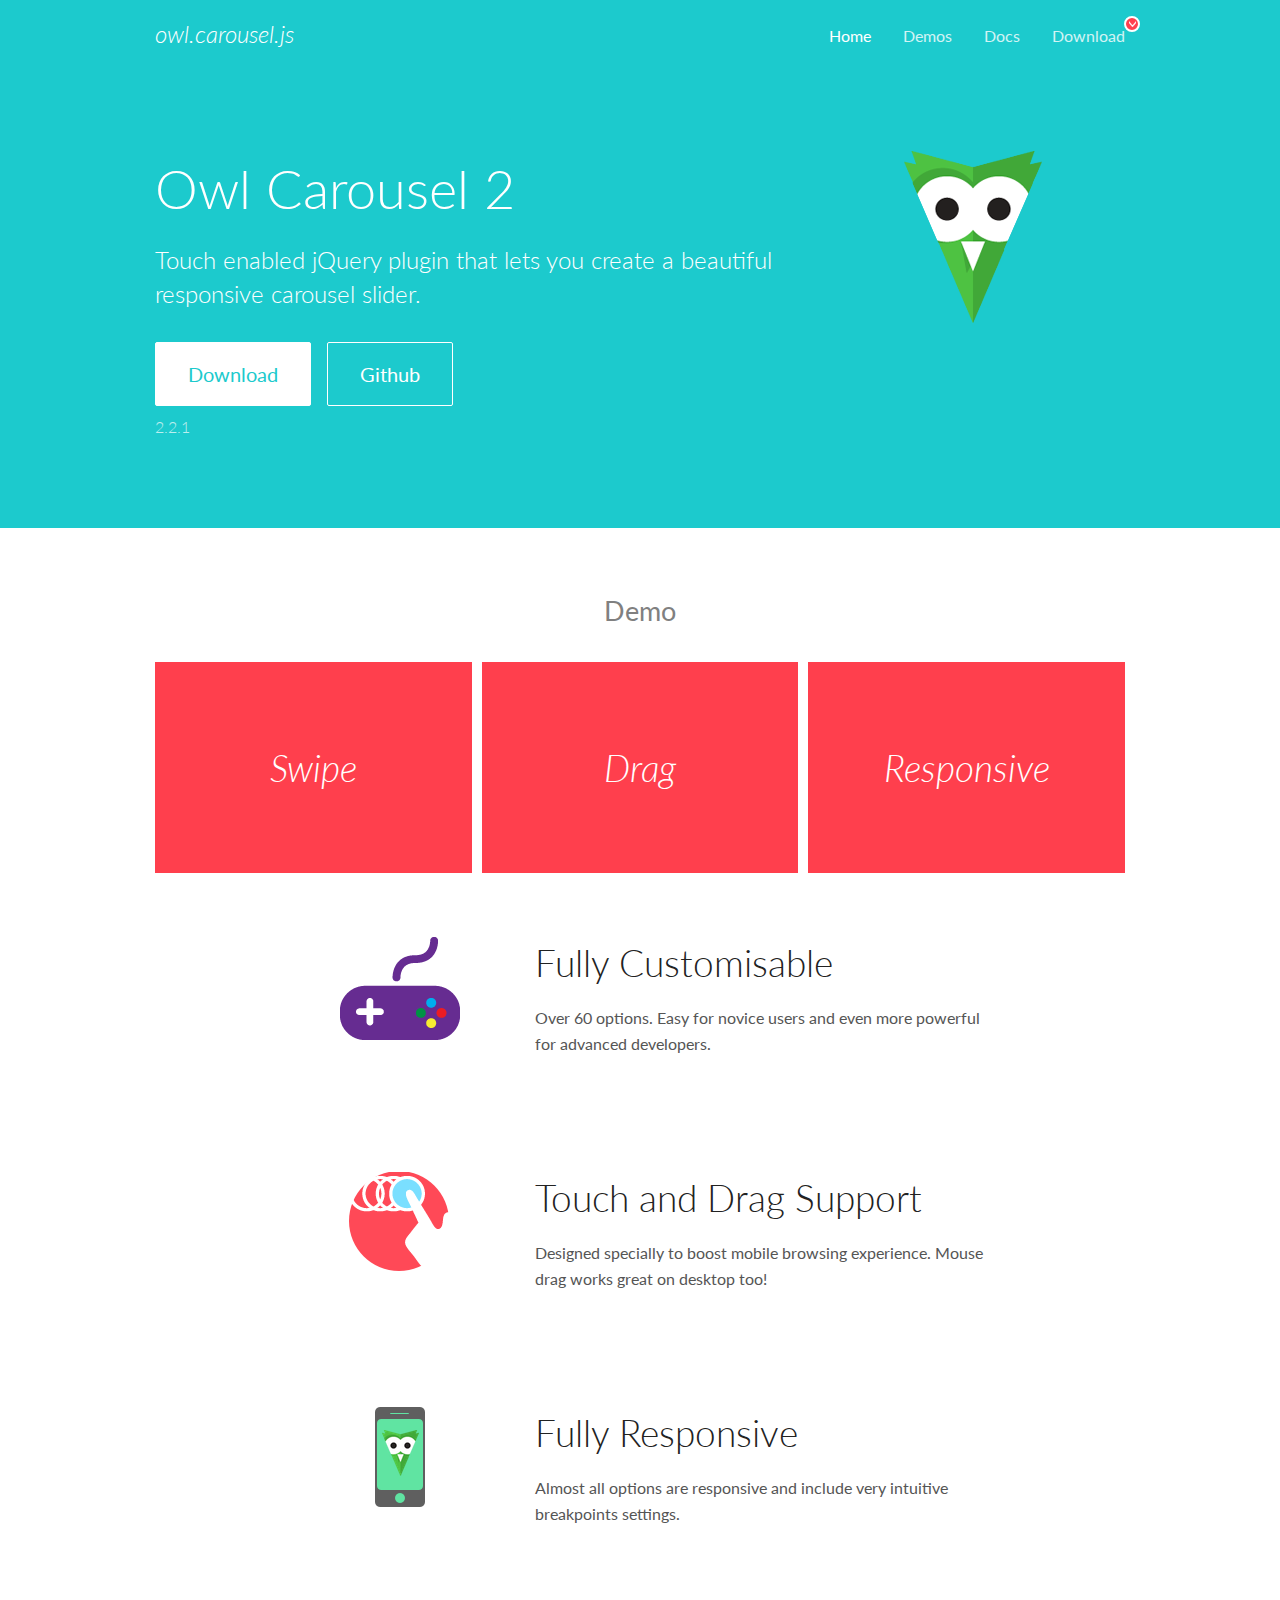
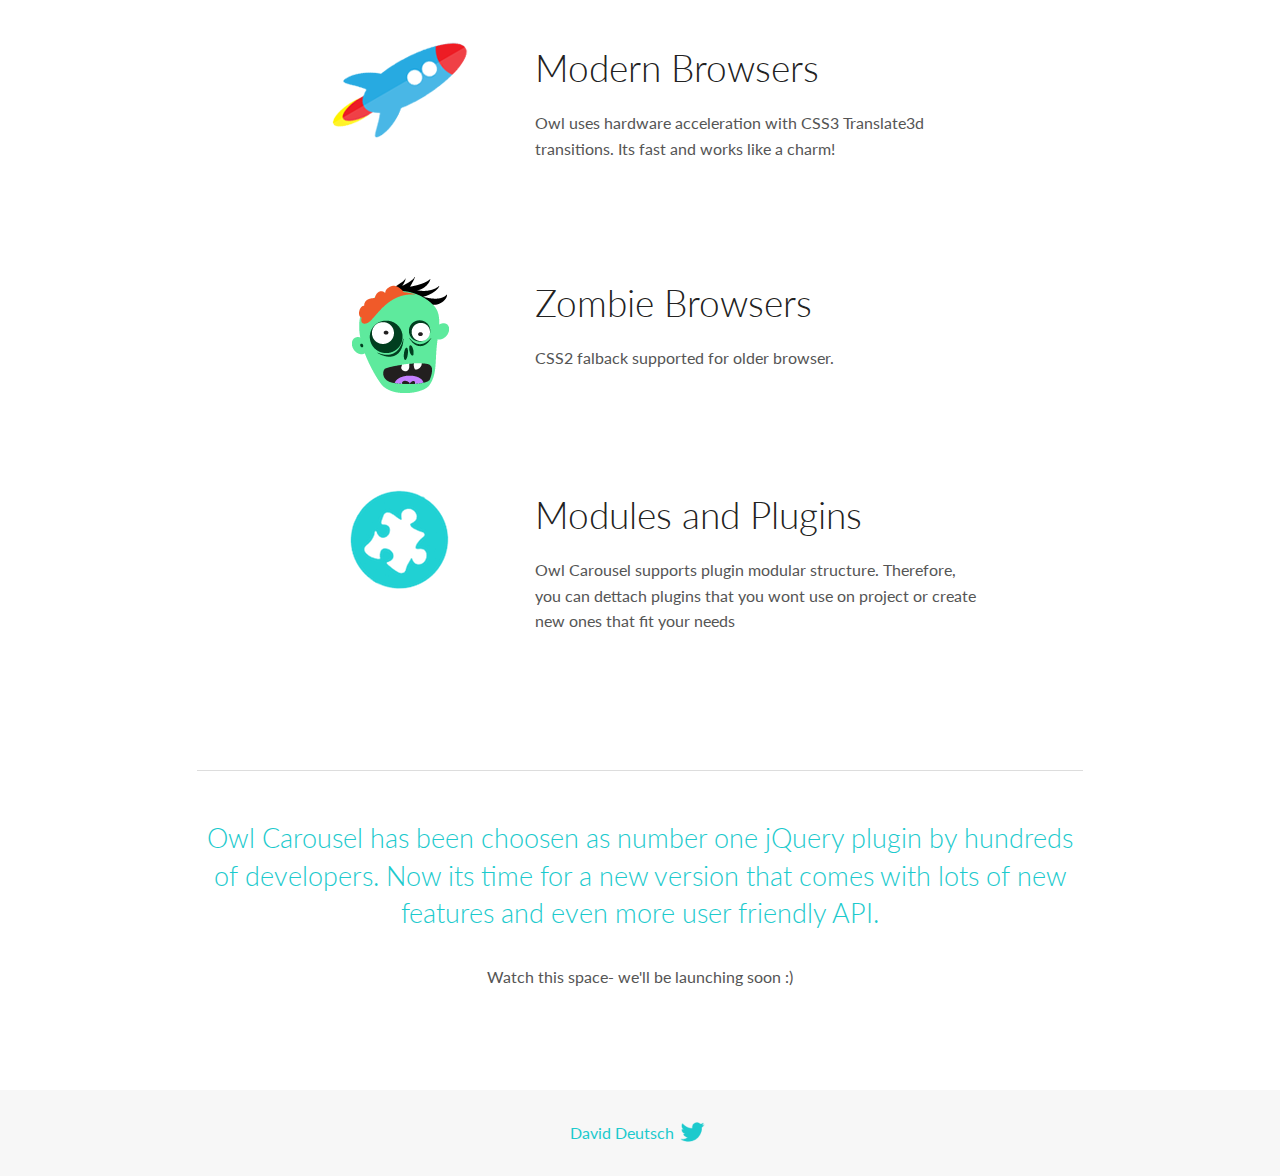
<file: OwlCarousel2-2.2.1/docs/index.html>
<!DOCTYPE html>
<html lang="en">
  <head>

    <!-- head -->
    <meta charset="utf-8">
    <meta name="msapplication-tap-highlight" content="no" />
    <meta name="viewport" content="width=device-width, initial-scale=1.0" />
    <meta name="description" content="Touch enabled jQuery plugin that lets you create beautiful responsive carousel slider.">
    <meta name="author" content="David Deutsch">
    <title>
      Home | Owl Carousel | 2.2.1
    </title>

    <!-- Stylesheets -->
    <link href='https://fonts.googleapis.com/css?family=Lato:300,400,700,400italic,300italic' rel='stylesheet' type='text/css'>
    <link rel="stylesheet" href="assets/css/docs.theme.min.css">

    <!-- Owl Stylesheets -->
    <link rel="stylesheet" href="assets/owlcarousel/assets/owl.carousel.min.css">
    <link rel="stylesheet" href="assets/owlcarousel/assets/owl.theme.default.min.css">

    <!-- HTML5 shim and Respond.js IE8 support of HTML5 elements and media queries -->

    <!--[if lt IE 9]>
      <script src="https://oss.maxcdn.com/libs/html5shiv/3.7.0/html5shiv.js"></script>
      <script src="https://oss.maxcdn.com/libs/respond.js/1.3.0/respond.min.js"></script>
    <![endif]-->

    <!-- Favicons -->
    <link rel="apple-touch-icon-precomposed" sizes="144x144" href="assets/ico/apple-touch-icon-144-precomposed.png">
    <link rel="shortcut icon" href="assets/ico/favicon.png">
    <link rel="shortcut icon" href="favicon.ico">

    <!-- Yeah i know js should not be in header. Its required for demos.-->

    <!-- javascript -->
    <script src="assets/vendors/jquery.min.js"></script>
    <script src="assets/owlcarousel/owl.carousel.js"></script>
  </head>
  <body>

    <!-- header -->
    <header class="header">
      <div class="row">
        <div class="large-12 columns">
          <div class="brand left">
            <h3>
              <a href="/OwlCarousel2/">owl.carousel.js</a> 
            </h3>
          </div>
          <a id="toggle-nav" class="right">
            <span></span> <span></span> <span></span> 
          </a> 
          <div class="nav-bar">
            <ul class="clearfix">
              <li class="active">
                <a href="/OwlCarousel2/index.html">Home</a> 
              </li>
              <li> <a href="/OwlCarousel2/demos/demos.html">Demos</a>  </li>
              <li> <a href="/OwlCarousel2/docs/started-welcome.html">Docs</a>  </li>
              <li>
                <a href="https://github.com/OwlCarousel2/OwlCarousel2/archive/2.2.1.zip">Download</a> 
                <span class="download"></span> 
              </li>
            </ul>
          </div>
        </div>
      </div>
    </header>

    <!-- home panel -->
    <section id="hero">
      <div class="row">
        <div class="large-8 medium-8 columns">
          <h1>Owl Carousel 2</h1>
          <h4>Touch enabled jQuery plugin that lets you create a beautiful responsive carousel slider.</h4>
          <a href="https://github.com/OwlCarousel2/OwlCarousel2/archive/2.2.1.zip" class="hero-button">Download</a> 
          <a href="https://github.com/OwlCarousel2/OwlCarousel2" class="hero-button outline">Github</a> 
          <p>2.2.1</p>
        </div>
        <div class="large-4 medium-4 columns">
          <img class="owl-logo" src="assets/img/owl-logo.png" alt="mr. Owl">
        </div>
      </div>
    </section>

    <!-- body -->
    <div class="home-demo">
      <div class="row">
        <div class="large-12 columns">
          <h3>Demo</h3>
          <div class="owl-carousel">
            <div class="item">
              <h2>Swipe</h2>
            </div>
            <div class="item">
              <h2>Drag</h2>
            </div>
            <div class="item">
              <h2>Responsive</h2>
            </div>
            <div class="item">
              <h2>CSS3</h2>
            </div>
            <div class="item">
              <h2>Fast</h2>
            </div>
            <div class="item">
              <h2>Easy</h2>
            </div>
            <div class="item">
              <h2>Free</h2>
            </div>
            <div class="item">
              <h2>Upgradable</h2>
            </div>
            <div class="item">
              <h2>Tons of options</h2>
            </div>
            <div class="item">
              <h2>Infinity</h2>
            </div>
            <div class="item">
              <h2>Auto Width</h2>
            </div>
          </div>
        </div>
      </div>
    </div>
    <script>
      var owl = $('.owl-carousel');
      owl.owlCarousel({
        margin: 10,
        loop: true,
        responsive: {
          0: {
            items: 1
          },
          600: {
            items: 2
          },
          1000: {
            items: 3
          }
        }
      })
    </script>

    <!-- features -->
    <div id="features">
      <div class="row">
        <div class="small-12 medium-9 small-centered columns">
          <section class="row feature">
            <div class="medium-4 small-12 columns">
              <img src="assets/img/feature-options.png" alt="">
            </div>
            <div class="medium-8 small-12 columns">
              <h2>Fully Customisable</h2>
              <p>Over 60 options. Easy for novice users and even more powerful for advanced developers.</p>
            </div>
          </section>
          <section class="row feature">
            <div class="medium-4 small-12 columns">
              <img src="assets/img/feature-drag.png" alt="">
            </div>
            <div class="medium-8 small-12 columns">
              <h2>Touch and Drag Support</h2>
              <p>Designed specially to boost mobile browsing experience. Mouse drag works great on desktop too!</p>
            </div>
          </section>
          <section class="row feature">
            <div class="medium-4 small-12 columns">
              <img src="assets/img/feature-responsive.png" alt="">
            </div>
            <div class="medium-8 small-12 columns">
              <h2>Fully Responsive</h2>
              <p>Almost all options are responsive and include very intuitive breakpoints settings.</p>
            </div>
          </section>
          <section class="row feature">
            <div class="medium-4 small-12 columns">
              <img src="assets/img/feature-modern.png" alt="">
            </div>
            <div class="medium-8 small-12 columns">
              <h2>Modern Browsers</h2>
              <p>Owl uses hardware acceleration with CSS3 Translate3d transitions. Its fast and works like a charm! </p>
            </div>
          </section>
          <section class="row feature">
            <div class="medium-4 small-12 columns">
              <img src="assets/img/feature-zombie.png" alt="">
            </div>
            <div class="medium-8 small-12 columns">
              <h2>Zombie Browsers</h2>
              <p>CSS2 falback supported for older browser.</p>
            </div>
          </section>
          <section class="row feature">
            <div class="medium-4 small-12 columns">
              <img src="assets/img/feature-module.png" alt="">
            </div>
            <div class="medium-8 small-12 columns">
              <h2>Modules and Plugins</h2>
              <p>Owl Carousel supports plugin modular structure. Therefore, you can dettach plugins that you wont use on project or create new ones that fit your needs</p>
            </div>
          </section>
        </div>
      </div>
    </div>

    <!-- footer -->
    <section id="teaser-text">
      <div class="row">
        <div class="small-12 medium-11 small-centered columns">
          <hr>
          <h3 id="owl-carousel-has-been-choosen-as-number-one-jquery-plugin-by-hundreds-of-developers-now-its-time-for-a-new-version-that-comes-with-lots-of-new-features-and-even-more-user-friendly-api-">Owl Carousel has been choosen as number one jQuery plugin by hundreds of developers. Now its time for a new version that comes with lots of new features and even more user friendly API.</h3>
          <p>Watch this space- we&#39;ll be launching soon :)</p>
        </div>
      </div>
    </section>

    <!-- footer -->
    <footer class="footer">
      <div class="row">
        <div class="large-12 columns">
          <h5>
            <a href="/OwlCarousel2/docs/support-contact.html">David Deutsch</a> 
            <a id="custom-tweet-button" href="https://twitter.com/share?url=https://github.com/OwlCarousel2/OwlCarousel2&text=Owl Carousel - This is so awesome! " target="_blank"></a> 
          </h5>
        </div>
      </div>
    </footer>

    <!-- vendors -->
    <script src="assets/vendors/highlight.js"></script>
    <script src="assets/js/app.js"></script>
  </body>
</html>
</file>
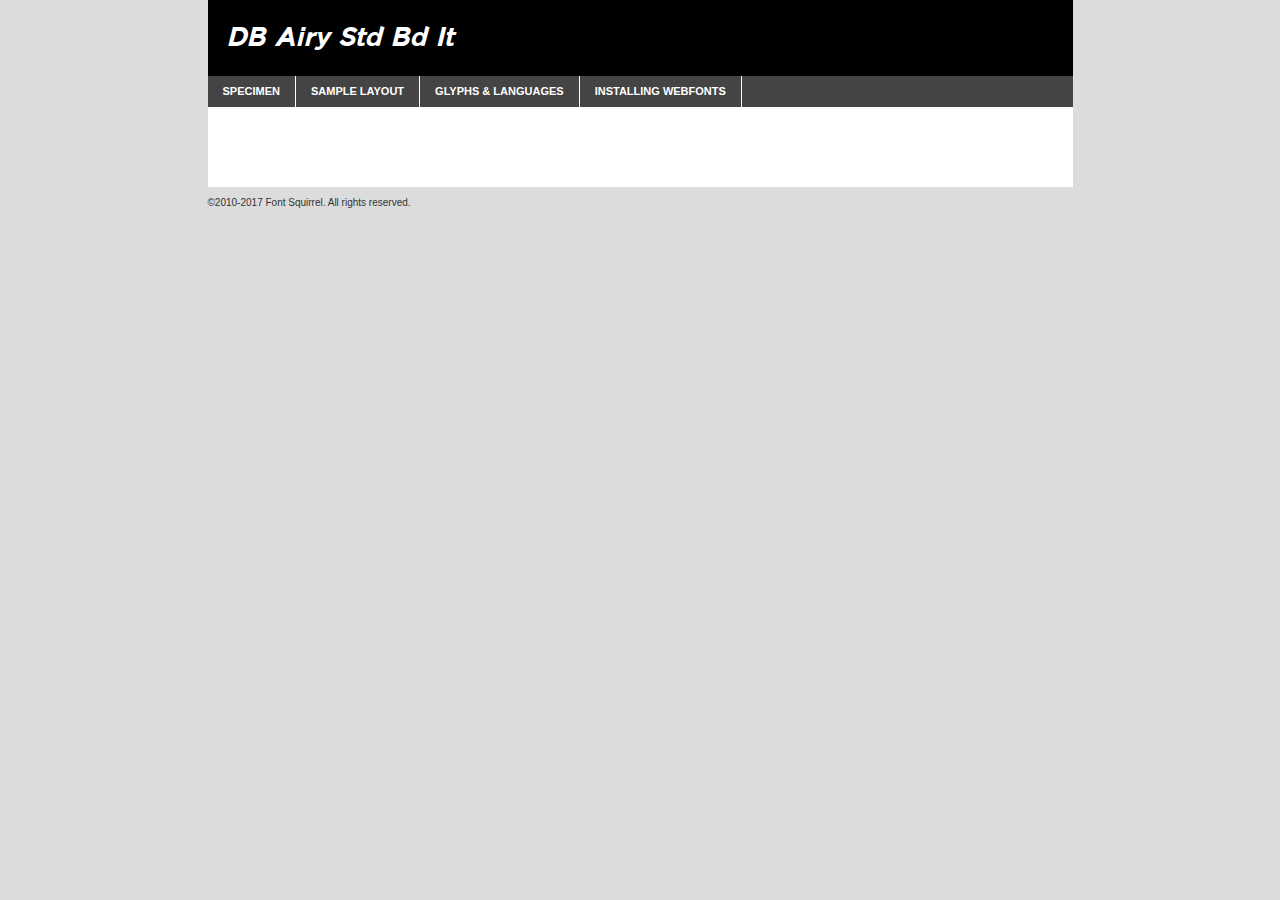
<file: fonts/db_airy_std_bd_it_v3.2-demo.html>
<!DOCTYPE html PUBLIC "-//W3C//DTD XHTML 1.0 Transitional//EN"
	"http://www.w3.org/TR/xhtml1/DTD/xhtml1-transitional.dtd">

<html xmlns="http://www.w3.org/1999/xhtml" xml:lang="en" lang="en">
<head>
	<meta http-equiv="Content-Type" content="text/html; charset=utf-8" />
	<script src="http://ajax.googleapis.com/ajax/libs/jquery/1.7.2/jquery.min.js" type="text/javascript" charset="utf-8"></script>
	<script type="text/javascript">
	(function($){$.fn.easyTabs=function(option){var param=jQuery.extend({fadeSpeed:"fast",defaultContent:1,activeClass:'active'},option);$(this).each(function(){var thisId="#"+this.id;if(param.defaultContent==''){param.defaultContent=1;}
	if(typeof param.defaultContent=="number")
	{var defaultTab=$(thisId+" .tabs li:eq("+(param.defaultContent-1)+") a").attr('href').substr(1);}else{var defaultTab=param.defaultContent;}
	$(thisId+" .tabs li a").each(function(){var tabToHide=$(this).attr('href').substr(1);$("#"+tabToHide).addClass('easytabs-tab-content');});hideAll();changeContent(defaultTab);function hideAll(){$(thisId+" .easytabs-tab-content").hide();}
	function changeContent(tabId){hideAll();$(thisId+" .tabs li").removeClass(param.activeClass);$(thisId+" .tabs li a[href=#"+tabId+"]").closest('li').addClass(param.activeClass);if(param.fadeSpeed!="none")
	{$(thisId+" #"+tabId).fadeIn(param.fadeSpeed);}else{$(thisId+" #"+tabId).show();}}
	$(thisId+" .tabs li").click(function(){var tabId=$(this).find('a').attr('href').substr(1);changeContent(tabId);return false;});});}})(jQuery);
	</script>
	<link rel="stylesheet" href="specimen_files/specimen_stylesheet.css" type="text/css" charset="utf-8" />
	<link rel="stylesheet" href="stylesheet.css" type="text/css" charset="utf-8" />

	<style type="text/css">
					body{
				font-family: 'db_airystd_bd_it';
							}
		</style>

	<title>DB Airy Std Bd It Specimen</title>
	
	
	<script type="text/javascript" charset="utf-8">
		$(document).ready(function() {
			$('#container').easyTabs({defaultContent:1});
		});
	</script>
</head>

<body>
<div id="container">
	<div id="header">
		DB Airy Std Bd It	</div>
	<ul class="tabs">
		<li><a href="#specimen">Specimen</a></li>
		<li><a href="#layout">Sample Layout</a></li>
				<li><a href="#glyphs">Glyphs &amp; Languages</a></li>
		<li><a href="#installing">Installing Webfonts</a></li>
		
	</ul>
	
	<div id="main_content">

		
			<div id="specimen">
		
				<div class="section">
					<div class="grid12 firstcol">
						<div class="huge">AaBb</div>
					</div>
				</div>
		
				<div class="section">
					<div class="glyph_range">A&#x200B;B&#x200b;C&#x200b;D&#x200b;E&#x200b;F&#x200b;G&#x200b;H&#x200b;I&#x200b;J&#x200b;K&#x200b;L&#x200b;M&#x200b;N&#x200b;O&#x200b;P&#x200b;Q&#x200b;R&#x200b;S&#x200b;T&#x200b;U&#x200b;V&#x200b;W&#x200b;X&#x200b;Y&#x200b;Z&#x200b;a&#x200b;b&#x200b;c&#x200b;d&#x200b;e&#x200b;f&#x200b;g&#x200b;h&#x200b;i&#x200b;j&#x200b;k&#x200b;l&#x200b;m&#x200b;n&#x200b;o&#x200b;p&#x200b;q&#x200b;r&#x200b;s&#x200b;t&#x200b;u&#x200b;v&#x200b;w&#x200b;x&#x200b;y&#x200b;z&#x200b;1&#x200b;2&#x200b;3&#x200b;4&#x200b;5&#x200b;6&#x200b;7&#x200b;8&#x200b;9&#x200b;0&#x200b;&amp;&#x200b;.&#x200b;,&#x200b;?&#x200b;!&#x200b;&#64;&#x200b;(&#x200b;)&#x200b;#&#x200b;$&#x200b;%&#x200b;*&#x200b;+&#x200b;-&#x200b;=&#x200b;:&#x200b;;</div>
				</div>
				<div class="section">
					<div class="grid12 firstcol">
						<table class="sample_table">
							<tr><td>10</td><td class="size10">abcdefghijklmnopqrstuvwxyzABCDEFGHIJKLMNOPQRSTUVWXYZ0123456789abcdefghijklmnopqrstuvwxyzABCDEFGHIJKLMNOPQRSTUVWXYZ0123456789abcdefghijklmnopqrstuvwxyzABCDEFGHIJKLMNOPQRSTUVWXYZ</td></tr>
							<tr><td>11</td><td class="size11">abcdefghijklmnopqrstuvwxyzABCDEFGHIJKLMNOPQRSTUVWXYZ0123456789abcdefghijklmnopqrstuvwxyzABCDEFGHIJKLMNOPQRSTUVWXYZ0123456789abcdefghijklmnopqrstuvwxyzABCDEFGHIJKLMNOPQRSTUVWXYZ</td></tr>
							<tr><td>12</td><td class="size12">abcdefghijklmnopqrstuvwxyzABCDEFGHIJKLMNOPQRSTUVWXYZ0123456789abcdefghijklmnopqrstuvwxyzABCDEFGHIJKLMNOPQRSTUVWXYZ0123456789abcdefghijklmnopqrstuvwxyzABCDEFGHIJKLMNOPQRSTUVWXYZ</td></tr>
							<tr><td>13</td><td class="size13">abcdefghijklmnopqrstuvwxyzABCDEFGHIJKLMNOPQRSTUVWXYZ0123456789abcdefghijklmnopqrstuvwxyzABCDEFGHIJKLMNOPQRSTUVWXYZ0123456789abcdefghijklmnopqrstuvwxyzABCDEFGHIJKLMNOPQRSTUVWXYZ</td></tr>
							<tr><td>14</td><td class="size14">abcdefghijklmnopqrstuvwxyzABCDEFGHIJKLMNOPQRSTUVWXYZ0123456789abcdefghijklmnopqrstuvwxyzABCDEFGHIJKLMNOPQRSTUVWXYZ0123456789abcdefghijklmnopqrstuvwxyzABCDEFGHIJKLMNOPQRSTUVWXYZ</td></tr>
							<tr><td>16</td><td class="size16">abcdefghijklmnopqrstuvwxyzABCDEFGHIJKLMNOPQRSTUVWXYZ0123456789abcdefghijklmnopqrstuvwxyzABCDEFGHIJKLMNOPQRSTUVWXYZ</td></tr>
							<tr><td>18</td><td class="size18">abcdefghijklmnopqrstuvwxyzABCDEFGHIJKLMNOPQRSTUVWXYZ0123456789abcdefghijklmnopqrstuvwxyzABCDEFGHIJKLMNOPQRSTUVWXYZ</td></tr>
							<tr><td>20</td><td class="size20">abcdefghijklmnopqrstuvwxyzABCDEFGHIJKLMNOPQRSTUVWXYZ0123456789abcdefghijklmnopqrstuvwxyzABCDEFGHIJKLMNOPQRSTUVWXYZ</td></tr>
							<tr><td>24</td><td class="size24">abcdefghijklmnopqrstuvwxyzABCDEFGHIJKLMNOPQRSTUVWXYZ0123456789abcdefghijklmnopqrstuvwxyzABCDEFGHIJKLMNOPQRSTUVWXYZ</td></tr>
							<tr><td>30</td><td class="size30">abcdefghijklmnopqrstuvwxyzABCDEFGHIJKLMNOPQRSTUVWXYZ0123456789abcdefghijklmnopqrstuvwxyzABCDEFGHIJKLMNOPQRSTUVWXYZ</td></tr>
							<tr><td>36</td><td class="size36">abcdefghijklmnopqrstuvwxyzABCDEFGHIJKLMNOPQRSTUVWXYZ0123456789abcdefghijklmnopqrstuvwxyzABCDEFGHIJKLMNOPQRSTUVWXYZ</td></tr>
							<tr><td>48</td><td class="size48">abcdefghijklmnopqrstuvwxyzABCDEFGHIJKLMNOPQRSTUVWXYZ0123456789abcdefghijklmnopqrstuvwxyzABCDEFGHIJKLMNOPQRSTUVWXYZ</td></tr>
							<tr><td>60</td><td class="size60">abcdefghijklmnopqrstuvwxyzABCDEFGHIJKLMNOPQRSTUVWXYZ0123456789abcdefghijklmnopqrstuvwxyzABCDEFGHIJKLMNOPQRSTUVWXYZ</td></tr>
							<tr><td>72</td><td class="size72">abcdefghijklmnopqrstuvwxyzABCDEFGHIJKLMNOPQRSTUVWXYZ0123456789abcdefghijklmnopqrstuvwxyzABCDEFGHIJKLMNOPQRSTUVWXYZ</td></tr>
							<tr><td>90</td><td class="size90">abcdefghijklmnopqrstuvwxyzABCDEFGHIJKLMNOPQRSTUVWXYZ0123456789abcdefghijklmnopqrstuvwxyzABCDEFGHIJKLMNOPQRSTUVWXYZ</td></tr>
						</table>
				
					</div>
			
				</div>
		
		
		
								<div class="section" id="bodycomparison">


										<div id="xheight">
				<div class="fontbody">&#x25FC;&#x25FC;&#x25FC;&#x25FC;&#x25FC;&#x25FC;&#x25FC;&#x25FC;&#x25FC;&#x25FC;&#x25FC;&#x25FC;&#x25FC;&#x25FC;&#x25FC;&#x25FC;&#x25FC;&#x25FC;&#x25FC;&#x25FC;&#x25FC;&#x25FC;&#x25FC;&#x25FC;&#x25FC;&#x25FC;&#x25FC;&#x25FC;&#x25FC;&#x25FC;&#x25FC;&#x25FC;&#x25FC;&#x25FC;&#x25FC;&#x25FC;&#x25FC;&#x25FC;&#x25FC;&#x25FC;&#x25FC;&#x25FC;&#x25FC;&#x25FC;&#x25FC;&#x25FC;&#x25FC;&#x25FC;&#x25FC;&#x25FC;&#x25FC;&#x25FC;&#x25FC;&#x25FC;&#x25FC;&#x25FC;&#x25FC;&#x25FC;&#x25FC;&#x25FC;&#x25FC;&#x25FC;&#x25FC;&#x25FC;&#x25FC;&#x25FC;&#x25FC;&#x25FC;&#x25FC;&#x25FC;&#x25FC;&#x25FC;&#x25FC;&#x25FC;&#x25FC;&#x25FC;&#x25FC;&#x25FC;&#x25FC;&#x25FC;&#x25FC;&#x25FC;&#x25FC;&#x25FC;&#x25FC;&#x25FC;&#x25FC;&#x25FC;&#x25FC;&#x25FC;&#x25FC;&#x25FC;&#x25FC;&#x25FC;&#x25FC;&#x25FC;&#x25FC;&#x25FC;&#x25FC;body</div><div class="arialbody">body</div><div class="verdanabody">body</div><div class="georgiabody">body</div></div>
										<div class="fontbody" style="z-index:1">
											body<span>DB Airy Std Bd It</span>
										</div>
										<div class="arialbody" style="z-index:1">
											body<span>Arial</span>
										</div>
										<div class="verdanabody" style="z-index:1">
											body<span>Verdana</span>
										</div>
										<div class="georgiabody" style="z-index:1">
											body<span>Georgia</span>
										</div>



								</div>
		
		
				<div class="section psample psample_row1" id="">
					
					<div class="grid2 firstcol">
						<p class="size10"><span>10.</span>Aenean lacinia bibendum nulla sed consectetur. Fusce dapibus, tellus ac cursus commodo, tortor mauris condimentum nibh, ut fermentum massa justo sit amet risus. Nullam id dolor id nibh ultricies vehicula ut id elit. Cum sociis natoque penatibus et magnis dis parturient montes, nascetur ridiculus mus. Nulla vitae elit libero, a pharetra augue.</p>
			
					</div>
					<div class="grid3">
						<p class="size11"><span>11.</span>Aenean lacinia bibendum nulla sed consectetur. Fusce dapibus, tellus ac cursus commodo, tortor mauris condimentum nibh, ut fermentum massa justo sit amet risus. Nullam id dolor id nibh ultricies vehicula ut id elit. Cum sociis natoque penatibus et magnis dis parturient montes, nascetur ridiculus mus. Nulla vitae elit libero, a pharetra augue.</p>
			
					</div>
					<div class="grid3">
						<p class="size12"><span>12.</span>Aenean lacinia bibendum nulla sed consectetur. Fusce dapibus, tellus ac cursus commodo, tortor mauris condimentum nibh, ut fermentum massa justo sit amet risus. Nullam id dolor id nibh ultricies vehicula ut id elit. Cum sociis natoque penatibus et magnis dis parturient montes, nascetur ridiculus mus. Nulla vitae elit libero, a pharetra augue.</p>
			
					</div>
					<div class="grid4">
						<p class="size13"><span>13.</span>Aenean lacinia bibendum nulla sed consectetur. Fusce dapibus, tellus ac cursus commodo, tortor mauris condimentum nibh, ut fermentum massa justo sit amet risus. Nullam id dolor id nibh ultricies vehicula ut id elit. Cum sociis natoque penatibus et magnis dis parturient montes, nascetur ridiculus mus. Nulla vitae elit libero, a pharetra augue.</p>
			
					</div>
					<div class="white_blend"></div>
					
				</div>
				<div class="section psample psample_row2" id="">
					<div class="grid3 firstcol">
						<p class="size14"><span>14.</span>Aenean lacinia bibendum nulla sed consectetur. Fusce dapibus, tellus ac cursus commodo, tortor mauris condimentum nibh, ut fermentum massa justo sit amet risus. Nullam id dolor id nibh ultricies vehicula ut id elit. Cum sociis natoque penatibus et magnis dis parturient montes, nascetur ridiculus mus. Nulla vitae elit libero, a pharetra augue.</p>
			
					</div>
					<div class="grid4">
						<p class="size16"><span>16.</span>Aenean lacinia bibendum nulla sed consectetur. Fusce dapibus, tellus ac cursus commodo, tortor mauris condimentum nibh, ut fermentum massa justo sit amet risus. Nullam id dolor id nibh ultricies vehicula ut id elit. Cum sociis natoque penatibus et magnis dis parturient montes, nascetur ridiculus mus. Nulla vitae elit libero, a pharetra augue.</p>
			
					</div>
					<div class="grid5">
						<p class="size18"><span>18.</span>Aenean lacinia bibendum nulla sed consectetur. Fusce dapibus, tellus ac cursus commodo, tortor mauris condimentum nibh, ut fermentum massa justo sit amet risus. Nullam id dolor id nibh ultricies vehicula ut id elit. Cum sociis natoque penatibus et magnis dis parturient montes, nascetur ridiculus mus. Nulla vitae elit libero, a pharetra augue.</p>
			
					</div>

					<div class="white_blend"></div>

				</div>
				
				<div class="section psample psample_row3" id="">
					<div class="grid5 firstcol">
						<p class="size20"><span>20.</span>Aenean lacinia bibendum nulla sed consectetur. Fusce dapibus, tellus ac cursus commodo, tortor mauris condimentum nibh, ut fermentum massa justo sit amet risus. Nullam id dolor id nibh ultricies vehicula ut id elit. Cum sociis natoque penatibus et magnis dis parturient montes, nascetur ridiculus mus. Nulla vitae elit libero, a pharetra augue.</p>
					</div>
					<div class="grid7">
						<p class="size24"><span>24.</span>Aenean lacinia bibendum nulla sed consectetur. Fusce dapibus, tellus ac cursus commodo, tortor mauris condimentum nibh, ut fermentum massa justo sit amet risus. Nullam id dolor id nibh ultricies vehicula ut id elit. Cum sociis natoque penatibus et magnis dis parturient montes, nascetur ridiculus mus. Nulla vitae elit libero, a pharetra augue.</p>
					</div>
					
					<div class="white_blend"></div>
					
				</div>
				
				<div class="section psample psample_row4" id="">
					<div class="grid12 firstcol">
						<p class="size30"><span>30.</span>Aenean lacinia bibendum nulla sed consectetur. Fusce dapibus, tellus ac cursus commodo, tortor mauris condimentum nibh, ut fermentum massa justo sit amet risus. Nullam id dolor id nibh ultricies vehicula ut id elit. Cum sociis natoque penatibus et magnis dis parturient montes, nascetur ridiculus mus. Nulla vitae elit libero, a pharetra augue.</p>
					</div>
					<div class="white_blend"></div>
					
				</div>
				
				
				
				<div class="section psample psample_row1 fullreverse">
					<div class="grid2 firstcol">
						<p class="size10"><span>10.</span>Aenean lacinia bibendum nulla sed consectetur. Fusce dapibus, tellus ac cursus commodo, tortor mauris condimentum nibh, ut fermentum massa justo sit amet risus. Nullam id dolor id nibh ultricies vehicula ut id elit. Cum sociis natoque penatibus et magnis dis parturient montes, nascetur ridiculus mus. Nulla vitae elit libero, a pharetra augue.</p>
			
					</div>
					<div class="grid3">
						<p class="size11"><span>11.</span>Aenean lacinia bibendum nulla sed consectetur. Fusce dapibus, tellus ac cursus commodo, tortor mauris condimentum nibh, ut fermentum massa justo sit amet risus. Nullam id dolor id nibh ultricies vehicula ut id elit. Cum sociis natoque penatibus et magnis dis parturient montes, nascetur ridiculus mus. Nulla vitae elit libero, a pharetra augue.</p>
			
					</div>
					<div class="grid3">
						<p class="size12"><span>12.</span>Aenean lacinia bibendum nulla sed consectetur. Fusce dapibus, tellus ac cursus commodo, tortor mauris condimentum nibh, ut fermentum massa justo sit amet risus. Nullam id dolor id nibh ultricies vehicula ut id elit. Cum sociis natoque penatibus et magnis dis parturient montes, nascetur ridiculus mus. Nulla vitae elit libero, a pharetra augue.</p>
			
					</div>
					<div class="grid4">
						<p class="size13"><span>13.</span>Aenean lacinia bibendum nulla sed consectetur. Fusce dapibus, tellus ac cursus commodo, tortor mauris condimentum nibh, ut fermentum massa justo sit amet risus. Nullam id dolor id nibh ultricies vehicula ut id elit. Cum sociis natoque penatibus et magnis dis parturient montes, nascetur ridiculus mus. Nulla vitae elit libero, a pharetra augue.</p>
			
					</div>
					<div class="black_blend"></div>
					
				</div>
				
				<div class="section psample psample_row2 fullreverse">
					<div class="grid3 firstcol">
						<p class="size14"><span>14.</span>Aenean lacinia bibendum nulla sed consectetur. Fusce dapibus, tellus ac cursus commodo, tortor mauris condimentum nibh, ut fermentum massa justo sit amet risus. Nullam id dolor id nibh ultricies vehicula ut id elit. Cum sociis natoque penatibus et magnis dis parturient montes, nascetur ridiculus mus. Nulla vitae elit libero, a pharetra augue.</p>
			
					</div>
					<div class="grid4">
						<p class="size16"><span>16.</span>Aenean lacinia bibendum nulla sed consectetur. Fusce dapibus, tellus ac cursus commodo, tortor mauris condimentum nibh, ut fermentum massa justo sit amet risus. Nullam id dolor id nibh ultricies vehicula ut id elit. Cum sociis natoque penatibus et magnis dis parturient montes, nascetur ridiculus mus. Nulla vitae elit libero, a pharetra augue.</p>
			
					</div>
					<div class="grid5">
						<p class="size18"><span>18.</span>Aenean lacinia bibendum nulla sed consectetur. Fusce dapibus, tellus ac cursus commodo, tortor mauris condimentum nibh, ut fermentum massa justo sit amet risus. Nullam id dolor id nibh ultricies vehicula ut id elit. Cum sociis natoque penatibus et magnis dis parturient montes, nascetur ridiculus mus. Nulla vitae elit libero, a pharetra augue.</p>
			
					</div>
					<div class="black_blend"></div>

				</div>
				
				<div class="section psample fullreverse psample_row3" id="">
					<div class="grid5 firstcol">
						<p class="size20"><span>20.</span>Aenean lacinia bibendum nulla sed consectetur. Fusce dapibus, tellus ac cursus commodo, tortor mauris condimentum nibh, ut fermentum massa justo sit amet risus. Nullam id dolor id nibh ultricies vehicula ut id elit. Cum sociis natoque penatibus et magnis dis parturient montes, nascetur ridiculus mus. Nulla vitae elit libero, a pharetra augue.</p>
					</div>
					<div class="grid7">
						<p class="size24"><span>24.</span>Aenean lacinia bibendum nulla sed consectetur. Fusce dapibus, tellus ac cursus commodo, tortor mauris condimentum nibh, ut fermentum massa justo sit amet risus. Nullam id dolor id nibh ultricies vehicula ut id elit. Cum sociis natoque penatibus et magnis dis parturient montes, nascetur ridiculus mus. Nulla vitae elit libero, a pharetra augue.</p>
					</div>
					
					<div class="black_blend"></div>
					
				</div>
				
				<div class="section psample fullreverse psample_row4" id="" style="border-bottom: 20px #000 solid;">
					<div class="grid12 firstcol">
						<p class="size30"><span>30.</span>Aenean lacinia bibendum nulla sed consectetur. Fusce dapibus, tellus ac cursus commodo, tortor mauris condimentum nibh, ut fermentum massa justo sit amet risus. Nullam id dolor id nibh ultricies vehicula ut id elit. Cum sociis natoque penatibus et magnis dis parturient montes, nascetur ridiculus mus. Nulla vitae elit libero, a pharetra augue.</p>
					</div>
					<div class="black_blend"></div>
					
				</div>
				
				
				
				
			</div>
			
			<div id="layout">
				
				<div class="section">
					
					<div class="grid12 firstcol">
						<h1>Lorem Ipsum Dolor</h1>
						<h2>Etiam porta sem malesuada magna mollis euismod</h2>
						
						<p class="byline">By <a href="#link">Aenean Lacinia</a></p>
					</div>
				</div>
				<div class="section">
					<div class="grid8 firstcol">
						<p class="large">Donec sed odio dui. Morbi leo risus, porta ac consectetur ac, vestibulum at eros. Fusce dapibus, tellus ac cursus commodo, tortor mauris condimentum nibh, ut fermentum massa justo sit amet risus. </p>

						
						<h3>Pellentesque ornare sem</h3>

						<p>Maecenas sed diam eget risus varius blandit sit amet non magna. Maecenas faucibus mollis interdum. Donec ullamcorper nulla non metus auctor fringilla. Nullam id dolor id nibh ultricies vehicula ut id elit. Nullam id dolor id nibh ultricies vehicula ut id elit. </p>

						<p>Aenean eu leo quam. Pellentesque ornare sem lacinia quam venenatis vestibulum. Lorem ipsum dolor sit amet, consectetur adipiscing elit. Cum sociis natoque penatibus et magnis dis parturient montes, nascetur ridiculus mus. </p>

						<p>Nulla vitae elit libero, a pharetra augue. Praesent commodo cursus magna, vel scelerisque nisl consectetur et. Aenean lacinia bibendum nulla sed consectetur. </p>

						<p>Nullam quis risus eget urna mollis ornare vel eu leo. Nullam quis risus eget urna mollis ornare vel eu leo. Maecenas sed diam eget risus varius blandit sit amet non magna. Donec ullamcorper nulla non metus auctor fringilla. </p>

						<h3>Cras mattis consectetur</h3>

						<p>Aenean eu leo quam. Pellentesque ornare sem lacinia quam venenatis vestibulum. Aenean lacinia bibendum nulla sed consectetur. Integer posuere erat a ante venenatis dapibus posuere velit aliquet. Cras mattis consectetur purus sit amet fermentum. </p>

						<p>Nullam id dolor id nibh ultricies vehicula ut id elit. Nullam quis risus eget urna mollis ornare vel eu leo. Cras mattis consectetur purus sit amet fermentum.</p>
					</div>
					
					<div class="grid4 sidebar">
						
						<div class="box reverse">
							<p class="last">Nullam quis risus eget urna mollis ornare vel eu leo. Donec ullamcorper nulla non metus auctor fringilla. Cras mattis consectetur purus sit amet fermentum. Sed posuere consectetur est at lobortis. Lorem ipsum dolor sit amet, consectetur adipiscing elit. </p>
						</div>
						
						<p class="caption">Maecenas sed diam eget risus varius.</p>

						<p>Vestibulum id ligula porta felis euismod semper. Integer posuere erat a ante venenatis dapibus posuere velit aliquet. Vestibulum id ligula porta felis euismod semper. Sed posuere consectetur est at lobortis. Maecenas sed diam eget risus varius blandit sit amet non magna. Fusce dapibus, tellus ac cursus commodo, tortor mauris condimentum nibh, ut fermentum massa justo sit amet risus. </p>

					

						<p>Duis mollis, est non commodo luctus, nisi erat porttitor ligula, eget lacinia odio sem nec elit. Aenean lacinia bibendum nulla sed consectetur. Vivamus sagittis lacus vel augue laoreet rutrum faucibus dolor auctor. Aenean lacinia bibendum nulla sed consectetur. Nullam quis risus eget urna mollis ornare vel eu leo. </p>

						<p>Praesent commodo cursus magna, vel scelerisque nisl consectetur et. Donec ullamcorper nulla non metus auctor fringilla. Maecenas faucibus mollis interdum. Fusce dapibus, tellus ac cursus commodo, tortor mauris condimentum nibh, ut fermentum massa justo sit amet risus. </p>

					</div>
				</div>
				
			</div>


			



		<div id="glyphs">
			<div class="section">
				<div class="grid12 firstcol">
			
				<h1>Language Support</h1>
				<p>The subset of DB Airy Std Bd It in this kit supports the following languages:<br />
			
					English, Arrernte, Bislama, Cebuano, Fijian, Gilbertese, Hmong, Ibanag, Iloko_ilokano, Interglossa_glosa, Interlingua, Lojban, Norfolk_pitcairnese, Oromo, Rotokas, Seychelles_creole, Shona, Somali, Southern_ndebele, Swahili, Swati_swazi, Tok_pisin, Warlpiri, Xhosa, Zulu, Latinbasic, Ubasic, Demo				</p>
				<h1>Glyph Chart</h1>
				<p>The subset of DB Airy Std Bd It in this kit includes all the glyphs listed below. Unicode entities are included above each glyph to help you insert individual characters into your layout.</p>
				<div id="glyph_chart">
			
																				 <div><p>&amp;#13;</p>&#13;</div>
																				 <div><p>&amp;#32;</p>&#32;</div>
																				 <div><p>&amp;#33;</p>&#33;</div>
																				 <div><p>&amp;#34;</p>&#34;</div>
																				 <div><p>&amp;#35;</p>&#35;</div>
																				 <div><p>&amp;#36;</p>&#36;</div>
																				 <div><p>&amp;#37;</p>&#37;</div>
																				 <div><p>&amp;#38;</p>&#38;</div>
																				 <div><p>&amp;#39;</p>&#39;</div>
																				 <div><p>&amp;#40;</p>&#40;</div>
																				 <div><p>&amp;#41;</p>&#41;</div>
																				 <div><p>&amp;#42;</p>&#42;</div>
																				 <div><p>&amp;#43;</p>&#43;</div>
																				 <div><p>&amp;#44;</p>&#44;</div>
																				 <div><p>&amp;#45;</p>&#45;</div>
																				 <div><p>&amp;#46;</p>&#46;</div>
																				 <div><p>&amp;#47;</p>&#47;</div>
																				 <div><p>&amp;#48;</p>&#48;</div>
																				 <div><p>&amp;#49;</p>&#49;</div>
																				 <div><p>&amp;#50;</p>&#50;</div>
																				 <div><p>&amp;#51;</p>&#51;</div>
																				 <div><p>&amp;#52;</p>&#52;</div>
																				 <div><p>&amp;#53;</p>&#53;</div>
																				 <div><p>&amp;#54;</p>&#54;</div>
																				 <div><p>&amp;#55;</p>&#55;</div>
																				 <div><p>&amp;#56;</p>&#56;</div>
																				 <div><p>&amp;#57;</p>&#57;</div>
																				 <div><p>&amp;#58;</p>&#58;</div>
																				 <div><p>&amp;#59;</p>&#59;</div>
																				 <div><p>&amp;#60;</p>&#60;</div>
																				 <div><p>&amp;#61;</p>&#61;</div>
																				 <div><p>&amp;#62;</p>&#62;</div>
																				 <div><p>&amp;#63;</p>&#63;</div>
																				 <div><p>&amp;#64;</p>&#64;</div>
																				 <div><p>&amp;#65;</p>&#65;</div>
																				 <div><p>&amp;#66;</p>&#66;</div>
																				 <div><p>&amp;#67;</p>&#67;</div>
																				 <div><p>&amp;#68;</p>&#68;</div>
																				 <div><p>&amp;#69;</p>&#69;</div>
																				 <div><p>&amp;#70;</p>&#70;</div>
																				 <div><p>&amp;#71;</p>&#71;</div>
																				 <div><p>&amp;#72;</p>&#72;</div>
																				 <div><p>&amp;#73;</p>&#73;</div>
																				 <div><p>&amp;#74;</p>&#74;</div>
																				 <div><p>&amp;#75;</p>&#75;</div>
																				 <div><p>&amp;#76;</p>&#76;</div>
																				 <div><p>&amp;#77;</p>&#77;</div>
																				 <div><p>&amp;#78;</p>&#78;</div>
																				 <div><p>&amp;#79;</p>&#79;</div>
																				 <div><p>&amp;#80;</p>&#80;</div>
																				 <div><p>&amp;#81;</p>&#81;</div>
																				 <div><p>&amp;#82;</p>&#82;</div>
																				 <div><p>&amp;#83;</p>&#83;</div>
																				 <div><p>&amp;#84;</p>&#84;</div>
																				 <div><p>&amp;#85;</p>&#85;</div>
																				 <div><p>&amp;#86;</p>&#86;</div>
																				 <div><p>&amp;#87;</p>&#87;</div>
																				 <div><p>&amp;#88;</p>&#88;</div>
																				 <div><p>&amp;#89;</p>&#89;</div>
																				 <div><p>&amp;#90;</p>&#90;</div>
																				 <div><p>&amp;#91;</p>&#91;</div>
																				 <div><p>&amp;#92;</p>&#92;</div>
																				 <div><p>&amp;#93;</p>&#93;</div>
																				 <div><p>&amp;#94;</p>&#94;</div>
																				 <div><p>&amp;#95;</p>&#95;</div>
																				 <div><p>&amp;#96;</p>&#96;</div>
																				 <div><p>&amp;#97;</p>&#97;</div>
																				 <div><p>&amp;#98;</p>&#98;</div>
																				 <div><p>&amp;#99;</p>&#99;</div>
																				 <div><p>&amp;#100;</p>&#100;</div>
																				 <div><p>&amp;#101;</p>&#101;</div>
																				 <div><p>&amp;#102;</p>&#102;</div>
																				 <div><p>&amp;#103;</p>&#103;</div>
																				 <div><p>&amp;#104;</p>&#104;</div>
																				 <div><p>&amp;#105;</p>&#105;</div>
																				 <div><p>&amp;#106;</p>&#106;</div>
																				 <div><p>&amp;#107;</p>&#107;</div>
																				 <div><p>&amp;#108;</p>&#108;</div>
																				 <div><p>&amp;#109;</p>&#109;</div>
																				 <div><p>&amp;#110;</p>&#110;</div>
																				 <div><p>&amp;#111;</p>&#111;</div>
																				 <div><p>&amp;#112;</p>&#112;</div>
																				 <div><p>&amp;#113;</p>&#113;</div>
																				 <div><p>&amp;#114;</p>&#114;</div>
																				 <div><p>&amp;#115;</p>&#115;</div>
																				 <div><p>&amp;#116;</p>&#116;</div>
																				 <div><p>&amp;#117;</p>&#117;</div>
																				 <div><p>&amp;#118;</p>&#118;</div>
																				 <div><p>&amp;#119;</p>&#119;</div>
																				 <div><p>&amp;#120;</p>&#120;</div>
																				 <div><p>&amp;#121;</p>&#121;</div>
																				 <div><p>&amp;#122;</p>&#122;</div>
																				 <div><p>&amp;#123;</p>&#123;</div>
																				 <div><p>&amp;#124;</p>&#124;</div>
																				 <div><p>&amp;#125;</p>&#125;</div>
																				 <div><p>&amp;#126;</p>&#126;</div>
																				 <div><p>&amp;#160;</p>&#160;</div>
																				 <div><p>&amp;#162;</p>&#162;</div>
																				 <div><p>&amp;#163;</p>&#163;</div>
																				 <div><p>&amp;#165;</p>&#165;</div>
																				 <div><p>&amp;#169;</p>&#169;</div>
																				 <div><p>&amp;#171;</p>&#171;</div>
																				 <div><p>&amp;#173;</p>&#173;</div>
																				 <div><p>&amp;#174;</p>&#174;</div>
																				 <div><p>&amp;#177;</p>&#177;</div>
																				 <div><p>&amp;#187;</p>&#187;</div>
																				 <div><p>&amp;#188;</p>&#188;</div>
																				 <div><p>&amp;#189;</p>&#189;</div>
																				 <div><p>&amp;#190;</p>&#190;</div>
																				 <div><p>&amp;#215;</p>&#215;</div>
																				 <div><p>&amp;#247;</p>&#247;</div>
																				 <div><p>&amp;#3585;</p>&#3585;</div>
																				 <div><p>&amp;#3586;</p>&#3586;</div>
																				 <div><p>&amp;#3587;</p>&#3587;</div>
																				 <div><p>&amp;#3588;</p>&#3588;</div>
																				 <div><p>&amp;#3589;</p>&#3589;</div>
																				 <div><p>&amp;#3590;</p>&#3590;</div>
																				 <div><p>&amp;#3591;</p>&#3591;</div>
																				 <div><p>&amp;#3592;</p>&#3592;</div>
																				 <div><p>&amp;#3593;</p>&#3593;</div>
																				 <div><p>&amp;#3594;</p>&#3594;</div>
																				 <div><p>&amp;#3595;</p>&#3595;</div>
																				 <div><p>&amp;#3596;</p>&#3596;</div>
																				 <div><p>&amp;#3597;</p>&#3597;</div>
																				 <div><p>&amp;#3598;</p>&#3598;</div>
																				 <div><p>&amp;#3599;</p>&#3599;</div>
																				 <div><p>&amp;#3600;</p>&#3600;</div>
																				 <div><p>&amp;#3601;</p>&#3601;</div>
																				 <div><p>&amp;#3602;</p>&#3602;</div>
																				 <div><p>&amp;#3603;</p>&#3603;</div>
																				 <div><p>&amp;#3604;</p>&#3604;</div>
																				 <div><p>&amp;#3605;</p>&#3605;</div>
																				 <div><p>&amp;#3606;</p>&#3606;</div>
																				 <div><p>&amp;#3607;</p>&#3607;</div>
																				 <div><p>&amp;#3608;</p>&#3608;</div>
																				 <div><p>&amp;#3609;</p>&#3609;</div>
																				 <div><p>&amp;#3610;</p>&#3610;</div>
																				 <div><p>&amp;#3611;</p>&#3611;</div>
																				 <div><p>&amp;#3612;</p>&#3612;</div>
																				 <div><p>&amp;#3613;</p>&#3613;</div>
																				 <div><p>&amp;#3614;</p>&#3614;</div>
																				 <div><p>&amp;#3615;</p>&#3615;</div>
																				 <div><p>&amp;#3616;</p>&#3616;</div>
																				 <div><p>&amp;#3617;</p>&#3617;</div>
																				 <div><p>&amp;#3618;</p>&#3618;</div>
																				 <div><p>&amp;#3619;</p>&#3619;</div>
																				 <div><p>&amp;#3620;</p>&#3620;</div>
																				 <div><p>&amp;#3621;</p>&#3621;</div>
																				 <div><p>&amp;#3622;</p>&#3622;</div>
																				 <div><p>&amp;#3623;</p>&#3623;</div>
																				 <div><p>&amp;#3624;</p>&#3624;</div>
																				 <div><p>&amp;#3625;</p>&#3625;</div>
																				 <div><p>&amp;#3626;</p>&#3626;</div>
																				 <div><p>&amp;#3627;</p>&#3627;</div>
																				 <div><p>&amp;#3628;</p>&#3628;</div>
																				 <div><p>&amp;#3629;</p>&#3629;</div>
																				 <div><p>&amp;#3630;</p>&#3630;</div>
																				 <div><p>&amp;#3631;</p>&#3631;</div>
																				 <div><p>&amp;#3632;</p>&#3632;</div>
																				 <div><p>&amp;#3633;</p>&#3633;</div>
																				 <div><p>&amp;#3634;</p>&#3634;</div>
																				 <div><p>&amp;#3635;</p>&#3635;</div>
																				 <div><p>&amp;#3636;</p>&#3636;</div>
																				 <div><p>&amp;#3637;</p>&#3637;</div>
																				 <div><p>&amp;#3638;</p>&#3638;</div>
																				 <div><p>&amp;#3639;</p>&#3639;</div>
																				 <div><p>&amp;#3640;</p>&#3640;</div>
																				 <div><p>&amp;#3641;</p>&#3641;</div>
																				 <div><p>&amp;#3642;</p>&#3642;</div>
																				 <div><p>&amp;#3645;</p>&#3645;</div>
																				 <div><p>&amp;#3646;</p>&#3646;</div>
																				 <div><p>&amp;#3647;</p>&#3647;</div>
																				 <div><p>&amp;#3648;</p>&#3648;</div>
																				 <div><p>&amp;#3649;</p>&#3649;</div>
																				 <div><p>&amp;#3650;</p>&#3650;</div>
																				 <div><p>&amp;#3651;</p>&#3651;</div>
																				 <div><p>&amp;#3652;</p>&#3652;</div>
																				 <div><p>&amp;#3653;</p>&#3653;</div>
																				 <div><p>&amp;#3654;</p>&#3654;</div>
																				 <div><p>&amp;#3655;</p>&#3655;</div>
																				 <div><p>&amp;#3656;</p>&#3656;</div>
																				 <div><p>&amp;#3657;</p>&#3657;</div>
																				 <div><p>&amp;#3658;</p>&#3658;</div>
																				 <div><p>&amp;#3659;</p>&#3659;</div>
																				 <div><p>&amp;#3660;</p>&#3660;</div>
																				 <div><p>&amp;#3661;</p>&#3661;</div>
																				 <div><p>&amp;#3662;</p>&#3662;</div>
																				 <div><p>&amp;#3663;</p>&#3663;</div>
																				 <div><p>&amp;#3664;</p>&#3664;</div>
																				 <div><p>&amp;#3665;</p>&#3665;</div>
																				 <div><p>&amp;#3666;</p>&#3666;</div>
																				 <div><p>&amp;#3667;</p>&#3667;</div>
																				 <div><p>&amp;#3668;</p>&#3668;</div>
																				 <div><p>&amp;#3669;</p>&#3669;</div>
																				 <div><p>&amp;#3670;</p>&#3670;</div>
																				 <div><p>&amp;#3671;</p>&#3671;</div>
																				 <div><p>&amp;#3672;</p>&#3672;</div>
																				 <div><p>&amp;#3673;</p>&#3673;</div>
																				 <div><p>&amp;#3674;</p>&#3674;</div>
																				 <div><p>&amp;#3675;</p>&#3675;</div>
																				 <div><p>&amp;#8192;</p>&#8192;</div>
																				 <div><p>&amp;#8193;</p>&#8193;</div>
																				 <div><p>&amp;#8194;</p>&#8194;</div>
																				 <div><p>&amp;#8195;</p>&#8195;</div>
																				 <div><p>&amp;#8196;</p>&#8196;</div>
																				 <div><p>&amp;#8197;</p>&#8197;</div>
																				 <div><p>&amp;#8198;</p>&#8198;</div>
																				 <div><p>&amp;#8199;</p>&#8199;</div>
																				 <div><p>&amp;#8200;</p>&#8200;</div>
																				 <div><p>&amp;#8201;</p>&#8201;</div>
																				 <div><p>&amp;#8202;</p>&#8202;</div>
																				 <div><p>&amp;#8203;</p>&#8203;</div>
																				 <div><p>&amp;#8208;</p>&#8208;</div>
																				 <div><p>&amp;#8209;</p>&#8209;</div>
																				 <div><p>&amp;#8210;</p>&#8210;</div>
																				 <div><p>&amp;#8211;</p>&#8211;</div>
																				 <div><p>&amp;#8212;</p>&#8212;</div>
																				 <div><p>&amp;#8216;</p>&#8216;</div>
																				 <div><p>&amp;#8217;</p>&#8217;</div>
																				 <div><p>&amp;#8220;</p>&#8220;</div>
																				 <div><p>&amp;#8221;</p>&#8221;</div>
																				 <div><p>&amp;#8226;</p>&#8226;</div>
																				 <div><p>&amp;#8230;</p>&#8230;</div>
																				 <div><p>&amp;#8239;</p>&#8239;</div>
																				 <div><p>&amp;#8287;</p>&#8287;</div>
																				 <div><p>&amp;#8364;</p>&#8364;</div>
																				 <div><p>&amp;#8482;</p>&#8482;</div>
																				 <div><p>&amp;#8804;</p>&#8804;</div>
																				 <div><p>&amp;#8805;</p>&#8805;</div>
																				 <div><p>&amp;#9676;</p>&#9676;</div>
																				 <div><p>&amp;#9724;</p>&#9724;</div>
																				 <div><p>&amp;#63232;</p>&#63232;</div>
																				 <div><p>&amp;#63233;</p>&#63233;</div>
																				 <div><p>&amp;#63234;</p>&#63234;</div>
																				 <div><p>&amp;#63235;</p>&#63235;</div>
																				 <div><p>&amp;#63236;</p>&#63236;</div>
																				 <div><p>&amp;#63237;</p>&#63237;</div>
																				 <div><p>&amp;#63238;</p>&#63238;</div>
																				 <div><p>&amp;#63239;</p>&#63239;</div>
																				 <div><p>&amp;#63240;</p>&#63240;</div>
																				 <div><p>&amp;#63241;</p>&#63241;</div>
																				 <div><p>&amp;#63242;</p>&#63242;</div>
																				 <div><p>&amp;#63243;</p>&#63243;</div>
																				 <div><p>&amp;#63244;</p>&#63244;</div>
																				 <div><p>&amp;#63245;</p>&#63245;</div>
																				 <div><p>&amp;#63246;</p>&#63246;</div>
																				 <div><p>&amp;#63247;</p>&#63247;</div>
																				 <div><p>&amp;#63248;</p>&#63248;</div>
																				 <div><p>&amp;#63249;</p>&#63249;</div>
																				 <div><p>&amp;#63250;</p>&#63250;</div>
																				 <div><p>&amp;#63251;</p>&#63251;</div>
																				 <div><p>&amp;#63252;</p>&#63252;</div>
																				 <div><p>&amp;#63253;</p>&#63253;</div>
																				 <div><p>&amp;#63254;</p>&#63254;</div>
																				 <div><p>&amp;#63255;</p>&#63255;</div>
																				 <div><p>&amp;#63256;</p>&#63256;</div>
																				 <div><p>&amp;#63257;</p>&#63257;</div>
																				 <div><p>&amp;#63258;</p>&#63258;</div>
																				 <div><p>&amp;#63261;</p>&#63261;</div>
																				 <div><p>&amp;#63616;</p>&#63616;</div>
																																																																																																																																																																																																																																																																																																																																																																																																																																																																																																																																																																																								</div>	
				</div>
		
		
			</div>
		</div>
		
		
		<div id="specs">
			
		</div>
	
		<div id="installing">
			<div class="section">
				<div class="grid7 firstcol">
					<h1>Installing Webfonts</h1>
					
					<p>Webfonts are supported by all major browser platforms but not all in the same way. There are currently four different font formats that must be included in order to target all browsers. This includes TTF, WOFF, EOT and SVG.</p>
					
					<h2>1. Upload your webfonts</h2>
					<p>You must upload your webfont kit to your website. They should be in or near the same directory as your CSS files.</p>
					
					<h2>2. Include the webfont stylesheet</h2>
					<p>A special CSS @font-face declaration helps the various browsers select the appropriate font it needs without causing you a bunch of headaches. Learn more about this syntax by reading the <a href="https://www.fontspring.com/blog/further-hardening-of-the-bulletproof-syntax">Fontspring blog post</a> about it. The code for it is as follows:</p>


<code>
@font-face{ 
	font-family: 'MyWebFont';
	src: url('WebFont.eot');
	src: url('WebFont.eot?#iefix') format('embedded-opentype'),
	     url('WebFont.woff') format('woff'),
	     url('WebFont.ttf') format('truetype'),
	     url('WebFont.svg#webfont') format('svg');
}
</code>

	<p>We've already gone ahead and generated the code for you. All you have to do is link to the stylesheet in your HTML, like this:</p>
	<code>&lt;link rel=&quot;stylesheet&quot; href=&quot;stylesheet.css&quot; type=&quot;text/css&quot; charset=&quot;utf-8&quot; /&gt;</code>

					<h2>3. Modify your own stylesheet</h2>
					<p>To take advantage of your new fonts, you must tell your stylesheet to use them. Look at the original @font-face declaration above and find the property called "font-family." The name linked there will be what you use to reference the font. Prepend that webfont name to the font stack in the "font-family" property, inside the selector you want to change. For example:</p>
<code>p { font-family: 'WebFont', Arial, sans-serif; }</code>

<h2>4. Test</h2>
<p>Getting webfonts to work cross-browser <em>can</em> be tricky. Use the information in the sidebar to help you if you find that fonts aren't loading in a particular browser.</p>
				</div>
				
				<div class="grid5 sidebar">
					<div class="box">
						<h2>Troubleshooting<br />Font-Face Problems</h2>
						<p>Having trouble getting your webfonts to load in your new website? Here are some tips to sort out what might be the problem.</p>

						<h3>Fonts not showing in any browser</h3>

						<p>This sounds like you need to work on the plumbing. You either did not upload the fonts to the correct directory, or you did not link the fonts properly in the CSS. If you've confirmed that all this is correct and you still have a problem, take a look at your .htaccess file and see if requests are getting intercepted.</p>

						<h3>Fonts not loading in iPhone or iPad</h3>

						<p>The most common problem here is that you are serving the fonts from an IIS server. IIS refuses to serve files that have unknown MIME types. If that is the case, you must set the MIME type for SVG to "image/svg+xml" in the server settings. Follow these instructions from Microsoft if you need help.</p>

						<h3>Fonts not loading in Firefox</h3>

						<p>The primary reason for this failure? You are still using a version Firefox older than 3.5. So upgrade already! If that isn't it, then you are very likely serving fonts from a different domain. Firefox requires that all font assets be served from the same domain. Lastly it is possible that you need to add WOFF to your list of MIME types (if you are serving via IIS.)</p>

						<h3>Fonts not loading in IE</h3>

						<p>Are you looking at Internet Explorer on an actual Windows machine or are you cheating by using a service like Adobe BrowserLab? Many of these screenshot services do not render @font-face for IE. Best to test it on a real machine.</p>

						<h3>Fonts not loading in IE9</h3>

						<p>IE9, like Firefox, requires that fonts be served from the same domain as the website. Make sure that is the case.</p>
					</div>
				</div>
			</div>
			
		</div>
	
	</div>
	<div id="footer">
		<p>&copy;2010-2017 Font Squirrel. All rights reserved.</p>
	</div>
</div>
</body>
</html>
</file>
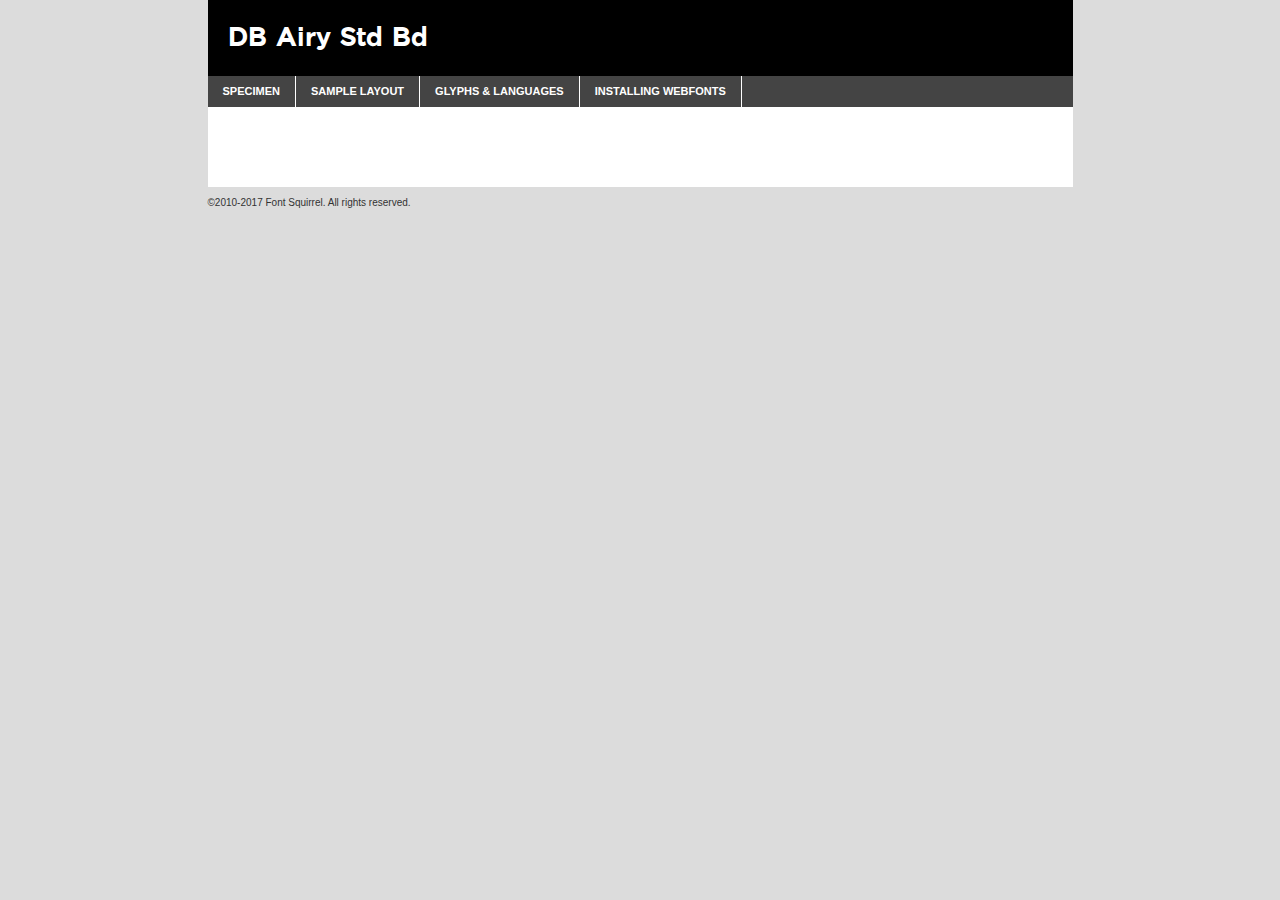
<file: fonts/db_airy_std_bd_v3.2-demo.html>
<!DOCTYPE html PUBLIC "-//W3C//DTD XHTML 1.0 Transitional//EN"
	"http://www.w3.org/TR/xhtml1/DTD/xhtml1-transitional.dtd">

<html xmlns="http://www.w3.org/1999/xhtml" xml:lang="en" lang="en">
<head>
	<meta http-equiv="Content-Type" content="text/html; charset=utf-8" />
	<script src="http://ajax.googleapis.com/ajax/libs/jquery/1.7.2/jquery.min.js" type="text/javascript" charset="utf-8"></script>
	<script type="text/javascript">
	(function($){$.fn.easyTabs=function(option){var param=jQuery.extend({fadeSpeed:"fast",defaultContent:1,activeClass:'active'},option);$(this).each(function(){var thisId="#"+this.id;if(param.defaultContent==''){param.defaultContent=1;}
	if(typeof param.defaultContent=="number")
	{var defaultTab=$(thisId+" .tabs li:eq("+(param.defaultContent-1)+") a").attr('href').substr(1);}else{var defaultTab=param.defaultContent;}
	$(thisId+" .tabs li a").each(function(){var tabToHide=$(this).attr('href').substr(1);$("#"+tabToHide).addClass('easytabs-tab-content');});hideAll();changeContent(defaultTab);function hideAll(){$(thisId+" .easytabs-tab-content").hide();}
	function changeContent(tabId){hideAll();$(thisId+" .tabs li").removeClass(param.activeClass);$(thisId+" .tabs li a[href=#"+tabId+"]").closest('li').addClass(param.activeClass);if(param.fadeSpeed!="none")
	{$(thisId+" #"+tabId).fadeIn(param.fadeSpeed);}else{$(thisId+" #"+tabId).show();}}
	$(thisId+" .tabs li").click(function(){var tabId=$(this).find('a').attr('href').substr(1);changeContent(tabId);return false;});});}})(jQuery);
	</script>
	<link rel="stylesheet" href="specimen_files/specimen_stylesheet.css" type="text/css" charset="utf-8" />
	<link rel="stylesheet" href="stylesheet.css" type="text/css" charset="utf-8" />

	<style type="text/css">
					body{
				font-family: 'db_airystd_bd';
							}
		</style>

	<title>DB Airy Std Bd Specimen</title>
	
	
	<script type="text/javascript" charset="utf-8">
		$(document).ready(function() {
			$('#container').easyTabs({defaultContent:1});
		});
	</script>
</head>

<body>
<div id="container">
	<div id="header">
		DB Airy Std Bd	</div>
	<ul class="tabs">
		<li><a href="#specimen">Specimen</a></li>
		<li><a href="#layout">Sample Layout</a></li>
				<li><a href="#glyphs">Glyphs &amp; Languages</a></li>
		<li><a href="#installing">Installing Webfonts</a></li>
		
	</ul>
	
	<div id="main_content">

		
			<div id="specimen">
		
				<div class="section">
					<div class="grid12 firstcol">
						<div class="huge">AaBb</div>
					</div>
				</div>
		
				<div class="section">
					<div class="glyph_range">A&#x200B;B&#x200b;C&#x200b;D&#x200b;E&#x200b;F&#x200b;G&#x200b;H&#x200b;I&#x200b;J&#x200b;K&#x200b;L&#x200b;M&#x200b;N&#x200b;O&#x200b;P&#x200b;Q&#x200b;R&#x200b;S&#x200b;T&#x200b;U&#x200b;V&#x200b;W&#x200b;X&#x200b;Y&#x200b;Z&#x200b;a&#x200b;b&#x200b;c&#x200b;d&#x200b;e&#x200b;f&#x200b;g&#x200b;h&#x200b;i&#x200b;j&#x200b;k&#x200b;l&#x200b;m&#x200b;n&#x200b;o&#x200b;p&#x200b;q&#x200b;r&#x200b;s&#x200b;t&#x200b;u&#x200b;v&#x200b;w&#x200b;x&#x200b;y&#x200b;z&#x200b;1&#x200b;2&#x200b;3&#x200b;4&#x200b;5&#x200b;6&#x200b;7&#x200b;8&#x200b;9&#x200b;0&#x200b;&amp;&#x200b;.&#x200b;,&#x200b;?&#x200b;!&#x200b;&#64;&#x200b;(&#x200b;)&#x200b;#&#x200b;$&#x200b;%&#x200b;*&#x200b;+&#x200b;-&#x200b;=&#x200b;:&#x200b;;</div>
				</div>
				<div class="section">
					<div class="grid12 firstcol">
						<table class="sample_table">
							<tr><td>10</td><td class="size10">abcdefghijklmnopqrstuvwxyzABCDEFGHIJKLMNOPQRSTUVWXYZ0123456789abcdefghijklmnopqrstuvwxyzABCDEFGHIJKLMNOPQRSTUVWXYZ0123456789abcdefghijklmnopqrstuvwxyzABCDEFGHIJKLMNOPQRSTUVWXYZ</td></tr>
							<tr><td>11</td><td class="size11">abcdefghijklmnopqrstuvwxyzABCDEFGHIJKLMNOPQRSTUVWXYZ0123456789abcdefghijklmnopqrstuvwxyzABCDEFGHIJKLMNOPQRSTUVWXYZ0123456789abcdefghijklmnopqrstuvwxyzABCDEFGHIJKLMNOPQRSTUVWXYZ</td></tr>
							<tr><td>12</td><td class="size12">abcdefghijklmnopqrstuvwxyzABCDEFGHIJKLMNOPQRSTUVWXYZ0123456789abcdefghijklmnopqrstuvwxyzABCDEFGHIJKLMNOPQRSTUVWXYZ0123456789abcdefghijklmnopqrstuvwxyzABCDEFGHIJKLMNOPQRSTUVWXYZ</td></tr>
							<tr><td>13</td><td class="size13">abcdefghijklmnopqrstuvwxyzABCDEFGHIJKLMNOPQRSTUVWXYZ0123456789abcdefghijklmnopqrstuvwxyzABCDEFGHIJKLMNOPQRSTUVWXYZ0123456789abcdefghijklmnopqrstuvwxyzABCDEFGHIJKLMNOPQRSTUVWXYZ</td></tr>
							<tr><td>14</td><td class="size14">abcdefghijklmnopqrstuvwxyzABCDEFGHIJKLMNOPQRSTUVWXYZ0123456789abcdefghijklmnopqrstuvwxyzABCDEFGHIJKLMNOPQRSTUVWXYZ0123456789abcdefghijklmnopqrstuvwxyzABCDEFGHIJKLMNOPQRSTUVWXYZ</td></tr>
							<tr><td>16</td><td class="size16">abcdefghijklmnopqrstuvwxyzABCDEFGHIJKLMNOPQRSTUVWXYZ0123456789abcdefghijklmnopqrstuvwxyzABCDEFGHIJKLMNOPQRSTUVWXYZ</td></tr>
							<tr><td>18</td><td class="size18">abcdefghijklmnopqrstuvwxyzABCDEFGHIJKLMNOPQRSTUVWXYZ0123456789abcdefghijklmnopqrstuvwxyzABCDEFGHIJKLMNOPQRSTUVWXYZ</td></tr>
							<tr><td>20</td><td class="size20">abcdefghijklmnopqrstuvwxyzABCDEFGHIJKLMNOPQRSTUVWXYZ0123456789abcdefghijklmnopqrstuvwxyzABCDEFGHIJKLMNOPQRSTUVWXYZ</td></tr>
							<tr><td>24</td><td class="size24">abcdefghijklmnopqrstuvwxyzABCDEFGHIJKLMNOPQRSTUVWXYZ0123456789abcdefghijklmnopqrstuvwxyzABCDEFGHIJKLMNOPQRSTUVWXYZ</td></tr>
							<tr><td>30</td><td class="size30">abcdefghijklmnopqrstuvwxyzABCDEFGHIJKLMNOPQRSTUVWXYZ0123456789abcdefghijklmnopqrstuvwxyzABCDEFGHIJKLMNOPQRSTUVWXYZ</td></tr>
							<tr><td>36</td><td class="size36">abcdefghijklmnopqrstuvwxyzABCDEFGHIJKLMNOPQRSTUVWXYZ0123456789abcdefghijklmnopqrstuvwxyzABCDEFGHIJKLMNOPQRSTUVWXYZ</td></tr>
							<tr><td>48</td><td class="size48">abcdefghijklmnopqrstuvwxyzABCDEFGHIJKLMNOPQRSTUVWXYZ0123456789abcdefghijklmnopqrstuvwxyzABCDEFGHIJKLMNOPQRSTUVWXYZ</td></tr>
							<tr><td>60</td><td class="size60">abcdefghijklmnopqrstuvwxyzABCDEFGHIJKLMNOPQRSTUVWXYZ0123456789abcdefghijklmnopqrstuvwxyzABCDEFGHIJKLMNOPQRSTUVWXYZ</td></tr>
							<tr><td>72</td><td class="size72">abcdefghijklmnopqrstuvwxyzABCDEFGHIJKLMNOPQRSTUVWXYZ0123456789abcdefghijklmnopqrstuvwxyzABCDEFGHIJKLMNOPQRSTUVWXYZ</td></tr>
							<tr><td>90</td><td class="size90">abcdefghijklmnopqrstuvwxyzABCDEFGHIJKLMNOPQRSTUVWXYZ0123456789abcdefghijklmnopqrstuvwxyzABCDEFGHIJKLMNOPQRSTUVWXYZ</td></tr>
						</table>
				
					</div>
			
				</div>
		
		
		
								<div class="section" id="bodycomparison">


										<div id="xheight">
				<div class="fontbody">&#x25FC;&#x25FC;&#x25FC;&#x25FC;&#x25FC;&#x25FC;&#x25FC;&#x25FC;&#x25FC;&#x25FC;&#x25FC;&#x25FC;&#x25FC;&#x25FC;&#x25FC;&#x25FC;&#x25FC;&#x25FC;&#x25FC;&#x25FC;&#x25FC;&#x25FC;&#x25FC;&#x25FC;&#x25FC;&#x25FC;&#x25FC;&#x25FC;&#x25FC;&#x25FC;&#x25FC;&#x25FC;&#x25FC;&#x25FC;&#x25FC;&#x25FC;&#x25FC;&#x25FC;&#x25FC;&#x25FC;&#x25FC;&#x25FC;&#x25FC;&#x25FC;&#x25FC;&#x25FC;&#x25FC;&#x25FC;&#x25FC;&#x25FC;&#x25FC;&#x25FC;&#x25FC;&#x25FC;&#x25FC;&#x25FC;&#x25FC;&#x25FC;&#x25FC;&#x25FC;&#x25FC;&#x25FC;&#x25FC;&#x25FC;&#x25FC;&#x25FC;&#x25FC;&#x25FC;&#x25FC;&#x25FC;&#x25FC;&#x25FC;&#x25FC;&#x25FC;&#x25FC;&#x25FC;&#x25FC;&#x25FC;&#x25FC;&#x25FC;&#x25FC;&#x25FC;&#x25FC;&#x25FC;&#x25FC;&#x25FC;&#x25FC;&#x25FC;&#x25FC;&#x25FC;&#x25FC;&#x25FC;&#x25FC;&#x25FC;&#x25FC;&#x25FC;&#x25FC;&#x25FC;&#x25FC;body</div><div class="arialbody">body</div><div class="verdanabody">body</div><div class="georgiabody">body</div></div>
										<div class="fontbody" style="z-index:1">
											body<span>DB Airy Std Bd</span>
										</div>
										<div class="arialbody" style="z-index:1">
											body<span>Arial</span>
										</div>
										<div class="verdanabody" style="z-index:1">
											body<span>Verdana</span>
										</div>
										<div class="georgiabody" style="z-index:1">
											body<span>Georgia</span>
										</div>



								</div>
		
		
				<div class="section psample psample_row1" id="">
					
					<div class="grid2 firstcol">
						<p class="size10"><span>10.</span>Aenean lacinia bibendum nulla sed consectetur. Fusce dapibus, tellus ac cursus commodo, tortor mauris condimentum nibh, ut fermentum massa justo sit amet risus. Nullam id dolor id nibh ultricies vehicula ut id elit. Cum sociis natoque penatibus et magnis dis parturient montes, nascetur ridiculus mus. Nulla vitae elit libero, a pharetra augue.</p>
			
					</div>
					<div class="grid3">
						<p class="size11"><span>11.</span>Aenean lacinia bibendum nulla sed consectetur. Fusce dapibus, tellus ac cursus commodo, tortor mauris condimentum nibh, ut fermentum massa justo sit amet risus. Nullam id dolor id nibh ultricies vehicula ut id elit. Cum sociis natoque penatibus et magnis dis parturient montes, nascetur ridiculus mus. Nulla vitae elit libero, a pharetra augue.</p>
			
					</div>
					<div class="grid3">
						<p class="size12"><span>12.</span>Aenean lacinia bibendum nulla sed consectetur. Fusce dapibus, tellus ac cursus commodo, tortor mauris condimentum nibh, ut fermentum massa justo sit amet risus. Nullam id dolor id nibh ultricies vehicula ut id elit. Cum sociis natoque penatibus et magnis dis parturient montes, nascetur ridiculus mus. Nulla vitae elit libero, a pharetra augue.</p>
			
					</div>
					<div class="grid4">
						<p class="size13"><span>13.</span>Aenean lacinia bibendum nulla sed consectetur. Fusce dapibus, tellus ac cursus commodo, tortor mauris condimentum nibh, ut fermentum massa justo sit amet risus. Nullam id dolor id nibh ultricies vehicula ut id elit. Cum sociis natoque penatibus et magnis dis parturient montes, nascetur ridiculus mus. Nulla vitae elit libero, a pharetra augue.</p>
			
					</div>
					<div class="white_blend"></div>
					
				</div>
				<div class="section psample psample_row2" id="">
					<div class="grid3 firstcol">
						<p class="size14"><span>14.</span>Aenean lacinia bibendum nulla sed consectetur. Fusce dapibus, tellus ac cursus commodo, tortor mauris condimentum nibh, ut fermentum massa justo sit amet risus. Nullam id dolor id nibh ultricies vehicula ut id elit. Cum sociis natoque penatibus et magnis dis parturient montes, nascetur ridiculus mus. Nulla vitae elit libero, a pharetra augue.</p>
			
					</div>
					<div class="grid4">
						<p class="size16"><span>16.</span>Aenean lacinia bibendum nulla sed consectetur. Fusce dapibus, tellus ac cursus commodo, tortor mauris condimentum nibh, ut fermentum massa justo sit amet risus. Nullam id dolor id nibh ultricies vehicula ut id elit. Cum sociis natoque penatibus et magnis dis parturient montes, nascetur ridiculus mus. Nulla vitae elit libero, a pharetra augue.</p>
			
					</div>
					<div class="grid5">
						<p class="size18"><span>18.</span>Aenean lacinia bibendum nulla sed consectetur. Fusce dapibus, tellus ac cursus commodo, tortor mauris condimentum nibh, ut fermentum massa justo sit amet risus. Nullam id dolor id nibh ultricies vehicula ut id elit. Cum sociis natoque penatibus et magnis dis parturient montes, nascetur ridiculus mus. Nulla vitae elit libero, a pharetra augue.</p>
			
					</div>

					<div class="white_blend"></div>

				</div>
				
				<div class="section psample psample_row3" id="">
					<div class="grid5 firstcol">
						<p class="size20"><span>20.</span>Aenean lacinia bibendum nulla sed consectetur. Fusce dapibus, tellus ac cursus commodo, tortor mauris condimentum nibh, ut fermentum massa justo sit amet risus. Nullam id dolor id nibh ultricies vehicula ut id elit. Cum sociis natoque penatibus et magnis dis parturient montes, nascetur ridiculus mus. Nulla vitae elit libero, a pharetra augue.</p>
					</div>
					<div class="grid7">
						<p class="size24"><span>24.</span>Aenean lacinia bibendum nulla sed consectetur. Fusce dapibus, tellus ac cursus commodo, tortor mauris condimentum nibh, ut fermentum massa justo sit amet risus. Nullam id dolor id nibh ultricies vehicula ut id elit. Cum sociis natoque penatibus et magnis dis parturient montes, nascetur ridiculus mus. Nulla vitae elit libero, a pharetra augue.</p>
					</div>
					
					<div class="white_blend"></div>
					
				</div>
				
				<div class="section psample psample_row4" id="">
					<div class="grid12 firstcol">
						<p class="size30"><span>30.</span>Aenean lacinia bibendum nulla sed consectetur. Fusce dapibus, tellus ac cursus commodo, tortor mauris condimentum nibh, ut fermentum massa justo sit amet risus. Nullam id dolor id nibh ultricies vehicula ut id elit. Cum sociis natoque penatibus et magnis dis parturient montes, nascetur ridiculus mus. Nulla vitae elit libero, a pharetra augue.</p>
					</div>
					<div class="white_blend"></div>
					
				</div>
				
				
				
				<div class="section psample psample_row1 fullreverse">
					<div class="grid2 firstcol">
						<p class="size10"><span>10.</span>Aenean lacinia bibendum nulla sed consectetur. Fusce dapibus, tellus ac cursus commodo, tortor mauris condimentum nibh, ut fermentum massa justo sit amet risus. Nullam id dolor id nibh ultricies vehicula ut id elit. Cum sociis natoque penatibus et magnis dis parturient montes, nascetur ridiculus mus. Nulla vitae elit libero, a pharetra augue.</p>
			
					</div>
					<div class="grid3">
						<p class="size11"><span>11.</span>Aenean lacinia bibendum nulla sed consectetur. Fusce dapibus, tellus ac cursus commodo, tortor mauris condimentum nibh, ut fermentum massa justo sit amet risus. Nullam id dolor id nibh ultricies vehicula ut id elit. Cum sociis natoque penatibus et magnis dis parturient montes, nascetur ridiculus mus. Nulla vitae elit libero, a pharetra augue.</p>
			
					</div>
					<div class="grid3">
						<p class="size12"><span>12.</span>Aenean lacinia bibendum nulla sed consectetur. Fusce dapibus, tellus ac cursus commodo, tortor mauris condimentum nibh, ut fermentum massa justo sit amet risus. Nullam id dolor id nibh ultricies vehicula ut id elit. Cum sociis natoque penatibus et magnis dis parturient montes, nascetur ridiculus mus. Nulla vitae elit libero, a pharetra augue.</p>
			
					</div>
					<div class="grid4">
						<p class="size13"><span>13.</span>Aenean lacinia bibendum nulla sed consectetur. Fusce dapibus, tellus ac cursus commodo, tortor mauris condimentum nibh, ut fermentum massa justo sit amet risus. Nullam id dolor id nibh ultricies vehicula ut id elit. Cum sociis natoque penatibus et magnis dis parturient montes, nascetur ridiculus mus. Nulla vitae elit libero, a pharetra augue.</p>
			
					</div>
					<div class="black_blend"></div>
					
				</div>
				
				<div class="section psample psample_row2 fullreverse">
					<div class="grid3 firstcol">
						<p class="size14"><span>14.</span>Aenean lacinia bibendum nulla sed consectetur. Fusce dapibus, tellus ac cursus commodo, tortor mauris condimentum nibh, ut fermentum massa justo sit amet risus. Nullam id dolor id nibh ultricies vehicula ut id elit. Cum sociis natoque penatibus et magnis dis parturient montes, nascetur ridiculus mus. Nulla vitae elit libero, a pharetra augue.</p>
			
					</div>
					<div class="grid4">
						<p class="size16"><span>16.</span>Aenean lacinia bibendum nulla sed consectetur. Fusce dapibus, tellus ac cursus commodo, tortor mauris condimentum nibh, ut fermentum massa justo sit amet risus. Nullam id dolor id nibh ultricies vehicula ut id elit. Cum sociis natoque penatibus et magnis dis parturient montes, nascetur ridiculus mus. Nulla vitae elit libero, a pharetra augue.</p>
			
					</div>
					<div class="grid5">
						<p class="size18"><span>18.</span>Aenean lacinia bibendum nulla sed consectetur. Fusce dapibus, tellus ac cursus commodo, tortor mauris condimentum nibh, ut fermentum massa justo sit amet risus. Nullam id dolor id nibh ultricies vehicula ut id elit. Cum sociis natoque penatibus et magnis dis parturient montes, nascetur ridiculus mus. Nulla vitae elit libero, a pharetra augue.</p>
			
					</div>
					<div class="black_blend"></div>

				</div>
				
				<div class="section psample fullreverse psample_row3" id="">
					<div class="grid5 firstcol">
						<p class="size20"><span>20.</span>Aenean lacinia bibendum nulla sed consectetur. Fusce dapibus, tellus ac cursus commodo, tortor mauris condimentum nibh, ut fermentum massa justo sit amet risus. Nullam id dolor id nibh ultricies vehicula ut id elit. Cum sociis natoque penatibus et magnis dis parturient montes, nascetur ridiculus mus. Nulla vitae elit libero, a pharetra augue.</p>
					</div>
					<div class="grid7">
						<p class="size24"><span>24.</span>Aenean lacinia bibendum nulla sed consectetur. Fusce dapibus, tellus ac cursus commodo, tortor mauris condimentum nibh, ut fermentum massa justo sit amet risus. Nullam id dolor id nibh ultricies vehicula ut id elit. Cum sociis natoque penatibus et magnis dis parturient montes, nascetur ridiculus mus. Nulla vitae elit libero, a pharetra augue.</p>
					</div>
					
					<div class="black_blend"></div>
					
				</div>
				
				<div class="section psample fullreverse psample_row4" id="" style="border-bottom: 20px #000 solid;">
					<div class="grid12 firstcol">
						<p class="size30"><span>30.</span>Aenean lacinia bibendum nulla sed consectetur. Fusce dapibus, tellus ac cursus commodo, tortor mauris condimentum nibh, ut fermentum massa justo sit amet risus. Nullam id dolor id nibh ultricies vehicula ut id elit. Cum sociis natoque penatibus et magnis dis parturient montes, nascetur ridiculus mus. Nulla vitae elit libero, a pharetra augue.</p>
					</div>
					<div class="black_blend"></div>
					
				</div>
				
				
				
				
			</div>
			
			<div id="layout">
				
				<div class="section">
					
					<div class="grid12 firstcol">
						<h1>Lorem Ipsum Dolor</h1>
						<h2>Etiam porta sem malesuada magna mollis euismod</h2>
						
						<p class="byline">By <a href="#link">Aenean Lacinia</a></p>
					</div>
				</div>
				<div class="section">
					<div class="grid8 firstcol">
						<p class="large">Donec sed odio dui. Morbi leo risus, porta ac consectetur ac, vestibulum at eros. Fusce dapibus, tellus ac cursus commodo, tortor mauris condimentum nibh, ut fermentum massa justo sit amet risus. </p>

						
						<h3>Pellentesque ornare sem</h3>

						<p>Maecenas sed diam eget risus varius blandit sit amet non magna. Maecenas faucibus mollis interdum. Donec ullamcorper nulla non metus auctor fringilla. Nullam id dolor id nibh ultricies vehicula ut id elit. Nullam id dolor id nibh ultricies vehicula ut id elit. </p>

						<p>Aenean eu leo quam. Pellentesque ornare sem lacinia quam venenatis vestibulum. Lorem ipsum dolor sit amet, consectetur adipiscing elit. Cum sociis natoque penatibus et magnis dis parturient montes, nascetur ridiculus mus. </p>

						<p>Nulla vitae elit libero, a pharetra augue. Praesent commodo cursus magna, vel scelerisque nisl consectetur et. Aenean lacinia bibendum nulla sed consectetur. </p>

						<p>Nullam quis risus eget urna mollis ornare vel eu leo. Nullam quis risus eget urna mollis ornare vel eu leo. Maecenas sed diam eget risus varius blandit sit amet non magna. Donec ullamcorper nulla non metus auctor fringilla. </p>

						<h3>Cras mattis consectetur</h3>

						<p>Aenean eu leo quam. Pellentesque ornare sem lacinia quam venenatis vestibulum. Aenean lacinia bibendum nulla sed consectetur. Integer posuere erat a ante venenatis dapibus posuere velit aliquet. Cras mattis consectetur purus sit amet fermentum. </p>

						<p>Nullam id dolor id nibh ultricies vehicula ut id elit. Nullam quis risus eget urna mollis ornare vel eu leo. Cras mattis consectetur purus sit amet fermentum.</p>
					</div>
					
					<div class="grid4 sidebar">
						
						<div class="box reverse">
							<p class="last">Nullam quis risus eget urna mollis ornare vel eu leo. Donec ullamcorper nulla non metus auctor fringilla. Cras mattis consectetur purus sit amet fermentum. Sed posuere consectetur est at lobortis. Lorem ipsum dolor sit amet, consectetur adipiscing elit. </p>
						</div>
						
						<p class="caption">Maecenas sed diam eget risus varius.</p>

						<p>Vestibulum id ligula porta felis euismod semper. Integer posuere erat a ante venenatis dapibus posuere velit aliquet. Vestibulum id ligula porta felis euismod semper. Sed posuere consectetur est at lobortis. Maecenas sed diam eget risus varius blandit sit amet non magna. Fusce dapibus, tellus ac cursus commodo, tortor mauris condimentum nibh, ut fermentum massa justo sit amet risus. </p>

					

						<p>Duis mollis, est non commodo luctus, nisi erat porttitor ligula, eget lacinia odio sem nec elit. Aenean lacinia bibendum nulla sed consectetur. Vivamus sagittis lacus vel augue laoreet rutrum faucibus dolor auctor. Aenean lacinia bibendum nulla sed consectetur. Nullam quis risus eget urna mollis ornare vel eu leo. </p>

						<p>Praesent commodo cursus magna, vel scelerisque nisl consectetur et. Donec ullamcorper nulla non metus auctor fringilla. Maecenas faucibus mollis interdum. Fusce dapibus, tellus ac cursus commodo, tortor mauris condimentum nibh, ut fermentum massa justo sit amet risus. </p>

					</div>
				</div>
				
			</div>


			



		<div id="glyphs">
			<div class="section">
				<div class="grid12 firstcol">
			
				<h1>Language Support</h1>
				<p>The subset of DB Airy Std Bd in this kit supports the following languages:<br />
			
					English, Arrernte, Bislama, Cebuano, Fijian, Gilbertese, Hmong, Ibanag, Iloko_ilokano, Interglossa_glosa, Interlingua, Lojban, Norfolk_pitcairnese, Oromo, Rotokas, Seychelles_creole, Shona, Somali, Southern_ndebele, Swahili, Swati_swazi, Tok_pisin, Warlpiri, Xhosa, Zulu, Latinbasic, Ubasic, Demo				</p>
				<h1>Glyph Chart</h1>
				<p>The subset of DB Airy Std Bd in this kit includes all the glyphs listed below. Unicode entities are included above each glyph to help you insert individual characters into your layout.</p>
				<div id="glyph_chart">
			
																				 <div><p>&amp;#13;</p>&#13;</div>
																				 <div><p>&amp;#32;</p>&#32;</div>
																				 <div><p>&amp;#33;</p>&#33;</div>
																				 <div><p>&amp;#34;</p>&#34;</div>
																				 <div><p>&amp;#35;</p>&#35;</div>
																				 <div><p>&amp;#36;</p>&#36;</div>
																				 <div><p>&amp;#37;</p>&#37;</div>
																				 <div><p>&amp;#38;</p>&#38;</div>
																				 <div><p>&amp;#39;</p>&#39;</div>
																				 <div><p>&amp;#40;</p>&#40;</div>
																				 <div><p>&amp;#41;</p>&#41;</div>
																				 <div><p>&amp;#42;</p>&#42;</div>
																				 <div><p>&amp;#43;</p>&#43;</div>
																				 <div><p>&amp;#44;</p>&#44;</div>
																				 <div><p>&amp;#45;</p>&#45;</div>
																				 <div><p>&amp;#46;</p>&#46;</div>
																				 <div><p>&amp;#47;</p>&#47;</div>
																				 <div><p>&amp;#48;</p>&#48;</div>
																				 <div><p>&amp;#49;</p>&#49;</div>
																				 <div><p>&amp;#50;</p>&#50;</div>
																				 <div><p>&amp;#51;</p>&#51;</div>
																				 <div><p>&amp;#52;</p>&#52;</div>
																				 <div><p>&amp;#53;</p>&#53;</div>
																				 <div><p>&amp;#54;</p>&#54;</div>
																				 <div><p>&amp;#55;</p>&#55;</div>
																				 <div><p>&amp;#56;</p>&#56;</div>
																				 <div><p>&amp;#57;</p>&#57;</div>
																				 <div><p>&amp;#58;</p>&#58;</div>
																				 <div><p>&amp;#59;</p>&#59;</div>
																				 <div><p>&amp;#60;</p>&#60;</div>
																				 <div><p>&amp;#61;</p>&#61;</div>
																				 <div><p>&amp;#62;</p>&#62;</div>
																				 <div><p>&amp;#63;</p>&#63;</div>
																				 <div><p>&amp;#64;</p>&#64;</div>
																				 <div><p>&amp;#65;</p>&#65;</div>
																				 <div><p>&amp;#66;</p>&#66;</div>
																				 <div><p>&amp;#67;</p>&#67;</div>
																				 <div><p>&amp;#68;</p>&#68;</div>
																				 <div><p>&amp;#69;</p>&#69;</div>
																				 <div><p>&amp;#70;</p>&#70;</div>
																				 <div><p>&amp;#71;</p>&#71;</div>
																				 <div><p>&amp;#72;</p>&#72;</div>
																				 <div><p>&amp;#73;</p>&#73;</div>
																				 <div><p>&amp;#74;</p>&#74;</div>
																				 <div><p>&amp;#75;</p>&#75;</div>
																				 <div><p>&amp;#76;</p>&#76;</div>
																				 <div><p>&amp;#77;</p>&#77;</div>
																				 <div><p>&amp;#78;</p>&#78;</div>
																				 <div><p>&amp;#79;</p>&#79;</div>
																				 <div><p>&amp;#80;</p>&#80;</div>
																				 <div><p>&amp;#81;</p>&#81;</div>
																				 <div><p>&amp;#82;</p>&#82;</div>
																				 <div><p>&amp;#83;</p>&#83;</div>
																				 <div><p>&amp;#84;</p>&#84;</div>
																				 <div><p>&amp;#85;</p>&#85;</div>
																				 <div><p>&amp;#86;</p>&#86;</div>
																				 <div><p>&amp;#87;</p>&#87;</div>
																				 <div><p>&amp;#88;</p>&#88;</div>
																				 <div><p>&amp;#89;</p>&#89;</div>
																				 <div><p>&amp;#90;</p>&#90;</div>
																				 <div><p>&amp;#91;</p>&#91;</div>
																				 <div><p>&amp;#92;</p>&#92;</div>
																				 <div><p>&amp;#93;</p>&#93;</div>
																				 <div><p>&amp;#94;</p>&#94;</div>
																				 <div><p>&amp;#95;</p>&#95;</div>
																				 <div><p>&amp;#96;</p>&#96;</div>
																				 <div><p>&amp;#97;</p>&#97;</div>
																				 <div><p>&amp;#98;</p>&#98;</div>
																				 <div><p>&amp;#99;</p>&#99;</div>
																				 <div><p>&amp;#100;</p>&#100;</div>
																				 <div><p>&amp;#101;</p>&#101;</div>
																				 <div><p>&amp;#102;</p>&#102;</div>
																				 <div><p>&amp;#103;</p>&#103;</div>
																				 <div><p>&amp;#104;</p>&#104;</div>
																				 <div><p>&amp;#105;</p>&#105;</div>
																				 <div><p>&amp;#106;</p>&#106;</div>
																				 <div><p>&amp;#107;</p>&#107;</div>
																				 <div><p>&amp;#108;</p>&#108;</div>
																				 <div><p>&amp;#109;</p>&#109;</div>
																				 <div><p>&amp;#110;</p>&#110;</div>
																				 <div><p>&amp;#111;</p>&#111;</div>
																				 <div><p>&amp;#112;</p>&#112;</div>
																				 <div><p>&amp;#113;</p>&#113;</div>
																				 <div><p>&amp;#114;</p>&#114;</div>
																				 <div><p>&amp;#115;</p>&#115;</div>
																				 <div><p>&amp;#116;</p>&#116;</div>
																				 <div><p>&amp;#117;</p>&#117;</div>
																				 <div><p>&amp;#118;</p>&#118;</div>
																				 <div><p>&amp;#119;</p>&#119;</div>
																				 <div><p>&amp;#120;</p>&#120;</div>
																				 <div><p>&amp;#121;</p>&#121;</div>
																				 <div><p>&amp;#122;</p>&#122;</div>
																				 <div><p>&amp;#123;</p>&#123;</div>
																				 <div><p>&amp;#124;</p>&#124;</div>
																				 <div><p>&amp;#125;</p>&#125;</div>
																				 <div><p>&amp;#126;</p>&#126;</div>
																				 <div><p>&amp;#160;</p>&#160;</div>
																				 <div><p>&amp;#162;</p>&#162;</div>
																				 <div><p>&amp;#163;</p>&#163;</div>
																				 <div><p>&amp;#165;</p>&#165;</div>
																				 <div><p>&amp;#169;</p>&#169;</div>
																				 <div><p>&amp;#171;</p>&#171;</div>
																				 <div><p>&amp;#173;</p>&#173;</div>
																				 <div><p>&amp;#174;</p>&#174;</div>
																				 <div><p>&amp;#177;</p>&#177;</div>
																				 <div><p>&amp;#187;</p>&#187;</div>
																				 <div><p>&amp;#188;</p>&#188;</div>
																				 <div><p>&amp;#189;</p>&#189;</div>
																				 <div><p>&amp;#190;</p>&#190;</div>
																				 <div><p>&amp;#215;</p>&#215;</div>
																				 <div><p>&amp;#247;</p>&#247;</div>
																				 <div><p>&amp;#3585;</p>&#3585;</div>
																				 <div><p>&amp;#3586;</p>&#3586;</div>
																				 <div><p>&amp;#3587;</p>&#3587;</div>
																				 <div><p>&amp;#3588;</p>&#3588;</div>
																				 <div><p>&amp;#3589;</p>&#3589;</div>
																				 <div><p>&amp;#3590;</p>&#3590;</div>
																				 <div><p>&amp;#3591;</p>&#3591;</div>
																				 <div><p>&amp;#3592;</p>&#3592;</div>
																				 <div><p>&amp;#3593;</p>&#3593;</div>
																				 <div><p>&amp;#3594;</p>&#3594;</div>
																				 <div><p>&amp;#3595;</p>&#3595;</div>
																				 <div><p>&amp;#3596;</p>&#3596;</div>
																				 <div><p>&amp;#3597;</p>&#3597;</div>
																				 <div><p>&amp;#3598;</p>&#3598;</div>
																				 <div><p>&amp;#3599;</p>&#3599;</div>
																				 <div><p>&amp;#3600;</p>&#3600;</div>
																				 <div><p>&amp;#3601;</p>&#3601;</div>
																				 <div><p>&amp;#3602;</p>&#3602;</div>
																				 <div><p>&amp;#3603;</p>&#3603;</div>
																				 <div><p>&amp;#3604;</p>&#3604;</div>
																				 <div><p>&amp;#3605;</p>&#3605;</div>
																				 <div><p>&amp;#3606;</p>&#3606;</div>
																				 <div><p>&amp;#3607;</p>&#3607;</div>
																				 <div><p>&amp;#3608;</p>&#3608;</div>
																				 <div><p>&amp;#3609;</p>&#3609;</div>
																				 <div><p>&amp;#3610;</p>&#3610;</div>
																				 <div><p>&amp;#3611;</p>&#3611;</div>
																				 <div><p>&amp;#3612;</p>&#3612;</div>
																				 <div><p>&amp;#3613;</p>&#3613;</div>
																				 <div><p>&amp;#3614;</p>&#3614;</div>
																				 <div><p>&amp;#3615;</p>&#3615;</div>
																				 <div><p>&amp;#3616;</p>&#3616;</div>
																				 <div><p>&amp;#3617;</p>&#3617;</div>
																				 <div><p>&amp;#3618;</p>&#3618;</div>
																				 <div><p>&amp;#3619;</p>&#3619;</div>
																				 <div><p>&amp;#3620;</p>&#3620;</div>
																				 <div><p>&amp;#3621;</p>&#3621;</div>
																				 <div><p>&amp;#3622;</p>&#3622;</div>
																				 <div><p>&amp;#3623;</p>&#3623;</div>
																				 <div><p>&amp;#3624;</p>&#3624;</div>
																				 <div><p>&amp;#3625;</p>&#3625;</div>
																				 <div><p>&amp;#3626;</p>&#3626;</div>
																				 <div><p>&amp;#3627;</p>&#3627;</div>
																				 <div><p>&amp;#3628;</p>&#3628;</div>
																				 <div><p>&amp;#3629;</p>&#3629;</div>
																				 <div><p>&amp;#3630;</p>&#3630;</div>
																				 <div><p>&amp;#3631;</p>&#3631;</div>
																				 <div><p>&amp;#3632;</p>&#3632;</div>
																				 <div><p>&amp;#3633;</p>&#3633;</div>
																				 <div><p>&amp;#3634;</p>&#3634;</div>
																				 <div><p>&amp;#3635;</p>&#3635;</div>
																				 <div><p>&amp;#3636;</p>&#3636;</div>
																				 <div><p>&amp;#3637;</p>&#3637;</div>
																				 <div><p>&amp;#3638;</p>&#3638;</div>
																				 <div><p>&amp;#3639;</p>&#3639;</div>
																				 <div><p>&amp;#3640;</p>&#3640;</div>
																				 <div><p>&amp;#3641;</p>&#3641;</div>
																				 <div><p>&amp;#3642;</p>&#3642;</div>
																				 <div><p>&amp;#3645;</p>&#3645;</div>
																				 <div><p>&amp;#3646;</p>&#3646;</div>
																				 <div><p>&amp;#3647;</p>&#3647;</div>
																				 <div><p>&amp;#3648;</p>&#3648;</div>
																				 <div><p>&amp;#3649;</p>&#3649;</div>
																				 <div><p>&amp;#3650;</p>&#3650;</div>
																				 <div><p>&amp;#3651;</p>&#3651;</div>
																				 <div><p>&amp;#3652;</p>&#3652;</div>
																				 <div><p>&amp;#3653;</p>&#3653;</div>
																				 <div><p>&amp;#3654;</p>&#3654;</div>
																				 <div><p>&amp;#3655;</p>&#3655;</div>
																				 <div><p>&amp;#3656;</p>&#3656;</div>
																				 <div><p>&amp;#3657;</p>&#3657;</div>
																				 <div><p>&amp;#3658;</p>&#3658;</div>
																				 <div><p>&amp;#3659;</p>&#3659;</div>
																				 <div><p>&amp;#3660;</p>&#3660;</div>
																				 <div><p>&amp;#3661;</p>&#3661;</div>
																				 <div><p>&amp;#3662;</p>&#3662;</div>
																				 <div><p>&amp;#3663;</p>&#3663;</div>
																				 <div><p>&amp;#3664;</p>&#3664;</div>
																				 <div><p>&amp;#3665;</p>&#3665;</div>
																				 <div><p>&amp;#3666;</p>&#3666;</div>
																				 <div><p>&amp;#3667;</p>&#3667;</div>
																				 <div><p>&amp;#3668;</p>&#3668;</div>
																				 <div><p>&amp;#3669;</p>&#3669;</div>
																				 <div><p>&amp;#3670;</p>&#3670;</div>
																				 <div><p>&amp;#3671;</p>&#3671;</div>
																				 <div><p>&amp;#3672;</p>&#3672;</div>
																				 <div><p>&amp;#3673;</p>&#3673;</div>
																				 <div><p>&amp;#3674;</p>&#3674;</div>
																				 <div><p>&amp;#3675;</p>&#3675;</div>
																				 <div><p>&amp;#3692;</p>&#3692;</div>
																				 <div><p>&amp;#8192;</p>&#8192;</div>
																				 <div><p>&amp;#8193;</p>&#8193;</div>
																				 <div><p>&amp;#8194;</p>&#8194;</div>
																				 <div><p>&amp;#8195;</p>&#8195;</div>
																				 <div><p>&amp;#8196;</p>&#8196;</div>
																				 <div><p>&amp;#8197;</p>&#8197;</div>
																				 <div><p>&amp;#8198;</p>&#8198;</div>
																				 <div><p>&amp;#8199;</p>&#8199;</div>
																				 <div><p>&amp;#8200;</p>&#8200;</div>
																				 <div><p>&amp;#8201;</p>&#8201;</div>
																				 <div><p>&amp;#8202;</p>&#8202;</div>
																				 <div><p>&amp;#8203;</p>&#8203;</div>
																				 <div><p>&amp;#8208;</p>&#8208;</div>
																				 <div><p>&amp;#8209;</p>&#8209;</div>
																				 <div><p>&amp;#8210;</p>&#8210;</div>
																				 <div><p>&amp;#8211;</p>&#8211;</div>
																				 <div><p>&amp;#8212;</p>&#8212;</div>
																				 <div><p>&amp;#8216;</p>&#8216;</div>
																				 <div><p>&amp;#8217;</p>&#8217;</div>
																				 <div><p>&amp;#8220;</p>&#8220;</div>
																				 <div><p>&amp;#8221;</p>&#8221;</div>
																				 <div><p>&amp;#8226;</p>&#8226;</div>
																				 <div><p>&amp;#8230;</p>&#8230;</div>
																				 <div><p>&amp;#8239;</p>&#8239;</div>
																				 <div><p>&amp;#8287;</p>&#8287;</div>
																				 <div><p>&amp;#8364;</p>&#8364;</div>
																				 <div><p>&amp;#8482;</p>&#8482;</div>
																				 <div><p>&amp;#8804;</p>&#8804;</div>
																				 <div><p>&amp;#8805;</p>&#8805;</div>
																				 <div><p>&amp;#9676;</p>&#9676;</div>
																				 <div><p>&amp;#9724;</p>&#9724;</div>
																				 <div><p>&amp;#63232;</p>&#63232;</div>
																				 <div><p>&amp;#63233;</p>&#63233;</div>
																				 <div><p>&amp;#63234;</p>&#63234;</div>
																				 <div><p>&amp;#63235;</p>&#63235;</div>
																				 <div><p>&amp;#63236;</p>&#63236;</div>
																				 <div><p>&amp;#63237;</p>&#63237;</div>
																				 <div><p>&amp;#63238;</p>&#63238;</div>
																				 <div><p>&amp;#63239;</p>&#63239;</div>
																				 <div><p>&amp;#63240;</p>&#63240;</div>
																				 <div><p>&amp;#63241;</p>&#63241;</div>
																				 <div><p>&amp;#63242;</p>&#63242;</div>
																				 <div><p>&amp;#63243;</p>&#63243;</div>
																				 <div><p>&amp;#63244;</p>&#63244;</div>
																				 <div><p>&amp;#63245;</p>&#63245;</div>
																				 <div><p>&amp;#63246;</p>&#63246;</div>
																				 <div><p>&amp;#63247;</p>&#63247;</div>
																				 <div><p>&amp;#63248;</p>&#63248;</div>
																				 <div><p>&amp;#63249;</p>&#63249;</div>
																				 <div><p>&amp;#63250;</p>&#63250;</div>
																				 <div><p>&amp;#63251;</p>&#63251;</div>
																				 <div><p>&amp;#63252;</p>&#63252;</div>
																				 <div><p>&amp;#63253;</p>&#63253;</div>
																				 <div><p>&amp;#63254;</p>&#63254;</div>
																				 <div><p>&amp;#63255;</p>&#63255;</div>
																				 <div><p>&amp;#63256;</p>&#63256;</div>
																				 <div><p>&amp;#63257;</p>&#63257;</div>
																				 <div><p>&amp;#63258;</p>&#63258;</div>
																				 <div><p>&amp;#63261;</p>&#63261;</div>
																				 <div><p>&amp;#63616;</p>&#63616;</div>
																																																																																																																																																																																																																																																																																																																																																																																																																																																																																																																																																																																								</div>	
				</div>
		
		
			</div>
		</div>
		
		
		<div id="specs">
			
		</div>
	
		<div id="installing">
			<div class="section">
				<div class="grid7 firstcol">
					<h1>Installing Webfonts</h1>
					
					<p>Webfonts are supported by all major browser platforms but not all in the same way. There are currently four different font formats that must be included in order to target all browsers. This includes TTF, WOFF, EOT and SVG.</p>
					
					<h2>1. Upload your webfonts</h2>
					<p>You must upload your webfont kit to your website. They should be in or near the same directory as your CSS files.</p>
					
					<h2>2. Include the webfont stylesheet</h2>
					<p>A special CSS @font-face declaration helps the various browsers select the appropriate font it needs without causing you a bunch of headaches. Learn more about this syntax by reading the <a href="https://www.fontspring.com/blog/further-hardening-of-the-bulletproof-syntax">Fontspring blog post</a> about it. The code for it is as follows:</p>


<code>
@font-face{ 
	font-family: 'MyWebFont';
	src: url('WebFont.eot');
	src: url('WebFont.eot?#iefix') format('embedded-opentype'),
	     url('WebFont.woff') format('woff'),
	     url('WebFont.ttf') format('truetype'),
	     url('WebFont.svg#webfont') format('svg');
}
</code>

	<p>We've already gone ahead and generated the code for you. All you have to do is link to the stylesheet in your HTML, like this:</p>
	<code>&lt;link rel=&quot;stylesheet&quot; href=&quot;stylesheet.css&quot; type=&quot;text/css&quot; charset=&quot;utf-8&quot; /&gt;</code>

					<h2>3. Modify your own stylesheet</h2>
					<p>To take advantage of your new fonts, you must tell your stylesheet to use them. Look at the original @font-face declaration above and find the property called "font-family." The name linked there will be what you use to reference the font. Prepend that webfont name to the font stack in the "font-family" property, inside the selector you want to change. For example:</p>
<code>p { font-family: 'WebFont', Arial, sans-serif; }</code>

<h2>4. Test</h2>
<p>Getting webfonts to work cross-browser <em>can</em> be tricky. Use the information in the sidebar to help you if you find that fonts aren't loading in a particular browser.</p>
				</div>
				
				<div class="grid5 sidebar">
					<div class="box">
						<h2>Troubleshooting<br />Font-Face Problems</h2>
						<p>Having trouble getting your webfonts to load in your new website? Here are some tips to sort out what might be the problem.</p>

						<h3>Fonts not showing in any browser</h3>

						<p>This sounds like you need to work on the plumbing. You either did not upload the fonts to the correct directory, or you did not link the fonts properly in the CSS. If you've confirmed that all this is correct and you still have a problem, take a look at your .htaccess file and see if requests are getting intercepted.</p>

						<h3>Fonts not loading in iPhone or iPad</h3>

						<p>The most common problem here is that you are serving the fonts from an IIS server. IIS refuses to serve files that have unknown MIME types. If that is the case, you must set the MIME type for SVG to "image/svg+xml" in the server settings. Follow these instructions from Microsoft if you need help.</p>

						<h3>Fonts not loading in Firefox</h3>

						<p>The primary reason for this failure? You are still using a version Firefox older than 3.5. So upgrade already! If that isn't it, then you are very likely serving fonts from a different domain. Firefox requires that all font assets be served from the same domain. Lastly it is possible that you need to add WOFF to your list of MIME types (if you are serving via IIS.)</p>

						<h3>Fonts not loading in IE</h3>

						<p>Are you looking at Internet Explorer on an actual Windows machine or are you cheating by using a service like Adobe BrowserLab? Many of these screenshot services do not render @font-face for IE. Best to test it on a real machine.</p>

						<h3>Fonts not loading in IE9</h3>

						<p>IE9, like Firefox, requires that fonts be served from the same domain as the website. Make sure that is the case.</p>
					</div>
				</div>
			</div>
			
		</div>
	
	</div>
	<div id="footer">
		<p>&copy;2010-2017 Font Squirrel. All rights reserved.</p>
	</div>
</div>
</body>
</html>
</file>
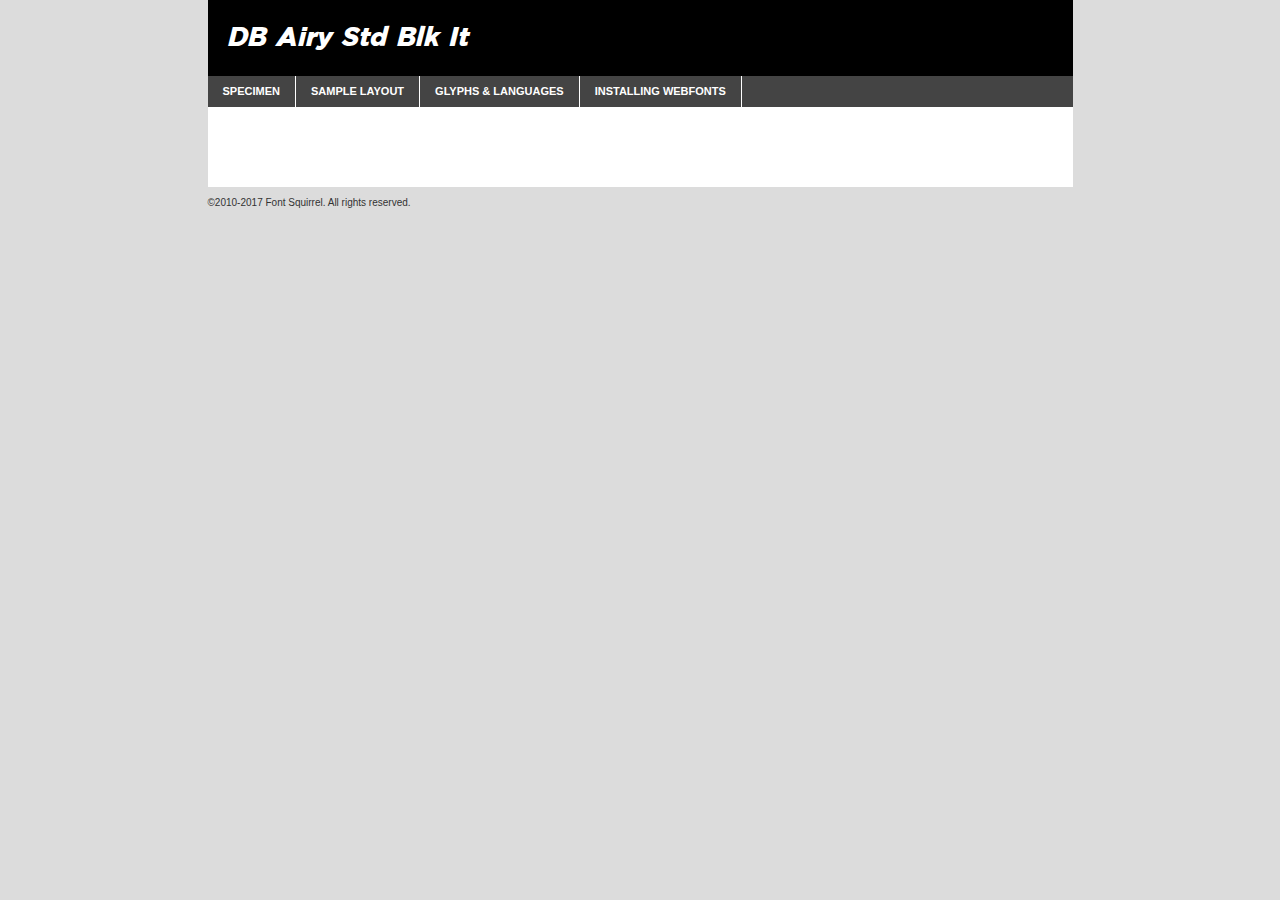
<file: fonts/db_airy_std_blk_it_v3.2-demo.html>
<!DOCTYPE html PUBLIC "-//W3C//DTD XHTML 1.0 Transitional//EN"
	"http://www.w3.org/TR/xhtml1/DTD/xhtml1-transitional.dtd">

<html xmlns="http://www.w3.org/1999/xhtml" xml:lang="en" lang="en">
<head>
	<meta http-equiv="Content-Type" content="text/html; charset=utf-8" />
	<script src="http://ajax.googleapis.com/ajax/libs/jquery/1.7.2/jquery.min.js" type="text/javascript" charset="utf-8"></script>
	<script type="text/javascript">
	(function($){$.fn.easyTabs=function(option){var param=jQuery.extend({fadeSpeed:"fast",defaultContent:1,activeClass:'active'},option);$(this).each(function(){var thisId="#"+this.id;if(param.defaultContent==''){param.defaultContent=1;}
	if(typeof param.defaultContent=="number")
	{var defaultTab=$(thisId+" .tabs li:eq("+(param.defaultContent-1)+") a").attr('href').substr(1);}else{var defaultTab=param.defaultContent;}
	$(thisId+" .tabs li a").each(function(){var tabToHide=$(this).attr('href').substr(1);$("#"+tabToHide).addClass('easytabs-tab-content');});hideAll();changeContent(defaultTab);function hideAll(){$(thisId+" .easytabs-tab-content").hide();}
	function changeContent(tabId){hideAll();$(thisId+" .tabs li").removeClass(param.activeClass);$(thisId+" .tabs li a[href=#"+tabId+"]").closest('li').addClass(param.activeClass);if(param.fadeSpeed!="none")
	{$(thisId+" #"+tabId).fadeIn(param.fadeSpeed);}else{$(thisId+" #"+tabId).show();}}
	$(thisId+" .tabs li").click(function(){var tabId=$(this).find('a').attr('href').substr(1);changeContent(tabId);return false;});});}})(jQuery);
	</script>
	<link rel="stylesheet" href="specimen_files/specimen_stylesheet.css" type="text/css" charset="utf-8" />
	<link rel="stylesheet" href="stylesheet.css" type="text/css" charset="utf-8" />

	<style type="text/css">
					body{
				font-family: 'db_airystd_blk_it';
							}
		</style>

	<title>DB Airy Std Blk It Specimen</title>
	
	
	<script type="text/javascript" charset="utf-8">
		$(document).ready(function() {
			$('#container').easyTabs({defaultContent:1});
		});
	</script>
</head>

<body>
<div id="container">
	<div id="header">
		DB Airy Std Blk It	</div>
	<ul class="tabs">
		<li><a href="#specimen">Specimen</a></li>
		<li><a href="#layout">Sample Layout</a></li>
				<li><a href="#glyphs">Glyphs &amp; Languages</a></li>
		<li><a href="#installing">Installing Webfonts</a></li>
		
	</ul>
	
	<div id="main_content">

		
			<div id="specimen">
		
				<div class="section">
					<div class="grid12 firstcol">
						<div class="huge">AaBb</div>
					</div>
				</div>
		
				<div class="section">
					<div class="glyph_range">A&#x200B;B&#x200b;C&#x200b;D&#x200b;E&#x200b;F&#x200b;G&#x200b;H&#x200b;I&#x200b;J&#x200b;K&#x200b;L&#x200b;M&#x200b;N&#x200b;O&#x200b;P&#x200b;Q&#x200b;R&#x200b;S&#x200b;T&#x200b;U&#x200b;V&#x200b;W&#x200b;X&#x200b;Y&#x200b;Z&#x200b;a&#x200b;b&#x200b;c&#x200b;d&#x200b;e&#x200b;f&#x200b;g&#x200b;h&#x200b;i&#x200b;j&#x200b;k&#x200b;l&#x200b;m&#x200b;n&#x200b;o&#x200b;p&#x200b;q&#x200b;r&#x200b;s&#x200b;t&#x200b;u&#x200b;v&#x200b;w&#x200b;x&#x200b;y&#x200b;z&#x200b;1&#x200b;2&#x200b;3&#x200b;4&#x200b;5&#x200b;6&#x200b;7&#x200b;8&#x200b;9&#x200b;0&#x200b;&amp;&#x200b;.&#x200b;,&#x200b;?&#x200b;!&#x200b;&#64;&#x200b;(&#x200b;)&#x200b;#&#x200b;$&#x200b;%&#x200b;*&#x200b;+&#x200b;-&#x200b;=&#x200b;:&#x200b;;</div>
				</div>
				<div class="section">
					<div class="grid12 firstcol">
						<table class="sample_table">
							<tr><td>10</td><td class="size10">abcdefghijklmnopqrstuvwxyzABCDEFGHIJKLMNOPQRSTUVWXYZ0123456789abcdefghijklmnopqrstuvwxyzABCDEFGHIJKLMNOPQRSTUVWXYZ0123456789abcdefghijklmnopqrstuvwxyzABCDEFGHIJKLMNOPQRSTUVWXYZ</td></tr>
							<tr><td>11</td><td class="size11">abcdefghijklmnopqrstuvwxyzABCDEFGHIJKLMNOPQRSTUVWXYZ0123456789abcdefghijklmnopqrstuvwxyzABCDEFGHIJKLMNOPQRSTUVWXYZ0123456789abcdefghijklmnopqrstuvwxyzABCDEFGHIJKLMNOPQRSTUVWXYZ</td></tr>
							<tr><td>12</td><td class="size12">abcdefghijklmnopqrstuvwxyzABCDEFGHIJKLMNOPQRSTUVWXYZ0123456789abcdefghijklmnopqrstuvwxyzABCDEFGHIJKLMNOPQRSTUVWXYZ0123456789abcdefghijklmnopqrstuvwxyzABCDEFGHIJKLMNOPQRSTUVWXYZ</td></tr>
							<tr><td>13</td><td class="size13">abcdefghijklmnopqrstuvwxyzABCDEFGHIJKLMNOPQRSTUVWXYZ0123456789abcdefghijklmnopqrstuvwxyzABCDEFGHIJKLMNOPQRSTUVWXYZ0123456789abcdefghijklmnopqrstuvwxyzABCDEFGHIJKLMNOPQRSTUVWXYZ</td></tr>
							<tr><td>14</td><td class="size14">abcdefghijklmnopqrstuvwxyzABCDEFGHIJKLMNOPQRSTUVWXYZ0123456789abcdefghijklmnopqrstuvwxyzABCDEFGHIJKLMNOPQRSTUVWXYZ0123456789abcdefghijklmnopqrstuvwxyzABCDEFGHIJKLMNOPQRSTUVWXYZ</td></tr>
							<tr><td>16</td><td class="size16">abcdefghijklmnopqrstuvwxyzABCDEFGHIJKLMNOPQRSTUVWXYZ0123456789abcdefghijklmnopqrstuvwxyzABCDEFGHIJKLMNOPQRSTUVWXYZ</td></tr>
							<tr><td>18</td><td class="size18">abcdefghijklmnopqrstuvwxyzABCDEFGHIJKLMNOPQRSTUVWXYZ0123456789abcdefghijklmnopqrstuvwxyzABCDEFGHIJKLMNOPQRSTUVWXYZ</td></tr>
							<tr><td>20</td><td class="size20">abcdefghijklmnopqrstuvwxyzABCDEFGHIJKLMNOPQRSTUVWXYZ0123456789abcdefghijklmnopqrstuvwxyzABCDEFGHIJKLMNOPQRSTUVWXYZ</td></tr>
							<tr><td>24</td><td class="size24">abcdefghijklmnopqrstuvwxyzABCDEFGHIJKLMNOPQRSTUVWXYZ0123456789abcdefghijklmnopqrstuvwxyzABCDEFGHIJKLMNOPQRSTUVWXYZ</td></tr>
							<tr><td>30</td><td class="size30">abcdefghijklmnopqrstuvwxyzABCDEFGHIJKLMNOPQRSTUVWXYZ0123456789abcdefghijklmnopqrstuvwxyzABCDEFGHIJKLMNOPQRSTUVWXYZ</td></tr>
							<tr><td>36</td><td class="size36">abcdefghijklmnopqrstuvwxyzABCDEFGHIJKLMNOPQRSTUVWXYZ0123456789abcdefghijklmnopqrstuvwxyzABCDEFGHIJKLMNOPQRSTUVWXYZ</td></tr>
							<tr><td>48</td><td class="size48">abcdefghijklmnopqrstuvwxyzABCDEFGHIJKLMNOPQRSTUVWXYZ0123456789abcdefghijklmnopqrstuvwxyzABCDEFGHIJKLMNOPQRSTUVWXYZ</td></tr>
							<tr><td>60</td><td class="size60">abcdefghijklmnopqrstuvwxyzABCDEFGHIJKLMNOPQRSTUVWXYZ0123456789abcdefghijklmnopqrstuvwxyzABCDEFGHIJKLMNOPQRSTUVWXYZ</td></tr>
							<tr><td>72</td><td class="size72">abcdefghijklmnopqrstuvwxyzABCDEFGHIJKLMNOPQRSTUVWXYZ0123456789abcdefghijklmnopqrstuvwxyzABCDEFGHIJKLMNOPQRSTUVWXYZ</td></tr>
							<tr><td>90</td><td class="size90">abcdefghijklmnopqrstuvwxyzABCDEFGHIJKLMNOPQRSTUVWXYZ0123456789abcdefghijklmnopqrstuvwxyzABCDEFGHIJKLMNOPQRSTUVWXYZ</td></tr>
						</table>
				
					</div>
			
				</div>
		
		
		
								<div class="section" id="bodycomparison">


										<div id="xheight">
				<div class="fontbody">&#x25FC;&#x25FC;&#x25FC;&#x25FC;&#x25FC;&#x25FC;&#x25FC;&#x25FC;&#x25FC;&#x25FC;&#x25FC;&#x25FC;&#x25FC;&#x25FC;&#x25FC;&#x25FC;&#x25FC;&#x25FC;&#x25FC;&#x25FC;&#x25FC;&#x25FC;&#x25FC;&#x25FC;&#x25FC;&#x25FC;&#x25FC;&#x25FC;&#x25FC;&#x25FC;&#x25FC;&#x25FC;&#x25FC;&#x25FC;&#x25FC;&#x25FC;&#x25FC;&#x25FC;&#x25FC;&#x25FC;&#x25FC;&#x25FC;&#x25FC;&#x25FC;&#x25FC;&#x25FC;&#x25FC;&#x25FC;&#x25FC;&#x25FC;&#x25FC;&#x25FC;&#x25FC;&#x25FC;&#x25FC;&#x25FC;&#x25FC;&#x25FC;&#x25FC;&#x25FC;&#x25FC;&#x25FC;&#x25FC;&#x25FC;&#x25FC;&#x25FC;&#x25FC;&#x25FC;&#x25FC;&#x25FC;&#x25FC;&#x25FC;&#x25FC;&#x25FC;&#x25FC;&#x25FC;&#x25FC;&#x25FC;&#x25FC;&#x25FC;&#x25FC;&#x25FC;&#x25FC;&#x25FC;&#x25FC;&#x25FC;&#x25FC;&#x25FC;&#x25FC;&#x25FC;&#x25FC;&#x25FC;&#x25FC;&#x25FC;&#x25FC;&#x25FC;&#x25FC;&#x25FC;&#x25FC;body</div><div class="arialbody">body</div><div class="verdanabody">body</div><div class="georgiabody">body</div></div>
										<div class="fontbody" style="z-index:1">
											body<span>DB Airy Std Blk It</span>
										</div>
										<div class="arialbody" style="z-index:1">
											body<span>Arial</span>
										</div>
										<div class="verdanabody" style="z-index:1">
											body<span>Verdana</span>
										</div>
										<div class="georgiabody" style="z-index:1">
											body<span>Georgia</span>
										</div>



								</div>
		
		
				<div class="section psample psample_row1" id="">
					
					<div class="grid2 firstcol">
						<p class="size10"><span>10.</span>Aenean lacinia bibendum nulla sed consectetur. Fusce dapibus, tellus ac cursus commodo, tortor mauris condimentum nibh, ut fermentum massa justo sit amet risus. Nullam id dolor id nibh ultricies vehicula ut id elit. Cum sociis natoque penatibus et magnis dis parturient montes, nascetur ridiculus mus. Nulla vitae elit libero, a pharetra augue.</p>
			
					</div>
					<div class="grid3">
						<p class="size11"><span>11.</span>Aenean lacinia bibendum nulla sed consectetur. Fusce dapibus, tellus ac cursus commodo, tortor mauris condimentum nibh, ut fermentum massa justo sit amet risus. Nullam id dolor id nibh ultricies vehicula ut id elit. Cum sociis natoque penatibus et magnis dis parturient montes, nascetur ridiculus mus. Nulla vitae elit libero, a pharetra augue.</p>
			
					</div>
					<div class="grid3">
						<p class="size12"><span>12.</span>Aenean lacinia bibendum nulla sed consectetur. Fusce dapibus, tellus ac cursus commodo, tortor mauris condimentum nibh, ut fermentum massa justo sit amet risus. Nullam id dolor id nibh ultricies vehicula ut id elit. Cum sociis natoque penatibus et magnis dis parturient montes, nascetur ridiculus mus. Nulla vitae elit libero, a pharetra augue.</p>
			
					</div>
					<div class="grid4">
						<p class="size13"><span>13.</span>Aenean lacinia bibendum nulla sed consectetur. Fusce dapibus, tellus ac cursus commodo, tortor mauris condimentum nibh, ut fermentum massa justo sit amet risus. Nullam id dolor id nibh ultricies vehicula ut id elit. Cum sociis natoque penatibus et magnis dis parturient montes, nascetur ridiculus mus. Nulla vitae elit libero, a pharetra augue.</p>
			
					</div>
					<div class="white_blend"></div>
					
				</div>
				<div class="section psample psample_row2" id="">
					<div class="grid3 firstcol">
						<p class="size14"><span>14.</span>Aenean lacinia bibendum nulla sed consectetur. Fusce dapibus, tellus ac cursus commodo, tortor mauris condimentum nibh, ut fermentum massa justo sit amet risus. Nullam id dolor id nibh ultricies vehicula ut id elit. Cum sociis natoque penatibus et magnis dis parturient montes, nascetur ridiculus mus. Nulla vitae elit libero, a pharetra augue.</p>
			
					</div>
					<div class="grid4">
						<p class="size16"><span>16.</span>Aenean lacinia bibendum nulla sed consectetur. Fusce dapibus, tellus ac cursus commodo, tortor mauris condimentum nibh, ut fermentum massa justo sit amet risus. Nullam id dolor id nibh ultricies vehicula ut id elit. Cum sociis natoque penatibus et magnis dis parturient montes, nascetur ridiculus mus. Nulla vitae elit libero, a pharetra augue.</p>
			
					</div>
					<div class="grid5">
						<p class="size18"><span>18.</span>Aenean lacinia bibendum nulla sed consectetur. Fusce dapibus, tellus ac cursus commodo, tortor mauris condimentum nibh, ut fermentum massa justo sit amet risus. Nullam id dolor id nibh ultricies vehicula ut id elit. Cum sociis natoque penatibus et magnis dis parturient montes, nascetur ridiculus mus. Nulla vitae elit libero, a pharetra augue.</p>
			
					</div>

					<div class="white_blend"></div>

				</div>
				
				<div class="section psample psample_row3" id="">
					<div class="grid5 firstcol">
						<p class="size20"><span>20.</span>Aenean lacinia bibendum nulla sed consectetur. Fusce dapibus, tellus ac cursus commodo, tortor mauris condimentum nibh, ut fermentum massa justo sit amet risus. Nullam id dolor id nibh ultricies vehicula ut id elit. Cum sociis natoque penatibus et magnis dis parturient montes, nascetur ridiculus mus. Nulla vitae elit libero, a pharetra augue.</p>
					</div>
					<div class="grid7">
						<p class="size24"><span>24.</span>Aenean lacinia bibendum nulla sed consectetur. Fusce dapibus, tellus ac cursus commodo, tortor mauris condimentum nibh, ut fermentum massa justo sit amet risus. Nullam id dolor id nibh ultricies vehicula ut id elit. Cum sociis natoque penatibus et magnis dis parturient montes, nascetur ridiculus mus. Nulla vitae elit libero, a pharetra augue.</p>
					</div>
					
					<div class="white_blend"></div>
					
				</div>
				
				<div class="section psample psample_row4" id="">
					<div class="grid12 firstcol">
						<p class="size30"><span>30.</span>Aenean lacinia bibendum nulla sed consectetur. Fusce dapibus, tellus ac cursus commodo, tortor mauris condimentum nibh, ut fermentum massa justo sit amet risus. Nullam id dolor id nibh ultricies vehicula ut id elit. Cum sociis natoque penatibus et magnis dis parturient montes, nascetur ridiculus mus. Nulla vitae elit libero, a pharetra augue.</p>
					</div>
					<div class="white_blend"></div>
					
				</div>
				
				
				
				<div class="section psample psample_row1 fullreverse">
					<div class="grid2 firstcol">
						<p class="size10"><span>10.</span>Aenean lacinia bibendum nulla sed consectetur. Fusce dapibus, tellus ac cursus commodo, tortor mauris condimentum nibh, ut fermentum massa justo sit amet risus. Nullam id dolor id nibh ultricies vehicula ut id elit. Cum sociis natoque penatibus et magnis dis parturient montes, nascetur ridiculus mus. Nulla vitae elit libero, a pharetra augue.</p>
			
					</div>
					<div class="grid3">
						<p class="size11"><span>11.</span>Aenean lacinia bibendum nulla sed consectetur. Fusce dapibus, tellus ac cursus commodo, tortor mauris condimentum nibh, ut fermentum massa justo sit amet risus. Nullam id dolor id nibh ultricies vehicula ut id elit. Cum sociis natoque penatibus et magnis dis parturient montes, nascetur ridiculus mus. Nulla vitae elit libero, a pharetra augue.</p>
			
					</div>
					<div class="grid3">
						<p class="size12"><span>12.</span>Aenean lacinia bibendum nulla sed consectetur. Fusce dapibus, tellus ac cursus commodo, tortor mauris condimentum nibh, ut fermentum massa justo sit amet risus. Nullam id dolor id nibh ultricies vehicula ut id elit. Cum sociis natoque penatibus et magnis dis parturient montes, nascetur ridiculus mus. Nulla vitae elit libero, a pharetra augue.</p>
			
					</div>
					<div class="grid4">
						<p class="size13"><span>13.</span>Aenean lacinia bibendum nulla sed consectetur. Fusce dapibus, tellus ac cursus commodo, tortor mauris condimentum nibh, ut fermentum massa justo sit amet risus. Nullam id dolor id nibh ultricies vehicula ut id elit. Cum sociis natoque penatibus et magnis dis parturient montes, nascetur ridiculus mus. Nulla vitae elit libero, a pharetra augue.</p>
			
					</div>
					<div class="black_blend"></div>
					
				</div>
				
				<div class="section psample psample_row2 fullreverse">
					<div class="grid3 firstcol">
						<p class="size14"><span>14.</span>Aenean lacinia bibendum nulla sed consectetur. Fusce dapibus, tellus ac cursus commodo, tortor mauris condimentum nibh, ut fermentum massa justo sit amet risus. Nullam id dolor id nibh ultricies vehicula ut id elit. Cum sociis natoque penatibus et magnis dis parturient montes, nascetur ridiculus mus. Nulla vitae elit libero, a pharetra augue.</p>
			
					</div>
					<div class="grid4">
						<p class="size16"><span>16.</span>Aenean lacinia bibendum nulla sed consectetur. Fusce dapibus, tellus ac cursus commodo, tortor mauris condimentum nibh, ut fermentum massa justo sit amet risus. Nullam id dolor id nibh ultricies vehicula ut id elit. Cum sociis natoque penatibus et magnis dis parturient montes, nascetur ridiculus mus. Nulla vitae elit libero, a pharetra augue.</p>
			
					</div>
					<div class="grid5">
						<p class="size18"><span>18.</span>Aenean lacinia bibendum nulla sed consectetur. Fusce dapibus, tellus ac cursus commodo, tortor mauris condimentum nibh, ut fermentum massa justo sit amet risus. Nullam id dolor id nibh ultricies vehicula ut id elit. Cum sociis natoque penatibus et magnis dis parturient montes, nascetur ridiculus mus. Nulla vitae elit libero, a pharetra augue.</p>
			
					</div>
					<div class="black_blend"></div>

				</div>
				
				<div class="section psample fullreverse psample_row3" id="">
					<div class="grid5 firstcol">
						<p class="size20"><span>20.</span>Aenean lacinia bibendum nulla sed consectetur. Fusce dapibus, tellus ac cursus commodo, tortor mauris condimentum nibh, ut fermentum massa justo sit amet risus. Nullam id dolor id nibh ultricies vehicula ut id elit. Cum sociis natoque penatibus et magnis dis parturient montes, nascetur ridiculus mus. Nulla vitae elit libero, a pharetra augue.</p>
					</div>
					<div class="grid7">
						<p class="size24"><span>24.</span>Aenean lacinia bibendum nulla sed consectetur. Fusce dapibus, tellus ac cursus commodo, tortor mauris condimentum nibh, ut fermentum massa justo sit amet risus. Nullam id dolor id nibh ultricies vehicula ut id elit. Cum sociis natoque penatibus et magnis dis parturient montes, nascetur ridiculus mus. Nulla vitae elit libero, a pharetra augue.</p>
					</div>
					
					<div class="black_blend"></div>
					
				</div>
				
				<div class="section psample fullreverse psample_row4" id="" style="border-bottom: 20px #000 solid;">
					<div class="grid12 firstcol">
						<p class="size30"><span>30.</span>Aenean lacinia bibendum nulla sed consectetur. Fusce dapibus, tellus ac cursus commodo, tortor mauris condimentum nibh, ut fermentum massa justo sit amet risus. Nullam id dolor id nibh ultricies vehicula ut id elit. Cum sociis natoque penatibus et magnis dis parturient montes, nascetur ridiculus mus. Nulla vitae elit libero, a pharetra augue.</p>
					</div>
					<div class="black_blend"></div>
					
				</div>
				
				
				
				
			</div>
			
			<div id="layout">
				
				<div class="section">
					
					<div class="grid12 firstcol">
						<h1>Lorem Ipsum Dolor</h1>
						<h2>Etiam porta sem malesuada magna mollis euismod</h2>
						
						<p class="byline">By <a href="#link">Aenean Lacinia</a></p>
					</div>
				</div>
				<div class="section">
					<div class="grid8 firstcol">
						<p class="large">Donec sed odio dui. Morbi leo risus, porta ac consectetur ac, vestibulum at eros. Fusce dapibus, tellus ac cursus commodo, tortor mauris condimentum nibh, ut fermentum massa justo sit amet risus. </p>

						
						<h3>Pellentesque ornare sem</h3>

						<p>Maecenas sed diam eget risus varius blandit sit amet non magna. Maecenas faucibus mollis interdum. Donec ullamcorper nulla non metus auctor fringilla. Nullam id dolor id nibh ultricies vehicula ut id elit. Nullam id dolor id nibh ultricies vehicula ut id elit. </p>

						<p>Aenean eu leo quam. Pellentesque ornare sem lacinia quam venenatis vestibulum. Lorem ipsum dolor sit amet, consectetur adipiscing elit. Cum sociis natoque penatibus et magnis dis parturient montes, nascetur ridiculus mus. </p>

						<p>Nulla vitae elit libero, a pharetra augue. Praesent commodo cursus magna, vel scelerisque nisl consectetur et. Aenean lacinia bibendum nulla sed consectetur. </p>

						<p>Nullam quis risus eget urna mollis ornare vel eu leo. Nullam quis risus eget urna mollis ornare vel eu leo. Maecenas sed diam eget risus varius blandit sit amet non magna. Donec ullamcorper nulla non metus auctor fringilla. </p>

						<h3>Cras mattis consectetur</h3>

						<p>Aenean eu leo quam. Pellentesque ornare sem lacinia quam venenatis vestibulum. Aenean lacinia bibendum nulla sed consectetur. Integer posuere erat a ante venenatis dapibus posuere velit aliquet. Cras mattis consectetur purus sit amet fermentum. </p>

						<p>Nullam id dolor id nibh ultricies vehicula ut id elit. Nullam quis risus eget urna mollis ornare vel eu leo. Cras mattis consectetur purus sit amet fermentum.</p>
					</div>
					
					<div class="grid4 sidebar">
						
						<div class="box reverse">
							<p class="last">Nullam quis risus eget urna mollis ornare vel eu leo. Donec ullamcorper nulla non metus auctor fringilla. Cras mattis consectetur purus sit amet fermentum. Sed posuere consectetur est at lobortis. Lorem ipsum dolor sit amet, consectetur adipiscing elit. </p>
						</div>
						
						<p class="caption">Maecenas sed diam eget risus varius.</p>

						<p>Vestibulum id ligula porta felis euismod semper. Integer posuere erat a ante venenatis dapibus posuere velit aliquet. Vestibulum id ligula porta felis euismod semper. Sed posuere consectetur est at lobortis. Maecenas sed diam eget risus varius blandit sit amet non magna. Fusce dapibus, tellus ac cursus commodo, tortor mauris condimentum nibh, ut fermentum massa justo sit amet risus. </p>

					

						<p>Duis mollis, est non commodo luctus, nisi erat porttitor ligula, eget lacinia odio sem nec elit. Aenean lacinia bibendum nulla sed consectetur. Vivamus sagittis lacus vel augue laoreet rutrum faucibus dolor auctor. Aenean lacinia bibendum nulla sed consectetur. Nullam quis risus eget urna mollis ornare vel eu leo. </p>

						<p>Praesent commodo cursus magna, vel scelerisque nisl consectetur et. Donec ullamcorper nulla non metus auctor fringilla. Maecenas faucibus mollis interdum. Fusce dapibus, tellus ac cursus commodo, tortor mauris condimentum nibh, ut fermentum massa justo sit amet risus. </p>

					</div>
				</div>
				
			</div>


			



		<div id="glyphs">
			<div class="section">
				<div class="grid12 firstcol">
			
				<h1>Language Support</h1>
				<p>The subset of DB Airy Std Blk It in this kit supports the following languages:<br />
			
					English, Arrernte, Bislama, Cebuano, Fijian, Gilbertese, Hmong, Ibanag, Iloko_ilokano, Interglossa_glosa, Interlingua, Lojban, Norfolk_pitcairnese, Oromo, Rotokas, Seychelles_creole, Shona, Somali, Southern_ndebele, Swahili, Swati_swazi, Tok_pisin, Warlpiri, Xhosa, Zulu, Latinbasic, Ubasic, Demo				</p>
				<h1>Glyph Chart</h1>
				<p>The subset of DB Airy Std Blk It in this kit includes all the glyphs listed below. Unicode entities are included above each glyph to help you insert individual characters into your layout.</p>
				<div id="glyph_chart">
			
																				 <div><p>&amp;#13;</p>&#13;</div>
																				 <div><p>&amp;#32;</p>&#32;</div>
																				 <div><p>&amp;#33;</p>&#33;</div>
																				 <div><p>&amp;#34;</p>&#34;</div>
																				 <div><p>&amp;#35;</p>&#35;</div>
																				 <div><p>&amp;#36;</p>&#36;</div>
																				 <div><p>&amp;#37;</p>&#37;</div>
																				 <div><p>&amp;#38;</p>&#38;</div>
																				 <div><p>&amp;#39;</p>&#39;</div>
																				 <div><p>&amp;#40;</p>&#40;</div>
																				 <div><p>&amp;#41;</p>&#41;</div>
																				 <div><p>&amp;#42;</p>&#42;</div>
																				 <div><p>&amp;#43;</p>&#43;</div>
																				 <div><p>&amp;#44;</p>&#44;</div>
																				 <div><p>&amp;#45;</p>&#45;</div>
																				 <div><p>&amp;#46;</p>&#46;</div>
																				 <div><p>&amp;#47;</p>&#47;</div>
																				 <div><p>&amp;#48;</p>&#48;</div>
																				 <div><p>&amp;#49;</p>&#49;</div>
																				 <div><p>&amp;#50;</p>&#50;</div>
																				 <div><p>&amp;#51;</p>&#51;</div>
																				 <div><p>&amp;#52;</p>&#52;</div>
																				 <div><p>&amp;#53;</p>&#53;</div>
																				 <div><p>&amp;#54;</p>&#54;</div>
																				 <div><p>&amp;#55;</p>&#55;</div>
																				 <div><p>&amp;#56;</p>&#56;</div>
																				 <div><p>&amp;#57;</p>&#57;</div>
																				 <div><p>&amp;#58;</p>&#58;</div>
																				 <div><p>&amp;#59;</p>&#59;</div>
																				 <div><p>&amp;#60;</p>&#60;</div>
																				 <div><p>&amp;#61;</p>&#61;</div>
																				 <div><p>&amp;#62;</p>&#62;</div>
																				 <div><p>&amp;#63;</p>&#63;</div>
																				 <div><p>&amp;#64;</p>&#64;</div>
																				 <div><p>&amp;#65;</p>&#65;</div>
																				 <div><p>&amp;#66;</p>&#66;</div>
																				 <div><p>&amp;#67;</p>&#67;</div>
																				 <div><p>&amp;#68;</p>&#68;</div>
																				 <div><p>&amp;#69;</p>&#69;</div>
																				 <div><p>&amp;#70;</p>&#70;</div>
																				 <div><p>&amp;#71;</p>&#71;</div>
																				 <div><p>&amp;#72;</p>&#72;</div>
																				 <div><p>&amp;#73;</p>&#73;</div>
																				 <div><p>&amp;#74;</p>&#74;</div>
																				 <div><p>&amp;#75;</p>&#75;</div>
																				 <div><p>&amp;#76;</p>&#76;</div>
																				 <div><p>&amp;#77;</p>&#77;</div>
																				 <div><p>&amp;#78;</p>&#78;</div>
																				 <div><p>&amp;#79;</p>&#79;</div>
																				 <div><p>&amp;#80;</p>&#80;</div>
																				 <div><p>&amp;#81;</p>&#81;</div>
																				 <div><p>&amp;#82;</p>&#82;</div>
																				 <div><p>&amp;#83;</p>&#83;</div>
																				 <div><p>&amp;#84;</p>&#84;</div>
																				 <div><p>&amp;#85;</p>&#85;</div>
																				 <div><p>&amp;#86;</p>&#86;</div>
																				 <div><p>&amp;#87;</p>&#87;</div>
																				 <div><p>&amp;#88;</p>&#88;</div>
																				 <div><p>&amp;#89;</p>&#89;</div>
																				 <div><p>&amp;#90;</p>&#90;</div>
																				 <div><p>&amp;#91;</p>&#91;</div>
																				 <div><p>&amp;#92;</p>&#92;</div>
																				 <div><p>&amp;#93;</p>&#93;</div>
																				 <div><p>&amp;#94;</p>&#94;</div>
																				 <div><p>&amp;#95;</p>&#95;</div>
																				 <div><p>&amp;#96;</p>&#96;</div>
																				 <div><p>&amp;#97;</p>&#97;</div>
																				 <div><p>&amp;#98;</p>&#98;</div>
																				 <div><p>&amp;#99;</p>&#99;</div>
																				 <div><p>&amp;#100;</p>&#100;</div>
																				 <div><p>&amp;#101;</p>&#101;</div>
																				 <div><p>&amp;#102;</p>&#102;</div>
																				 <div><p>&amp;#103;</p>&#103;</div>
																				 <div><p>&amp;#104;</p>&#104;</div>
																				 <div><p>&amp;#105;</p>&#105;</div>
																				 <div><p>&amp;#106;</p>&#106;</div>
																				 <div><p>&amp;#107;</p>&#107;</div>
																				 <div><p>&amp;#108;</p>&#108;</div>
																				 <div><p>&amp;#109;</p>&#109;</div>
																				 <div><p>&amp;#110;</p>&#110;</div>
																				 <div><p>&amp;#111;</p>&#111;</div>
																				 <div><p>&amp;#112;</p>&#112;</div>
																				 <div><p>&amp;#113;</p>&#113;</div>
																				 <div><p>&amp;#114;</p>&#114;</div>
																				 <div><p>&amp;#115;</p>&#115;</div>
																				 <div><p>&amp;#116;</p>&#116;</div>
																				 <div><p>&amp;#117;</p>&#117;</div>
																				 <div><p>&amp;#118;</p>&#118;</div>
																				 <div><p>&amp;#119;</p>&#119;</div>
																				 <div><p>&amp;#120;</p>&#120;</div>
																				 <div><p>&amp;#121;</p>&#121;</div>
																				 <div><p>&amp;#122;</p>&#122;</div>
																				 <div><p>&amp;#123;</p>&#123;</div>
																				 <div><p>&amp;#124;</p>&#124;</div>
																				 <div><p>&amp;#125;</p>&#125;</div>
																				 <div><p>&amp;#126;</p>&#126;</div>
																				 <div><p>&amp;#160;</p>&#160;</div>
																				 <div><p>&amp;#162;</p>&#162;</div>
																				 <div><p>&amp;#163;</p>&#163;</div>
																				 <div><p>&amp;#165;</p>&#165;</div>
																				 <div><p>&amp;#169;</p>&#169;</div>
																				 <div><p>&amp;#171;</p>&#171;</div>
																				 <div><p>&amp;#173;</p>&#173;</div>
																				 <div><p>&amp;#174;</p>&#174;</div>
																				 <div><p>&amp;#177;</p>&#177;</div>
																				 <div><p>&amp;#187;</p>&#187;</div>
																				 <div><p>&amp;#188;</p>&#188;</div>
																				 <div><p>&amp;#189;</p>&#189;</div>
																				 <div><p>&amp;#190;</p>&#190;</div>
																				 <div><p>&amp;#215;</p>&#215;</div>
																				 <div><p>&amp;#247;</p>&#247;</div>
																				 <div><p>&amp;#3585;</p>&#3585;</div>
																				 <div><p>&amp;#3586;</p>&#3586;</div>
																				 <div><p>&amp;#3587;</p>&#3587;</div>
																				 <div><p>&amp;#3588;</p>&#3588;</div>
																				 <div><p>&amp;#3589;</p>&#3589;</div>
																				 <div><p>&amp;#3590;</p>&#3590;</div>
																				 <div><p>&amp;#3591;</p>&#3591;</div>
																				 <div><p>&amp;#3592;</p>&#3592;</div>
																				 <div><p>&amp;#3593;</p>&#3593;</div>
																				 <div><p>&amp;#3594;</p>&#3594;</div>
																				 <div><p>&amp;#3595;</p>&#3595;</div>
																				 <div><p>&amp;#3596;</p>&#3596;</div>
																				 <div><p>&amp;#3597;</p>&#3597;</div>
																				 <div><p>&amp;#3598;</p>&#3598;</div>
																				 <div><p>&amp;#3599;</p>&#3599;</div>
																				 <div><p>&amp;#3600;</p>&#3600;</div>
																				 <div><p>&amp;#3601;</p>&#3601;</div>
																				 <div><p>&amp;#3602;</p>&#3602;</div>
																				 <div><p>&amp;#3603;</p>&#3603;</div>
																				 <div><p>&amp;#3604;</p>&#3604;</div>
																				 <div><p>&amp;#3605;</p>&#3605;</div>
																				 <div><p>&amp;#3606;</p>&#3606;</div>
																				 <div><p>&amp;#3607;</p>&#3607;</div>
																				 <div><p>&amp;#3608;</p>&#3608;</div>
																				 <div><p>&amp;#3609;</p>&#3609;</div>
																				 <div><p>&amp;#3610;</p>&#3610;</div>
																				 <div><p>&amp;#3611;</p>&#3611;</div>
																				 <div><p>&amp;#3612;</p>&#3612;</div>
																				 <div><p>&amp;#3613;</p>&#3613;</div>
																				 <div><p>&amp;#3614;</p>&#3614;</div>
																				 <div><p>&amp;#3615;</p>&#3615;</div>
																				 <div><p>&amp;#3616;</p>&#3616;</div>
																				 <div><p>&amp;#3617;</p>&#3617;</div>
																				 <div><p>&amp;#3618;</p>&#3618;</div>
																				 <div><p>&amp;#3619;</p>&#3619;</div>
																				 <div><p>&amp;#3620;</p>&#3620;</div>
																				 <div><p>&amp;#3621;</p>&#3621;</div>
																				 <div><p>&amp;#3622;</p>&#3622;</div>
																				 <div><p>&amp;#3623;</p>&#3623;</div>
																				 <div><p>&amp;#3624;</p>&#3624;</div>
																				 <div><p>&amp;#3625;</p>&#3625;</div>
																				 <div><p>&amp;#3626;</p>&#3626;</div>
																				 <div><p>&amp;#3627;</p>&#3627;</div>
																				 <div><p>&amp;#3628;</p>&#3628;</div>
																				 <div><p>&amp;#3629;</p>&#3629;</div>
																				 <div><p>&amp;#3630;</p>&#3630;</div>
																				 <div><p>&amp;#3631;</p>&#3631;</div>
																				 <div><p>&amp;#3632;</p>&#3632;</div>
																				 <div><p>&amp;#3633;</p>&#3633;</div>
																				 <div><p>&amp;#3634;</p>&#3634;</div>
																				 <div><p>&amp;#3635;</p>&#3635;</div>
																				 <div><p>&amp;#3636;</p>&#3636;</div>
																				 <div><p>&amp;#3637;</p>&#3637;</div>
																				 <div><p>&amp;#3638;</p>&#3638;</div>
																				 <div><p>&amp;#3639;</p>&#3639;</div>
																				 <div><p>&amp;#3640;</p>&#3640;</div>
																				 <div><p>&amp;#3641;</p>&#3641;</div>
																				 <div><p>&amp;#3642;</p>&#3642;</div>
																				 <div><p>&amp;#3645;</p>&#3645;</div>
																				 <div><p>&amp;#3646;</p>&#3646;</div>
																				 <div><p>&amp;#3647;</p>&#3647;</div>
																				 <div><p>&amp;#3648;</p>&#3648;</div>
																				 <div><p>&amp;#3649;</p>&#3649;</div>
																				 <div><p>&amp;#3650;</p>&#3650;</div>
																				 <div><p>&amp;#3651;</p>&#3651;</div>
																				 <div><p>&amp;#3652;</p>&#3652;</div>
																				 <div><p>&amp;#3653;</p>&#3653;</div>
																				 <div><p>&amp;#3654;</p>&#3654;</div>
																				 <div><p>&amp;#3655;</p>&#3655;</div>
																				 <div><p>&amp;#3656;</p>&#3656;</div>
																				 <div><p>&amp;#3657;</p>&#3657;</div>
																				 <div><p>&amp;#3658;</p>&#3658;</div>
																				 <div><p>&amp;#3659;</p>&#3659;</div>
																				 <div><p>&amp;#3660;</p>&#3660;</div>
																				 <div><p>&amp;#3661;</p>&#3661;</div>
																				 <div><p>&amp;#3662;</p>&#3662;</div>
																				 <div><p>&amp;#3663;</p>&#3663;</div>
																				 <div><p>&amp;#3664;</p>&#3664;</div>
																				 <div><p>&amp;#3665;</p>&#3665;</div>
																				 <div><p>&amp;#3666;</p>&#3666;</div>
																				 <div><p>&amp;#3667;</p>&#3667;</div>
																				 <div><p>&amp;#3668;</p>&#3668;</div>
																				 <div><p>&amp;#3669;</p>&#3669;</div>
																				 <div><p>&amp;#3670;</p>&#3670;</div>
																				 <div><p>&amp;#3671;</p>&#3671;</div>
																				 <div><p>&amp;#3672;</p>&#3672;</div>
																				 <div><p>&amp;#3673;</p>&#3673;</div>
																				 <div><p>&amp;#3674;</p>&#3674;</div>
																				 <div><p>&amp;#3675;</p>&#3675;</div>
																				 <div><p>&amp;#8192;</p>&#8192;</div>
																				 <div><p>&amp;#8193;</p>&#8193;</div>
																				 <div><p>&amp;#8194;</p>&#8194;</div>
																				 <div><p>&amp;#8195;</p>&#8195;</div>
																				 <div><p>&amp;#8196;</p>&#8196;</div>
																				 <div><p>&amp;#8197;</p>&#8197;</div>
																				 <div><p>&amp;#8198;</p>&#8198;</div>
																				 <div><p>&amp;#8199;</p>&#8199;</div>
																				 <div><p>&amp;#8200;</p>&#8200;</div>
																				 <div><p>&amp;#8201;</p>&#8201;</div>
																				 <div><p>&amp;#8202;</p>&#8202;</div>
																				 <div><p>&amp;#8203;</p>&#8203;</div>
																				 <div><p>&amp;#8208;</p>&#8208;</div>
																				 <div><p>&amp;#8209;</p>&#8209;</div>
																				 <div><p>&amp;#8210;</p>&#8210;</div>
																				 <div><p>&amp;#8211;</p>&#8211;</div>
																				 <div><p>&amp;#8212;</p>&#8212;</div>
																				 <div><p>&amp;#8216;</p>&#8216;</div>
																				 <div><p>&amp;#8217;</p>&#8217;</div>
																				 <div><p>&amp;#8220;</p>&#8220;</div>
																				 <div><p>&amp;#8221;</p>&#8221;</div>
																				 <div><p>&amp;#8226;</p>&#8226;</div>
																				 <div><p>&amp;#8230;</p>&#8230;</div>
																				 <div><p>&amp;#8239;</p>&#8239;</div>
																				 <div><p>&amp;#8287;</p>&#8287;</div>
																				 <div><p>&amp;#8364;</p>&#8364;</div>
																				 <div><p>&amp;#8482;</p>&#8482;</div>
																				 <div><p>&amp;#8804;</p>&#8804;</div>
																				 <div><p>&amp;#8805;</p>&#8805;</div>
																				 <div><p>&amp;#9676;</p>&#9676;</div>
																				 <div><p>&amp;#9724;</p>&#9724;</div>
																				 <div><p>&amp;#63232;</p>&#63232;</div>
																				 <div><p>&amp;#63233;</p>&#63233;</div>
																				 <div><p>&amp;#63234;</p>&#63234;</div>
																				 <div><p>&amp;#63235;</p>&#63235;</div>
																				 <div><p>&amp;#63236;</p>&#63236;</div>
																				 <div><p>&amp;#63237;</p>&#63237;</div>
																				 <div><p>&amp;#63238;</p>&#63238;</div>
																				 <div><p>&amp;#63239;</p>&#63239;</div>
																				 <div><p>&amp;#63240;</p>&#63240;</div>
																				 <div><p>&amp;#63241;</p>&#63241;</div>
																				 <div><p>&amp;#63242;</p>&#63242;</div>
																				 <div><p>&amp;#63243;</p>&#63243;</div>
																				 <div><p>&amp;#63244;</p>&#63244;</div>
																				 <div><p>&amp;#63245;</p>&#63245;</div>
																				 <div><p>&amp;#63246;</p>&#63246;</div>
																				 <div><p>&amp;#63247;</p>&#63247;</div>
																				 <div><p>&amp;#63248;</p>&#63248;</div>
																				 <div><p>&amp;#63249;</p>&#63249;</div>
																				 <div><p>&amp;#63250;</p>&#63250;</div>
																				 <div><p>&amp;#63251;</p>&#63251;</div>
																				 <div><p>&amp;#63252;</p>&#63252;</div>
																				 <div><p>&amp;#63253;</p>&#63253;</div>
																				 <div><p>&amp;#63254;</p>&#63254;</div>
																				 <div><p>&amp;#63255;</p>&#63255;</div>
																				 <div><p>&amp;#63256;</p>&#63256;</div>
																				 <div><p>&amp;#63257;</p>&#63257;</div>
																				 <div><p>&amp;#63258;</p>&#63258;</div>
																				 <div><p>&amp;#63261;</p>&#63261;</div>
																				 <div><p>&amp;#63616;</p>&#63616;</div>
																																																																																																																																																																																																																																																																																																																																																																																																																																																																																																																																																																																								</div>	
				</div>
		
		
			</div>
		</div>
		
		
		<div id="specs">
			
		</div>
	
		<div id="installing">
			<div class="section">
				<div class="grid7 firstcol">
					<h1>Installing Webfonts</h1>
					
					<p>Webfonts are supported by all major browser platforms but not all in the same way. There are currently four different font formats that must be included in order to target all browsers. This includes TTF, WOFF, EOT and SVG.</p>
					
					<h2>1. Upload your webfonts</h2>
					<p>You must upload your webfont kit to your website. They should be in or near the same directory as your CSS files.</p>
					
					<h2>2. Include the webfont stylesheet</h2>
					<p>A special CSS @font-face declaration helps the various browsers select the appropriate font it needs without causing you a bunch of headaches. Learn more about this syntax by reading the <a href="https://www.fontspring.com/blog/further-hardening-of-the-bulletproof-syntax">Fontspring blog post</a> about it. The code for it is as follows:</p>


<code>
@font-face{ 
	font-family: 'MyWebFont';
	src: url('WebFont.eot');
	src: url('WebFont.eot?#iefix') format('embedded-opentype'),
	     url('WebFont.woff') format('woff'),
	     url('WebFont.ttf') format('truetype'),
	     url('WebFont.svg#webfont') format('svg');
}
</code>

	<p>We've already gone ahead and generated the code for you. All you have to do is link to the stylesheet in your HTML, like this:</p>
	<code>&lt;link rel=&quot;stylesheet&quot; href=&quot;stylesheet.css&quot; type=&quot;text/css&quot; charset=&quot;utf-8&quot; /&gt;</code>

					<h2>3. Modify your own stylesheet</h2>
					<p>To take advantage of your new fonts, you must tell your stylesheet to use them. Look at the original @font-face declaration above and find the property called "font-family." The name linked there will be what you use to reference the font. Prepend that webfont name to the font stack in the "font-family" property, inside the selector you want to change. For example:</p>
<code>p { font-family: 'WebFont', Arial, sans-serif; }</code>

<h2>4. Test</h2>
<p>Getting webfonts to work cross-browser <em>can</em> be tricky. Use the information in the sidebar to help you if you find that fonts aren't loading in a particular browser.</p>
				</div>
				
				<div class="grid5 sidebar">
					<div class="box">
						<h2>Troubleshooting<br />Font-Face Problems</h2>
						<p>Having trouble getting your webfonts to load in your new website? Here are some tips to sort out what might be the problem.</p>

						<h3>Fonts not showing in any browser</h3>

						<p>This sounds like you need to work on the plumbing. You either did not upload the fonts to the correct directory, or you did not link the fonts properly in the CSS. If you've confirmed that all this is correct and you still have a problem, take a look at your .htaccess file and see if requests are getting intercepted.</p>

						<h3>Fonts not loading in iPhone or iPad</h3>

						<p>The most common problem here is that you are serving the fonts from an IIS server. IIS refuses to serve files that have unknown MIME types. If that is the case, you must set the MIME type for SVG to "image/svg+xml" in the server settings. Follow these instructions from Microsoft if you need help.</p>

						<h3>Fonts not loading in Firefox</h3>

						<p>The primary reason for this failure? You are still using a version Firefox older than 3.5. So upgrade already! If that isn't it, then you are very likely serving fonts from a different domain. Firefox requires that all font assets be served from the same domain. Lastly it is possible that you need to add WOFF to your list of MIME types (if you are serving via IIS.)</p>

						<h3>Fonts not loading in IE</h3>

						<p>Are you looking at Internet Explorer on an actual Windows machine or are you cheating by using a service like Adobe BrowserLab? Many of these screenshot services do not render @font-face for IE. Best to test it on a real machine.</p>

						<h3>Fonts not loading in IE9</h3>

						<p>IE9, like Firefox, requires that fonts be served from the same domain as the website. Make sure that is the case.</p>
					</div>
				</div>
			</div>
			
		</div>
	
	</div>
	<div id="footer">
		<p>&copy;2010-2017 Font Squirrel. All rights reserved.</p>
	</div>
</div>
</body>
</html>
</file>
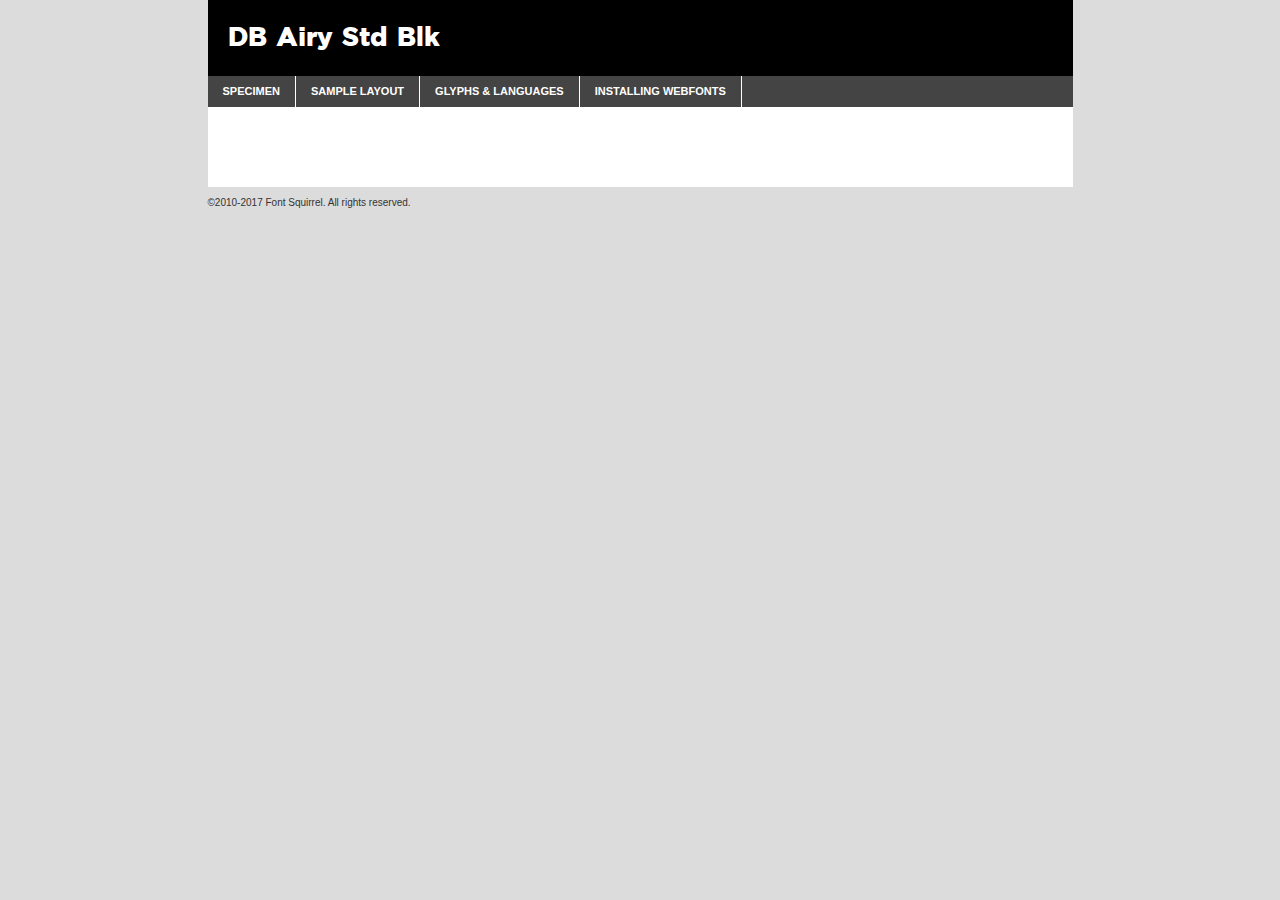
<file: fonts/db_airy_std_blk_v3.2-demo.html>
<!DOCTYPE html PUBLIC "-//W3C//DTD XHTML 1.0 Transitional//EN"
	"http://www.w3.org/TR/xhtml1/DTD/xhtml1-transitional.dtd">

<html xmlns="http://www.w3.org/1999/xhtml" xml:lang="en" lang="en">
<head>
	<meta http-equiv="Content-Type" content="text/html; charset=utf-8" />
	<script src="http://ajax.googleapis.com/ajax/libs/jquery/1.7.2/jquery.min.js" type="text/javascript" charset="utf-8"></script>
	<script type="text/javascript">
	(function($){$.fn.easyTabs=function(option){var param=jQuery.extend({fadeSpeed:"fast",defaultContent:1,activeClass:'active'},option);$(this).each(function(){var thisId="#"+this.id;if(param.defaultContent==''){param.defaultContent=1;}
	if(typeof param.defaultContent=="number")
	{var defaultTab=$(thisId+" .tabs li:eq("+(param.defaultContent-1)+") a").attr('href').substr(1);}else{var defaultTab=param.defaultContent;}
	$(thisId+" .tabs li a").each(function(){var tabToHide=$(this).attr('href').substr(1);$("#"+tabToHide).addClass('easytabs-tab-content');});hideAll();changeContent(defaultTab);function hideAll(){$(thisId+" .easytabs-tab-content").hide();}
	function changeContent(tabId){hideAll();$(thisId+" .tabs li").removeClass(param.activeClass);$(thisId+" .tabs li a[href=#"+tabId+"]").closest('li').addClass(param.activeClass);if(param.fadeSpeed!="none")
	{$(thisId+" #"+tabId).fadeIn(param.fadeSpeed);}else{$(thisId+" #"+tabId).show();}}
	$(thisId+" .tabs li").click(function(){var tabId=$(this).find('a').attr('href').substr(1);changeContent(tabId);return false;});});}})(jQuery);
	</script>
	<link rel="stylesheet" href="specimen_files/specimen_stylesheet.css" type="text/css" charset="utf-8" />
	<link rel="stylesheet" href="stylesheet.css" type="text/css" charset="utf-8" />

	<style type="text/css">
					body{
				font-family: 'db_airystd_blk';
							}
		</style>

	<title>DB Airy Std Blk Specimen</title>
	
	
	<script type="text/javascript" charset="utf-8">
		$(document).ready(function() {
			$('#container').easyTabs({defaultContent:1});
		});
	</script>
</head>

<body>
<div id="container">
	<div id="header">
		DB Airy Std Blk	</div>
	<ul class="tabs">
		<li><a href="#specimen">Specimen</a></li>
		<li><a href="#layout">Sample Layout</a></li>
				<li><a href="#glyphs">Glyphs &amp; Languages</a></li>
		<li><a href="#installing">Installing Webfonts</a></li>
		
	</ul>
	
	<div id="main_content">

		
			<div id="specimen">
		
				<div class="section">
					<div class="grid12 firstcol">
						<div class="huge">AaBb</div>
					</div>
				</div>
		
				<div class="section">
					<div class="glyph_range">A&#x200B;B&#x200b;C&#x200b;D&#x200b;E&#x200b;F&#x200b;G&#x200b;H&#x200b;I&#x200b;J&#x200b;K&#x200b;L&#x200b;M&#x200b;N&#x200b;O&#x200b;P&#x200b;Q&#x200b;R&#x200b;S&#x200b;T&#x200b;U&#x200b;V&#x200b;W&#x200b;X&#x200b;Y&#x200b;Z&#x200b;a&#x200b;b&#x200b;c&#x200b;d&#x200b;e&#x200b;f&#x200b;g&#x200b;h&#x200b;i&#x200b;j&#x200b;k&#x200b;l&#x200b;m&#x200b;n&#x200b;o&#x200b;p&#x200b;q&#x200b;r&#x200b;s&#x200b;t&#x200b;u&#x200b;v&#x200b;w&#x200b;x&#x200b;y&#x200b;z&#x200b;1&#x200b;2&#x200b;3&#x200b;4&#x200b;5&#x200b;6&#x200b;7&#x200b;8&#x200b;9&#x200b;0&#x200b;&amp;&#x200b;.&#x200b;,&#x200b;?&#x200b;!&#x200b;&#64;&#x200b;(&#x200b;)&#x200b;#&#x200b;$&#x200b;%&#x200b;*&#x200b;+&#x200b;-&#x200b;=&#x200b;:&#x200b;;</div>
				</div>
				<div class="section">
					<div class="grid12 firstcol">
						<table class="sample_table">
							<tr><td>10</td><td class="size10">abcdefghijklmnopqrstuvwxyzABCDEFGHIJKLMNOPQRSTUVWXYZ0123456789abcdefghijklmnopqrstuvwxyzABCDEFGHIJKLMNOPQRSTUVWXYZ0123456789abcdefghijklmnopqrstuvwxyzABCDEFGHIJKLMNOPQRSTUVWXYZ</td></tr>
							<tr><td>11</td><td class="size11">abcdefghijklmnopqrstuvwxyzABCDEFGHIJKLMNOPQRSTUVWXYZ0123456789abcdefghijklmnopqrstuvwxyzABCDEFGHIJKLMNOPQRSTUVWXYZ0123456789abcdefghijklmnopqrstuvwxyzABCDEFGHIJKLMNOPQRSTUVWXYZ</td></tr>
							<tr><td>12</td><td class="size12">abcdefghijklmnopqrstuvwxyzABCDEFGHIJKLMNOPQRSTUVWXYZ0123456789abcdefghijklmnopqrstuvwxyzABCDEFGHIJKLMNOPQRSTUVWXYZ0123456789abcdefghijklmnopqrstuvwxyzABCDEFGHIJKLMNOPQRSTUVWXYZ</td></tr>
							<tr><td>13</td><td class="size13">abcdefghijklmnopqrstuvwxyzABCDEFGHIJKLMNOPQRSTUVWXYZ0123456789abcdefghijklmnopqrstuvwxyzABCDEFGHIJKLMNOPQRSTUVWXYZ0123456789abcdefghijklmnopqrstuvwxyzABCDEFGHIJKLMNOPQRSTUVWXYZ</td></tr>
							<tr><td>14</td><td class="size14">abcdefghijklmnopqrstuvwxyzABCDEFGHIJKLMNOPQRSTUVWXYZ0123456789abcdefghijklmnopqrstuvwxyzABCDEFGHIJKLMNOPQRSTUVWXYZ0123456789abcdefghijklmnopqrstuvwxyzABCDEFGHIJKLMNOPQRSTUVWXYZ</td></tr>
							<tr><td>16</td><td class="size16">abcdefghijklmnopqrstuvwxyzABCDEFGHIJKLMNOPQRSTUVWXYZ0123456789abcdefghijklmnopqrstuvwxyzABCDEFGHIJKLMNOPQRSTUVWXYZ</td></tr>
							<tr><td>18</td><td class="size18">abcdefghijklmnopqrstuvwxyzABCDEFGHIJKLMNOPQRSTUVWXYZ0123456789abcdefghijklmnopqrstuvwxyzABCDEFGHIJKLMNOPQRSTUVWXYZ</td></tr>
							<tr><td>20</td><td class="size20">abcdefghijklmnopqrstuvwxyzABCDEFGHIJKLMNOPQRSTUVWXYZ0123456789abcdefghijklmnopqrstuvwxyzABCDEFGHIJKLMNOPQRSTUVWXYZ</td></tr>
							<tr><td>24</td><td class="size24">abcdefghijklmnopqrstuvwxyzABCDEFGHIJKLMNOPQRSTUVWXYZ0123456789abcdefghijklmnopqrstuvwxyzABCDEFGHIJKLMNOPQRSTUVWXYZ</td></tr>
							<tr><td>30</td><td class="size30">abcdefghijklmnopqrstuvwxyzABCDEFGHIJKLMNOPQRSTUVWXYZ0123456789abcdefghijklmnopqrstuvwxyzABCDEFGHIJKLMNOPQRSTUVWXYZ</td></tr>
							<tr><td>36</td><td class="size36">abcdefghijklmnopqrstuvwxyzABCDEFGHIJKLMNOPQRSTUVWXYZ0123456789abcdefghijklmnopqrstuvwxyzABCDEFGHIJKLMNOPQRSTUVWXYZ</td></tr>
							<tr><td>48</td><td class="size48">abcdefghijklmnopqrstuvwxyzABCDEFGHIJKLMNOPQRSTUVWXYZ0123456789abcdefghijklmnopqrstuvwxyzABCDEFGHIJKLMNOPQRSTUVWXYZ</td></tr>
							<tr><td>60</td><td class="size60">abcdefghijklmnopqrstuvwxyzABCDEFGHIJKLMNOPQRSTUVWXYZ0123456789abcdefghijklmnopqrstuvwxyzABCDEFGHIJKLMNOPQRSTUVWXYZ</td></tr>
							<tr><td>72</td><td class="size72">abcdefghijklmnopqrstuvwxyzABCDEFGHIJKLMNOPQRSTUVWXYZ0123456789abcdefghijklmnopqrstuvwxyzABCDEFGHIJKLMNOPQRSTUVWXYZ</td></tr>
							<tr><td>90</td><td class="size90">abcdefghijklmnopqrstuvwxyzABCDEFGHIJKLMNOPQRSTUVWXYZ0123456789abcdefghijklmnopqrstuvwxyzABCDEFGHIJKLMNOPQRSTUVWXYZ</td></tr>
						</table>
				
					</div>
			
				</div>
		
		
		
								<div class="section" id="bodycomparison">


										<div id="xheight">
				<div class="fontbody">&#x25FC;&#x25FC;&#x25FC;&#x25FC;&#x25FC;&#x25FC;&#x25FC;&#x25FC;&#x25FC;&#x25FC;&#x25FC;&#x25FC;&#x25FC;&#x25FC;&#x25FC;&#x25FC;&#x25FC;&#x25FC;&#x25FC;&#x25FC;&#x25FC;&#x25FC;&#x25FC;&#x25FC;&#x25FC;&#x25FC;&#x25FC;&#x25FC;&#x25FC;&#x25FC;&#x25FC;&#x25FC;&#x25FC;&#x25FC;&#x25FC;&#x25FC;&#x25FC;&#x25FC;&#x25FC;&#x25FC;&#x25FC;&#x25FC;&#x25FC;&#x25FC;&#x25FC;&#x25FC;&#x25FC;&#x25FC;&#x25FC;&#x25FC;&#x25FC;&#x25FC;&#x25FC;&#x25FC;&#x25FC;&#x25FC;&#x25FC;&#x25FC;&#x25FC;&#x25FC;&#x25FC;&#x25FC;&#x25FC;&#x25FC;&#x25FC;&#x25FC;&#x25FC;&#x25FC;&#x25FC;&#x25FC;&#x25FC;&#x25FC;&#x25FC;&#x25FC;&#x25FC;&#x25FC;&#x25FC;&#x25FC;&#x25FC;&#x25FC;&#x25FC;&#x25FC;&#x25FC;&#x25FC;&#x25FC;&#x25FC;&#x25FC;&#x25FC;&#x25FC;&#x25FC;&#x25FC;&#x25FC;&#x25FC;&#x25FC;&#x25FC;&#x25FC;&#x25FC;&#x25FC;&#x25FC;body</div><div class="arialbody">body</div><div class="verdanabody">body</div><div class="georgiabody">body</div></div>
										<div class="fontbody" style="z-index:1">
											body<span>DB Airy Std Blk</span>
										</div>
										<div class="arialbody" style="z-index:1">
											body<span>Arial</span>
										</div>
										<div class="verdanabody" style="z-index:1">
											body<span>Verdana</span>
										</div>
										<div class="georgiabody" style="z-index:1">
											body<span>Georgia</span>
										</div>



								</div>
		
		
				<div class="section psample psample_row1" id="">
					
					<div class="grid2 firstcol">
						<p class="size10"><span>10.</span>Aenean lacinia bibendum nulla sed consectetur. Fusce dapibus, tellus ac cursus commodo, tortor mauris condimentum nibh, ut fermentum massa justo sit amet risus. Nullam id dolor id nibh ultricies vehicula ut id elit. Cum sociis natoque penatibus et magnis dis parturient montes, nascetur ridiculus mus. Nulla vitae elit libero, a pharetra augue.</p>
			
					</div>
					<div class="grid3">
						<p class="size11"><span>11.</span>Aenean lacinia bibendum nulla sed consectetur. Fusce dapibus, tellus ac cursus commodo, tortor mauris condimentum nibh, ut fermentum massa justo sit amet risus. Nullam id dolor id nibh ultricies vehicula ut id elit. Cum sociis natoque penatibus et magnis dis parturient montes, nascetur ridiculus mus. Nulla vitae elit libero, a pharetra augue.</p>
			
					</div>
					<div class="grid3">
						<p class="size12"><span>12.</span>Aenean lacinia bibendum nulla sed consectetur. Fusce dapibus, tellus ac cursus commodo, tortor mauris condimentum nibh, ut fermentum massa justo sit amet risus. Nullam id dolor id nibh ultricies vehicula ut id elit. Cum sociis natoque penatibus et magnis dis parturient montes, nascetur ridiculus mus. Nulla vitae elit libero, a pharetra augue.</p>
			
					</div>
					<div class="grid4">
						<p class="size13"><span>13.</span>Aenean lacinia bibendum nulla sed consectetur. Fusce dapibus, tellus ac cursus commodo, tortor mauris condimentum nibh, ut fermentum massa justo sit amet risus. Nullam id dolor id nibh ultricies vehicula ut id elit. Cum sociis natoque penatibus et magnis dis parturient montes, nascetur ridiculus mus. Nulla vitae elit libero, a pharetra augue.</p>
			
					</div>
					<div class="white_blend"></div>
					
				</div>
				<div class="section psample psample_row2" id="">
					<div class="grid3 firstcol">
						<p class="size14"><span>14.</span>Aenean lacinia bibendum nulla sed consectetur. Fusce dapibus, tellus ac cursus commodo, tortor mauris condimentum nibh, ut fermentum massa justo sit amet risus. Nullam id dolor id nibh ultricies vehicula ut id elit. Cum sociis natoque penatibus et magnis dis parturient montes, nascetur ridiculus mus. Nulla vitae elit libero, a pharetra augue.</p>
			
					</div>
					<div class="grid4">
						<p class="size16"><span>16.</span>Aenean lacinia bibendum nulla sed consectetur. Fusce dapibus, tellus ac cursus commodo, tortor mauris condimentum nibh, ut fermentum massa justo sit amet risus. Nullam id dolor id nibh ultricies vehicula ut id elit. Cum sociis natoque penatibus et magnis dis parturient montes, nascetur ridiculus mus. Nulla vitae elit libero, a pharetra augue.</p>
			
					</div>
					<div class="grid5">
						<p class="size18"><span>18.</span>Aenean lacinia bibendum nulla sed consectetur. Fusce dapibus, tellus ac cursus commodo, tortor mauris condimentum nibh, ut fermentum massa justo sit amet risus. Nullam id dolor id nibh ultricies vehicula ut id elit. Cum sociis natoque penatibus et magnis dis parturient montes, nascetur ridiculus mus. Nulla vitae elit libero, a pharetra augue.</p>
			
					</div>

					<div class="white_blend"></div>

				</div>
				
				<div class="section psample psample_row3" id="">
					<div class="grid5 firstcol">
						<p class="size20"><span>20.</span>Aenean lacinia bibendum nulla sed consectetur. Fusce dapibus, tellus ac cursus commodo, tortor mauris condimentum nibh, ut fermentum massa justo sit amet risus. Nullam id dolor id nibh ultricies vehicula ut id elit. Cum sociis natoque penatibus et magnis dis parturient montes, nascetur ridiculus mus. Nulla vitae elit libero, a pharetra augue.</p>
					</div>
					<div class="grid7">
						<p class="size24"><span>24.</span>Aenean lacinia bibendum nulla sed consectetur. Fusce dapibus, tellus ac cursus commodo, tortor mauris condimentum nibh, ut fermentum massa justo sit amet risus. Nullam id dolor id nibh ultricies vehicula ut id elit. Cum sociis natoque penatibus et magnis dis parturient montes, nascetur ridiculus mus. Nulla vitae elit libero, a pharetra augue.</p>
					</div>
					
					<div class="white_blend"></div>
					
				</div>
				
				<div class="section psample psample_row4" id="">
					<div class="grid12 firstcol">
						<p class="size30"><span>30.</span>Aenean lacinia bibendum nulla sed consectetur. Fusce dapibus, tellus ac cursus commodo, tortor mauris condimentum nibh, ut fermentum massa justo sit amet risus. Nullam id dolor id nibh ultricies vehicula ut id elit. Cum sociis natoque penatibus et magnis dis parturient montes, nascetur ridiculus mus. Nulla vitae elit libero, a pharetra augue.</p>
					</div>
					<div class="white_blend"></div>
					
				</div>
				
				
				
				<div class="section psample psample_row1 fullreverse">
					<div class="grid2 firstcol">
						<p class="size10"><span>10.</span>Aenean lacinia bibendum nulla sed consectetur. Fusce dapibus, tellus ac cursus commodo, tortor mauris condimentum nibh, ut fermentum massa justo sit amet risus. Nullam id dolor id nibh ultricies vehicula ut id elit. Cum sociis natoque penatibus et magnis dis parturient montes, nascetur ridiculus mus. Nulla vitae elit libero, a pharetra augue.</p>
			
					</div>
					<div class="grid3">
						<p class="size11"><span>11.</span>Aenean lacinia bibendum nulla sed consectetur. Fusce dapibus, tellus ac cursus commodo, tortor mauris condimentum nibh, ut fermentum massa justo sit amet risus. Nullam id dolor id nibh ultricies vehicula ut id elit. Cum sociis natoque penatibus et magnis dis parturient montes, nascetur ridiculus mus. Nulla vitae elit libero, a pharetra augue.</p>
			
					</div>
					<div class="grid3">
						<p class="size12"><span>12.</span>Aenean lacinia bibendum nulla sed consectetur. Fusce dapibus, tellus ac cursus commodo, tortor mauris condimentum nibh, ut fermentum massa justo sit amet risus. Nullam id dolor id nibh ultricies vehicula ut id elit. Cum sociis natoque penatibus et magnis dis parturient montes, nascetur ridiculus mus. Nulla vitae elit libero, a pharetra augue.</p>
			
					</div>
					<div class="grid4">
						<p class="size13"><span>13.</span>Aenean lacinia bibendum nulla sed consectetur. Fusce dapibus, tellus ac cursus commodo, tortor mauris condimentum nibh, ut fermentum massa justo sit amet risus. Nullam id dolor id nibh ultricies vehicula ut id elit. Cum sociis natoque penatibus et magnis dis parturient montes, nascetur ridiculus mus. Nulla vitae elit libero, a pharetra augue.</p>
			
					</div>
					<div class="black_blend"></div>
					
				</div>
				
				<div class="section psample psample_row2 fullreverse">
					<div class="grid3 firstcol">
						<p class="size14"><span>14.</span>Aenean lacinia bibendum nulla sed consectetur. Fusce dapibus, tellus ac cursus commodo, tortor mauris condimentum nibh, ut fermentum massa justo sit amet risus. Nullam id dolor id nibh ultricies vehicula ut id elit. Cum sociis natoque penatibus et magnis dis parturient montes, nascetur ridiculus mus. Nulla vitae elit libero, a pharetra augue.</p>
			
					</div>
					<div class="grid4">
						<p class="size16"><span>16.</span>Aenean lacinia bibendum nulla sed consectetur. Fusce dapibus, tellus ac cursus commodo, tortor mauris condimentum nibh, ut fermentum massa justo sit amet risus. Nullam id dolor id nibh ultricies vehicula ut id elit. Cum sociis natoque penatibus et magnis dis parturient montes, nascetur ridiculus mus. Nulla vitae elit libero, a pharetra augue.</p>
			
					</div>
					<div class="grid5">
						<p class="size18"><span>18.</span>Aenean lacinia bibendum nulla sed consectetur. Fusce dapibus, tellus ac cursus commodo, tortor mauris condimentum nibh, ut fermentum massa justo sit amet risus. Nullam id dolor id nibh ultricies vehicula ut id elit. Cum sociis natoque penatibus et magnis dis parturient montes, nascetur ridiculus mus. Nulla vitae elit libero, a pharetra augue.</p>
			
					</div>
					<div class="black_blend"></div>

				</div>
				
				<div class="section psample fullreverse psample_row3" id="">
					<div class="grid5 firstcol">
						<p class="size20"><span>20.</span>Aenean lacinia bibendum nulla sed consectetur. Fusce dapibus, tellus ac cursus commodo, tortor mauris condimentum nibh, ut fermentum massa justo sit amet risus. Nullam id dolor id nibh ultricies vehicula ut id elit. Cum sociis natoque penatibus et magnis dis parturient montes, nascetur ridiculus mus. Nulla vitae elit libero, a pharetra augue.</p>
					</div>
					<div class="grid7">
						<p class="size24"><span>24.</span>Aenean lacinia bibendum nulla sed consectetur. Fusce dapibus, tellus ac cursus commodo, tortor mauris condimentum nibh, ut fermentum massa justo sit amet risus. Nullam id dolor id nibh ultricies vehicula ut id elit. Cum sociis natoque penatibus et magnis dis parturient montes, nascetur ridiculus mus. Nulla vitae elit libero, a pharetra augue.</p>
					</div>
					
					<div class="black_blend"></div>
					
				</div>
				
				<div class="section psample fullreverse psample_row4" id="" style="border-bottom: 20px #000 solid;">
					<div class="grid12 firstcol">
						<p class="size30"><span>30.</span>Aenean lacinia bibendum nulla sed consectetur. Fusce dapibus, tellus ac cursus commodo, tortor mauris condimentum nibh, ut fermentum massa justo sit amet risus. Nullam id dolor id nibh ultricies vehicula ut id elit. Cum sociis natoque penatibus et magnis dis parturient montes, nascetur ridiculus mus. Nulla vitae elit libero, a pharetra augue.</p>
					</div>
					<div class="black_blend"></div>
					
				</div>
				
				
				
				
			</div>
			
			<div id="layout">
				
				<div class="section">
					
					<div class="grid12 firstcol">
						<h1>Lorem Ipsum Dolor</h1>
						<h2>Etiam porta sem malesuada magna mollis euismod</h2>
						
						<p class="byline">By <a href="#link">Aenean Lacinia</a></p>
					</div>
				</div>
				<div class="section">
					<div class="grid8 firstcol">
						<p class="large">Donec sed odio dui. Morbi leo risus, porta ac consectetur ac, vestibulum at eros. Fusce dapibus, tellus ac cursus commodo, tortor mauris condimentum nibh, ut fermentum massa justo sit amet risus. </p>

						
						<h3>Pellentesque ornare sem</h3>

						<p>Maecenas sed diam eget risus varius blandit sit amet non magna. Maecenas faucibus mollis interdum. Donec ullamcorper nulla non metus auctor fringilla. Nullam id dolor id nibh ultricies vehicula ut id elit. Nullam id dolor id nibh ultricies vehicula ut id elit. </p>

						<p>Aenean eu leo quam. Pellentesque ornare sem lacinia quam venenatis vestibulum. Lorem ipsum dolor sit amet, consectetur adipiscing elit. Cum sociis natoque penatibus et magnis dis parturient montes, nascetur ridiculus mus. </p>

						<p>Nulla vitae elit libero, a pharetra augue. Praesent commodo cursus magna, vel scelerisque nisl consectetur et. Aenean lacinia bibendum nulla sed consectetur. </p>

						<p>Nullam quis risus eget urna mollis ornare vel eu leo. Nullam quis risus eget urna mollis ornare vel eu leo. Maecenas sed diam eget risus varius blandit sit amet non magna. Donec ullamcorper nulla non metus auctor fringilla. </p>

						<h3>Cras mattis consectetur</h3>

						<p>Aenean eu leo quam. Pellentesque ornare sem lacinia quam venenatis vestibulum. Aenean lacinia bibendum nulla sed consectetur. Integer posuere erat a ante venenatis dapibus posuere velit aliquet. Cras mattis consectetur purus sit amet fermentum. </p>

						<p>Nullam id dolor id nibh ultricies vehicula ut id elit. Nullam quis risus eget urna mollis ornare vel eu leo. Cras mattis consectetur purus sit amet fermentum.</p>
					</div>
					
					<div class="grid4 sidebar">
						
						<div class="box reverse">
							<p class="last">Nullam quis risus eget urna mollis ornare vel eu leo. Donec ullamcorper nulla non metus auctor fringilla. Cras mattis consectetur purus sit amet fermentum. Sed posuere consectetur est at lobortis. Lorem ipsum dolor sit amet, consectetur adipiscing elit. </p>
						</div>
						
						<p class="caption">Maecenas sed diam eget risus varius.</p>

						<p>Vestibulum id ligula porta felis euismod semper. Integer posuere erat a ante venenatis dapibus posuere velit aliquet. Vestibulum id ligula porta felis euismod semper. Sed posuere consectetur est at lobortis. Maecenas sed diam eget risus varius blandit sit amet non magna. Fusce dapibus, tellus ac cursus commodo, tortor mauris condimentum nibh, ut fermentum massa justo sit amet risus. </p>

					

						<p>Duis mollis, est non commodo luctus, nisi erat porttitor ligula, eget lacinia odio sem nec elit. Aenean lacinia bibendum nulla sed consectetur. Vivamus sagittis lacus vel augue laoreet rutrum faucibus dolor auctor. Aenean lacinia bibendum nulla sed consectetur. Nullam quis risus eget urna mollis ornare vel eu leo. </p>

						<p>Praesent commodo cursus magna, vel scelerisque nisl consectetur et. Donec ullamcorper nulla non metus auctor fringilla. Maecenas faucibus mollis interdum. Fusce dapibus, tellus ac cursus commodo, tortor mauris condimentum nibh, ut fermentum massa justo sit amet risus. </p>

					</div>
				</div>
				
			</div>


			



		<div id="glyphs">
			<div class="section">
				<div class="grid12 firstcol">
			
				<h1>Language Support</h1>
				<p>The subset of DB Airy Std Blk in this kit supports the following languages:<br />
			
					English, Arrernte, Bislama, Cebuano, Fijian, Gilbertese, Hmong, Ibanag, Iloko_ilokano, Interglossa_glosa, Interlingua, Lojban, Norfolk_pitcairnese, Oromo, Rotokas, Seychelles_creole, Shona, Somali, Southern_ndebele, Swahili, Swati_swazi, Tok_pisin, Warlpiri, Xhosa, Zulu, Latinbasic, Ubasic, Demo				</p>
				<h1>Glyph Chart</h1>
				<p>The subset of DB Airy Std Blk in this kit includes all the glyphs listed below. Unicode entities are included above each glyph to help you insert individual characters into your layout.</p>
				<div id="glyph_chart">
			
																				 <div><p>&amp;#13;</p>&#13;</div>
																				 <div><p>&amp;#32;</p>&#32;</div>
																				 <div><p>&amp;#33;</p>&#33;</div>
																				 <div><p>&amp;#34;</p>&#34;</div>
																				 <div><p>&amp;#35;</p>&#35;</div>
																				 <div><p>&amp;#36;</p>&#36;</div>
																				 <div><p>&amp;#37;</p>&#37;</div>
																				 <div><p>&amp;#38;</p>&#38;</div>
																				 <div><p>&amp;#39;</p>&#39;</div>
																				 <div><p>&amp;#40;</p>&#40;</div>
																				 <div><p>&amp;#41;</p>&#41;</div>
																				 <div><p>&amp;#42;</p>&#42;</div>
																				 <div><p>&amp;#43;</p>&#43;</div>
																				 <div><p>&amp;#44;</p>&#44;</div>
																				 <div><p>&amp;#45;</p>&#45;</div>
																				 <div><p>&amp;#46;</p>&#46;</div>
																				 <div><p>&amp;#47;</p>&#47;</div>
																				 <div><p>&amp;#48;</p>&#48;</div>
																				 <div><p>&amp;#49;</p>&#49;</div>
																				 <div><p>&amp;#50;</p>&#50;</div>
																				 <div><p>&amp;#51;</p>&#51;</div>
																				 <div><p>&amp;#52;</p>&#52;</div>
																				 <div><p>&amp;#53;</p>&#53;</div>
																				 <div><p>&amp;#54;</p>&#54;</div>
																				 <div><p>&amp;#55;</p>&#55;</div>
																				 <div><p>&amp;#56;</p>&#56;</div>
																				 <div><p>&amp;#57;</p>&#57;</div>
																				 <div><p>&amp;#58;</p>&#58;</div>
																				 <div><p>&amp;#59;</p>&#59;</div>
																				 <div><p>&amp;#60;</p>&#60;</div>
																				 <div><p>&amp;#61;</p>&#61;</div>
																				 <div><p>&amp;#62;</p>&#62;</div>
																				 <div><p>&amp;#63;</p>&#63;</div>
																				 <div><p>&amp;#64;</p>&#64;</div>
																				 <div><p>&amp;#65;</p>&#65;</div>
																				 <div><p>&amp;#66;</p>&#66;</div>
																				 <div><p>&amp;#67;</p>&#67;</div>
																				 <div><p>&amp;#68;</p>&#68;</div>
																				 <div><p>&amp;#69;</p>&#69;</div>
																				 <div><p>&amp;#70;</p>&#70;</div>
																				 <div><p>&amp;#71;</p>&#71;</div>
																				 <div><p>&amp;#72;</p>&#72;</div>
																				 <div><p>&amp;#73;</p>&#73;</div>
																				 <div><p>&amp;#74;</p>&#74;</div>
																				 <div><p>&amp;#75;</p>&#75;</div>
																				 <div><p>&amp;#76;</p>&#76;</div>
																				 <div><p>&amp;#77;</p>&#77;</div>
																				 <div><p>&amp;#78;</p>&#78;</div>
																				 <div><p>&amp;#79;</p>&#79;</div>
																				 <div><p>&amp;#80;</p>&#80;</div>
																				 <div><p>&amp;#81;</p>&#81;</div>
																				 <div><p>&amp;#82;</p>&#82;</div>
																				 <div><p>&amp;#83;</p>&#83;</div>
																				 <div><p>&amp;#84;</p>&#84;</div>
																				 <div><p>&amp;#85;</p>&#85;</div>
																				 <div><p>&amp;#86;</p>&#86;</div>
																				 <div><p>&amp;#87;</p>&#87;</div>
																				 <div><p>&amp;#88;</p>&#88;</div>
																				 <div><p>&amp;#89;</p>&#89;</div>
																				 <div><p>&amp;#90;</p>&#90;</div>
																				 <div><p>&amp;#91;</p>&#91;</div>
																				 <div><p>&amp;#92;</p>&#92;</div>
																				 <div><p>&amp;#93;</p>&#93;</div>
																				 <div><p>&amp;#94;</p>&#94;</div>
																				 <div><p>&amp;#95;</p>&#95;</div>
																				 <div><p>&amp;#96;</p>&#96;</div>
																				 <div><p>&amp;#97;</p>&#97;</div>
																				 <div><p>&amp;#98;</p>&#98;</div>
																				 <div><p>&amp;#99;</p>&#99;</div>
																				 <div><p>&amp;#100;</p>&#100;</div>
																				 <div><p>&amp;#101;</p>&#101;</div>
																				 <div><p>&amp;#102;</p>&#102;</div>
																				 <div><p>&amp;#103;</p>&#103;</div>
																				 <div><p>&amp;#104;</p>&#104;</div>
																				 <div><p>&amp;#105;</p>&#105;</div>
																				 <div><p>&amp;#106;</p>&#106;</div>
																				 <div><p>&amp;#107;</p>&#107;</div>
																				 <div><p>&amp;#108;</p>&#108;</div>
																				 <div><p>&amp;#109;</p>&#109;</div>
																				 <div><p>&amp;#110;</p>&#110;</div>
																				 <div><p>&amp;#111;</p>&#111;</div>
																				 <div><p>&amp;#112;</p>&#112;</div>
																				 <div><p>&amp;#113;</p>&#113;</div>
																				 <div><p>&amp;#114;</p>&#114;</div>
																				 <div><p>&amp;#115;</p>&#115;</div>
																				 <div><p>&amp;#116;</p>&#116;</div>
																				 <div><p>&amp;#117;</p>&#117;</div>
																				 <div><p>&amp;#118;</p>&#118;</div>
																				 <div><p>&amp;#119;</p>&#119;</div>
																				 <div><p>&amp;#120;</p>&#120;</div>
																				 <div><p>&amp;#121;</p>&#121;</div>
																				 <div><p>&amp;#122;</p>&#122;</div>
																				 <div><p>&amp;#123;</p>&#123;</div>
																				 <div><p>&amp;#124;</p>&#124;</div>
																				 <div><p>&amp;#125;</p>&#125;</div>
																				 <div><p>&amp;#126;</p>&#126;</div>
																				 <div><p>&amp;#160;</p>&#160;</div>
																				 <div><p>&amp;#162;</p>&#162;</div>
																				 <div><p>&amp;#163;</p>&#163;</div>
																				 <div><p>&amp;#165;</p>&#165;</div>
																				 <div><p>&amp;#169;</p>&#169;</div>
																				 <div><p>&amp;#171;</p>&#171;</div>
																				 <div><p>&amp;#173;</p>&#173;</div>
																				 <div><p>&amp;#174;</p>&#174;</div>
																				 <div><p>&amp;#177;</p>&#177;</div>
																				 <div><p>&amp;#187;</p>&#187;</div>
																				 <div><p>&amp;#188;</p>&#188;</div>
																				 <div><p>&amp;#189;</p>&#189;</div>
																				 <div><p>&amp;#190;</p>&#190;</div>
																				 <div><p>&amp;#215;</p>&#215;</div>
																				 <div><p>&amp;#247;</p>&#247;</div>
																				 <div><p>&amp;#3585;</p>&#3585;</div>
																				 <div><p>&amp;#3586;</p>&#3586;</div>
																				 <div><p>&amp;#3587;</p>&#3587;</div>
																				 <div><p>&amp;#3588;</p>&#3588;</div>
																				 <div><p>&amp;#3589;</p>&#3589;</div>
																				 <div><p>&amp;#3590;</p>&#3590;</div>
																				 <div><p>&amp;#3591;</p>&#3591;</div>
																				 <div><p>&amp;#3592;</p>&#3592;</div>
																				 <div><p>&amp;#3593;</p>&#3593;</div>
																				 <div><p>&amp;#3594;</p>&#3594;</div>
																				 <div><p>&amp;#3595;</p>&#3595;</div>
																				 <div><p>&amp;#3596;</p>&#3596;</div>
																				 <div><p>&amp;#3597;</p>&#3597;</div>
																				 <div><p>&amp;#3598;</p>&#3598;</div>
																				 <div><p>&amp;#3599;</p>&#3599;</div>
																				 <div><p>&amp;#3600;</p>&#3600;</div>
																				 <div><p>&amp;#3601;</p>&#3601;</div>
																				 <div><p>&amp;#3602;</p>&#3602;</div>
																				 <div><p>&amp;#3603;</p>&#3603;</div>
																				 <div><p>&amp;#3604;</p>&#3604;</div>
																				 <div><p>&amp;#3605;</p>&#3605;</div>
																				 <div><p>&amp;#3606;</p>&#3606;</div>
																				 <div><p>&amp;#3607;</p>&#3607;</div>
																				 <div><p>&amp;#3608;</p>&#3608;</div>
																				 <div><p>&amp;#3609;</p>&#3609;</div>
																				 <div><p>&amp;#3610;</p>&#3610;</div>
																				 <div><p>&amp;#3611;</p>&#3611;</div>
																				 <div><p>&amp;#3612;</p>&#3612;</div>
																				 <div><p>&amp;#3613;</p>&#3613;</div>
																				 <div><p>&amp;#3614;</p>&#3614;</div>
																				 <div><p>&amp;#3615;</p>&#3615;</div>
																				 <div><p>&amp;#3616;</p>&#3616;</div>
																				 <div><p>&amp;#3617;</p>&#3617;</div>
																				 <div><p>&amp;#3618;</p>&#3618;</div>
																				 <div><p>&amp;#3619;</p>&#3619;</div>
																				 <div><p>&amp;#3620;</p>&#3620;</div>
																				 <div><p>&amp;#3621;</p>&#3621;</div>
																				 <div><p>&amp;#3622;</p>&#3622;</div>
																				 <div><p>&amp;#3623;</p>&#3623;</div>
																				 <div><p>&amp;#3624;</p>&#3624;</div>
																				 <div><p>&amp;#3625;</p>&#3625;</div>
																				 <div><p>&amp;#3626;</p>&#3626;</div>
																				 <div><p>&amp;#3627;</p>&#3627;</div>
																				 <div><p>&amp;#3628;</p>&#3628;</div>
																				 <div><p>&amp;#3629;</p>&#3629;</div>
																				 <div><p>&amp;#3630;</p>&#3630;</div>
																				 <div><p>&amp;#3631;</p>&#3631;</div>
																				 <div><p>&amp;#3632;</p>&#3632;</div>
																				 <div><p>&amp;#3633;</p>&#3633;</div>
																				 <div><p>&amp;#3634;</p>&#3634;</div>
																				 <div><p>&amp;#3635;</p>&#3635;</div>
																				 <div><p>&amp;#3636;</p>&#3636;</div>
																				 <div><p>&amp;#3637;</p>&#3637;</div>
																				 <div><p>&amp;#3638;</p>&#3638;</div>
																				 <div><p>&amp;#3639;</p>&#3639;</div>
																				 <div><p>&amp;#3640;</p>&#3640;</div>
																				 <div><p>&amp;#3641;</p>&#3641;</div>
																				 <div><p>&amp;#3642;</p>&#3642;</div>
																				 <div><p>&amp;#3645;</p>&#3645;</div>
																				 <div><p>&amp;#3646;</p>&#3646;</div>
																				 <div><p>&amp;#3647;</p>&#3647;</div>
																				 <div><p>&amp;#3648;</p>&#3648;</div>
																				 <div><p>&amp;#3649;</p>&#3649;</div>
																				 <div><p>&amp;#3650;</p>&#3650;</div>
																				 <div><p>&amp;#3651;</p>&#3651;</div>
																				 <div><p>&amp;#3652;</p>&#3652;</div>
																				 <div><p>&amp;#3653;</p>&#3653;</div>
																				 <div><p>&amp;#3654;</p>&#3654;</div>
																				 <div><p>&amp;#3655;</p>&#3655;</div>
																				 <div><p>&amp;#3656;</p>&#3656;</div>
																				 <div><p>&amp;#3657;</p>&#3657;</div>
																				 <div><p>&amp;#3658;</p>&#3658;</div>
																				 <div><p>&amp;#3659;</p>&#3659;</div>
																				 <div><p>&amp;#3660;</p>&#3660;</div>
																				 <div><p>&amp;#3661;</p>&#3661;</div>
																				 <div><p>&amp;#3662;</p>&#3662;</div>
																				 <div><p>&amp;#3663;</p>&#3663;</div>
																				 <div><p>&amp;#3664;</p>&#3664;</div>
																				 <div><p>&amp;#3665;</p>&#3665;</div>
																				 <div><p>&amp;#3666;</p>&#3666;</div>
																				 <div><p>&amp;#3667;</p>&#3667;</div>
																				 <div><p>&amp;#3668;</p>&#3668;</div>
																				 <div><p>&amp;#3669;</p>&#3669;</div>
																				 <div><p>&amp;#3670;</p>&#3670;</div>
																				 <div><p>&amp;#3671;</p>&#3671;</div>
																				 <div><p>&amp;#3672;</p>&#3672;</div>
																				 <div><p>&amp;#3673;</p>&#3673;</div>
																				 <div><p>&amp;#3674;</p>&#3674;</div>
																				 <div><p>&amp;#3675;</p>&#3675;</div>
																				 <div><p>&amp;#8192;</p>&#8192;</div>
																				 <div><p>&amp;#8193;</p>&#8193;</div>
																				 <div><p>&amp;#8194;</p>&#8194;</div>
																				 <div><p>&amp;#8195;</p>&#8195;</div>
																				 <div><p>&amp;#8196;</p>&#8196;</div>
																				 <div><p>&amp;#8197;</p>&#8197;</div>
																				 <div><p>&amp;#8198;</p>&#8198;</div>
																				 <div><p>&amp;#8199;</p>&#8199;</div>
																				 <div><p>&amp;#8200;</p>&#8200;</div>
																				 <div><p>&amp;#8201;</p>&#8201;</div>
																				 <div><p>&amp;#8202;</p>&#8202;</div>
																				 <div><p>&amp;#8203;</p>&#8203;</div>
																				 <div><p>&amp;#8208;</p>&#8208;</div>
																				 <div><p>&amp;#8209;</p>&#8209;</div>
																				 <div><p>&amp;#8210;</p>&#8210;</div>
																				 <div><p>&amp;#8211;</p>&#8211;</div>
																				 <div><p>&amp;#8212;</p>&#8212;</div>
																				 <div><p>&amp;#8216;</p>&#8216;</div>
																				 <div><p>&amp;#8217;</p>&#8217;</div>
																				 <div><p>&amp;#8220;</p>&#8220;</div>
																				 <div><p>&amp;#8221;</p>&#8221;</div>
																				 <div><p>&amp;#8226;</p>&#8226;</div>
																				 <div><p>&amp;#8230;</p>&#8230;</div>
																				 <div><p>&amp;#8239;</p>&#8239;</div>
																				 <div><p>&amp;#8287;</p>&#8287;</div>
																				 <div><p>&amp;#8364;</p>&#8364;</div>
																				 <div><p>&amp;#8482;</p>&#8482;</div>
																				 <div><p>&amp;#8804;</p>&#8804;</div>
																				 <div><p>&amp;#8805;</p>&#8805;</div>
																				 <div><p>&amp;#9676;</p>&#9676;</div>
																				 <div><p>&amp;#9724;</p>&#9724;</div>
																				 <div><p>&amp;#63232;</p>&#63232;</div>
																				 <div><p>&amp;#63233;</p>&#63233;</div>
																				 <div><p>&amp;#63234;</p>&#63234;</div>
																				 <div><p>&amp;#63235;</p>&#63235;</div>
																				 <div><p>&amp;#63236;</p>&#63236;</div>
																				 <div><p>&amp;#63237;</p>&#63237;</div>
																				 <div><p>&amp;#63238;</p>&#63238;</div>
																				 <div><p>&amp;#63239;</p>&#63239;</div>
																				 <div><p>&amp;#63240;</p>&#63240;</div>
																				 <div><p>&amp;#63241;</p>&#63241;</div>
																				 <div><p>&amp;#63242;</p>&#63242;</div>
																				 <div><p>&amp;#63243;</p>&#63243;</div>
																				 <div><p>&amp;#63244;</p>&#63244;</div>
																				 <div><p>&amp;#63245;</p>&#63245;</div>
																				 <div><p>&amp;#63246;</p>&#63246;</div>
																				 <div><p>&amp;#63247;</p>&#63247;</div>
																				 <div><p>&amp;#63248;</p>&#63248;</div>
																				 <div><p>&amp;#63249;</p>&#63249;</div>
																				 <div><p>&amp;#63250;</p>&#63250;</div>
																				 <div><p>&amp;#63251;</p>&#63251;</div>
																				 <div><p>&amp;#63252;</p>&#63252;</div>
																				 <div><p>&amp;#63253;</p>&#63253;</div>
																				 <div><p>&amp;#63254;</p>&#63254;</div>
																				 <div><p>&amp;#63255;</p>&#63255;</div>
																				 <div><p>&amp;#63256;</p>&#63256;</div>
																				 <div><p>&amp;#63257;</p>&#63257;</div>
																				 <div><p>&amp;#63258;</p>&#63258;</div>
																				 <div><p>&amp;#63261;</p>&#63261;</div>
																				 <div><p>&amp;#63616;</p>&#63616;</div>
																																																																																																																																																																																																																																																																																																																																																																																																																																																																																																																																																																																								</div>	
				</div>
		
		
			</div>
		</div>
		
		
		<div id="specs">
			
		</div>
	
		<div id="installing">
			<div class="section">
				<div class="grid7 firstcol">
					<h1>Installing Webfonts</h1>
					
					<p>Webfonts are supported by all major browser platforms but not all in the same way. There are currently four different font formats that must be included in order to target all browsers. This includes TTF, WOFF, EOT and SVG.</p>
					
					<h2>1. Upload your webfonts</h2>
					<p>You must upload your webfont kit to your website. They should be in or near the same directory as your CSS files.</p>
					
					<h2>2. Include the webfont stylesheet</h2>
					<p>A special CSS @font-face declaration helps the various browsers select the appropriate font it needs without causing you a bunch of headaches. Learn more about this syntax by reading the <a href="https://www.fontspring.com/blog/further-hardening-of-the-bulletproof-syntax">Fontspring blog post</a> about it. The code for it is as follows:</p>


<code>
@font-face{ 
	font-family: 'MyWebFont';
	src: url('WebFont.eot');
	src: url('WebFont.eot?#iefix') format('embedded-opentype'),
	     url('WebFont.woff') format('woff'),
	     url('WebFont.ttf') format('truetype'),
	     url('WebFont.svg#webfont') format('svg');
}
</code>

	<p>We've already gone ahead and generated the code for you. All you have to do is link to the stylesheet in your HTML, like this:</p>
	<code>&lt;link rel=&quot;stylesheet&quot; href=&quot;stylesheet.css&quot; type=&quot;text/css&quot; charset=&quot;utf-8&quot; /&gt;</code>

					<h2>3. Modify your own stylesheet</h2>
					<p>To take advantage of your new fonts, you must tell your stylesheet to use them. Look at the original @font-face declaration above and find the property called "font-family." The name linked there will be what you use to reference the font. Prepend that webfont name to the font stack in the "font-family" property, inside the selector you want to change. For example:</p>
<code>p { font-family: 'WebFont', Arial, sans-serif; }</code>

<h2>4. Test</h2>
<p>Getting webfonts to work cross-browser <em>can</em> be tricky. Use the information in the sidebar to help you if you find that fonts aren't loading in a particular browser.</p>
				</div>
				
				<div class="grid5 sidebar">
					<div class="box">
						<h2>Troubleshooting<br />Font-Face Problems</h2>
						<p>Having trouble getting your webfonts to load in your new website? Here are some tips to sort out what might be the problem.</p>

						<h3>Fonts not showing in any browser</h3>

						<p>This sounds like you need to work on the plumbing. You either did not upload the fonts to the correct directory, or you did not link the fonts properly in the CSS. If you've confirmed that all this is correct and you still have a problem, take a look at your .htaccess file and see if requests are getting intercepted.</p>

						<h3>Fonts not loading in iPhone or iPad</h3>

						<p>The most common problem here is that you are serving the fonts from an IIS server. IIS refuses to serve files that have unknown MIME types. If that is the case, you must set the MIME type for SVG to "image/svg+xml" in the server settings. Follow these instructions from Microsoft if you need help.</p>

						<h3>Fonts not loading in Firefox</h3>

						<p>The primary reason for this failure? You are still using a version Firefox older than 3.5. So upgrade already! If that isn't it, then you are very likely serving fonts from a different domain. Firefox requires that all font assets be served from the same domain. Lastly it is possible that you need to add WOFF to your list of MIME types (if you are serving via IIS.)</p>

						<h3>Fonts not loading in IE</h3>

						<p>Are you looking at Internet Explorer on an actual Windows machine or are you cheating by using a service like Adobe BrowserLab? Many of these screenshot services do not render @font-face for IE. Best to test it on a real machine.</p>

						<h3>Fonts not loading in IE9</h3>

						<p>IE9, like Firefox, requires that fonts be served from the same domain as the website. Make sure that is the case.</p>
					</div>
				</div>
			</div>
			
		</div>
	
	</div>
	<div id="footer">
		<p>&copy;2010-2017 Font Squirrel. All rights reserved.</p>
	</div>
</div>
</body>
</html>
</file>
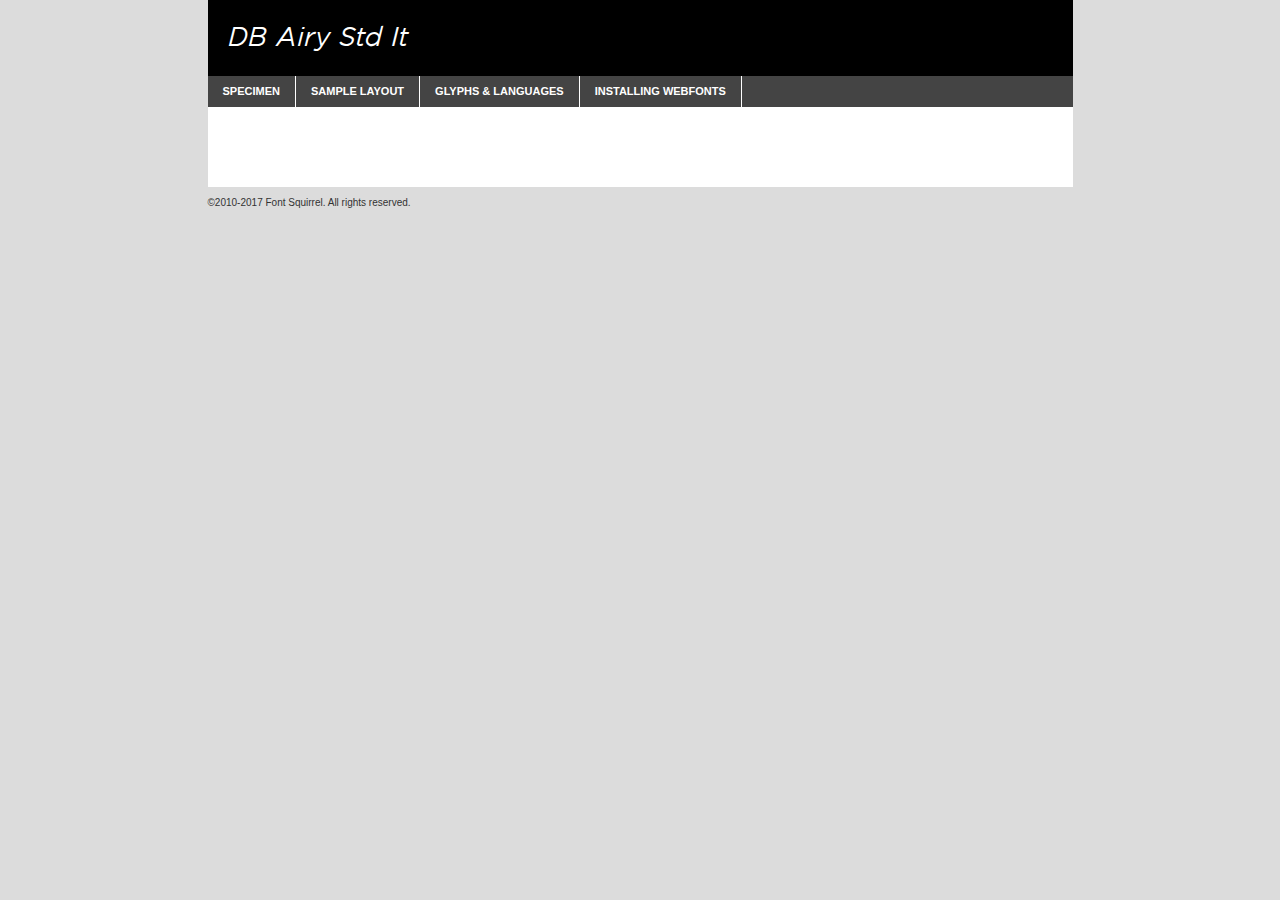
<file: fonts/db_airy_std_it_v3.2-demo.html>
<!DOCTYPE html PUBLIC "-//W3C//DTD XHTML 1.0 Transitional//EN"
	"http://www.w3.org/TR/xhtml1/DTD/xhtml1-transitional.dtd">

<html xmlns="http://www.w3.org/1999/xhtml" xml:lang="en" lang="en">
<head>
	<meta http-equiv="Content-Type" content="text/html; charset=utf-8" />
	<script src="http://ajax.googleapis.com/ajax/libs/jquery/1.7.2/jquery.min.js" type="text/javascript" charset="utf-8"></script>
	<script type="text/javascript">
	(function($){$.fn.easyTabs=function(option){var param=jQuery.extend({fadeSpeed:"fast",defaultContent:1,activeClass:'active'},option);$(this).each(function(){var thisId="#"+this.id;if(param.defaultContent==''){param.defaultContent=1;}
	if(typeof param.defaultContent=="number")
	{var defaultTab=$(thisId+" .tabs li:eq("+(param.defaultContent-1)+") a").attr('href').substr(1);}else{var defaultTab=param.defaultContent;}
	$(thisId+" .tabs li a").each(function(){var tabToHide=$(this).attr('href').substr(1);$("#"+tabToHide).addClass('easytabs-tab-content');});hideAll();changeContent(defaultTab);function hideAll(){$(thisId+" .easytabs-tab-content").hide();}
	function changeContent(tabId){hideAll();$(thisId+" .tabs li").removeClass(param.activeClass);$(thisId+" .tabs li a[href=#"+tabId+"]").closest('li').addClass(param.activeClass);if(param.fadeSpeed!="none")
	{$(thisId+" #"+tabId).fadeIn(param.fadeSpeed);}else{$(thisId+" #"+tabId).show();}}
	$(thisId+" .tabs li").click(function(){var tabId=$(this).find('a').attr('href').substr(1);changeContent(tabId);return false;});});}})(jQuery);
	</script>
	<link rel="stylesheet" href="specimen_files/specimen_stylesheet.css" type="text/css" charset="utf-8" />
	<link rel="stylesheet" href="stylesheet.css" type="text/css" charset="utf-8" />

	<style type="text/css">
					body{
				font-family: 'db_airystd_it';
							}
		</style>

	<title>DB Airy Std It Specimen</title>
	
	
	<script type="text/javascript" charset="utf-8">
		$(document).ready(function() {
			$('#container').easyTabs({defaultContent:1});
		});
	</script>
</head>

<body>
<div id="container">
	<div id="header">
		DB Airy Std It	</div>
	<ul class="tabs">
		<li><a href="#specimen">Specimen</a></li>
		<li><a href="#layout">Sample Layout</a></li>
				<li><a href="#glyphs">Glyphs &amp; Languages</a></li>
		<li><a href="#installing">Installing Webfonts</a></li>
		
	</ul>
	
	<div id="main_content">

		
			<div id="specimen">
		
				<div class="section">
					<div class="grid12 firstcol">
						<div class="huge">AaBb</div>
					</div>
				</div>
		
				<div class="section">
					<div class="glyph_range">A&#x200B;B&#x200b;C&#x200b;D&#x200b;E&#x200b;F&#x200b;G&#x200b;H&#x200b;I&#x200b;J&#x200b;K&#x200b;L&#x200b;M&#x200b;N&#x200b;O&#x200b;P&#x200b;Q&#x200b;R&#x200b;S&#x200b;T&#x200b;U&#x200b;V&#x200b;W&#x200b;X&#x200b;Y&#x200b;Z&#x200b;a&#x200b;b&#x200b;c&#x200b;d&#x200b;e&#x200b;f&#x200b;g&#x200b;h&#x200b;i&#x200b;j&#x200b;k&#x200b;l&#x200b;m&#x200b;n&#x200b;o&#x200b;p&#x200b;q&#x200b;r&#x200b;s&#x200b;t&#x200b;u&#x200b;v&#x200b;w&#x200b;x&#x200b;y&#x200b;z&#x200b;1&#x200b;2&#x200b;3&#x200b;4&#x200b;5&#x200b;6&#x200b;7&#x200b;8&#x200b;9&#x200b;0&#x200b;&amp;&#x200b;.&#x200b;,&#x200b;?&#x200b;!&#x200b;&#64;&#x200b;(&#x200b;)&#x200b;#&#x200b;$&#x200b;%&#x200b;*&#x200b;+&#x200b;-&#x200b;=&#x200b;:&#x200b;;</div>
				</div>
				<div class="section">
					<div class="grid12 firstcol">
						<table class="sample_table">
							<tr><td>10</td><td class="size10">abcdefghijklmnopqrstuvwxyzABCDEFGHIJKLMNOPQRSTUVWXYZ0123456789abcdefghijklmnopqrstuvwxyzABCDEFGHIJKLMNOPQRSTUVWXYZ0123456789abcdefghijklmnopqrstuvwxyzABCDEFGHIJKLMNOPQRSTUVWXYZ</td></tr>
							<tr><td>11</td><td class="size11">abcdefghijklmnopqrstuvwxyzABCDEFGHIJKLMNOPQRSTUVWXYZ0123456789abcdefghijklmnopqrstuvwxyzABCDEFGHIJKLMNOPQRSTUVWXYZ0123456789abcdefghijklmnopqrstuvwxyzABCDEFGHIJKLMNOPQRSTUVWXYZ</td></tr>
							<tr><td>12</td><td class="size12">abcdefghijklmnopqrstuvwxyzABCDEFGHIJKLMNOPQRSTUVWXYZ0123456789abcdefghijklmnopqrstuvwxyzABCDEFGHIJKLMNOPQRSTUVWXYZ0123456789abcdefghijklmnopqrstuvwxyzABCDEFGHIJKLMNOPQRSTUVWXYZ</td></tr>
							<tr><td>13</td><td class="size13">abcdefghijklmnopqrstuvwxyzABCDEFGHIJKLMNOPQRSTUVWXYZ0123456789abcdefghijklmnopqrstuvwxyzABCDEFGHIJKLMNOPQRSTUVWXYZ0123456789abcdefghijklmnopqrstuvwxyzABCDEFGHIJKLMNOPQRSTUVWXYZ</td></tr>
							<tr><td>14</td><td class="size14">abcdefghijklmnopqrstuvwxyzABCDEFGHIJKLMNOPQRSTUVWXYZ0123456789abcdefghijklmnopqrstuvwxyzABCDEFGHIJKLMNOPQRSTUVWXYZ0123456789abcdefghijklmnopqrstuvwxyzABCDEFGHIJKLMNOPQRSTUVWXYZ</td></tr>
							<tr><td>16</td><td class="size16">abcdefghijklmnopqrstuvwxyzABCDEFGHIJKLMNOPQRSTUVWXYZ0123456789abcdefghijklmnopqrstuvwxyzABCDEFGHIJKLMNOPQRSTUVWXYZ</td></tr>
							<tr><td>18</td><td class="size18">abcdefghijklmnopqrstuvwxyzABCDEFGHIJKLMNOPQRSTUVWXYZ0123456789abcdefghijklmnopqrstuvwxyzABCDEFGHIJKLMNOPQRSTUVWXYZ</td></tr>
							<tr><td>20</td><td class="size20">abcdefghijklmnopqrstuvwxyzABCDEFGHIJKLMNOPQRSTUVWXYZ0123456789abcdefghijklmnopqrstuvwxyzABCDEFGHIJKLMNOPQRSTUVWXYZ</td></tr>
							<tr><td>24</td><td class="size24">abcdefghijklmnopqrstuvwxyzABCDEFGHIJKLMNOPQRSTUVWXYZ0123456789abcdefghijklmnopqrstuvwxyzABCDEFGHIJKLMNOPQRSTUVWXYZ</td></tr>
							<tr><td>30</td><td class="size30">abcdefghijklmnopqrstuvwxyzABCDEFGHIJKLMNOPQRSTUVWXYZ0123456789abcdefghijklmnopqrstuvwxyzABCDEFGHIJKLMNOPQRSTUVWXYZ</td></tr>
							<tr><td>36</td><td class="size36">abcdefghijklmnopqrstuvwxyzABCDEFGHIJKLMNOPQRSTUVWXYZ0123456789abcdefghijklmnopqrstuvwxyzABCDEFGHIJKLMNOPQRSTUVWXYZ</td></tr>
							<tr><td>48</td><td class="size48">abcdefghijklmnopqrstuvwxyzABCDEFGHIJKLMNOPQRSTUVWXYZ0123456789abcdefghijklmnopqrstuvwxyzABCDEFGHIJKLMNOPQRSTUVWXYZ</td></tr>
							<tr><td>60</td><td class="size60">abcdefghijklmnopqrstuvwxyzABCDEFGHIJKLMNOPQRSTUVWXYZ0123456789abcdefghijklmnopqrstuvwxyzABCDEFGHIJKLMNOPQRSTUVWXYZ</td></tr>
							<tr><td>72</td><td class="size72">abcdefghijklmnopqrstuvwxyzABCDEFGHIJKLMNOPQRSTUVWXYZ0123456789abcdefghijklmnopqrstuvwxyzABCDEFGHIJKLMNOPQRSTUVWXYZ</td></tr>
							<tr><td>90</td><td class="size90">abcdefghijklmnopqrstuvwxyzABCDEFGHIJKLMNOPQRSTUVWXYZ0123456789abcdefghijklmnopqrstuvwxyzABCDEFGHIJKLMNOPQRSTUVWXYZ</td></tr>
						</table>
				
					</div>
			
				</div>
		
		
		
								<div class="section" id="bodycomparison">


										<div id="xheight">
				<div class="fontbody">&#x25FC;&#x25FC;&#x25FC;&#x25FC;&#x25FC;&#x25FC;&#x25FC;&#x25FC;&#x25FC;&#x25FC;&#x25FC;&#x25FC;&#x25FC;&#x25FC;&#x25FC;&#x25FC;&#x25FC;&#x25FC;&#x25FC;&#x25FC;&#x25FC;&#x25FC;&#x25FC;&#x25FC;&#x25FC;&#x25FC;&#x25FC;&#x25FC;&#x25FC;&#x25FC;&#x25FC;&#x25FC;&#x25FC;&#x25FC;&#x25FC;&#x25FC;&#x25FC;&#x25FC;&#x25FC;&#x25FC;&#x25FC;&#x25FC;&#x25FC;&#x25FC;&#x25FC;&#x25FC;&#x25FC;&#x25FC;&#x25FC;&#x25FC;&#x25FC;&#x25FC;&#x25FC;&#x25FC;&#x25FC;&#x25FC;&#x25FC;&#x25FC;&#x25FC;&#x25FC;&#x25FC;&#x25FC;&#x25FC;&#x25FC;&#x25FC;&#x25FC;&#x25FC;&#x25FC;&#x25FC;&#x25FC;&#x25FC;&#x25FC;&#x25FC;&#x25FC;&#x25FC;&#x25FC;&#x25FC;&#x25FC;&#x25FC;&#x25FC;&#x25FC;&#x25FC;&#x25FC;&#x25FC;&#x25FC;&#x25FC;&#x25FC;&#x25FC;&#x25FC;&#x25FC;&#x25FC;&#x25FC;&#x25FC;&#x25FC;&#x25FC;&#x25FC;&#x25FC;&#x25FC;&#x25FC;body</div><div class="arialbody">body</div><div class="verdanabody">body</div><div class="georgiabody">body</div></div>
										<div class="fontbody" style="z-index:1">
											body<span>DB Airy Std It</span>
										</div>
										<div class="arialbody" style="z-index:1">
											body<span>Arial</span>
										</div>
										<div class="verdanabody" style="z-index:1">
											body<span>Verdana</span>
										</div>
										<div class="georgiabody" style="z-index:1">
											body<span>Georgia</span>
										</div>



								</div>
		
		
				<div class="section psample psample_row1" id="">
					
					<div class="grid2 firstcol">
						<p class="size10"><span>10.</span>Aenean lacinia bibendum nulla sed consectetur. Fusce dapibus, tellus ac cursus commodo, tortor mauris condimentum nibh, ut fermentum massa justo sit amet risus. Nullam id dolor id nibh ultricies vehicula ut id elit. Cum sociis natoque penatibus et magnis dis parturient montes, nascetur ridiculus mus. Nulla vitae elit libero, a pharetra augue.</p>
			
					</div>
					<div class="grid3">
						<p class="size11"><span>11.</span>Aenean lacinia bibendum nulla sed consectetur. Fusce dapibus, tellus ac cursus commodo, tortor mauris condimentum nibh, ut fermentum massa justo sit amet risus. Nullam id dolor id nibh ultricies vehicula ut id elit. Cum sociis natoque penatibus et magnis dis parturient montes, nascetur ridiculus mus. Nulla vitae elit libero, a pharetra augue.</p>
			
					</div>
					<div class="grid3">
						<p class="size12"><span>12.</span>Aenean lacinia bibendum nulla sed consectetur. Fusce dapibus, tellus ac cursus commodo, tortor mauris condimentum nibh, ut fermentum massa justo sit amet risus. Nullam id dolor id nibh ultricies vehicula ut id elit. Cum sociis natoque penatibus et magnis dis parturient montes, nascetur ridiculus mus. Nulla vitae elit libero, a pharetra augue.</p>
			
					</div>
					<div class="grid4">
						<p class="size13"><span>13.</span>Aenean lacinia bibendum nulla sed consectetur. Fusce dapibus, tellus ac cursus commodo, tortor mauris condimentum nibh, ut fermentum massa justo sit amet risus. Nullam id dolor id nibh ultricies vehicula ut id elit. Cum sociis natoque penatibus et magnis dis parturient montes, nascetur ridiculus mus. Nulla vitae elit libero, a pharetra augue.</p>
			
					</div>
					<div class="white_blend"></div>
					
				</div>
				<div class="section psample psample_row2" id="">
					<div class="grid3 firstcol">
						<p class="size14"><span>14.</span>Aenean lacinia bibendum nulla sed consectetur. Fusce dapibus, tellus ac cursus commodo, tortor mauris condimentum nibh, ut fermentum massa justo sit amet risus. Nullam id dolor id nibh ultricies vehicula ut id elit. Cum sociis natoque penatibus et magnis dis parturient montes, nascetur ridiculus mus. Nulla vitae elit libero, a pharetra augue.</p>
			
					</div>
					<div class="grid4">
						<p class="size16"><span>16.</span>Aenean lacinia bibendum nulla sed consectetur. Fusce dapibus, tellus ac cursus commodo, tortor mauris condimentum nibh, ut fermentum massa justo sit amet risus. Nullam id dolor id nibh ultricies vehicula ut id elit. Cum sociis natoque penatibus et magnis dis parturient montes, nascetur ridiculus mus. Nulla vitae elit libero, a pharetra augue.</p>
			
					</div>
					<div class="grid5">
						<p class="size18"><span>18.</span>Aenean lacinia bibendum nulla sed consectetur. Fusce dapibus, tellus ac cursus commodo, tortor mauris condimentum nibh, ut fermentum massa justo sit amet risus. Nullam id dolor id nibh ultricies vehicula ut id elit. Cum sociis natoque penatibus et magnis dis parturient montes, nascetur ridiculus mus. Nulla vitae elit libero, a pharetra augue.</p>
			
					</div>

					<div class="white_blend"></div>

				</div>
				
				<div class="section psample psample_row3" id="">
					<div class="grid5 firstcol">
						<p class="size20"><span>20.</span>Aenean lacinia bibendum nulla sed consectetur. Fusce dapibus, tellus ac cursus commodo, tortor mauris condimentum nibh, ut fermentum massa justo sit amet risus. Nullam id dolor id nibh ultricies vehicula ut id elit. Cum sociis natoque penatibus et magnis dis parturient montes, nascetur ridiculus mus. Nulla vitae elit libero, a pharetra augue.</p>
					</div>
					<div class="grid7">
						<p class="size24"><span>24.</span>Aenean lacinia bibendum nulla sed consectetur. Fusce dapibus, tellus ac cursus commodo, tortor mauris condimentum nibh, ut fermentum massa justo sit amet risus. Nullam id dolor id nibh ultricies vehicula ut id elit. Cum sociis natoque penatibus et magnis dis parturient montes, nascetur ridiculus mus. Nulla vitae elit libero, a pharetra augue.</p>
					</div>
					
					<div class="white_blend"></div>
					
				</div>
				
				<div class="section psample psample_row4" id="">
					<div class="grid12 firstcol">
						<p class="size30"><span>30.</span>Aenean lacinia bibendum nulla sed consectetur. Fusce dapibus, tellus ac cursus commodo, tortor mauris condimentum nibh, ut fermentum massa justo sit amet risus. Nullam id dolor id nibh ultricies vehicula ut id elit. Cum sociis natoque penatibus et magnis dis parturient montes, nascetur ridiculus mus. Nulla vitae elit libero, a pharetra augue.</p>
					</div>
					<div class="white_blend"></div>
					
				</div>
				
				
				
				<div class="section psample psample_row1 fullreverse">
					<div class="grid2 firstcol">
						<p class="size10"><span>10.</span>Aenean lacinia bibendum nulla sed consectetur. Fusce dapibus, tellus ac cursus commodo, tortor mauris condimentum nibh, ut fermentum massa justo sit amet risus. Nullam id dolor id nibh ultricies vehicula ut id elit. Cum sociis natoque penatibus et magnis dis parturient montes, nascetur ridiculus mus. Nulla vitae elit libero, a pharetra augue.</p>
			
					</div>
					<div class="grid3">
						<p class="size11"><span>11.</span>Aenean lacinia bibendum nulla sed consectetur. Fusce dapibus, tellus ac cursus commodo, tortor mauris condimentum nibh, ut fermentum massa justo sit amet risus. Nullam id dolor id nibh ultricies vehicula ut id elit. Cum sociis natoque penatibus et magnis dis parturient montes, nascetur ridiculus mus. Nulla vitae elit libero, a pharetra augue.</p>
			
					</div>
					<div class="grid3">
						<p class="size12"><span>12.</span>Aenean lacinia bibendum nulla sed consectetur. Fusce dapibus, tellus ac cursus commodo, tortor mauris condimentum nibh, ut fermentum massa justo sit amet risus. Nullam id dolor id nibh ultricies vehicula ut id elit. Cum sociis natoque penatibus et magnis dis parturient montes, nascetur ridiculus mus. Nulla vitae elit libero, a pharetra augue.</p>
			
					</div>
					<div class="grid4">
						<p class="size13"><span>13.</span>Aenean lacinia bibendum nulla sed consectetur. Fusce dapibus, tellus ac cursus commodo, tortor mauris condimentum nibh, ut fermentum massa justo sit amet risus. Nullam id dolor id nibh ultricies vehicula ut id elit. Cum sociis natoque penatibus et magnis dis parturient montes, nascetur ridiculus mus. Nulla vitae elit libero, a pharetra augue.</p>
			
					</div>
					<div class="black_blend"></div>
					
				</div>
				
				<div class="section psample psample_row2 fullreverse">
					<div class="grid3 firstcol">
						<p class="size14"><span>14.</span>Aenean lacinia bibendum nulla sed consectetur. Fusce dapibus, tellus ac cursus commodo, tortor mauris condimentum nibh, ut fermentum massa justo sit amet risus. Nullam id dolor id nibh ultricies vehicula ut id elit. Cum sociis natoque penatibus et magnis dis parturient montes, nascetur ridiculus mus. Nulla vitae elit libero, a pharetra augue.</p>
			
					</div>
					<div class="grid4">
						<p class="size16"><span>16.</span>Aenean lacinia bibendum nulla sed consectetur. Fusce dapibus, tellus ac cursus commodo, tortor mauris condimentum nibh, ut fermentum massa justo sit amet risus. Nullam id dolor id nibh ultricies vehicula ut id elit. Cum sociis natoque penatibus et magnis dis parturient montes, nascetur ridiculus mus. Nulla vitae elit libero, a pharetra augue.</p>
			
					</div>
					<div class="grid5">
						<p class="size18"><span>18.</span>Aenean lacinia bibendum nulla sed consectetur. Fusce dapibus, tellus ac cursus commodo, tortor mauris condimentum nibh, ut fermentum massa justo sit amet risus. Nullam id dolor id nibh ultricies vehicula ut id elit. Cum sociis natoque penatibus et magnis dis parturient montes, nascetur ridiculus mus. Nulla vitae elit libero, a pharetra augue.</p>
			
					</div>
					<div class="black_blend"></div>

				</div>
				
				<div class="section psample fullreverse psample_row3" id="">
					<div class="grid5 firstcol">
						<p class="size20"><span>20.</span>Aenean lacinia bibendum nulla sed consectetur. Fusce dapibus, tellus ac cursus commodo, tortor mauris condimentum nibh, ut fermentum massa justo sit amet risus. Nullam id dolor id nibh ultricies vehicula ut id elit. Cum sociis natoque penatibus et magnis dis parturient montes, nascetur ridiculus mus. Nulla vitae elit libero, a pharetra augue.</p>
					</div>
					<div class="grid7">
						<p class="size24"><span>24.</span>Aenean lacinia bibendum nulla sed consectetur. Fusce dapibus, tellus ac cursus commodo, tortor mauris condimentum nibh, ut fermentum massa justo sit amet risus. Nullam id dolor id nibh ultricies vehicula ut id elit. Cum sociis natoque penatibus et magnis dis parturient montes, nascetur ridiculus mus. Nulla vitae elit libero, a pharetra augue.</p>
					</div>
					
					<div class="black_blend"></div>
					
				</div>
				
				<div class="section psample fullreverse psample_row4" id="" style="border-bottom: 20px #000 solid;">
					<div class="grid12 firstcol">
						<p class="size30"><span>30.</span>Aenean lacinia bibendum nulla sed consectetur. Fusce dapibus, tellus ac cursus commodo, tortor mauris condimentum nibh, ut fermentum massa justo sit amet risus. Nullam id dolor id nibh ultricies vehicula ut id elit. Cum sociis natoque penatibus et magnis dis parturient montes, nascetur ridiculus mus. Nulla vitae elit libero, a pharetra augue.</p>
					</div>
					<div class="black_blend"></div>
					
				</div>
				
				
				
				
			</div>
			
			<div id="layout">
				
				<div class="section">
					
					<div class="grid12 firstcol">
						<h1>Lorem Ipsum Dolor</h1>
						<h2>Etiam porta sem malesuada magna mollis euismod</h2>
						
						<p class="byline">By <a href="#link">Aenean Lacinia</a></p>
					</div>
				</div>
				<div class="section">
					<div class="grid8 firstcol">
						<p class="large">Donec sed odio dui. Morbi leo risus, porta ac consectetur ac, vestibulum at eros. Fusce dapibus, tellus ac cursus commodo, tortor mauris condimentum nibh, ut fermentum massa justo sit amet risus. </p>

						
						<h3>Pellentesque ornare sem</h3>

						<p>Maecenas sed diam eget risus varius blandit sit amet non magna. Maecenas faucibus mollis interdum. Donec ullamcorper nulla non metus auctor fringilla. Nullam id dolor id nibh ultricies vehicula ut id elit. Nullam id dolor id nibh ultricies vehicula ut id elit. </p>

						<p>Aenean eu leo quam. Pellentesque ornare sem lacinia quam venenatis vestibulum. Lorem ipsum dolor sit amet, consectetur adipiscing elit. Cum sociis natoque penatibus et magnis dis parturient montes, nascetur ridiculus mus. </p>

						<p>Nulla vitae elit libero, a pharetra augue. Praesent commodo cursus magna, vel scelerisque nisl consectetur et. Aenean lacinia bibendum nulla sed consectetur. </p>

						<p>Nullam quis risus eget urna mollis ornare vel eu leo. Nullam quis risus eget urna mollis ornare vel eu leo. Maecenas sed diam eget risus varius blandit sit amet non magna. Donec ullamcorper nulla non metus auctor fringilla. </p>

						<h3>Cras mattis consectetur</h3>

						<p>Aenean eu leo quam. Pellentesque ornare sem lacinia quam venenatis vestibulum. Aenean lacinia bibendum nulla sed consectetur. Integer posuere erat a ante venenatis dapibus posuere velit aliquet. Cras mattis consectetur purus sit amet fermentum. </p>

						<p>Nullam id dolor id nibh ultricies vehicula ut id elit. Nullam quis risus eget urna mollis ornare vel eu leo. Cras mattis consectetur purus sit amet fermentum.</p>
					</div>
					
					<div class="grid4 sidebar">
						
						<div class="box reverse">
							<p class="last">Nullam quis risus eget urna mollis ornare vel eu leo. Donec ullamcorper nulla non metus auctor fringilla. Cras mattis consectetur purus sit amet fermentum. Sed posuere consectetur est at lobortis. Lorem ipsum dolor sit amet, consectetur adipiscing elit. </p>
						</div>
						
						<p class="caption">Maecenas sed diam eget risus varius.</p>

						<p>Vestibulum id ligula porta felis euismod semper. Integer posuere erat a ante venenatis dapibus posuere velit aliquet. Vestibulum id ligula porta felis euismod semper. Sed posuere consectetur est at lobortis. Maecenas sed diam eget risus varius blandit sit amet non magna. Fusce dapibus, tellus ac cursus commodo, tortor mauris condimentum nibh, ut fermentum massa justo sit amet risus. </p>

					

						<p>Duis mollis, est non commodo luctus, nisi erat porttitor ligula, eget lacinia odio sem nec elit. Aenean lacinia bibendum nulla sed consectetur. Vivamus sagittis lacus vel augue laoreet rutrum faucibus dolor auctor. Aenean lacinia bibendum nulla sed consectetur. Nullam quis risus eget urna mollis ornare vel eu leo. </p>

						<p>Praesent commodo cursus magna, vel scelerisque nisl consectetur et. Donec ullamcorper nulla non metus auctor fringilla. Maecenas faucibus mollis interdum. Fusce dapibus, tellus ac cursus commodo, tortor mauris condimentum nibh, ut fermentum massa justo sit amet risus. </p>

					</div>
				</div>
				
			</div>


			



		<div id="glyphs">
			<div class="section">
				<div class="grid12 firstcol">
			
				<h1>Language Support</h1>
				<p>The subset of DB Airy Std It in this kit supports the following languages:<br />
			
					English, Arrernte, Bislama, Cebuano, Fijian, Gilbertese, Hmong, Ibanag, Iloko_ilokano, Interglossa_glosa, Interlingua, Lojban, Norfolk_pitcairnese, Oromo, Rotokas, Seychelles_creole, Shona, Somali, Southern_ndebele, Swahili, Swati_swazi, Tok_pisin, Warlpiri, Xhosa, Zulu, Latinbasic, Ubasic, Demo				</p>
				<h1>Glyph Chart</h1>
				<p>The subset of DB Airy Std It in this kit includes all the glyphs listed below. Unicode entities are included above each glyph to help you insert individual characters into your layout.</p>
				<div id="glyph_chart">
			
																				 <div><p>&amp;#13;</p>&#13;</div>
																				 <div><p>&amp;#32;</p>&#32;</div>
																				 <div><p>&amp;#33;</p>&#33;</div>
																				 <div><p>&amp;#34;</p>&#34;</div>
																				 <div><p>&amp;#35;</p>&#35;</div>
																				 <div><p>&amp;#36;</p>&#36;</div>
																				 <div><p>&amp;#37;</p>&#37;</div>
																				 <div><p>&amp;#38;</p>&#38;</div>
																				 <div><p>&amp;#39;</p>&#39;</div>
																				 <div><p>&amp;#40;</p>&#40;</div>
																				 <div><p>&amp;#41;</p>&#41;</div>
																				 <div><p>&amp;#42;</p>&#42;</div>
																				 <div><p>&amp;#43;</p>&#43;</div>
																				 <div><p>&amp;#44;</p>&#44;</div>
																				 <div><p>&amp;#45;</p>&#45;</div>
																				 <div><p>&amp;#46;</p>&#46;</div>
																				 <div><p>&amp;#47;</p>&#47;</div>
																				 <div><p>&amp;#48;</p>&#48;</div>
																				 <div><p>&amp;#49;</p>&#49;</div>
																				 <div><p>&amp;#50;</p>&#50;</div>
																				 <div><p>&amp;#51;</p>&#51;</div>
																				 <div><p>&amp;#52;</p>&#52;</div>
																				 <div><p>&amp;#53;</p>&#53;</div>
																				 <div><p>&amp;#54;</p>&#54;</div>
																				 <div><p>&amp;#55;</p>&#55;</div>
																				 <div><p>&amp;#56;</p>&#56;</div>
																				 <div><p>&amp;#57;</p>&#57;</div>
																				 <div><p>&amp;#58;</p>&#58;</div>
																				 <div><p>&amp;#59;</p>&#59;</div>
																				 <div><p>&amp;#60;</p>&#60;</div>
																				 <div><p>&amp;#61;</p>&#61;</div>
																				 <div><p>&amp;#62;</p>&#62;</div>
																				 <div><p>&amp;#63;</p>&#63;</div>
																				 <div><p>&amp;#64;</p>&#64;</div>
																				 <div><p>&amp;#65;</p>&#65;</div>
																				 <div><p>&amp;#66;</p>&#66;</div>
																				 <div><p>&amp;#67;</p>&#67;</div>
																				 <div><p>&amp;#68;</p>&#68;</div>
																				 <div><p>&amp;#69;</p>&#69;</div>
																				 <div><p>&amp;#70;</p>&#70;</div>
																				 <div><p>&amp;#71;</p>&#71;</div>
																				 <div><p>&amp;#72;</p>&#72;</div>
																				 <div><p>&amp;#73;</p>&#73;</div>
																				 <div><p>&amp;#74;</p>&#74;</div>
																				 <div><p>&amp;#75;</p>&#75;</div>
																				 <div><p>&amp;#76;</p>&#76;</div>
																				 <div><p>&amp;#77;</p>&#77;</div>
																				 <div><p>&amp;#78;</p>&#78;</div>
																				 <div><p>&amp;#79;</p>&#79;</div>
																				 <div><p>&amp;#80;</p>&#80;</div>
																				 <div><p>&amp;#81;</p>&#81;</div>
																				 <div><p>&amp;#82;</p>&#82;</div>
																				 <div><p>&amp;#83;</p>&#83;</div>
																				 <div><p>&amp;#84;</p>&#84;</div>
																				 <div><p>&amp;#85;</p>&#85;</div>
																				 <div><p>&amp;#86;</p>&#86;</div>
																				 <div><p>&amp;#87;</p>&#87;</div>
																				 <div><p>&amp;#88;</p>&#88;</div>
																				 <div><p>&amp;#89;</p>&#89;</div>
																				 <div><p>&amp;#90;</p>&#90;</div>
																				 <div><p>&amp;#91;</p>&#91;</div>
																				 <div><p>&amp;#92;</p>&#92;</div>
																				 <div><p>&amp;#93;</p>&#93;</div>
																				 <div><p>&amp;#94;</p>&#94;</div>
																				 <div><p>&amp;#95;</p>&#95;</div>
																				 <div><p>&amp;#96;</p>&#96;</div>
																				 <div><p>&amp;#97;</p>&#97;</div>
																				 <div><p>&amp;#98;</p>&#98;</div>
																				 <div><p>&amp;#99;</p>&#99;</div>
																				 <div><p>&amp;#100;</p>&#100;</div>
																				 <div><p>&amp;#101;</p>&#101;</div>
																				 <div><p>&amp;#102;</p>&#102;</div>
																				 <div><p>&amp;#103;</p>&#103;</div>
																				 <div><p>&amp;#104;</p>&#104;</div>
																				 <div><p>&amp;#105;</p>&#105;</div>
																				 <div><p>&amp;#106;</p>&#106;</div>
																				 <div><p>&amp;#107;</p>&#107;</div>
																				 <div><p>&amp;#108;</p>&#108;</div>
																				 <div><p>&amp;#109;</p>&#109;</div>
																				 <div><p>&amp;#110;</p>&#110;</div>
																				 <div><p>&amp;#111;</p>&#111;</div>
																				 <div><p>&amp;#112;</p>&#112;</div>
																				 <div><p>&amp;#113;</p>&#113;</div>
																				 <div><p>&amp;#114;</p>&#114;</div>
																				 <div><p>&amp;#115;</p>&#115;</div>
																				 <div><p>&amp;#116;</p>&#116;</div>
																				 <div><p>&amp;#117;</p>&#117;</div>
																				 <div><p>&amp;#118;</p>&#118;</div>
																				 <div><p>&amp;#119;</p>&#119;</div>
																				 <div><p>&amp;#120;</p>&#120;</div>
																				 <div><p>&amp;#121;</p>&#121;</div>
																				 <div><p>&amp;#122;</p>&#122;</div>
																				 <div><p>&amp;#123;</p>&#123;</div>
																				 <div><p>&amp;#124;</p>&#124;</div>
																				 <div><p>&amp;#125;</p>&#125;</div>
																				 <div><p>&amp;#126;</p>&#126;</div>
																				 <div><p>&amp;#160;</p>&#160;</div>
																				 <div><p>&amp;#162;</p>&#162;</div>
																				 <div><p>&amp;#163;</p>&#163;</div>
																				 <div><p>&amp;#165;</p>&#165;</div>
																				 <div><p>&amp;#169;</p>&#169;</div>
																				 <div><p>&amp;#171;</p>&#171;</div>
																				 <div><p>&amp;#173;</p>&#173;</div>
																				 <div><p>&amp;#174;</p>&#174;</div>
																				 <div><p>&amp;#177;</p>&#177;</div>
																				 <div><p>&amp;#187;</p>&#187;</div>
																				 <div><p>&amp;#188;</p>&#188;</div>
																				 <div><p>&amp;#189;</p>&#189;</div>
																				 <div><p>&amp;#190;</p>&#190;</div>
																				 <div><p>&amp;#215;</p>&#215;</div>
																				 <div><p>&amp;#247;</p>&#247;</div>
																				 <div><p>&amp;#3585;</p>&#3585;</div>
																				 <div><p>&amp;#3586;</p>&#3586;</div>
																				 <div><p>&amp;#3587;</p>&#3587;</div>
																				 <div><p>&amp;#3588;</p>&#3588;</div>
																				 <div><p>&amp;#3589;</p>&#3589;</div>
																				 <div><p>&amp;#3590;</p>&#3590;</div>
																				 <div><p>&amp;#3591;</p>&#3591;</div>
																				 <div><p>&amp;#3592;</p>&#3592;</div>
																				 <div><p>&amp;#3593;</p>&#3593;</div>
																				 <div><p>&amp;#3594;</p>&#3594;</div>
																				 <div><p>&amp;#3595;</p>&#3595;</div>
																				 <div><p>&amp;#3596;</p>&#3596;</div>
																				 <div><p>&amp;#3597;</p>&#3597;</div>
																				 <div><p>&amp;#3598;</p>&#3598;</div>
																				 <div><p>&amp;#3599;</p>&#3599;</div>
																				 <div><p>&amp;#3600;</p>&#3600;</div>
																				 <div><p>&amp;#3601;</p>&#3601;</div>
																				 <div><p>&amp;#3602;</p>&#3602;</div>
																				 <div><p>&amp;#3603;</p>&#3603;</div>
																				 <div><p>&amp;#3604;</p>&#3604;</div>
																				 <div><p>&amp;#3605;</p>&#3605;</div>
																				 <div><p>&amp;#3606;</p>&#3606;</div>
																				 <div><p>&amp;#3607;</p>&#3607;</div>
																				 <div><p>&amp;#3608;</p>&#3608;</div>
																				 <div><p>&amp;#3609;</p>&#3609;</div>
																				 <div><p>&amp;#3610;</p>&#3610;</div>
																				 <div><p>&amp;#3611;</p>&#3611;</div>
																				 <div><p>&amp;#3612;</p>&#3612;</div>
																				 <div><p>&amp;#3613;</p>&#3613;</div>
																				 <div><p>&amp;#3614;</p>&#3614;</div>
																				 <div><p>&amp;#3615;</p>&#3615;</div>
																				 <div><p>&amp;#3616;</p>&#3616;</div>
																				 <div><p>&amp;#3617;</p>&#3617;</div>
																				 <div><p>&amp;#3618;</p>&#3618;</div>
																				 <div><p>&amp;#3619;</p>&#3619;</div>
																				 <div><p>&amp;#3620;</p>&#3620;</div>
																				 <div><p>&amp;#3621;</p>&#3621;</div>
																				 <div><p>&amp;#3622;</p>&#3622;</div>
																				 <div><p>&amp;#3623;</p>&#3623;</div>
																				 <div><p>&amp;#3624;</p>&#3624;</div>
																				 <div><p>&amp;#3625;</p>&#3625;</div>
																				 <div><p>&amp;#3626;</p>&#3626;</div>
																				 <div><p>&amp;#3627;</p>&#3627;</div>
																				 <div><p>&amp;#3628;</p>&#3628;</div>
																				 <div><p>&amp;#3629;</p>&#3629;</div>
																				 <div><p>&amp;#3630;</p>&#3630;</div>
																				 <div><p>&amp;#3631;</p>&#3631;</div>
																				 <div><p>&amp;#3632;</p>&#3632;</div>
																				 <div><p>&amp;#3633;</p>&#3633;</div>
																				 <div><p>&amp;#3634;</p>&#3634;</div>
																				 <div><p>&amp;#3635;</p>&#3635;</div>
																				 <div><p>&amp;#3636;</p>&#3636;</div>
																				 <div><p>&amp;#3637;</p>&#3637;</div>
																				 <div><p>&amp;#3638;</p>&#3638;</div>
																				 <div><p>&amp;#3639;</p>&#3639;</div>
																				 <div><p>&amp;#3640;</p>&#3640;</div>
																				 <div><p>&amp;#3641;</p>&#3641;</div>
																				 <div><p>&amp;#3642;</p>&#3642;</div>
																				 <div><p>&amp;#3645;</p>&#3645;</div>
																				 <div><p>&amp;#3646;</p>&#3646;</div>
																				 <div><p>&amp;#3647;</p>&#3647;</div>
																				 <div><p>&amp;#3648;</p>&#3648;</div>
																				 <div><p>&amp;#3649;</p>&#3649;</div>
																				 <div><p>&amp;#3650;</p>&#3650;</div>
																				 <div><p>&amp;#3651;</p>&#3651;</div>
																				 <div><p>&amp;#3652;</p>&#3652;</div>
																				 <div><p>&amp;#3653;</p>&#3653;</div>
																				 <div><p>&amp;#3654;</p>&#3654;</div>
																				 <div><p>&amp;#3655;</p>&#3655;</div>
																				 <div><p>&amp;#3656;</p>&#3656;</div>
																				 <div><p>&amp;#3657;</p>&#3657;</div>
																				 <div><p>&amp;#3658;</p>&#3658;</div>
																				 <div><p>&amp;#3659;</p>&#3659;</div>
																				 <div><p>&amp;#3660;</p>&#3660;</div>
																				 <div><p>&amp;#3661;</p>&#3661;</div>
																				 <div><p>&amp;#3662;</p>&#3662;</div>
																				 <div><p>&amp;#3663;</p>&#3663;</div>
																				 <div><p>&amp;#3664;</p>&#3664;</div>
																				 <div><p>&amp;#3665;</p>&#3665;</div>
																				 <div><p>&amp;#3666;</p>&#3666;</div>
																				 <div><p>&amp;#3667;</p>&#3667;</div>
																				 <div><p>&amp;#3668;</p>&#3668;</div>
																				 <div><p>&amp;#3669;</p>&#3669;</div>
																				 <div><p>&amp;#3670;</p>&#3670;</div>
																				 <div><p>&amp;#3671;</p>&#3671;</div>
																				 <div><p>&amp;#3672;</p>&#3672;</div>
																				 <div><p>&amp;#3673;</p>&#3673;</div>
																				 <div><p>&amp;#3674;</p>&#3674;</div>
																				 <div><p>&amp;#3675;</p>&#3675;</div>
																				 <div><p>&amp;#8192;</p>&#8192;</div>
																				 <div><p>&amp;#8193;</p>&#8193;</div>
																				 <div><p>&amp;#8194;</p>&#8194;</div>
																				 <div><p>&amp;#8195;</p>&#8195;</div>
																				 <div><p>&amp;#8196;</p>&#8196;</div>
																				 <div><p>&amp;#8197;</p>&#8197;</div>
																				 <div><p>&amp;#8198;</p>&#8198;</div>
																				 <div><p>&amp;#8199;</p>&#8199;</div>
																				 <div><p>&amp;#8200;</p>&#8200;</div>
																				 <div><p>&amp;#8201;</p>&#8201;</div>
																				 <div><p>&amp;#8202;</p>&#8202;</div>
																				 <div><p>&amp;#8203;</p>&#8203;</div>
																				 <div><p>&amp;#8208;</p>&#8208;</div>
																				 <div><p>&amp;#8209;</p>&#8209;</div>
																				 <div><p>&amp;#8210;</p>&#8210;</div>
																				 <div><p>&amp;#8211;</p>&#8211;</div>
																				 <div><p>&amp;#8212;</p>&#8212;</div>
																				 <div><p>&amp;#8216;</p>&#8216;</div>
																				 <div><p>&amp;#8217;</p>&#8217;</div>
																				 <div><p>&amp;#8220;</p>&#8220;</div>
																				 <div><p>&amp;#8221;</p>&#8221;</div>
																				 <div><p>&amp;#8226;</p>&#8226;</div>
																				 <div><p>&amp;#8230;</p>&#8230;</div>
																				 <div><p>&amp;#8239;</p>&#8239;</div>
																				 <div><p>&amp;#8287;</p>&#8287;</div>
																				 <div><p>&amp;#8364;</p>&#8364;</div>
																				 <div><p>&amp;#8482;</p>&#8482;</div>
																				 <div><p>&amp;#8804;</p>&#8804;</div>
																				 <div><p>&amp;#8805;</p>&#8805;</div>
																				 <div><p>&amp;#9676;</p>&#9676;</div>
																				 <div><p>&amp;#9724;</p>&#9724;</div>
																				 <div><p>&amp;#63232;</p>&#63232;</div>
																				 <div><p>&amp;#63233;</p>&#63233;</div>
																				 <div><p>&amp;#63234;</p>&#63234;</div>
																				 <div><p>&amp;#63235;</p>&#63235;</div>
																				 <div><p>&amp;#63236;</p>&#63236;</div>
																				 <div><p>&amp;#63237;</p>&#63237;</div>
																				 <div><p>&amp;#63238;</p>&#63238;</div>
																				 <div><p>&amp;#63239;</p>&#63239;</div>
																				 <div><p>&amp;#63240;</p>&#63240;</div>
																				 <div><p>&amp;#63241;</p>&#63241;</div>
																				 <div><p>&amp;#63242;</p>&#63242;</div>
																				 <div><p>&amp;#63243;</p>&#63243;</div>
																				 <div><p>&amp;#63244;</p>&#63244;</div>
																				 <div><p>&amp;#63245;</p>&#63245;</div>
																				 <div><p>&amp;#63246;</p>&#63246;</div>
																				 <div><p>&amp;#63247;</p>&#63247;</div>
																				 <div><p>&amp;#63248;</p>&#63248;</div>
																				 <div><p>&amp;#63249;</p>&#63249;</div>
																				 <div><p>&amp;#63250;</p>&#63250;</div>
																				 <div><p>&amp;#63251;</p>&#63251;</div>
																				 <div><p>&amp;#63252;</p>&#63252;</div>
																				 <div><p>&amp;#63253;</p>&#63253;</div>
																				 <div><p>&amp;#63254;</p>&#63254;</div>
																				 <div><p>&amp;#63255;</p>&#63255;</div>
																				 <div><p>&amp;#63256;</p>&#63256;</div>
																				 <div><p>&amp;#63257;</p>&#63257;</div>
																				 <div><p>&amp;#63258;</p>&#63258;</div>
																				 <div><p>&amp;#63261;</p>&#63261;</div>
																				 <div><p>&amp;#63616;</p>&#63616;</div>
																																																																																																																																																																																																																																																																																																																																																																																																																																																																																																																																																																																								</div>	
				</div>
		
		
			</div>
		</div>
		
		
		<div id="specs">
			
		</div>
	
		<div id="installing">
			<div class="section">
				<div class="grid7 firstcol">
					<h1>Installing Webfonts</h1>
					
					<p>Webfonts are supported by all major browser platforms but not all in the same way. There are currently four different font formats that must be included in order to target all browsers. This includes TTF, WOFF, EOT and SVG.</p>
					
					<h2>1. Upload your webfonts</h2>
					<p>You must upload your webfont kit to your website. They should be in or near the same directory as your CSS files.</p>
					
					<h2>2. Include the webfont stylesheet</h2>
					<p>A special CSS @font-face declaration helps the various browsers select the appropriate font it needs without causing you a bunch of headaches. Learn more about this syntax by reading the <a href="https://www.fontspring.com/blog/further-hardening-of-the-bulletproof-syntax">Fontspring blog post</a> about it. The code for it is as follows:</p>


<code>
@font-face{ 
	font-family: 'MyWebFont';
	src: url('WebFont.eot');
	src: url('WebFont.eot?#iefix') format('embedded-opentype'),
	     url('WebFont.woff') format('woff'),
	     url('WebFont.ttf') format('truetype'),
	     url('WebFont.svg#webfont') format('svg');
}
</code>

	<p>We've already gone ahead and generated the code for you. All you have to do is link to the stylesheet in your HTML, like this:</p>
	<code>&lt;link rel=&quot;stylesheet&quot; href=&quot;stylesheet.css&quot; type=&quot;text/css&quot; charset=&quot;utf-8&quot; /&gt;</code>

					<h2>3. Modify your own stylesheet</h2>
					<p>To take advantage of your new fonts, you must tell your stylesheet to use them. Look at the original @font-face declaration above and find the property called "font-family." The name linked there will be what you use to reference the font. Prepend that webfont name to the font stack in the "font-family" property, inside the selector you want to change. For example:</p>
<code>p { font-family: 'WebFont', Arial, sans-serif; }</code>

<h2>4. Test</h2>
<p>Getting webfonts to work cross-browser <em>can</em> be tricky. Use the information in the sidebar to help you if you find that fonts aren't loading in a particular browser.</p>
				</div>
				
				<div class="grid5 sidebar">
					<div class="box">
						<h2>Troubleshooting<br />Font-Face Problems</h2>
						<p>Having trouble getting your webfonts to load in your new website? Here are some tips to sort out what might be the problem.</p>

						<h3>Fonts not showing in any browser</h3>

						<p>This sounds like you need to work on the plumbing. You either did not upload the fonts to the correct directory, or you did not link the fonts properly in the CSS. If you've confirmed that all this is correct and you still have a problem, take a look at your .htaccess file and see if requests are getting intercepted.</p>

						<h3>Fonts not loading in iPhone or iPad</h3>

						<p>The most common problem here is that you are serving the fonts from an IIS server. IIS refuses to serve files that have unknown MIME types. If that is the case, you must set the MIME type for SVG to "image/svg+xml" in the server settings. Follow these instructions from Microsoft if you need help.</p>

						<h3>Fonts not loading in Firefox</h3>

						<p>The primary reason for this failure? You are still using a version Firefox older than 3.5. So upgrade already! If that isn't it, then you are very likely serving fonts from a different domain. Firefox requires that all font assets be served from the same domain. Lastly it is possible that you need to add WOFF to your list of MIME types (if you are serving via IIS.)</p>

						<h3>Fonts not loading in IE</h3>

						<p>Are you looking at Internet Explorer on an actual Windows machine or are you cheating by using a service like Adobe BrowserLab? Many of these screenshot services do not render @font-face for IE. Best to test it on a real machine.</p>

						<h3>Fonts not loading in IE9</h3>

						<p>IE9, like Firefox, requires that fonts be served from the same domain as the website. Make sure that is the case.</p>
					</div>
				</div>
			</div>
			
		</div>
	
	</div>
	<div id="footer">
		<p>&copy;2010-2017 Font Squirrel. All rights reserved.</p>
	</div>
</div>
</body>
</html>
</file>
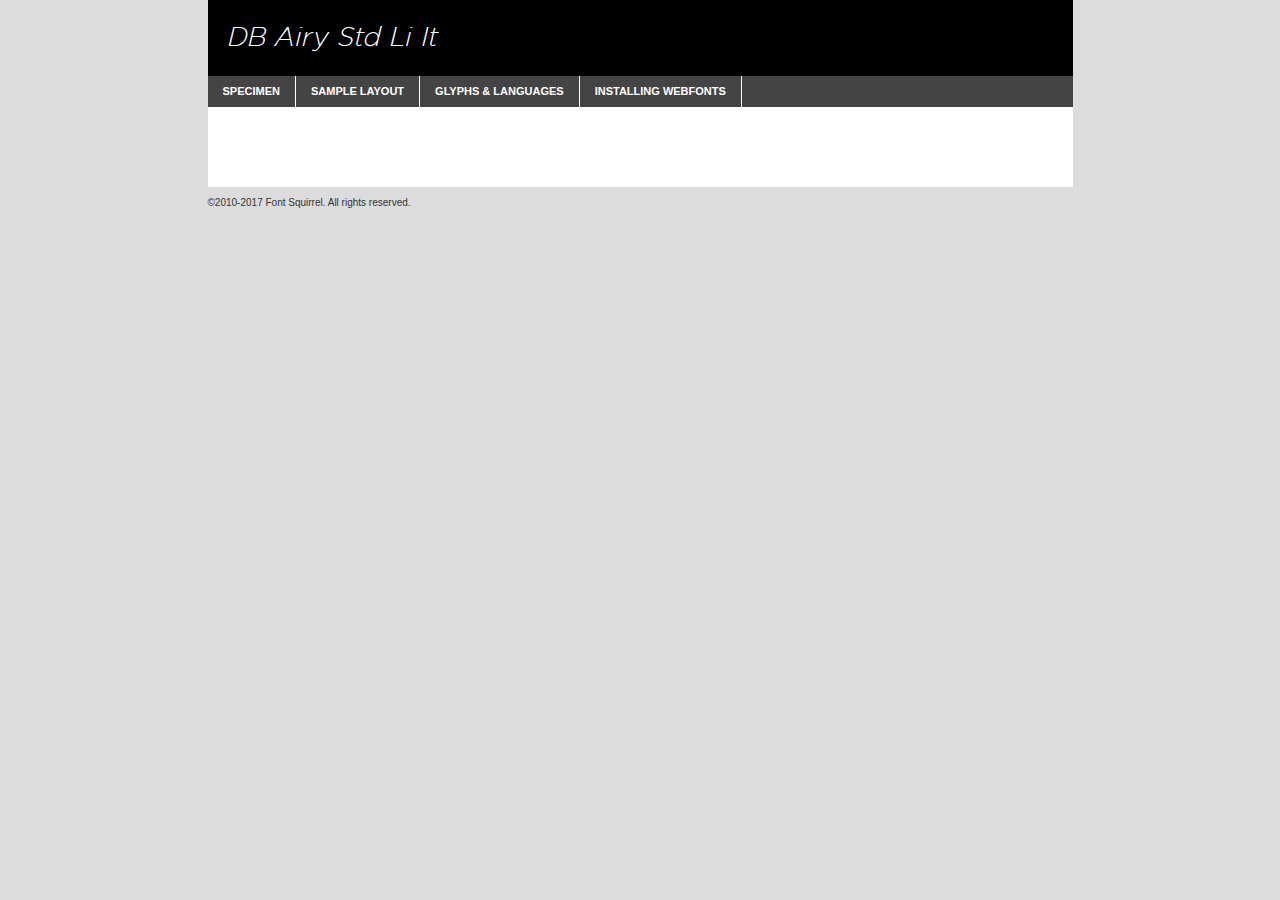
<file: fonts/db_airy_std_li_it_v3.2-demo.html>
<!DOCTYPE html PUBLIC "-//W3C//DTD XHTML 1.0 Transitional//EN"
	"http://www.w3.org/TR/xhtml1/DTD/xhtml1-transitional.dtd">

<html xmlns="http://www.w3.org/1999/xhtml" xml:lang="en" lang="en">
<head>
	<meta http-equiv="Content-Type" content="text/html; charset=utf-8" />
	<script src="http://ajax.googleapis.com/ajax/libs/jquery/1.7.2/jquery.min.js" type="text/javascript" charset="utf-8"></script>
	<script type="text/javascript">
	(function($){$.fn.easyTabs=function(option){var param=jQuery.extend({fadeSpeed:"fast",defaultContent:1,activeClass:'active'},option);$(this).each(function(){var thisId="#"+this.id;if(param.defaultContent==''){param.defaultContent=1;}
	if(typeof param.defaultContent=="number")
	{var defaultTab=$(thisId+" .tabs li:eq("+(param.defaultContent-1)+") a").attr('href').substr(1);}else{var defaultTab=param.defaultContent;}
	$(thisId+" .tabs li a").each(function(){var tabToHide=$(this).attr('href').substr(1);$("#"+tabToHide).addClass('easytabs-tab-content');});hideAll();changeContent(defaultTab);function hideAll(){$(thisId+" .easytabs-tab-content").hide();}
	function changeContent(tabId){hideAll();$(thisId+" .tabs li").removeClass(param.activeClass);$(thisId+" .tabs li a[href=#"+tabId+"]").closest('li').addClass(param.activeClass);if(param.fadeSpeed!="none")
	{$(thisId+" #"+tabId).fadeIn(param.fadeSpeed);}else{$(thisId+" #"+tabId).show();}}
	$(thisId+" .tabs li").click(function(){var tabId=$(this).find('a').attr('href').substr(1);changeContent(tabId);return false;});});}})(jQuery);
	</script>
	<link rel="stylesheet" href="specimen_files/specimen_stylesheet.css" type="text/css" charset="utf-8" />
	<link rel="stylesheet" href="stylesheet.css" type="text/css" charset="utf-8" />

	<style type="text/css">
					body{
				font-family: 'db_airystd_li_it';
							}
		</style>

	<title>DB Airy Std Li It Specimen</title>
	
	
	<script type="text/javascript" charset="utf-8">
		$(document).ready(function() {
			$('#container').easyTabs({defaultContent:1});
		});
	</script>
</head>

<body>
<div id="container">
	<div id="header">
		DB Airy Std Li It	</div>
	<ul class="tabs">
		<li><a href="#specimen">Specimen</a></li>
		<li><a href="#layout">Sample Layout</a></li>
				<li><a href="#glyphs">Glyphs &amp; Languages</a></li>
		<li><a href="#installing">Installing Webfonts</a></li>
		
	</ul>
	
	<div id="main_content">

		
			<div id="specimen">
		
				<div class="section">
					<div class="grid12 firstcol">
						<div class="huge">AaBb</div>
					</div>
				</div>
		
				<div class="section">
					<div class="glyph_range">A&#x200B;B&#x200b;C&#x200b;D&#x200b;E&#x200b;F&#x200b;G&#x200b;H&#x200b;I&#x200b;J&#x200b;K&#x200b;L&#x200b;M&#x200b;N&#x200b;O&#x200b;P&#x200b;Q&#x200b;R&#x200b;S&#x200b;T&#x200b;U&#x200b;V&#x200b;W&#x200b;X&#x200b;Y&#x200b;Z&#x200b;a&#x200b;b&#x200b;c&#x200b;d&#x200b;e&#x200b;f&#x200b;g&#x200b;h&#x200b;i&#x200b;j&#x200b;k&#x200b;l&#x200b;m&#x200b;n&#x200b;o&#x200b;p&#x200b;q&#x200b;r&#x200b;s&#x200b;t&#x200b;u&#x200b;v&#x200b;w&#x200b;x&#x200b;y&#x200b;z&#x200b;1&#x200b;2&#x200b;3&#x200b;4&#x200b;5&#x200b;6&#x200b;7&#x200b;8&#x200b;9&#x200b;0&#x200b;&amp;&#x200b;.&#x200b;,&#x200b;?&#x200b;!&#x200b;&#64;&#x200b;(&#x200b;)&#x200b;#&#x200b;$&#x200b;%&#x200b;*&#x200b;+&#x200b;-&#x200b;=&#x200b;:&#x200b;;</div>
				</div>
				<div class="section">
					<div class="grid12 firstcol">
						<table class="sample_table">
							<tr><td>10</td><td class="size10">abcdefghijklmnopqrstuvwxyzABCDEFGHIJKLMNOPQRSTUVWXYZ0123456789abcdefghijklmnopqrstuvwxyzABCDEFGHIJKLMNOPQRSTUVWXYZ0123456789abcdefghijklmnopqrstuvwxyzABCDEFGHIJKLMNOPQRSTUVWXYZ</td></tr>
							<tr><td>11</td><td class="size11">abcdefghijklmnopqrstuvwxyzABCDEFGHIJKLMNOPQRSTUVWXYZ0123456789abcdefghijklmnopqrstuvwxyzABCDEFGHIJKLMNOPQRSTUVWXYZ0123456789abcdefghijklmnopqrstuvwxyzABCDEFGHIJKLMNOPQRSTUVWXYZ</td></tr>
							<tr><td>12</td><td class="size12">abcdefghijklmnopqrstuvwxyzABCDEFGHIJKLMNOPQRSTUVWXYZ0123456789abcdefghijklmnopqrstuvwxyzABCDEFGHIJKLMNOPQRSTUVWXYZ0123456789abcdefghijklmnopqrstuvwxyzABCDEFGHIJKLMNOPQRSTUVWXYZ</td></tr>
							<tr><td>13</td><td class="size13">abcdefghijklmnopqrstuvwxyzABCDEFGHIJKLMNOPQRSTUVWXYZ0123456789abcdefghijklmnopqrstuvwxyzABCDEFGHIJKLMNOPQRSTUVWXYZ0123456789abcdefghijklmnopqrstuvwxyzABCDEFGHIJKLMNOPQRSTUVWXYZ</td></tr>
							<tr><td>14</td><td class="size14">abcdefghijklmnopqrstuvwxyzABCDEFGHIJKLMNOPQRSTUVWXYZ0123456789abcdefghijklmnopqrstuvwxyzABCDEFGHIJKLMNOPQRSTUVWXYZ0123456789abcdefghijklmnopqrstuvwxyzABCDEFGHIJKLMNOPQRSTUVWXYZ</td></tr>
							<tr><td>16</td><td class="size16">abcdefghijklmnopqrstuvwxyzABCDEFGHIJKLMNOPQRSTUVWXYZ0123456789abcdefghijklmnopqrstuvwxyzABCDEFGHIJKLMNOPQRSTUVWXYZ</td></tr>
							<tr><td>18</td><td class="size18">abcdefghijklmnopqrstuvwxyzABCDEFGHIJKLMNOPQRSTUVWXYZ0123456789abcdefghijklmnopqrstuvwxyzABCDEFGHIJKLMNOPQRSTUVWXYZ</td></tr>
							<tr><td>20</td><td class="size20">abcdefghijklmnopqrstuvwxyzABCDEFGHIJKLMNOPQRSTUVWXYZ0123456789abcdefghijklmnopqrstuvwxyzABCDEFGHIJKLMNOPQRSTUVWXYZ</td></tr>
							<tr><td>24</td><td class="size24">abcdefghijklmnopqrstuvwxyzABCDEFGHIJKLMNOPQRSTUVWXYZ0123456789abcdefghijklmnopqrstuvwxyzABCDEFGHIJKLMNOPQRSTUVWXYZ</td></tr>
							<tr><td>30</td><td class="size30">abcdefghijklmnopqrstuvwxyzABCDEFGHIJKLMNOPQRSTUVWXYZ0123456789abcdefghijklmnopqrstuvwxyzABCDEFGHIJKLMNOPQRSTUVWXYZ</td></tr>
							<tr><td>36</td><td class="size36">abcdefghijklmnopqrstuvwxyzABCDEFGHIJKLMNOPQRSTUVWXYZ0123456789abcdefghijklmnopqrstuvwxyzABCDEFGHIJKLMNOPQRSTUVWXYZ</td></tr>
							<tr><td>48</td><td class="size48">abcdefghijklmnopqrstuvwxyzABCDEFGHIJKLMNOPQRSTUVWXYZ0123456789abcdefghijklmnopqrstuvwxyzABCDEFGHIJKLMNOPQRSTUVWXYZ</td></tr>
							<tr><td>60</td><td class="size60">abcdefghijklmnopqrstuvwxyzABCDEFGHIJKLMNOPQRSTUVWXYZ0123456789abcdefghijklmnopqrstuvwxyzABCDEFGHIJKLMNOPQRSTUVWXYZ</td></tr>
							<tr><td>72</td><td class="size72">abcdefghijklmnopqrstuvwxyzABCDEFGHIJKLMNOPQRSTUVWXYZ0123456789abcdefghijklmnopqrstuvwxyzABCDEFGHIJKLMNOPQRSTUVWXYZ</td></tr>
							<tr><td>90</td><td class="size90">abcdefghijklmnopqrstuvwxyzABCDEFGHIJKLMNOPQRSTUVWXYZ0123456789abcdefghijklmnopqrstuvwxyzABCDEFGHIJKLMNOPQRSTUVWXYZ</td></tr>
						</table>
				
					</div>
			
				</div>
		
		
		
								<div class="section" id="bodycomparison">


										<div id="xheight">
				<div class="fontbody">&#x25FC;&#x25FC;&#x25FC;&#x25FC;&#x25FC;&#x25FC;&#x25FC;&#x25FC;&#x25FC;&#x25FC;&#x25FC;&#x25FC;&#x25FC;&#x25FC;&#x25FC;&#x25FC;&#x25FC;&#x25FC;&#x25FC;&#x25FC;&#x25FC;&#x25FC;&#x25FC;&#x25FC;&#x25FC;&#x25FC;&#x25FC;&#x25FC;&#x25FC;&#x25FC;&#x25FC;&#x25FC;&#x25FC;&#x25FC;&#x25FC;&#x25FC;&#x25FC;&#x25FC;&#x25FC;&#x25FC;&#x25FC;&#x25FC;&#x25FC;&#x25FC;&#x25FC;&#x25FC;&#x25FC;&#x25FC;&#x25FC;&#x25FC;&#x25FC;&#x25FC;&#x25FC;&#x25FC;&#x25FC;&#x25FC;&#x25FC;&#x25FC;&#x25FC;&#x25FC;&#x25FC;&#x25FC;&#x25FC;&#x25FC;&#x25FC;&#x25FC;&#x25FC;&#x25FC;&#x25FC;&#x25FC;&#x25FC;&#x25FC;&#x25FC;&#x25FC;&#x25FC;&#x25FC;&#x25FC;&#x25FC;&#x25FC;&#x25FC;&#x25FC;&#x25FC;&#x25FC;&#x25FC;&#x25FC;&#x25FC;&#x25FC;&#x25FC;&#x25FC;&#x25FC;&#x25FC;&#x25FC;&#x25FC;&#x25FC;&#x25FC;&#x25FC;&#x25FC;&#x25FC;&#x25FC;body</div><div class="arialbody">body</div><div class="verdanabody">body</div><div class="georgiabody">body</div></div>
										<div class="fontbody" style="z-index:1">
											body<span>DB Airy Std Li It</span>
										</div>
										<div class="arialbody" style="z-index:1">
											body<span>Arial</span>
										</div>
										<div class="verdanabody" style="z-index:1">
											body<span>Verdana</span>
										</div>
										<div class="georgiabody" style="z-index:1">
											body<span>Georgia</span>
										</div>



								</div>
		
		
				<div class="section psample psample_row1" id="">
					
					<div class="grid2 firstcol">
						<p class="size10"><span>10.</span>Aenean lacinia bibendum nulla sed consectetur. Fusce dapibus, tellus ac cursus commodo, tortor mauris condimentum nibh, ut fermentum massa justo sit amet risus. Nullam id dolor id nibh ultricies vehicula ut id elit. Cum sociis natoque penatibus et magnis dis parturient montes, nascetur ridiculus mus. Nulla vitae elit libero, a pharetra augue.</p>
			
					</div>
					<div class="grid3">
						<p class="size11"><span>11.</span>Aenean lacinia bibendum nulla sed consectetur. Fusce dapibus, tellus ac cursus commodo, tortor mauris condimentum nibh, ut fermentum massa justo sit amet risus. Nullam id dolor id nibh ultricies vehicula ut id elit. Cum sociis natoque penatibus et magnis dis parturient montes, nascetur ridiculus mus. Nulla vitae elit libero, a pharetra augue.</p>
			
					</div>
					<div class="grid3">
						<p class="size12"><span>12.</span>Aenean lacinia bibendum nulla sed consectetur. Fusce dapibus, tellus ac cursus commodo, tortor mauris condimentum nibh, ut fermentum massa justo sit amet risus. Nullam id dolor id nibh ultricies vehicula ut id elit. Cum sociis natoque penatibus et magnis dis parturient montes, nascetur ridiculus mus. Nulla vitae elit libero, a pharetra augue.</p>
			
					</div>
					<div class="grid4">
						<p class="size13"><span>13.</span>Aenean lacinia bibendum nulla sed consectetur. Fusce dapibus, tellus ac cursus commodo, tortor mauris condimentum nibh, ut fermentum massa justo sit amet risus. Nullam id dolor id nibh ultricies vehicula ut id elit. Cum sociis natoque penatibus et magnis dis parturient montes, nascetur ridiculus mus. Nulla vitae elit libero, a pharetra augue.</p>
			
					</div>
					<div class="white_blend"></div>
					
				</div>
				<div class="section psample psample_row2" id="">
					<div class="grid3 firstcol">
						<p class="size14"><span>14.</span>Aenean lacinia bibendum nulla sed consectetur. Fusce dapibus, tellus ac cursus commodo, tortor mauris condimentum nibh, ut fermentum massa justo sit amet risus. Nullam id dolor id nibh ultricies vehicula ut id elit. Cum sociis natoque penatibus et magnis dis parturient montes, nascetur ridiculus mus. Nulla vitae elit libero, a pharetra augue.</p>
			
					</div>
					<div class="grid4">
						<p class="size16"><span>16.</span>Aenean lacinia bibendum nulla sed consectetur. Fusce dapibus, tellus ac cursus commodo, tortor mauris condimentum nibh, ut fermentum massa justo sit amet risus. Nullam id dolor id nibh ultricies vehicula ut id elit. Cum sociis natoque penatibus et magnis dis parturient montes, nascetur ridiculus mus. Nulla vitae elit libero, a pharetra augue.</p>
			
					</div>
					<div class="grid5">
						<p class="size18"><span>18.</span>Aenean lacinia bibendum nulla sed consectetur. Fusce dapibus, tellus ac cursus commodo, tortor mauris condimentum nibh, ut fermentum massa justo sit amet risus. Nullam id dolor id nibh ultricies vehicula ut id elit. Cum sociis natoque penatibus et magnis dis parturient montes, nascetur ridiculus mus. Nulla vitae elit libero, a pharetra augue.</p>
			
					</div>

					<div class="white_blend"></div>

				</div>
				
				<div class="section psample psample_row3" id="">
					<div class="grid5 firstcol">
						<p class="size20"><span>20.</span>Aenean lacinia bibendum nulla sed consectetur. Fusce dapibus, tellus ac cursus commodo, tortor mauris condimentum nibh, ut fermentum massa justo sit amet risus. Nullam id dolor id nibh ultricies vehicula ut id elit. Cum sociis natoque penatibus et magnis dis parturient montes, nascetur ridiculus mus. Nulla vitae elit libero, a pharetra augue.</p>
					</div>
					<div class="grid7">
						<p class="size24"><span>24.</span>Aenean lacinia bibendum nulla sed consectetur. Fusce dapibus, tellus ac cursus commodo, tortor mauris condimentum nibh, ut fermentum massa justo sit amet risus. Nullam id dolor id nibh ultricies vehicula ut id elit. Cum sociis natoque penatibus et magnis dis parturient montes, nascetur ridiculus mus. Nulla vitae elit libero, a pharetra augue.</p>
					</div>
					
					<div class="white_blend"></div>
					
				</div>
				
				<div class="section psample psample_row4" id="">
					<div class="grid12 firstcol">
						<p class="size30"><span>30.</span>Aenean lacinia bibendum nulla sed consectetur. Fusce dapibus, tellus ac cursus commodo, tortor mauris condimentum nibh, ut fermentum massa justo sit amet risus. Nullam id dolor id nibh ultricies vehicula ut id elit. Cum sociis natoque penatibus et magnis dis parturient montes, nascetur ridiculus mus. Nulla vitae elit libero, a pharetra augue.</p>
					</div>
					<div class="white_blend"></div>
					
				</div>
				
				
				
				<div class="section psample psample_row1 fullreverse">
					<div class="grid2 firstcol">
						<p class="size10"><span>10.</span>Aenean lacinia bibendum nulla sed consectetur. Fusce dapibus, tellus ac cursus commodo, tortor mauris condimentum nibh, ut fermentum massa justo sit amet risus. Nullam id dolor id nibh ultricies vehicula ut id elit. Cum sociis natoque penatibus et magnis dis parturient montes, nascetur ridiculus mus. Nulla vitae elit libero, a pharetra augue.</p>
			
					</div>
					<div class="grid3">
						<p class="size11"><span>11.</span>Aenean lacinia bibendum nulla sed consectetur. Fusce dapibus, tellus ac cursus commodo, tortor mauris condimentum nibh, ut fermentum massa justo sit amet risus. Nullam id dolor id nibh ultricies vehicula ut id elit. Cum sociis natoque penatibus et magnis dis parturient montes, nascetur ridiculus mus. Nulla vitae elit libero, a pharetra augue.</p>
			
					</div>
					<div class="grid3">
						<p class="size12"><span>12.</span>Aenean lacinia bibendum nulla sed consectetur. Fusce dapibus, tellus ac cursus commodo, tortor mauris condimentum nibh, ut fermentum massa justo sit amet risus. Nullam id dolor id nibh ultricies vehicula ut id elit. Cum sociis natoque penatibus et magnis dis parturient montes, nascetur ridiculus mus. Nulla vitae elit libero, a pharetra augue.</p>
			
					</div>
					<div class="grid4">
						<p class="size13"><span>13.</span>Aenean lacinia bibendum nulla sed consectetur. Fusce dapibus, tellus ac cursus commodo, tortor mauris condimentum nibh, ut fermentum massa justo sit amet risus. Nullam id dolor id nibh ultricies vehicula ut id elit. Cum sociis natoque penatibus et magnis dis parturient montes, nascetur ridiculus mus. Nulla vitae elit libero, a pharetra augue.</p>
			
					</div>
					<div class="black_blend"></div>
					
				</div>
				
				<div class="section psample psample_row2 fullreverse">
					<div class="grid3 firstcol">
						<p class="size14"><span>14.</span>Aenean lacinia bibendum nulla sed consectetur. Fusce dapibus, tellus ac cursus commodo, tortor mauris condimentum nibh, ut fermentum massa justo sit amet risus. Nullam id dolor id nibh ultricies vehicula ut id elit. Cum sociis natoque penatibus et magnis dis parturient montes, nascetur ridiculus mus. Nulla vitae elit libero, a pharetra augue.</p>
			
					</div>
					<div class="grid4">
						<p class="size16"><span>16.</span>Aenean lacinia bibendum nulla sed consectetur. Fusce dapibus, tellus ac cursus commodo, tortor mauris condimentum nibh, ut fermentum massa justo sit amet risus. Nullam id dolor id nibh ultricies vehicula ut id elit. Cum sociis natoque penatibus et magnis dis parturient montes, nascetur ridiculus mus. Nulla vitae elit libero, a pharetra augue.</p>
			
					</div>
					<div class="grid5">
						<p class="size18"><span>18.</span>Aenean lacinia bibendum nulla sed consectetur. Fusce dapibus, tellus ac cursus commodo, tortor mauris condimentum nibh, ut fermentum massa justo sit amet risus. Nullam id dolor id nibh ultricies vehicula ut id elit. Cum sociis natoque penatibus et magnis dis parturient montes, nascetur ridiculus mus. Nulla vitae elit libero, a pharetra augue.</p>
			
					</div>
					<div class="black_blend"></div>

				</div>
				
				<div class="section psample fullreverse psample_row3" id="">
					<div class="grid5 firstcol">
						<p class="size20"><span>20.</span>Aenean lacinia bibendum nulla sed consectetur. Fusce dapibus, tellus ac cursus commodo, tortor mauris condimentum nibh, ut fermentum massa justo sit amet risus. Nullam id dolor id nibh ultricies vehicula ut id elit. Cum sociis natoque penatibus et magnis dis parturient montes, nascetur ridiculus mus. Nulla vitae elit libero, a pharetra augue.</p>
					</div>
					<div class="grid7">
						<p class="size24"><span>24.</span>Aenean lacinia bibendum nulla sed consectetur. Fusce dapibus, tellus ac cursus commodo, tortor mauris condimentum nibh, ut fermentum massa justo sit amet risus. Nullam id dolor id nibh ultricies vehicula ut id elit. Cum sociis natoque penatibus et magnis dis parturient montes, nascetur ridiculus mus. Nulla vitae elit libero, a pharetra augue.</p>
					</div>
					
					<div class="black_blend"></div>
					
				</div>
				
				<div class="section psample fullreverse psample_row4" id="" style="border-bottom: 20px #000 solid;">
					<div class="grid12 firstcol">
						<p class="size30"><span>30.</span>Aenean lacinia bibendum nulla sed consectetur. Fusce dapibus, tellus ac cursus commodo, tortor mauris condimentum nibh, ut fermentum massa justo sit amet risus. Nullam id dolor id nibh ultricies vehicula ut id elit. Cum sociis natoque penatibus et magnis dis parturient montes, nascetur ridiculus mus. Nulla vitae elit libero, a pharetra augue.</p>
					</div>
					<div class="black_blend"></div>
					
				</div>
				
				
				
				
			</div>
			
			<div id="layout">
				
				<div class="section">
					
					<div class="grid12 firstcol">
						<h1>Lorem Ipsum Dolor</h1>
						<h2>Etiam porta sem malesuada magna mollis euismod</h2>
						
						<p class="byline">By <a href="#link">Aenean Lacinia</a></p>
					</div>
				</div>
				<div class="section">
					<div class="grid8 firstcol">
						<p class="large">Donec sed odio dui. Morbi leo risus, porta ac consectetur ac, vestibulum at eros. Fusce dapibus, tellus ac cursus commodo, tortor mauris condimentum nibh, ut fermentum massa justo sit amet risus. </p>

						
						<h3>Pellentesque ornare sem</h3>

						<p>Maecenas sed diam eget risus varius blandit sit amet non magna. Maecenas faucibus mollis interdum. Donec ullamcorper nulla non metus auctor fringilla. Nullam id dolor id nibh ultricies vehicula ut id elit. Nullam id dolor id nibh ultricies vehicula ut id elit. </p>

						<p>Aenean eu leo quam. Pellentesque ornare sem lacinia quam venenatis vestibulum. Lorem ipsum dolor sit amet, consectetur adipiscing elit. Cum sociis natoque penatibus et magnis dis parturient montes, nascetur ridiculus mus. </p>

						<p>Nulla vitae elit libero, a pharetra augue. Praesent commodo cursus magna, vel scelerisque nisl consectetur et. Aenean lacinia bibendum nulla sed consectetur. </p>

						<p>Nullam quis risus eget urna mollis ornare vel eu leo. Nullam quis risus eget urna mollis ornare vel eu leo. Maecenas sed diam eget risus varius blandit sit amet non magna. Donec ullamcorper nulla non metus auctor fringilla. </p>

						<h3>Cras mattis consectetur</h3>

						<p>Aenean eu leo quam. Pellentesque ornare sem lacinia quam venenatis vestibulum. Aenean lacinia bibendum nulla sed consectetur. Integer posuere erat a ante venenatis dapibus posuere velit aliquet. Cras mattis consectetur purus sit amet fermentum. </p>

						<p>Nullam id dolor id nibh ultricies vehicula ut id elit. Nullam quis risus eget urna mollis ornare vel eu leo. Cras mattis consectetur purus sit amet fermentum.</p>
					</div>
					
					<div class="grid4 sidebar">
						
						<div class="box reverse">
							<p class="last">Nullam quis risus eget urna mollis ornare vel eu leo. Donec ullamcorper nulla non metus auctor fringilla. Cras mattis consectetur purus sit amet fermentum. Sed posuere consectetur est at lobortis. Lorem ipsum dolor sit amet, consectetur adipiscing elit. </p>
						</div>
						
						<p class="caption">Maecenas sed diam eget risus varius.</p>

						<p>Vestibulum id ligula porta felis euismod semper. Integer posuere erat a ante venenatis dapibus posuere velit aliquet. Vestibulum id ligula porta felis euismod semper. Sed posuere consectetur est at lobortis. Maecenas sed diam eget risus varius blandit sit amet non magna. Fusce dapibus, tellus ac cursus commodo, tortor mauris condimentum nibh, ut fermentum massa justo sit amet risus. </p>

					

						<p>Duis mollis, est non commodo luctus, nisi erat porttitor ligula, eget lacinia odio sem nec elit. Aenean lacinia bibendum nulla sed consectetur. Vivamus sagittis lacus vel augue laoreet rutrum faucibus dolor auctor. Aenean lacinia bibendum nulla sed consectetur. Nullam quis risus eget urna mollis ornare vel eu leo. </p>

						<p>Praesent commodo cursus magna, vel scelerisque nisl consectetur et. Donec ullamcorper nulla non metus auctor fringilla. Maecenas faucibus mollis interdum. Fusce dapibus, tellus ac cursus commodo, tortor mauris condimentum nibh, ut fermentum massa justo sit amet risus. </p>

					</div>
				</div>
				
			</div>


			



		<div id="glyphs">
			<div class="section">
				<div class="grid12 firstcol">
			
				<h1>Language Support</h1>
				<p>The subset of DB Airy Std Li It in this kit supports the following languages:<br />
			
					English, Arrernte, Bislama, Cebuano, Fijian, Gilbertese, Hmong, Ibanag, Iloko_ilokano, Interglossa_glosa, Interlingua, Lojban, Norfolk_pitcairnese, Oromo, Rotokas, Seychelles_creole, Shona, Somali, Southern_ndebele, Swahili, Swati_swazi, Tok_pisin, Warlpiri, Xhosa, Zulu, Latinbasic, Ubasic, Demo				</p>
				<h1>Glyph Chart</h1>
				<p>The subset of DB Airy Std Li It in this kit includes all the glyphs listed below. Unicode entities are included above each glyph to help you insert individual characters into your layout.</p>
				<div id="glyph_chart">
			
																				 <div><p>&amp;#13;</p>&#13;</div>
																				 <div><p>&amp;#32;</p>&#32;</div>
																				 <div><p>&amp;#33;</p>&#33;</div>
																				 <div><p>&amp;#34;</p>&#34;</div>
																				 <div><p>&amp;#35;</p>&#35;</div>
																				 <div><p>&amp;#36;</p>&#36;</div>
																				 <div><p>&amp;#37;</p>&#37;</div>
																				 <div><p>&amp;#38;</p>&#38;</div>
																				 <div><p>&amp;#39;</p>&#39;</div>
																				 <div><p>&amp;#40;</p>&#40;</div>
																				 <div><p>&amp;#41;</p>&#41;</div>
																				 <div><p>&amp;#42;</p>&#42;</div>
																				 <div><p>&amp;#43;</p>&#43;</div>
																				 <div><p>&amp;#44;</p>&#44;</div>
																				 <div><p>&amp;#45;</p>&#45;</div>
																				 <div><p>&amp;#46;</p>&#46;</div>
																				 <div><p>&amp;#47;</p>&#47;</div>
																				 <div><p>&amp;#48;</p>&#48;</div>
																				 <div><p>&amp;#49;</p>&#49;</div>
																				 <div><p>&amp;#50;</p>&#50;</div>
																				 <div><p>&amp;#51;</p>&#51;</div>
																				 <div><p>&amp;#52;</p>&#52;</div>
																				 <div><p>&amp;#53;</p>&#53;</div>
																				 <div><p>&amp;#54;</p>&#54;</div>
																				 <div><p>&amp;#55;</p>&#55;</div>
																				 <div><p>&amp;#56;</p>&#56;</div>
																				 <div><p>&amp;#57;</p>&#57;</div>
																				 <div><p>&amp;#58;</p>&#58;</div>
																				 <div><p>&amp;#59;</p>&#59;</div>
																				 <div><p>&amp;#60;</p>&#60;</div>
																				 <div><p>&amp;#61;</p>&#61;</div>
																				 <div><p>&amp;#62;</p>&#62;</div>
																				 <div><p>&amp;#63;</p>&#63;</div>
																				 <div><p>&amp;#64;</p>&#64;</div>
																				 <div><p>&amp;#65;</p>&#65;</div>
																				 <div><p>&amp;#66;</p>&#66;</div>
																				 <div><p>&amp;#67;</p>&#67;</div>
																				 <div><p>&amp;#68;</p>&#68;</div>
																				 <div><p>&amp;#69;</p>&#69;</div>
																				 <div><p>&amp;#70;</p>&#70;</div>
																				 <div><p>&amp;#71;</p>&#71;</div>
																				 <div><p>&amp;#72;</p>&#72;</div>
																				 <div><p>&amp;#73;</p>&#73;</div>
																				 <div><p>&amp;#74;</p>&#74;</div>
																				 <div><p>&amp;#75;</p>&#75;</div>
																				 <div><p>&amp;#76;</p>&#76;</div>
																				 <div><p>&amp;#77;</p>&#77;</div>
																				 <div><p>&amp;#78;</p>&#78;</div>
																				 <div><p>&amp;#79;</p>&#79;</div>
																				 <div><p>&amp;#80;</p>&#80;</div>
																				 <div><p>&amp;#81;</p>&#81;</div>
																				 <div><p>&amp;#82;</p>&#82;</div>
																				 <div><p>&amp;#83;</p>&#83;</div>
																				 <div><p>&amp;#84;</p>&#84;</div>
																				 <div><p>&amp;#85;</p>&#85;</div>
																				 <div><p>&amp;#86;</p>&#86;</div>
																				 <div><p>&amp;#87;</p>&#87;</div>
																				 <div><p>&amp;#88;</p>&#88;</div>
																				 <div><p>&amp;#89;</p>&#89;</div>
																				 <div><p>&amp;#90;</p>&#90;</div>
																				 <div><p>&amp;#91;</p>&#91;</div>
																				 <div><p>&amp;#92;</p>&#92;</div>
																				 <div><p>&amp;#93;</p>&#93;</div>
																				 <div><p>&amp;#94;</p>&#94;</div>
																				 <div><p>&amp;#95;</p>&#95;</div>
																				 <div><p>&amp;#96;</p>&#96;</div>
																				 <div><p>&amp;#97;</p>&#97;</div>
																				 <div><p>&amp;#98;</p>&#98;</div>
																				 <div><p>&amp;#99;</p>&#99;</div>
																				 <div><p>&amp;#100;</p>&#100;</div>
																				 <div><p>&amp;#101;</p>&#101;</div>
																				 <div><p>&amp;#102;</p>&#102;</div>
																				 <div><p>&amp;#103;</p>&#103;</div>
																				 <div><p>&amp;#104;</p>&#104;</div>
																				 <div><p>&amp;#105;</p>&#105;</div>
																				 <div><p>&amp;#106;</p>&#106;</div>
																				 <div><p>&amp;#107;</p>&#107;</div>
																				 <div><p>&amp;#108;</p>&#108;</div>
																				 <div><p>&amp;#109;</p>&#109;</div>
																				 <div><p>&amp;#110;</p>&#110;</div>
																				 <div><p>&amp;#111;</p>&#111;</div>
																				 <div><p>&amp;#112;</p>&#112;</div>
																				 <div><p>&amp;#113;</p>&#113;</div>
																				 <div><p>&amp;#114;</p>&#114;</div>
																				 <div><p>&amp;#115;</p>&#115;</div>
																				 <div><p>&amp;#116;</p>&#116;</div>
																				 <div><p>&amp;#117;</p>&#117;</div>
																				 <div><p>&amp;#118;</p>&#118;</div>
																				 <div><p>&amp;#119;</p>&#119;</div>
																				 <div><p>&amp;#120;</p>&#120;</div>
																				 <div><p>&amp;#121;</p>&#121;</div>
																				 <div><p>&amp;#122;</p>&#122;</div>
																				 <div><p>&amp;#123;</p>&#123;</div>
																				 <div><p>&amp;#124;</p>&#124;</div>
																				 <div><p>&amp;#125;</p>&#125;</div>
																				 <div><p>&amp;#126;</p>&#126;</div>
																				 <div><p>&amp;#160;</p>&#160;</div>
																				 <div><p>&amp;#162;</p>&#162;</div>
																				 <div><p>&amp;#163;</p>&#163;</div>
																				 <div><p>&amp;#165;</p>&#165;</div>
																				 <div><p>&amp;#169;</p>&#169;</div>
																				 <div><p>&amp;#171;</p>&#171;</div>
																				 <div><p>&amp;#173;</p>&#173;</div>
																				 <div><p>&amp;#174;</p>&#174;</div>
																				 <div><p>&amp;#177;</p>&#177;</div>
																				 <div><p>&amp;#187;</p>&#187;</div>
																				 <div><p>&amp;#188;</p>&#188;</div>
																				 <div><p>&amp;#189;</p>&#189;</div>
																				 <div><p>&amp;#190;</p>&#190;</div>
																				 <div><p>&amp;#215;</p>&#215;</div>
																				 <div><p>&amp;#247;</p>&#247;</div>
																				 <div><p>&amp;#3584;</p>&#3584;</div>
																				 <div><p>&amp;#3585;</p>&#3585;</div>
																				 <div><p>&amp;#3586;</p>&#3586;</div>
																				 <div><p>&amp;#3587;</p>&#3587;</div>
																				 <div><p>&amp;#3588;</p>&#3588;</div>
																				 <div><p>&amp;#3589;</p>&#3589;</div>
																				 <div><p>&amp;#3590;</p>&#3590;</div>
																				 <div><p>&amp;#3591;</p>&#3591;</div>
																				 <div><p>&amp;#3592;</p>&#3592;</div>
																				 <div><p>&amp;#3593;</p>&#3593;</div>
																				 <div><p>&amp;#3594;</p>&#3594;</div>
																				 <div><p>&amp;#3595;</p>&#3595;</div>
																				 <div><p>&amp;#3596;</p>&#3596;</div>
																				 <div><p>&amp;#3597;</p>&#3597;</div>
																				 <div><p>&amp;#3598;</p>&#3598;</div>
																				 <div><p>&amp;#3599;</p>&#3599;</div>
																				 <div><p>&amp;#3600;</p>&#3600;</div>
																				 <div><p>&amp;#3601;</p>&#3601;</div>
																				 <div><p>&amp;#3602;</p>&#3602;</div>
																				 <div><p>&amp;#3603;</p>&#3603;</div>
																				 <div><p>&amp;#3604;</p>&#3604;</div>
																				 <div><p>&amp;#3605;</p>&#3605;</div>
																				 <div><p>&amp;#3606;</p>&#3606;</div>
																				 <div><p>&amp;#3607;</p>&#3607;</div>
																				 <div><p>&amp;#3608;</p>&#3608;</div>
																				 <div><p>&amp;#3609;</p>&#3609;</div>
																				 <div><p>&amp;#3610;</p>&#3610;</div>
																				 <div><p>&amp;#3611;</p>&#3611;</div>
																				 <div><p>&amp;#3612;</p>&#3612;</div>
																				 <div><p>&amp;#3613;</p>&#3613;</div>
																				 <div><p>&amp;#3614;</p>&#3614;</div>
																				 <div><p>&amp;#3615;</p>&#3615;</div>
																				 <div><p>&amp;#3616;</p>&#3616;</div>
																				 <div><p>&amp;#3617;</p>&#3617;</div>
																				 <div><p>&amp;#3618;</p>&#3618;</div>
																				 <div><p>&amp;#3619;</p>&#3619;</div>
																				 <div><p>&amp;#3620;</p>&#3620;</div>
																				 <div><p>&amp;#3621;</p>&#3621;</div>
																				 <div><p>&amp;#3622;</p>&#3622;</div>
																				 <div><p>&amp;#3623;</p>&#3623;</div>
																				 <div><p>&amp;#3624;</p>&#3624;</div>
																				 <div><p>&amp;#3625;</p>&#3625;</div>
																				 <div><p>&amp;#3626;</p>&#3626;</div>
																				 <div><p>&amp;#3627;</p>&#3627;</div>
																				 <div><p>&amp;#3628;</p>&#3628;</div>
																				 <div><p>&amp;#3629;</p>&#3629;</div>
																				 <div><p>&amp;#3630;</p>&#3630;</div>
																				 <div><p>&amp;#3631;</p>&#3631;</div>
																				 <div><p>&amp;#3632;</p>&#3632;</div>
																				 <div><p>&amp;#3633;</p>&#3633;</div>
																				 <div><p>&amp;#3634;</p>&#3634;</div>
																				 <div><p>&amp;#3635;</p>&#3635;</div>
																				 <div><p>&amp;#3636;</p>&#3636;</div>
																				 <div><p>&amp;#3637;</p>&#3637;</div>
																				 <div><p>&amp;#3638;</p>&#3638;</div>
																				 <div><p>&amp;#3639;</p>&#3639;</div>
																				 <div><p>&amp;#3640;</p>&#3640;</div>
																				 <div><p>&amp;#3641;</p>&#3641;</div>
																				 <div><p>&amp;#3642;</p>&#3642;</div>
																				 <div><p>&amp;#3645;</p>&#3645;</div>
																				 <div><p>&amp;#3646;</p>&#3646;</div>
																				 <div><p>&amp;#3647;</p>&#3647;</div>
																				 <div><p>&amp;#3648;</p>&#3648;</div>
																				 <div><p>&amp;#3649;</p>&#3649;</div>
																				 <div><p>&amp;#3650;</p>&#3650;</div>
																				 <div><p>&amp;#3651;</p>&#3651;</div>
																				 <div><p>&amp;#3652;</p>&#3652;</div>
																				 <div><p>&amp;#3653;</p>&#3653;</div>
																				 <div><p>&amp;#3654;</p>&#3654;</div>
																				 <div><p>&amp;#3655;</p>&#3655;</div>
																				 <div><p>&amp;#3656;</p>&#3656;</div>
																				 <div><p>&amp;#3657;</p>&#3657;</div>
																				 <div><p>&amp;#3658;</p>&#3658;</div>
																				 <div><p>&amp;#3659;</p>&#3659;</div>
																				 <div><p>&amp;#3660;</p>&#3660;</div>
																				 <div><p>&amp;#3661;</p>&#3661;</div>
																				 <div><p>&amp;#3662;</p>&#3662;</div>
																				 <div><p>&amp;#3663;</p>&#3663;</div>
																				 <div><p>&amp;#3664;</p>&#3664;</div>
																				 <div><p>&amp;#3665;</p>&#3665;</div>
																				 <div><p>&amp;#3666;</p>&#3666;</div>
																				 <div><p>&amp;#3667;</p>&#3667;</div>
																				 <div><p>&amp;#3668;</p>&#3668;</div>
																				 <div><p>&amp;#3669;</p>&#3669;</div>
																				 <div><p>&amp;#3670;</p>&#3670;</div>
																				 <div><p>&amp;#3671;</p>&#3671;</div>
																				 <div><p>&amp;#3672;</p>&#3672;</div>
																				 <div><p>&amp;#3673;</p>&#3673;</div>
																				 <div><p>&amp;#3674;</p>&#3674;</div>
																				 <div><p>&amp;#3675;</p>&#3675;</div>
																				 <div><p>&amp;#8192;</p>&#8192;</div>
																				 <div><p>&amp;#8193;</p>&#8193;</div>
																				 <div><p>&amp;#8194;</p>&#8194;</div>
																				 <div><p>&amp;#8195;</p>&#8195;</div>
																				 <div><p>&amp;#8196;</p>&#8196;</div>
																				 <div><p>&amp;#8197;</p>&#8197;</div>
																				 <div><p>&amp;#8198;</p>&#8198;</div>
																				 <div><p>&amp;#8199;</p>&#8199;</div>
																				 <div><p>&amp;#8200;</p>&#8200;</div>
																				 <div><p>&amp;#8201;</p>&#8201;</div>
																				 <div><p>&amp;#8202;</p>&#8202;</div>
																				 <div><p>&amp;#8203;</p>&#8203;</div>
																				 <div><p>&amp;#8208;</p>&#8208;</div>
																				 <div><p>&amp;#8209;</p>&#8209;</div>
																				 <div><p>&amp;#8210;</p>&#8210;</div>
																				 <div><p>&amp;#8211;</p>&#8211;</div>
																				 <div><p>&amp;#8212;</p>&#8212;</div>
																				 <div><p>&amp;#8216;</p>&#8216;</div>
																				 <div><p>&amp;#8217;</p>&#8217;</div>
																				 <div><p>&amp;#8220;</p>&#8220;</div>
																				 <div><p>&amp;#8221;</p>&#8221;</div>
																				 <div><p>&amp;#8226;</p>&#8226;</div>
																				 <div><p>&amp;#8230;</p>&#8230;</div>
																				 <div><p>&amp;#8239;</p>&#8239;</div>
																				 <div><p>&amp;#8287;</p>&#8287;</div>
																				 <div><p>&amp;#8364;</p>&#8364;</div>
																				 <div><p>&amp;#8482;</p>&#8482;</div>
																				 <div><p>&amp;#8804;</p>&#8804;</div>
																				 <div><p>&amp;#8805;</p>&#8805;</div>
																				 <div><p>&amp;#9676;</p>&#9676;</div>
																				 <div><p>&amp;#9724;</p>&#9724;</div>
																				 <div><p>&amp;#63232;</p>&#63232;</div>
																				 <div><p>&amp;#63233;</p>&#63233;</div>
																				 <div><p>&amp;#63234;</p>&#63234;</div>
																				 <div><p>&amp;#63235;</p>&#63235;</div>
																				 <div><p>&amp;#63236;</p>&#63236;</div>
																				 <div><p>&amp;#63237;</p>&#63237;</div>
																				 <div><p>&amp;#63238;</p>&#63238;</div>
																				 <div><p>&amp;#63239;</p>&#63239;</div>
																				 <div><p>&amp;#63240;</p>&#63240;</div>
																				 <div><p>&amp;#63241;</p>&#63241;</div>
																				 <div><p>&amp;#63242;</p>&#63242;</div>
																				 <div><p>&amp;#63243;</p>&#63243;</div>
																				 <div><p>&amp;#63244;</p>&#63244;</div>
																				 <div><p>&amp;#63245;</p>&#63245;</div>
																				 <div><p>&amp;#63246;</p>&#63246;</div>
																				 <div><p>&amp;#63247;</p>&#63247;</div>
																				 <div><p>&amp;#63248;</p>&#63248;</div>
																				 <div><p>&amp;#63249;</p>&#63249;</div>
																				 <div><p>&amp;#63250;</p>&#63250;</div>
																				 <div><p>&amp;#63251;</p>&#63251;</div>
																				 <div><p>&amp;#63252;</p>&#63252;</div>
																				 <div><p>&amp;#63253;</p>&#63253;</div>
																				 <div><p>&amp;#63254;</p>&#63254;</div>
																				 <div><p>&amp;#63255;</p>&#63255;</div>
																				 <div><p>&amp;#63256;</p>&#63256;</div>
																				 <div><p>&amp;#63257;</p>&#63257;</div>
																				 <div><p>&amp;#63258;</p>&#63258;</div>
																				 <div><p>&amp;#63261;</p>&#63261;</div>
																				 <div><p>&amp;#63616;</p>&#63616;</div>
																																																																																																																																																																																																																																																																																																																																																																																																																																																																																																																																																																																								</div>	
				</div>
		
		
			</div>
		</div>
		
		
		<div id="specs">
			
		</div>
	
		<div id="installing">
			<div class="section">
				<div class="grid7 firstcol">
					<h1>Installing Webfonts</h1>
					
					<p>Webfonts are supported by all major browser platforms but not all in the same way. There are currently four different font formats that must be included in order to target all browsers. This includes TTF, WOFF, EOT and SVG.</p>
					
					<h2>1. Upload your webfonts</h2>
					<p>You must upload your webfont kit to your website. They should be in or near the same directory as your CSS files.</p>
					
					<h2>2. Include the webfont stylesheet</h2>
					<p>A special CSS @font-face declaration helps the various browsers select the appropriate font it needs without causing you a bunch of headaches. Learn more about this syntax by reading the <a href="https://www.fontspring.com/blog/further-hardening-of-the-bulletproof-syntax">Fontspring blog post</a> about it. The code for it is as follows:</p>


<code>
@font-face{ 
	font-family: 'MyWebFont';
	src: url('WebFont.eot');
	src: url('WebFont.eot?#iefix') format('embedded-opentype'),
	     url('WebFont.woff') format('woff'),
	     url('WebFont.ttf') format('truetype'),
	     url('WebFont.svg#webfont') format('svg');
}
</code>

	<p>We've already gone ahead and generated the code for you. All you have to do is link to the stylesheet in your HTML, like this:</p>
	<code>&lt;link rel=&quot;stylesheet&quot; href=&quot;stylesheet.css&quot; type=&quot;text/css&quot; charset=&quot;utf-8&quot; /&gt;</code>

					<h2>3. Modify your own stylesheet</h2>
					<p>To take advantage of your new fonts, you must tell your stylesheet to use them. Look at the original @font-face declaration above and find the property called "font-family." The name linked there will be what you use to reference the font. Prepend that webfont name to the font stack in the "font-family" property, inside the selector you want to change. For example:</p>
<code>p { font-family: 'WebFont', Arial, sans-serif; }</code>

<h2>4. Test</h2>
<p>Getting webfonts to work cross-browser <em>can</em> be tricky. Use the information in the sidebar to help you if you find that fonts aren't loading in a particular browser.</p>
				</div>
				
				<div class="grid5 sidebar">
					<div class="box">
						<h2>Troubleshooting<br />Font-Face Problems</h2>
						<p>Having trouble getting your webfonts to load in your new website? Here are some tips to sort out what might be the problem.</p>

						<h3>Fonts not showing in any browser</h3>

						<p>This sounds like you need to work on the plumbing. You either did not upload the fonts to the correct directory, or you did not link the fonts properly in the CSS. If you've confirmed that all this is correct and you still have a problem, take a look at your .htaccess file and see if requests are getting intercepted.</p>

						<h3>Fonts not loading in iPhone or iPad</h3>

						<p>The most common problem here is that you are serving the fonts from an IIS server. IIS refuses to serve files that have unknown MIME types. If that is the case, you must set the MIME type for SVG to "image/svg+xml" in the server settings. Follow these instructions from Microsoft if you need help.</p>

						<h3>Fonts not loading in Firefox</h3>

						<p>The primary reason for this failure? You are still using a version Firefox older than 3.5. So upgrade already! If that isn't it, then you are very likely serving fonts from a different domain. Firefox requires that all font assets be served from the same domain. Lastly it is possible that you need to add WOFF to your list of MIME types (if you are serving via IIS.)</p>

						<h3>Fonts not loading in IE</h3>

						<p>Are you looking at Internet Explorer on an actual Windows machine or are you cheating by using a service like Adobe BrowserLab? Many of these screenshot services do not render @font-face for IE. Best to test it on a real machine.</p>

						<h3>Fonts not loading in IE9</h3>

						<p>IE9, like Firefox, requires that fonts be served from the same domain as the website. Make sure that is the case.</p>
					</div>
				</div>
			</div>
			
		</div>
	
	</div>
	<div id="footer">
		<p>&copy;2010-2017 Font Squirrel. All rights reserved.</p>
	</div>
</div>
</body>
</html>
</file>
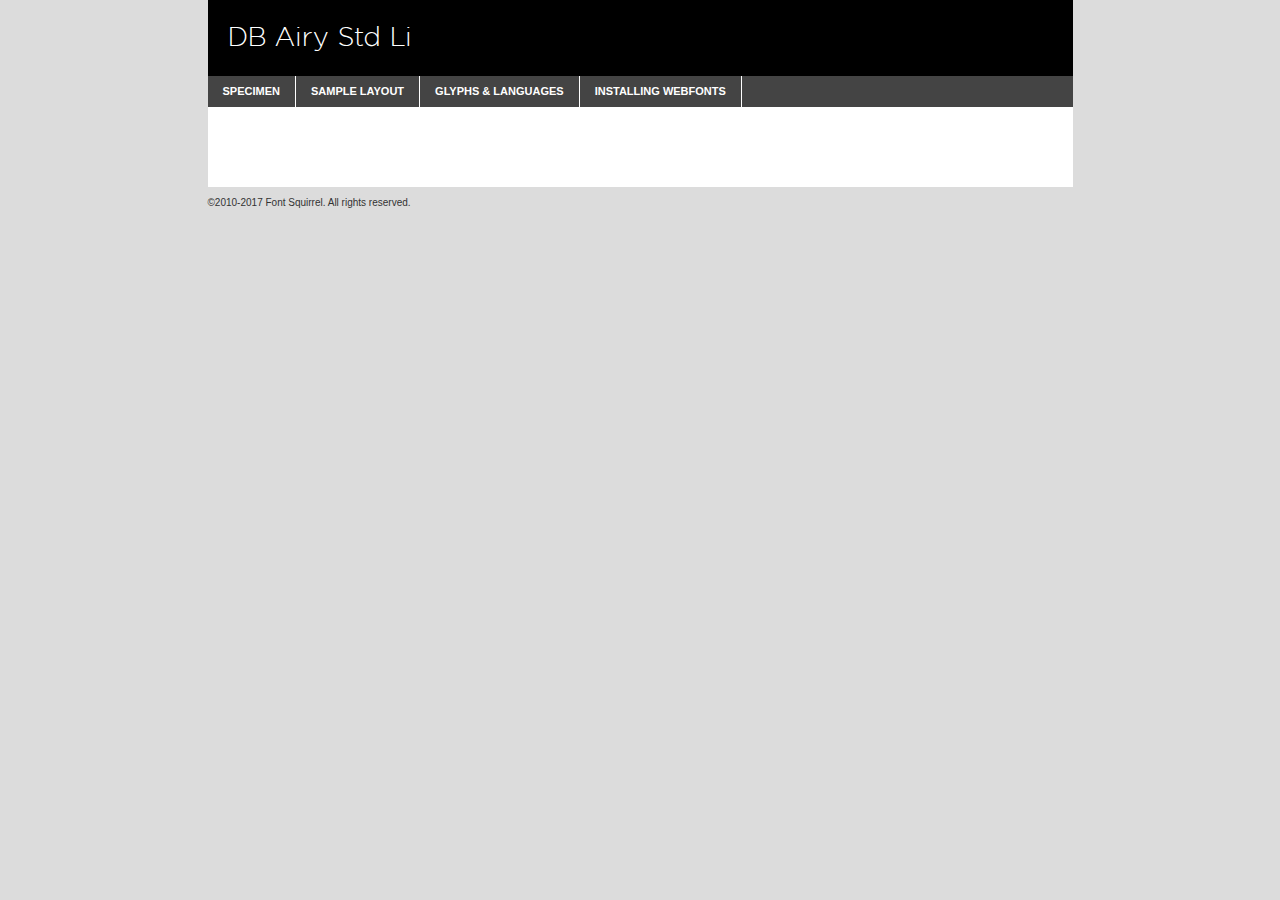
<file: fonts/db_airy_std_li_v3.2-demo.html>
<!DOCTYPE html PUBLIC "-//W3C//DTD XHTML 1.0 Transitional//EN"
	"http://www.w3.org/TR/xhtml1/DTD/xhtml1-transitional.dtd">

<html xmlns="http://www.w3.org/1999/xhtml" xml:lang="en" lang="en">
<head>
	<meta http-equiv="Content-Type" content="text/html; charset=utf-8" />
	<script src="http://ajax.googleapis.com/ajax/libs/jquery/1.7.2/jquery.min.js" type="text/javascript" charset="utf-8"></script>
	<script type="text/javascript">
	(function($){$.fn.easyTabs=function(option){var param=jQuery.extend({fadeSpeed:"fast",defaultContent:1,activeClass:'active'},option);$(this).each(function(){var thisId="#"+this.id;if(param.defaultContent==''){param.defaultContent=1;}
	if(typeof param.defaultContent=="number")
	{var defaultTab=$(thisId+" .tabs li:eq("+(param.defaultContent-1)+") a").attr('href').substr(1);}else{var defaultTab=param.defaultContent;}
	$(thisId+" .tabs li a").each(function(){var tabToHide=$(this).attr('href').substr(1);$("#"+tabToHide).addClass('easytabs-tab-content');});hideAll();changeContent(defaultTab);function hideAll(){$(thisId+" .easytabs-tab-content").hide();}
	function changeContent(tabId){hideAll();$(thisId+" .tabs li").removeClass(param.activeClass);$(thisId+" .tabs li a[href=#"+tabId+"]").closest('li').addClass(param.activeClass);if(param.fadeSpeed!="none")
	{$(thisId+" #"+tabId).fadeIn(param.fadeSpeed);}else{$(thisId+" #"+tabId).show();}}
	$(thisId+" .tabs li").click(function(){var tabId=$(this).find('a').attr('href').substr(1);changeContent(tabId);return false;});});}})(jQuery);
	</script>
	<link rel="stylesheet" href="specimen_files/specimen_stylesheet.css" type="text/css" charset="utf-8" />
	<link rel="stylesheet" href="stylesheet.css" type="text/css" charset="utf-8" />

	<style type="text/css">
					body{
				font-family: 'db_airystd_li';
							}
		</style>

	<title>DB Airy Std Li Specimen</title>
	
	
	<script type="text/javascript" charset="utf-8">
		$(document).ready(function() {
			$('#container').easyTabs({defaultContent:1});
		});
	</script>
</head>

<body>
<div id="container">
	<div id="header">
		DB Airy Std Li	</div>
	<ul class="tabs">
		<li><a href="#specimen">Specimen</a></li>
		<li><a href="#layout">Sample Layout</a></li>
				<li><a href="#glyphs">Glyphs &amp; Languages</a></li>
		<li><a href="#installing">Installing Webfonts</a></li>
		
	</ul>
	
	<div id="main_content">

		
			<div id="specimen">
		
				<div class="section">
					<div class="grid12 firstcol">
						<div class="huge">AaBb</div>
					</div>
				</div>
		
				<div class="section">
					<div class="glyph_range">A&#x200B;B&#x200b;C&#x200b;D&#x200b;E&#x200b;F&#x200b;G&#x200b;H&#x200b;I&#x200b;J&#x200b;K&#x200b;L&#x200b;M&#x200b;N&#x200b;O&#x200b;P&#x200b;Q&#x200b;R&#x200b;S&#x200b;T&#x200b;U&#x200b;V&#x200b;W&#x200b;X&#x200b;Y&#x200b;Z&#x200b;a&#x200b;b&#x200b;c&#x200b;d&#x200b;e&#x200b;f&#x200b;g&#x200b;h&#x200b;i&#x200b;j&#x200b;k&#x200b;l&#x200b;m&#x200b;n&#x200b;o&#x200b;p&#x200b;q&#x200b;r&#x200b;s&#x200b;t&#x200b;u&#x200b;v&#x200b;w&#x200b;x&#x200b;y&#x200b;z&#x200b;1&#x200b;2&#x200b;3&#x200b;4&#x200b;5&#x200b;6&#x200b;7&#x200b;8&#x200b;9&#x200b;0&#x200b;&amp;&#x200b;.&#x200b;,&#x200b;?&#x200b;!&#x200b;&#64;&#x200b;(&#x200b;)&#x200b;#&#x200b;$&#x200b;%&#x200b;*&#x200b;+&#x200b;-&#x200b;=&#x200b;:&#x200b;;</div>
				</div>
				<div class="section">
					<div class="grid12 firstcol">
						<table class="sample_table">
							<tr><td>10</td><td class="size10">abcdefghijklmnopqrstuvwxyzABCDEFGHIJKLMNOPQRSTUVWXYZ0123456789abcdefghijklmnopqrstuvwxyzABCDEFGHIJKLMNOPQRSTUVWXYZ0123456789abcdefghijklmnopqrstuvwxyzABCDEFGHIJKLMNOPQRSTUVWXYZ</td></tr>
							<tr><td>11</td><td class="size11">abcdefghijklmnopqrstuvwxyzABCDEFGHIJKLMNOPQRSTUVWXYZ0123456789abcdefghijklmnopqrstuvwxyzABCDEFGHIJKLMNOPQRSTUVWXYZ0123456789abcdefghijklmnopqrstuvwxyzABCDEFGHIJKLMNOPQRSTUVWXYZ</td></tr>
							<tr><td>12</td><td class="size12">abcdefghijklmnopqrstuvwxyzABCDEFGHIJKLMNOPQRSTUVWXYZ0123456789abcdefghijklmnopqrstuvwxyzABCDEFGHIJKLMNOPQRSTUVWXYZ0123456789abcdefghijklmnopqrstuvwxyzABCDEFGHIJKLMNOPQRSTUVWXYZ</td></tr>
							<tr><td>13</td><td class="size13">abcdefghijklmnopqrstuvwxyzABCDEFGHIJKLMNOPQRSTUVWXYZ0123456789abcdefghijklmnopqrstuvwxyzABCDEFGHIJKLMNOPQRSTUVWXYZ0123456789abcdefghijklmnopqrstuvwxyzABCDEFGHIJKLMNOPQRSTUVWXYZ</td></tr>
							<tr><td>14</td><td class="size14">abcdefghijklmnopqrstuvwxyzABCDEFGHIJKLMNOPQRSTUVWXYZ0123456789abcdefghijklmnopqrstuvwxyzABCDEFGHIJKLMNOPQRSTUVWXYZ0123456789abcdefghijklmnopqrstuvwxyzABCDEFGHIJKLMNOPQRSTUVWXYZ</td></tr>
							<tr><td>16</td><td class="size16">abcdefghijklmnopqrstuvwxyzABCDEFGHIJKLMNOPQRSTUVWXYZ0123456789abcdefghijklmnopqrstuvwxyzABCDEFGHIJKLMNOPQRSTUVWXYZ</td></tr>
							<tr><td>18</td><td class="size18">abcdefghijklmnopqrstuvwxyzABCDEFGHIJKLMNOPQRSTUVWXYZ0123456789abcdefghijklmnopqrstuvwxyzABCDEFGHIJKLMNOPQRSTUVWXYZ</td></tr>
							<tr><td>20</td><td class="size20">abcdefghijklmnopqrstuvwxyzABCDEFGHIJKLMNOPQRSTUVWXYZ0123456789abcdefghijklmnopqrstuvwxyzABCDEFGHIJKLMNOPQRSTUVWXYZ</td></tr>
							<tr><td>24</td><td class="size24">abcdefghijklmnopqrstuvwxyzABCDEFGHIJKLMNOPQRSTUVWXYZ0123456789abcdefghijklmnopqrstuvwxyzABCDEFGHIJKLMNOPQRSTUVWXYZ</td></tr>
							<tr><td>30</td><td class="size30">abcdefghijklmnopqrstuvwxyzABCDEFGHIJKLMNOPQRSTUVWXYZ0123456789abcdefghijklmnopqrstuvwxyzABCDEFGHIJKLMNOPQRSTUVWXYZ</td></tr>
							<tr><td>36</td><td class="size36">abcdefghijklmnopqrstuvwxyzABCDEFGHIJKLMNOPQRSTUVWXYZ0123456789abcdefghijklmnopqrstuvwxyzABCDEFGHIJKLMNOPQRSTUVWXYZ</td></tr>
							<tr><td>48</td><td class="size48">abcdefghijklmnopqrstuvwxyzABCDEFGHIJKLMNOPQRSTUVWXYZ0123456789abcdefghijklmnopqrstuvwxyzABCDEFGHIJKLMNOPQRSTUVWXYZ</td></tr>
							<tr><td>60</td><td class="size60">abcdefghijklmnopqrstuvwxyzABCDEFGHIJKLMNOPQRSTUVWXYZ0123456789abcdefghijklmnopqrstuvwxyzABCDEFGHIJKLMNOPQRSTUVWXYZ</td></tr>
							<tr><td>72</td><td class="size72">abcdefghijklmnopqrstuvwxyzABCDEFGHIJKLMNOPQRSTUVWXYZ0123456789abcdefghijklmnopqrstuvwxyzABCDEFGHIJKLMNOPQRSTUVWXYZ</td></tr>
							<tr><td>90</td><td class="size90">abcdefghijklmnopqrstuvwxyzABCDEFGHIJKLMNOPQRSTUVWXYZ0123456789abcdefghijklmnopqrstuvwxyzABCDEFGHIJKLMNOPQRSTUVWXYZ</td></tr>
						</table>
				
					</div>
			
				</div>
		
		
		
								<div class="section" id="bodycomparison">


										<div id="xheight">
				<div class="fontbody">&#x25FC;&#x25FC;&#x25FC;&#x25FC;&#x25FC;&#x25FC;&#x25FC;&#x25FC;&#x25FC;&#x25FC;&#x25FC;&#x25FC;&#x25FC;&#x25FC;&#x25FC;&#x25FC;&#x25FC;&#x25FC;&#x25FC;&#x25FC;&#x25FC;&#x25FC;&#x25FC;&#x25FC;&#x25FC;&#x25FC;&#x25FC;&#x25FC;&#x25FC;&#x25FC;&#x25FC;&#x25FC;&#x25FC;&#x25FC;&#x25FC;&#x25FC;&#x25FC;&#x25FC;&#x25FC;&#x25FC;&#x25FC;&#x25FC;&#x25FC;&#x25FC;&#x25FC;&#x25FC;&#x25FC;&#x25FC;&#x25FC;&#x25FC;&#x25FC;&#x25FC;&#x25FC;&#x25FC;&#x25FC;&#x25FC;&#x25FC;&#x25FC;&#x25FC;&#x25FC;&#x25FC;&#x25FC;&#x25FC;&#x25FC;&#x25FC;&#x25FC;&#x25FC;&#x25FC;&#x25FC;&#x25FC;&#x25FC;&#x25FC;&#x25FC;&#x25FC;&#x25FC;&#x25FC;&#x25FC;&#x25FC;&#x25FC;&#x25FC;&#x25FC;&#x25FC;&#x25FC;&#x25FC;&#x25FC;&#x25FC;&#x25FC;&#x25FC;&#x25FC;&#x25FC;&#x25FC;&#x25FC;&#x25FC;&#x25FC;&#x25FC;&#x25FC;&#x25FC;&#x25FC;&#x25FC;body</div><div class="arialbody">body</div><div class="verdanabody">body</div><div class="georgiabody">body</div></div>
										<div class="fontbody" style="z-index:1">
											body<span>DB Airy Std Li</span>
										</div>
										<div class="arialbody" style="z-index:1">
											body<span>Arial</span>
										</div>
										<div class="verdanabody" style="z-index:1">
											body<span>Verdana</span>
										</div>
										<div class="georgiabody" style="z-index:1">
											body<span>Georgia</span>
										</div>



								</div>
		
		
				<div class="section psample psample_row1" id="">
					
					<div class="grid2 firstcol">
						<p class="size10"><span>10.</span>Aenean lacinia bibendum nulla sed consectetur. Fusce dapibus, tellus ac cursus commodo, tortor mauris condimentum nibh, ut fermentum massa justo sit amet risus. Nullam id dolor id nibh ultricies vehicula ut id elit. Cum sociis natoque penatibus et magnis dis parturient montes, nascetur ridiculus mus. Nulla vitae elit libero, a pharetra augue.</p>
			
					</div>
					<div class="grid3">
						<p class="size11"><span>11.</span>Aenean lacinia bibendum nulla sed consectetur. Fusce dapibus, tellus ac cursus commodo, tortor mauris condimentum nibh, ut fermentum massa justo sit amet risus. Nullam id dolor id nibh ultricies vehicula ut id elit. Cum sociis natoque penatibus et magnis dis parturient montes, nascetur ridiculus mus. Nulla vitae elit libero, a pharetra augue.</p>
			
					</div>
					<div class="grid3">
						<p class="size12"><span>12.</span>Aenean lacinia bibendum nulla sed consectetur. Fusce dapibus, tellus ac cursus commodo, tortor mauris condimentum nibh, ut fermentum massa justo sit amet risus. Nullam id dolor id nibh ultricies vehicula ut id elit. Cum sociis natoque penatibus et magnis dis parturient montes, nascetur ridiculus mus. Nulla vitae elit libero, a pharetra augue.</p>
			
					</div>
					<div class="grid4">
						<p class="size13"><span>13.</span>Aenean lacinia bibendum nulla sed consectetur. Fusce dapibus, tellus ac cursus commodo, tortor mauris condimentum nibh, ut fermentum massa justo sit amet risus. Nullam id dolor id nibh ultricies vehicula ut id elit. Cum sociis natoque penatibus et magnis dis parturient montes, nascetur ridiculus mus. Nulla vitae elit libero, a pharetra augue.</p>
			
					</div>
					<div class="white_blend"></div>
					
				</div>
				<div class="section psample psample_row2" id="">
					<div class="grid3 firstcol">
						<p class="size14"><span>14.</span>Aenean lacinia bibendum nulla sed consectetur. Fusce dapibus, tellus ac cursus commodo, tortor mauris condimentum nibh, ut fermentum massa justo sit amet risus. Nullam id dolor id nibh ultricies vehicula ut id elit. Cum sociis natoque penatibus et magnis dis parturient montes, nascetur ridiculus mus. Nulla vitae elit libero, a pharetra augue.</p>
			
					</div>
					<div class="grid4">
						<p class="size16"><span>16.</span>Aenean lacinia bibendum nulla sed consectetur. Fusce dapibus, tellus ac cursus commodo, tortor mauris condimentum nibh, ut fermentum massa justo sit amet risus. Nullam id dolor id nibh ultricies vehicula ut id elit. Cum sociis natoque penatibus et magnis dis parturient montes, nascetur ridiculus mus. Nulla vitae elit libero, a pharetra augue.</p>
			
					</div>
					<div class="grid5">
						<p class="size18"><span>18.</span>Aenean lacinia bibendum nulla sed consectetur. Fusce dapibus, tellus ac cursus commodo, tortor mauris condimentum nibh, ut fermentum massa justo sit amet risus. Nullam id dolor id nibh ultricies vehicula ut id elit. Cum sociis natoque penatibus et magnis dis parturient montes, nascetur ridiculus mus. Nulla vitae elit libero, a pharetra augue.</p>
			
					</div>

					<div class="white_blend"></div>

				</div>
				
				<div class="section psample psample_row3" id="">
					<div class="grid5 firstcol">
						<p class="size20"><span>20.</span>Aenean lacinia bibendum nulla sed consectetur. Fusce dapibus, tellus ac cursus commodo, tortor mauris condimentum nibh, ut fermentum massa justo sit amet risus. Nullam id dolor id nibh ultricies vehicula ut id elit. Cum sociis natoque penatibus et magnis dis parturient montes, nascetur ridiculus mus. Nulla vitae elit libero, a pharetra augue.</p>
					</div>
					<div class="grid7">
						<p class="size24"><span>24.</span>Aenean lacinia bibendum nulla sed consectetur. Fusce dapibus, tellus ac cursus commodo, tortor mauris condimentum nibh, ut fermentum massa justo sit amet risus. Nullam id dolor id nibh ultricies vehicula ut id elit. Cum sociis natoque penatibus et magnis dis parturient montes, nascetur ridiculus mus. Nulla vitae elit libero, a pharetra augue.</p>
					</div>
					
					<div class="white_blend"></div>
					
				</div>
				
				<div class="section psample psample_row4" id="">
					<div class="grid12 firstcol">
						<p class="size30"><span>30.</span>Aenean lacinia bibendum nulla sed consectetur. Fusce dapibus, tellus ac cursus commodo, tortor mauris condimentum nibh, ut fermentum massa justo sit amet risus. Nullam id dolor id nibh ultricies vehicula ut id elit. Cum sociis natoque penatibus et magnis dis parturient montes, nascetur ridiculus mus. Nulla vitae elit libero, a pharetra augue.</p>
					</div>
					<div class="white_blend"></div>
					
				</div>
				
				
				
				<div class="section psample psample_row1 fullreverse">
					<div class="grid2 firstcol">
						<p class="size10"><span>10.</span>Aenean lacinia bibendum nulla sed consectetur. Fusce dapibus, tellus ac cursus commodo, tortor mauris condimentum nibh, ut fermentum massa justo sit amet risus. Nullam id dolor id nibh ultricies vehicula ut id elit. Cum sociis natoque penatibus et magnis dis parturient montes, nascetur ridiculus mus. Nulla vitae elit libero, a pharetra augue.</p>
			
					</div>
					<div class="grid3">
						<p class="size11"><span>11.</span>Aenean lacinia bibendum nulla sed consectetur. Fusce dapibus, tellus ac cursus commodo, tortor mauris condimentum nibh, ut fermentum massa justo sit amet risus. Nullam id dolor id nibh ultricies vehicula ut id elit. Cum sociis natoque penatibus et magnis dis parturient montes, nascetur ridiculus mus. Nulla vitae elit libero, a pharetra augue.</p>
			
					</div>
					<div class="grid3">
						<p class="size12"><span>12.</span>Aenean lacinia bibendum nulla sed consectetur. Fusce dapibus, tellus ac cursus commodo, tortor mauris condimentum nibh, ut fermentum massa justo sit amet risus. Nullam id dolor id nibh ultricies vehicula ut id elit. Cum sociis natoque penatibus et magnis dis parturient montes, nascetur ridiculus mus. Nulla vitae elit libero, a pharetra augue.</p>
			
					</div>
					<div class="grid4">
						<p class="size13"><span>13.</span>Aenean lacinia bibendum nulla sed consectetur. Fusce dapibus, tellus ac cursus commodo, tortor mauris condimentum nibh, ut fermentum massa justo sit amet risus. Nullam id dolor id nibh ultricies vehicula ut id elit. Cum sociis natoque penatibus et magnis dis parturient montes, nascetur ridiculus mus. Nulla vitae elit libero, a pharetra augue.</p>
			
					</div>
					<div class="black_blend"></div>
					
				</div>
				
				<div class="section psample psample_row2 fullreverse">
					<div class="grid3 firstcol">
						<p class="size14"><span>14.</span>Aenean lacinia bibendum nulla sed consectetur. Fusce dapibus, tellus ac cursus commodo, tortor mauris condimentum nibh, ut fermentum massa justo sit amet risus. Nullam id dolor id nibh ultricies vehicula ut id elit. Cum sociis natoque penatibus et magnis dis parturient montes, nascetur ridiculus mus. Nulla vitae elit libero, a pharetra augue.</p>
			
					</div>
					<div class="grid4">
						<p class="size16"><span>16.</span>Aenean lacinia bibendum nulla sed consectetur. Fusce dapibus, tellus ac cursus commodo, tortor mauris condimentum nibh, ut fermentum massa justo sit amet risus. Nullam id dolor id nibh ultricies vehicula ut id elit. Cum sociis natoque penatibus et magnis dis parturient montes, nascetur ridiculus mus. Nulla vitae elit libero, a pharetra augue.</p>
			
					</div>
					<div class="grid5">
						<p class="size18"><span>18.</span>Aenean lacinia bibendum nulla sed consectetur. Fusce dapibus, tellus ac cursus commodo, tortor mauris condimentum nibh, ut fermentum massa justo sit amet risus. Nullam id dolor id nibh ultricies vehicula ut id elit. Cum sociis natoque penatibus et magnis dis parturient montes, nascetur ridiculus mus. Nulla vitae elit libero, a pharetra augue.</p>
			
					</div>
					<div class="black_blend"></div>

				</div>
				
				<div class="section psample fullreverse psample_row3" id="">
					<div class="grid5 firstcol">
						<p class="size20"><span>20.</span>Aenean lacinia bibendum nulla sed consectetur. Fusce dapibus, tellus ac cursus commodo, tortor mauris condimentum nibh, ut fermentum massa justo sit amet risus. Nullam id dolor id nibh ultricies vehicula ut id elit. Cum sociis natoque penatibus et magnis dis parturient montes, nascetur ridiculus mus. Nulla vitae elit libero, a pharetra augue.</p>
					</div>
					<div class="grid7">
						<p class="size24"><span>24.</span>Aenean lacinia bibendum nulla sed consectetur. Fusce dapibus, tellus ac cursus commodo, tortor mauris condimentum nibh, ut fermentum massa justo sit amet risus. Nullam id dolor id nibh ultricies vehicula ut id elit. Cum sociis natoque penatibus et magnis dis parturient montes, nascetur ridiculus mus. Nulla vitae elit libero, a pharetra augue.</p>
					</div>
					
					<div class="black_blend"></div>
					
				</div>
				
				<div class="section psample fullreverse psample_row4" id="" style="border-bottom: 20px #000 solid;">
					<div class="grid12 firstcol">
						<p class="size30"><span>30.</span>Aenean lacinia bibendum nulla sed consectetur. Fusce dapibus, tellus ac cursus commodo, tortor mauris condimentum nibh, ut fermentum massa justo sit amet risus. Nullam id dolor id nibh ultricies vehicula ut id elit. Cum sociis natoque penatibus et magnis dis parturient montes, nascetur ridiculus mus. Nulla vitae elit libero, a pharetra augue.</p>
					</div>
					<div class="black_blend"></div>
					
				</div>
				
				
				
				
			</div>
			
			<div id="layout">
				
				<div class="section">
					
					<div class="grid12 firstcol">
						<h1>Lorem Ipsum Dolor</h1>
						<h2>Etiam porta sem malesuada magna mollis euismod</h2>
						
						<p class="byline">By <a href="#link">Aenean Lacinia</a></p>
					</div>
				</div>
				<div class="section">
					<div class="grid8 firstcol">
						<p class="large">Donec sed odio dui. Morbi leo risus, porta ac consectetur ac, vestibulum at eros. Fusce dapibus, tellus ac cursus commodo, tortor mauris condimentum nibh, ut fermentum massa justo sit amet risus. </p>

						
						<h3>Pellentesque ornare sem</h3>

						<p>Maecenas sed diam eget risus varius blandit sit amet non magna. Maecenas faucibus mollis interdum. Donec ullamcorper nulla non metus auctor fringilla. Nullam id dolor id nibh ultricies vehicula ut id elit. Nullam id dolor id nibh ultricies vehicula ut id elit. </p>

						<p>Aenean eu leo quam. Pellentesque ornare sem lacinia quam venenatis vestibulum. Lorem ipsum dolor sit amet, consectetur adipiscing elit. Cum sociis natoque penatibus et magnis dis parturient montes, nascetur ridiculus mus. </p>

						<p>Nulla vitae elit libero, a pharetra augue. Praesent commodo cursus magna, vel scelerisque nisl consectetur et. Aenean lacinia bibendum nulla sed consectetur. </p>

						<p>Nullam quis risus eget urna mollis ornare vel eu leo. Nullam quis risus eget urna mollis ornare vel eu leo. Maecenas sed diam eget risus varius blandit sit amet non magna. Donec ullamcorper nulla non metus auctor fringilla. </p>

						<h3>Cras mattis consectetur</h3>

						<p>Aenean eu leo quam. Pellentesque ornare sem lacinia quam venenatis vestibulum. Aenean lacinia bibendum nulla sed consectetur. Integer posuere erat a ante venenatis dapibus posuere velit aliquet. Cras mattis consectetur purus sit amet fermentum. </p>

						<p>Nullam id dolor id nibh ultricies vehicula ut id elit. Nullam quis risus eget urna mollis ornare vel eu leo. Cras mattis consectetur purus sit amet fermentum.</p>
					</div>
					
					<div class="grid4 sidebar">
						
						<div class="box reverse">
							<p class="last">Nullam quis risus eget urna mollis ornare vel eu leo. Donec ullamcorper nulla non metus auctor fringilla. Cras mattis consectetur purus sit amet fermentum. Sed posuere consectetur est at lobortis. Lorem ipsum dolor sit amet, consectetur adipiscing elit. </p>
						</div>
						
						<p class="caption">Maecenas sed diam eget risus varius.</p>

						<p>Vestibulum id ligula porta felis euismod semper. Integer posuere erat a ante venenatis dapibus posuere velit aliquet. Vestibulum id ligula porta felis euismod semper. Sed posuere consectetur est at lobortis. Maecenas sed diam eget risus varius blandit sit amet non magna. Fusce dapibus, tellus ac cursus commodo, tortor mauris condimentum nibh, ut fermentum massa justo sit amet risus. </p>

					

						<p>Duis mollis, est non commodo luctus, nisi erat porttitor ligula, eget lacinia odio sem nec elit. Aenean lacinia bibendum nulla sed consectetur. Vivamus sagittis lacus vel augue laoreet rutrum faucibus dolor auctor. Aenean lacinia bibendum nulla sed consectetur. Nullam quis risus eget urna mollis ornare vel eu leo. </p>

						<p>Praesent commodo cursus magna, vel scelerisque nisl consectetur et. Donec ullamcorper nulla non metus auctor fringilla. Maecenas faucibus mollis interdum. Fusce dapibus, tellus ac cursus commodo, tortor mauris condimentum nibh, ut fermentum massa justo sit amet risus. </p>

					</div>
				</div>
				
			</div>


			



		<div id="glyphs">
			<div class="section">
				<div class="grid12 firstcol">
			
				<h1>Language Support</h1>
				<p>The subset of DB Airy Std Li in this kit supports the following languages:<br />
			
					English, Arrernte, Bislama, Cebuano, Fijian, Gilbertese, Hmong, Ibanag, Iloko_ilokano, Interglossa_glosa, Interlingua, Lojban, Norfolk_pitcairnese, Oromo, Rotokas, Seychelles_creole, Shona, Somali, Southern_ndebele, Swahili, Swati_swazi, Tok_pisin, Warlpiri, Xhosa, Zulu, Latinbasic, Ubasic, Demo				</p>
				<h1>Glyph Chart</h1>
				<p>The subset of DB Airy Std Li in this kit includes all the glyphs listed below. Unicode entities are included above each glyph to help you insert individual characters into your layout.</p>
				<div id="glyph_chart">
			
																				 <div><p>&amp;#13;</p>&#13;</div>
																				 <div><p>&amp;#32;</p>&#32;</div>
																				 <div><p>&amp;#33;</p>&#33;</div>
																				 <div><p>&amp;#34;</p>&#34;</div>
																				 <div><p>&amp;#35;</p>&#35;</div>
																				 <div><p>&amp;#36;</p>&#36;</div>
																				 <div><p>&amp;#37;</p>&#37;</div>
																				 <div><p>&amp;#38;</p>&#38;</div>
																				 <div><p>&amp;#39;</p>&#39;</div>
																				 <div><p>&amp;#40;</p>&#40;</div>
																				 <div><p>&amp;#41;</p>&#41;</div>
																				 <div><p>&amp;#42;</p>&#42;</div>
																				 <div><p>&amp;#43;</p>&#43;</div>
																				 <div><p>&amp;#44;</p>&#44;</div>
																				 <div><p>&amp;#45;</p>&#45;</div>
																				 <div><p>&amp;#46;</p>&#46;</div>
																				 <div><p>&amp;#47;</p>&#47;</div>
																				 <div><p>&amp;#48;</p>&#48;</div>
																				 <div><p>&amp;#49;</p>&#49;</div>
																				 <div><p>&amp;#50;</p>&#50;</div>
																				 <div><p>&amp;#51;</p>&#51;</div>
																				 <div><p>&amp;#52;</p>&#52;</div>
																				 <div><p>&amp;#53;</p>&#53;</div>
																				 <div><p>&amp;#54;</p>&#54;</div>
																				 <div><p>&amp;#55;</p>&#55;</div>
																				 <div><p>&amp;#56;</p>&#56;</div>
																				 <div><p>&amp;#57;</p>&#57;</div>
																				 <div><p>&amp;#58;</p>&#58;</div>
																				 <div><p>&amp;#59;</p>&#59;</div>
																				 <div><p>&amp;#60;</p>&#60;</div>
																				 <div><p>&amp;#61;</p>&#61;</div>
																				 <div><p>&amp;#62;</p>&#62;</div>
																				 <div><p>&amp;#63;</p>&#63;</div>
																				 <div><p>&amp;#64;</p>&#64;</div>
																				 <div><p>&amp;#65;</p>&#65;</div>
																				 <div><p>&amp;#66;</p>&#66;</div>
																				 <div><p>&amp;#67;</p>&#67;</div>
																				 <div><p>&amp;#68;</p>&#68;</div>
																				 <div><p>&amp;#69;</p>&#69;</div>
																				 <div><p>&amp;#70;</p>&#70;</div>
																				 <div><p>&amp;#71;</p>&#71;</div>
																				 <div><p>&amp;#72;</p>&#72;</div>
																				 <div><p>&amp;#73;</p>&#73;</div>
																				 <div><p>&amp;#74;</p>&#74;</div>
																				 <div><p>&amp;#75;</p>&#75;</div>
																				 <div><p>&amp;#76;</p>&#76;</div>
																				 <div><p>&amp;#77;</p>&#77;</div>
																				 <div><p>&amp;#78;</p>&#78;</div>
																				 <div><p>&amp;#79;</p>&#79;</div>
																				 <div><p>&amp;#80;</p>&#80;</div>
																				 <div><p>&amp;#81;</p>&#81;</div>
																				 <div><p>&amp;#82;</p>&#82;</div>
																				 <div><p>&amp;#83;</p>&#83;</div>
																				 <div><p>&amp;#84;</p>&#84;</div>
																				 <div><p>&amp;#85;</p>&#85;</div>
																				 <div><p>&amp;#86;</p>&#86;</div>
																				 <div><p>&amp;#87;</p>&#87;</div>
																				 <div><p>&amp;#88;</p>&#88;</div>
																				 <div><p>&amp;#89;</p>&#89;</div>
																				 <div><p>&amp;#90;</p>&#90;</div>
																				 <div><p>&amp;#91;</p>&#91;</div>
																				 <div><p>&amp;#92;</p>&#92;</div>
																				 <div><p>&amp;#93;</p>&#93;</div>
																				 <div><p>&amp;#94;</p>&#94;</div>
																				 <div><p>&amp;#95;</p>&#95;</div>
																				 <div><p>&amp;#96;</p>&#96;</div>
																				 <div><p>&amp;#97;</p>&#97;</div>
																				 <div><p>&amp;#98;</p>&#98;</div>
																				 <div><p>&amp;#99;</p>&#99;</div>
																				 <div><p>&amp;#100;</p>&#100;</div>
																				 <div><p>&amp;#101;</p>&#101;</div>
																				 <div><p>&amp;#102;</p>&#102;</div>
																				 <div><p>&amp;#103;</p>&#103;</div>
																				 <div><p>&amp;#104;</p>&#104;</div>
																				 <div><p>&amp;#105;</p>&#105;</div>
																				 <div><p>&amp;#106;</p>&#106;</div>
																				 <div><p>&amp;#107;</p>&#107;</div>
																				 <div><p>&amp;#108;</p>&#108;</div>
																				 <div><p>&amp;#109;</p>&#109;</div>
																				 <div><p>&amp;#110;</p>&#110;</div>
																				 <div><p>&amp;#111;</p>&#111;</div>
																				 <div><p>&amp;#112;</p>&#112;</div>
																				 <div><p>&amp;#113;</p>&#113;</div>
																				 <div><p>&amp;#114;</p>&#114;</div>
																				 <div><p>&amp;#115;</p>&#115;</div>
																				 <div><p>&amp;#116;</p>&#116;</div>
																				 <div><p>&amp;#117;</p>&#117;</div>
																				 <div><p>&amp;#118;</p>&#118;</div>
																				 <div><p>&amp;#119;</p>&#119;</div>
																				 <div><p>&amp;#120;</p>&#120;</div>
																				 <div><p>&amp;#121;</p>&#121;</div>
																				 <div><p>&amp;#122;</p>&#122;</div>
																				 <div><p>&amp;#123;</p>&#123;</div>
																				 <div><p>&amp;#124;</p>&#124;</div>
																				 <div><p>&amp;#125;</p>&#125;</div>
																				 <div><p>&amp;#126;</p>&#126;</div>
																				 <div><p>&amp;#160;</p>&#160;</div>
																				 <div><p>&amp;#162;</p>&#162;</div>
																				 <div><p>&amp;#163;</p>&#163;</div>
																				 <div><p>&amp;#165;</p>&#165;</div>
																				 <div><p>&amp;#169;</p>&#169;</div>
																				 <div><p>&amp;#171;</p>&#171;</div>
																				 <div><p>&amp;#173;</p>&#173;</div>
																				 <div><p>&amp;#174;</p>&#174;</div>
																				 <div><p>&amp;#177;</p>&#177;</div>
																				 <div><p>&amp;#187;</p>&#187;</div>
																				 <div><p>&amp;#188;</p>&#188;</div>
																				 <div><p>&amp;#189;</p>&#189;</div>
																				 <div><p>&amp;#190;</p>&#190;</div>
																				 <div><p>&amp;#215;</p>&#215;</div>
																				 <div><p>&amp;#247;</p>&#247;</div>
																				 <div><p>&amp;#3584;</p>&#3584;</div>
																				 <div><p>&amp;#3585;</p>&#3585;</div>
																				 <div><p>&amp;#3586;</p>&#3586;</div>
																				 <div><p>&amp;#3587;</p>&#3587;</div>
																				 <div><p>&amp;#3588;</p>&#3588;</div>
																				 <div><p>&amp;#3589;</p>&#3589;</div>
																				 <div><p>&amp;#3590;</p>&#3590;</div>
																				 <div><p>&amp;#3591;</p>&#3591;</div>
																				 <div><p>&amp;#3592;</p>&#3592;</div>
																				 <div><p>&amp;#3593;</p>&#3593;</div>
																				 <div><p>&amp;#3594;</p>&#3594;</div>
																				 <div><p>&amp;#3595;</p>&#3595;</div>
																				 <div><p>&amp;#3596;</p>&#3596;</div>
																				 <div><p>&amp;#3597;</p>&#3597;</div>
																				 <div><p>&amp;#3598;</p>&#3598;</div>
																				 <div><p>&amp;#3599;</p>&#3599;</div>
																				 <div><p>&amp;#3600;</p>&#3600;</div>
																				 <div><p>&amp;#3601;</p>&#3601;</div>
																				 <div><p>&amp;#3602;</p>&#3602;</div>
																				 <div><p>&amp;#3603;</p>&#3603;</div>
																				 <div><p>&amp;#3604;</p>&#3604;</div>
																				 <div><p>&amp;#3605;</p>&#3605;</div>
																				 <div><p>&amp;#3606;</p>&#3606;</div>
																				 <div><p>&amp;#3607;</p>&#3607;</div>
																				 <div><p>&amp;#3608;</p>&#3608;</div>
																				 <div><p>&amp;#3609;</p>&#3609;</div>
																				 <div><p>&amp;#3610;</p>&#3610;</div>
																				 <div><p>&amp;#3611;</p>&#3611;</div>
																				 <div><p>&amp;#3612;</p>&#3612;</div>
																				 <div><p>&amp;#3613;</p>&#3613;</div>
																				 <div><p>&amp;#3614;</p>&#3614;</div>
																				 <div><p>&amp;#3615;</p>&#3615;</div>
																				 <div><p>&amp;#3616;</p>&#3616;</div>
																				 <div><p>&amp;#3617;</p>&#3617;</div>
																				 <div><p>&amp;#3618;</p>&#3618;</div>
																				 <div><p>&amp;#3619;</p>&#3619;</div>
																				 <div><p>&amp;#3620;</p>&#3620;</div>
																				 <div><p>&amp;#3621;</p>&#3621;</div>
																				 <div><p>&amp;#3622;</p>&#3622;</div>
																				 <div><p>&amp;#3623;</p>&#3623;</div>
																				 <div><p>&amp;#3624;</p>&#3624;</div>
																				 <div><p>&amp;#3625;</p>&#3625;</div>
																				 <div><p>&amp;#3626;</p>&#3626;</div>
																				 <div><p>&amp;#3627;</p>&#3627;</div>
																				 <div><p>&amp;#3628;</p>&#3628;</div>
																				 <div><p>&amp;#3629;</p>&#3629;</div>
																				 <div><p>&amp;#3630;</p>&#3630;</div>
																				 <div><p>&amp;#3631;</p>&#3631;</div>
																				 <div><p>&amp;#3632;</p>&#3632;</div>
																				 <div><p>&amp;#3633;</p>&#3633;</div>
																				 <div><p>&amp;#3634;</p>&#3634;</div>
																				 <div><p>&amp;#3635;</p>&#3635;</div>
																				 <div><p>&amp;#3636;</p>&#3636;</div>
																				 <div><p>&amp;#3637;</p>&#3637;</div>
																				 <div><p>&amp;#3638;</p>&#3638;</div>
																				 <div><p>&amp;#3639;</p>&#3639;</div>
																				 <div><p>&amp;#3640;</p>&#3640;</div>
																				 <div><p>&amp;#3641;</p>&#3641;</div>
																				 <div><p>&amp;#3642;</p>&#3642;</div>
																				 <div><p>&amp;#3645;</p>&#3645;</div>
																				 <div><p>&amp;#3646;</p>&#3646;</div>
																				 <div><p>&amp;#3647;</p>&#3647;</div>
																				 <div><p>&amp;#3648;</p>&#3648;</div>
																				 <div><p>&amp;#3649;</p>&#3649;</div>
																				 <div><p>&amp;#3650;</p>&#3650;</div>
																				 <div><p>&amp;#3651;</p>&#3651;</div>
																				 <div><p>&amp;#3652;</p>&#3652;</div>
																				 <div><p>&amp;#3653;</p>&#3653;</div>
																				 <div><p>&amp;#3654;</p>&#3654;</div>
																				 <div><p>&amp;#3655;</p>&#3655;</div>
																				 <div><p>&amp;#3656;</p>&#3656;</div>
																				 <div><p>&amp;#3657;</p>&#3657;</div>
																				 <div><p>&amp;#3658;</p>&#3658;</div>
																				 <div><p>&amp;#3659;</p>&#3659;</div>
																				 <div><p>&amp;#3660;</p>&#3660;</div>
																				 <div><p>&amp;#3661;</p>&#3661;</div>
																				 <div><p>&amp;#3662;</p>&#3662;</div>
																				 <div><p>&amp;#3663;</p>&#3663;</div>
																				 <div><p>&amp;#3664;</p>&#3664;</div>
																				 <div><p>&amp;#3665;</p>&#3665;</div>
																				 <div><p>&amp;#3666;</p>&#3666;</div>
																				 <div><p>&amp;#3667;</p>&#3667;</div>
																				 <div><p>&amp;#3668;</p>&#3668;</div>
																				 <div><p>&amp;#3669;</p>&#3669;</div>
																				 <div><p>&amp;#3670;</p>&#3670;</div>
																				 <div><p>&amp;#3671;</p>&#3671;</div>
																				 <div><p>&amp;#3672;</p>&#3672;</div>
																				 <div><p>&amp;#3673;</p>&#3673;</div>
																				 <div><p>&amp;#3674;</p>&#3674;</div>
																				 <div><p>&amp;#3675;</p>&#3675;</div>
																				 <div><p>&amp;#8192;</p>&#8192;</div>
																				 <div><p>&amp;#8193;</p>&#8193;</div>
																				 <div><p>&amp;#8194;</p>&#8194;</div>
																				 <div><p>&amp;#8195;</p>&#8195;</div>
																				 <div><p>&amp;#8196;</p>&#8196;</div>
																				 <div><p>&amp;#8197;</p>&#8197;</div>
																				 <div><p>&amp;#8198;</p>&#8198;</div>
																				 <div><p>&amp;#8199;</p>&#8199;</div>
																				 <div><p>&amp;#8200;</p>&#8200;</div>
																				 <div><p>&amp;#8201;</p>&#8201;</div>
																				 <div><p>&amp;#8202;</p>&#8202;</div>
																				 <div><p>&amp;#8203;</p>&#8203;</div>
																				 <div><p>&amp;#8208;</p>&#8208;</div>
																				 <div><p>&amp;#8209;</p>&#8209;</div>
																				 <div><p>&amp;#8210;</p>&#8210;</div>
																				 <div><p>&amp;#8211;</p>&#8211;</div>
																				 <div><p>&amp;#8212;</p>&#8212;</div>
																				 <div><p>&amp;#8216;</p>&#8216;</div>
																				 <div><p>&amp;#8217;</p>&#8217;</div>
																				 <div><p>&amp;#8220;</p>&#8220;</div>
																				 <div><p>&amp;#8221;</p>&#8221;</div>
																				 <div><p>&amp;#8226;</p>&#8226;</div>
																				 <div><p>&amp;#8230;</p>&#8230;</div>
																				 <div><p>&amp;#8239;</p>&#8239;</div>
																				 <div><p>&amp;#8287;</p>&#8287;</div>
																				 <div><p>&amp;#8364;</p>&#8364;</div>
																				 <div><p>&amp;#8482;</p>&#8482;</div>
																				 <div><p>&amp;#8804;</p>&#8804;</div>
																				 <div><p>&amp;#8805;</p>&#8805;</div>
																				 <div><p>&amp;#9676;</p>&#9676;</div>
																				 <div><p>&amp;#9724;</p>&#9724;</div>
																				 <div><p>&amp;#63232;</p>&#63232;</div>
																				 <div><p>&amp;#63233;</p>&#63233;</div>
																				 <div><p>&amp;#63234;</p>&#63234;</div>
																				 <div><p>&amp;#63235;</p>&#63235;</div>
																				 <div><p>&amp;#63236;</p>&#63236;</div>
																				 <div><p>&amp;#63237;</p>&#63237;</div>
																				 <div><p>&amp;#63238;</p>&#63238;</div>
																				 <div><p>&amp;#63239;</p>&#63239;</div>
																				 <div><p>&amp;#63240;</p>&#63240;</div>
																				 <div><p>&amp;#63241;</p>&#63241;</div>
																				 <div><p>&amp;#63242;</p>&#63242;</div>
																				 <div><p>&amp;#63243;</p>&#63243;</div>
																				 <div><p>&amp;#63244;</p>&#63244;</div>
																				 <div><p>&amp;#63245;</p>&#63245;</div>
																				 <div><p>&amp;#63246;</p>&#63246;</div>
																				 <div><p>&amp;#63247;</p>&#63247;</div>
																				 <div><p>&amp;#63248;</p>&#63248;</div>
																				 <div><p>&amp;#63249;</p>&#63249;</div>
																				 <div><p>&amp;#63250;</p>&#63250;</div>
																				 <div><p>&amp;#63251;</p>&#63251;</div>
																				 <div><p>&amp;#63252;</p>&#63252;</div>
																				 <div><p>&amp;#63253;</p>&#63253;</div>
																				 <div><p>&amp;#63254;</p>&#63254;</div>
																				 <div><p>&amp;#63255;</p>&#63255;</div>
																				 <div><p>&amp;#63256;</p>&#63256;</div>
																				 <div><p>&amp;#63257;</p>&#63257;</div>
																				 <div><p>&amp;#63258;</p>&#63258;</div>
																				 <div><p>&amp;#63261;</p>&#63261;</div>
																				 <div><p>&amp;#63616;</p>&#63616;</div>
																																																																																																																																																																																																																																																																																																																																																																																																																																																																																																																																																																																								</div>	
				</div>
		
		
			</div>
		</div>
		
		
		<div id="specs">
			
		</div>
	
		<div id="installing">
			<div class="section">
				<div class="grid7 firstcol">
					<h1>Installing Webfonts</h1>
					
					<p>Webfonts are supported by all major browser platforms but not all in the same way. There are currently four different font formats that must be included in order to target all browsers. This includes TTF, WOFF, EOT and SVG.</p>
					
					<h2>1. Upload your webfonts</h2>
					<p>You must upload your webfont kit to your website. They should be in or near the same directory as your CSS files.</p>
					
					<h2>2. Include the webfont stylesheet</h2>
					<p>A special CSS @font-face declaration helps the various browsers select the appropriate font it needs without causing you a bunch of headaches. Learn more about this syntax by reading the <a href="https://www.fontspring.com/blog/further-hardening-of-the-bulletproof-syntax">Fontspring blog post</a> about it. The code for it is as follows:</p>


<code>
@font-face{ 
	font-family: 'MyWebFont';
	src: url('WebFont.eot');
	src: url('WebFont.eot?#iefix') format('embedded-opentype'),
	     url('WebFont.woff') format('woff'),
	     url('WebFont.ttf') format('truetype'),
	     url('WebFont.svg#webfont') format('svg');
}
</code>

	<p>We've already gone ahead and generated the code for you. All you have to do is link to the stylesheet in your HTML, like this:</p>
	<code>&lt;link rel=&quot;stylesheet&quot; href=&quot;stylesheet.css&quot; type=&quot;text/css&quot; charset=&quot;utf-8&quot; /&gt;</code>

					<h2>3. Modify your own stylesheet</h2>
					<p>To take advantage of your new fonts, you must tell your stylesheet to use them. Look at the original @font-face declaration above and find the property called "font-family." The name linked there will be what you use to reference the font. Prepend that webfont name to the font stack in the "font-family" property, inside the selector you want to change. For example:</p>
<code>p { font-family: 'WebFont', Arial, sans-serif; }</code>

<h2>4. Test</h2>
<p>Getting webfonts to work cross-browser <em>can</em> be tricky. Use the information in the sidebar to help you if you find that fonts aren't loading in a particular browser.</p>
				</div>
				
				<div class="grid5 sidebar">
					<div class="box">
						<h2>Troubleshooting<br />Font-Face Problems</h2>
						<p>Having trouble getting your webfonts to load in your new website? Here are some tips to sort out what might be the problem.</p>

						<h3>Fonts not showing in any browser</h3>

						<p>This sounds like you need to work on the plumbing. You either did not upload the fonts to the correct directory, or you did not link the fonts properly in the CSS. If you've confirmed that all this is correct and you still have a problem, take a look at your .htaccess file and see if requests are getting intercepted.</p>

						<h3>Fonts not loading in iPhone or iPad</h3>

						<p>The most common problem here is that you are serving the fonts from an IIS server. IIS refuses to serve files that have unknown MIME types. If that is the case, you must set the MIME type for SVG to "image/svg+xml" in the server settings. Follow these instructions from Microsoft if you need help.</p>

						<h3>Fonts not loading in Firefox</h3>

						<p>The primary reason for this failure? You are still using a version Firefox older than 3.5. So upgrade already! If that isn't it, then you are very likely serving fonts from a different domain. Firefox requires that all font assets be served from the same domain. Lastly it is possible that you need to add WOFF to your list of MIME types (if you are serving via IIS.)</p>

						<h3>Fonts not loading in IE</h3>

						<p>Are you looking at Internet Explorer on an actual Windows machine or are you cheating by using a service like Adobe BrowserLab? Many of these screenshot services do not render @font-face for IE. Best to test it on a real machine.</p>

						<h3>Fonts not loading in IE9</h3>

						<p>IE9, like Firefox, requires that fonts be served from the same domain as the website. Make sure that is the case.</p>
					</div>
				</div>
			</div>
			
		</div>
	
	</div>
	<div id="footer">
		<p>&copy;2010-2017 Font Squirrel. All rights reserved.</p>
	</div>
</div>
</body>
</html>
</file>
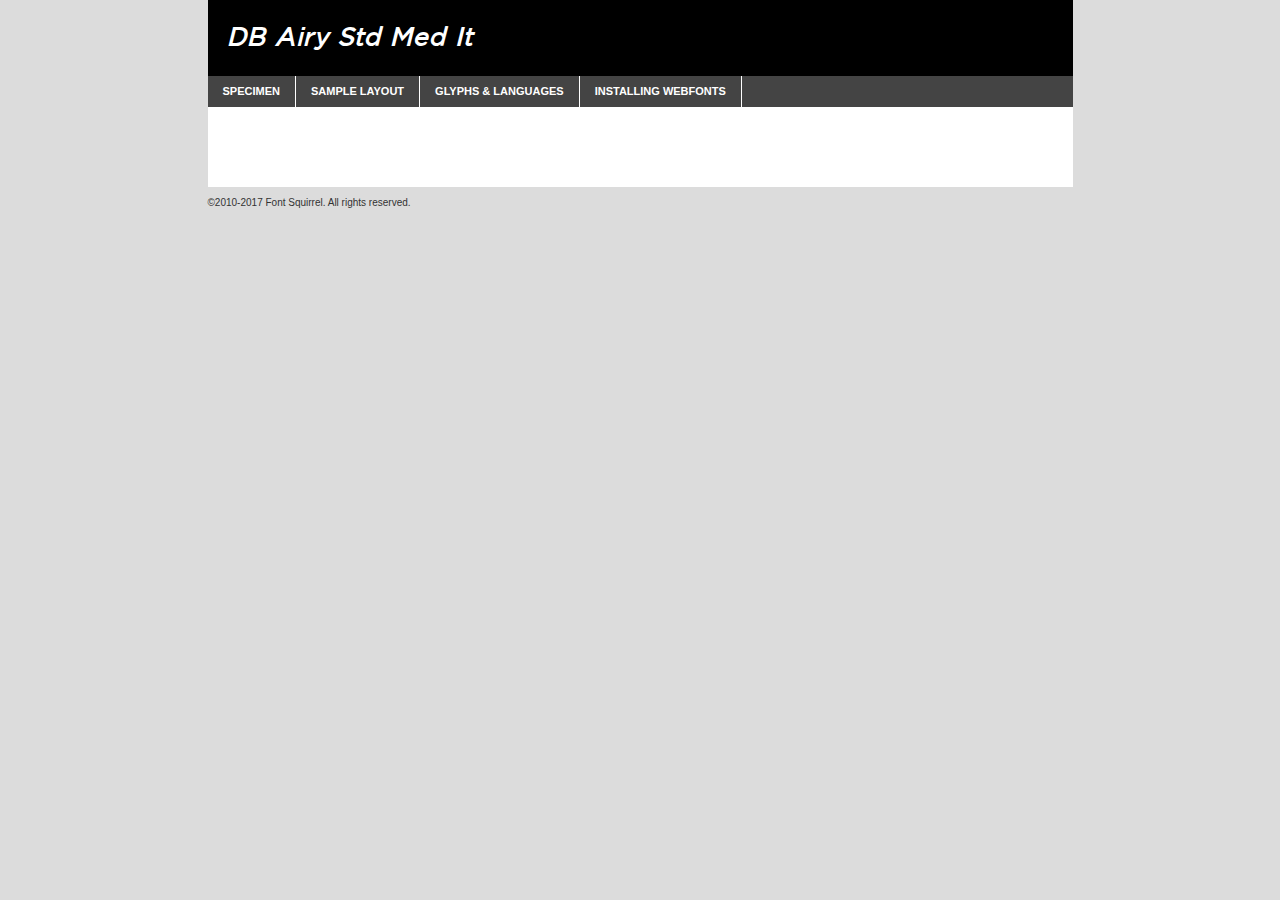
<file: fonts/db_airy_std_med_it_v3.2-demo.html>
<!DOCTYPE html PUBLIC "-//W3C//DTD XHTML 1.0 Transitional//EN"
	"http://www.w3.org/TR/xhtml1/DTD/xhtml1-transitional.dtd">

<html xmlns="http://www.w3.org/1999/xhtml" xml:lang="en" lang="en">
<head>
	<meta http-equiv="Content-Type" content="text/html; charset=utf-8" />
	<script src="http://ajax.googleapis.com/ajax/libs/jquery/1.7.2/jquery.min.js" type="text/javascript" charset="utf-8"></script>
	<script type="text/javascript">
	(function($){$.fn.easyTabs=function(option){var param=jQuery.extend({fadeSpeed:"fast",defaultContent:1,activeClass:'active'},option);$(this).each(function(){var thisId="#"+this.id;if(param.defaultContent==''){param.defaultContent=1;}
	if(typeof param.defaultContent=="number")
	{var defaultTab=$(thisId+" .tabs li:eq("+(param.defaultContent-1)+") a").attr('href').substr(1);}else{var defaultTab=param.defaultContent;}
	$(thisId+" .tabs li a").each(function(){var tabToHide=$(this).attr('href').substr(1);$("#"+tabToHide).addClass('easytabs-tab-content');});hideAll();changeContent(defaultTab);function hideAll(){$(thisId+" .easytabs-tab-content").hide();}
	function changeContent(tabId){hideAll();$(thisId+" .tabs li").removeClass(param.activeClass);$(thisId+" .tabs li a[href=#"+tabId+"]").closest('li').addClass(param.activeClass);if(param.fadeSpeed!="none")
	{$(thisId+" #"+tabId).fadeIn(param.fadeSpeed);}else{$(thisId+" #"+tabId).show();}}
	$(thisId+" .tabs li").click(function(){var tabId=$(this).find('a').attr('href').substr(1);changeContent(tabId);return false;});});}})(jQuery);
	</script>
	<link rel="stylesheet" href="specimen_files/specimen_stylesheet.css" type="text/css" charset="utf-8" />
	<link rel="stylesheet" href="stylesheet.css" type="text/css" charset="utf-8" />

	<style type="text/css">
					body{
				font-family: 'db_airystd_med_it';
							}
		</style>

	<title>DB Airy Std Med It Specimen</title>
	
	
	<script type="text/javascript" charset="utf-8">
		$(document).ready(function() {
			$('#container').easyTabs({defaultContent:1});
		});
	</script>
</head>

<body>
<div id="container">
	<div id="header">
		DB Airy Std Med It	</div>
	<ul class="tabs">
		<li><a href="#specimen">Specimen</a></li>
		<li><a href="#layout">Sample Layout</a></li>
				<li><a href="#glyphs">Glyphs &amp; Languages</a></li>
		<li><a href="#installing">Installing Webfonts</a></li>
		
	</ul>
	
	<div id="main_content">

		
			<div id="specimen">
		
				<div class="section">
					<div class="grid12 firstcol">
						<div class="huge">AaBb</div>
					</div>
				</div>
		
				<div class="section">
					<div class="glyph_range">A&#x200B;B&#x200b;C&#x200b;D&#x200b;E&#x200b;F&#x200b;G&#x200b;H&#x200b;I&#x200b;J&#x200b;K&#x200b;L&#x200b;M&#x200b;N&#x200b;O&#x200b;P&#x200b;Q&#x200b;R&#x200b;S&#x200b;T&#x200b;U&#x200b;V&#x200b;W&#x200b;X&#x200b;Y&#x200b;Z&#x200b;a&#x200b;b&#x200b;c&#x200b;d&#x200b;e&#x200b;f&#x200b;g&#x200b;h&#x200b;i&#x200b;j&#x200b;k&#x200b;l&#x200b;m&#x200b;n&#x200b;o&#x200b;p&#x200b;q&#x200b;r&#x200b;s&#x200b;t&#x200b;u&#x200b;v&#x200b;w&#x200b;x&#x200b;y&#x200b;z&#x200b;1&#x200b;2&#x200b;3&#x200b;4&#x200b;5&#x200b;6&#x200b;7&#x200b;8&#x200b;9&#x200b;0&#x200b;&amp;&#x200b;.&#x200b;,&#x200b;?&#x200b;!&#x200b;&#64;&#x200b;(&#x200b;)&#x200b;#&#x200b;$&#x200b;%&#x200b;*&#x200b;+&#x200b;-&#x200b;=&#x200b;:&#x200b;;</div>
				</div>
				<div class="section">
					<div class="grid12 firstcol">
						<table class="sample_table">
							<tr><td>10</td><td class="size10">abcdefghijklmnopqrstuvwxyzABCDEFGHIJKLMNOPQRSTUVWXYZ0123456789abcdefghijklmnopqrstuvwxyzABCDEFGHIJKLMNOPQRSTUVWXYZ0123456789abcdefghijklmnopqrstuvwxyzABCDEFGHIJKLMNOPQRSTUVWXYZ</td></tr>
							<tr><td>11</td><td class="size11">abcdefghijklmnopqrstuvwxyzABCDEFGHIJKLMNOPQRSTUVWXYZ0123456789abcdefghijklmnopqrstuvwxyzABCDEFGHIJKLMNOPQRSTUVWXYZ0123456789abcdefghijklmnopqrstuvwxyzABCDEFGHIJKLMNOPQRSTUVWXYZ</td></tr>
							<tr><td>12</td><td class="size12">abcdefghijklmnopqrstuvwxyzABCDEFGHIJKLMNOPQRSTUVWXYZ0123456789abcdefghijklmnopqrstuvwxyzABCDEFGHIJKLMNOPQRSTUVWXYZ0123456789abcdefghijklmnopqrstuvwxyzABCDEFGHIJKLMNOPQRSTUVWXYZ</td></tr>
							<tr><td>13</td><td class="size13">abcdefghijklmnopqrstuvwxyzABCDEFGHIJKLMNOPQRSTUVWXYZ0123456789abcdefghijklmnopqrstuvwxyzABCDEFGHIJKLMNOPQRSTUVWXYZ0123456789abcdefghijklmnopqrstuvwxyzABCDEFGHIJKLMNOPQRSTUVWXYZ</td></tr>
							<tr><td>14</td><td class="size14">abcdefghijklmnopqrstuvwxyzABCDEFGHIJKLMNOPQRSTUVWXYZ0123456789abcdefghijklmnopqrstuvwxyzABCDEFGHIJKLMNOPQRSTUVWXYZ0123456789abcdefghijklmnopqrstuvwxyzABCDEFGHIJKLMNOPQRSTUVWXYZ</td></tr>
							<tr><td>16</td><td class="size16">abcdefghijklmnopqrstuvwxyzABCDEFGHIJKLMNOPQRSTUVWXYZ0123456789abcdefghijklmnopqrstuvwxyzABCDEFGHIJKLMNOPQRSTUVWXYZ</td></tr>
							<tr><td>18</td><td class="size18">abcdefghijklmnopqrstuvwxyzABCDEFGHIJKLMNOPQRSTUVWXYZ0123456789abcdefghijklmnopqrstuvwxyzABCDEFGHIJKLMNOPQRSTUVWXYZ</td></tr>
							<tr><td>20</td><td class="size20">abcdefghijklmnopqrstuvwxyzABCDEFGHIJKLMNOPQRSTUVWXYZ0123456789abcdefghijklmnopqrstuvwxyzABCDEFGHIJKLMNOPQRSTUVWXYZ</td></tr>
							<tr><td>24</td><td class="size24">abcdefghijklmnopqrstuvwxyzABCDEFGHIJKLMNOPQRSTUVWXYZ0123456789abcdefghijklmnopqrstuvwxyzABCDEFGHIJKLMNOPQRSTUVWXYZ</td></tr>
							<tr><td>30</td><td class="size30">abcdefghijklmnopqrstuvwxyzABCDEFGHIJKLMNOPQRSTUVWXYZ0123456789abcdefghijklmnopqrstuvwxyzABCDEFGHIJKLMNOPQRSTUVWXYZ</td></tr>
							<tr><td>36</td><td class="size36">abcdefghijklmnopqrstuvwxyzABCDEFGHIJKLMNOPQRSTUVWXYZ0123456789abcdefghijklmnopqrstuvwxyzABCDEFGHIJKLMNOPQRSTUVWXYZ</td></tr>
							<tr><td>48</td><td class="size48">abcdefghijklmnopqrstuvwxyzABCDEFGHIJKLMNOPQRSTUVWXYZ0123456789abcdefghijklmnopqrstuvwxyzABCDEFGHIJKLMNOPQRSTUVWXYZ</td></tr>
							<tr><td>60</td><td class="size60">abcdefghijklmnopqrstuvwxyzABCDEFGHIJKLMNOPQRSTUVWXYZ0123456789abcdefghijklmnopqrstuvwxyzABCDEFGHIJKLMNOPQRSTUVWXYZ</td></tr>
							<tr><td>72</td><td class="size72">abcdefghijklmnopqrstuvwxyzABCDEFGHIJKLMNOPQRSTUVWXYZ0123456789abcdefghijklmnopqrstuvwxyzABCDEFGHIJKLMNOPQRSTUVWXYZ</td></tr>
							<tr><td>90</td><td class="size90">abcdefghijklmnopqrstuvwxyzABCDEFGHIJKLMNOPQRSTUVWXYZ0123456789abcdefghijklmnopqrstuvwxyzABCDEFGHIJKLMNOPQRSTUVWXYZ</td></tr>
						</table>
				
					</div>
			
				</div>
		
		
		
								<div class="section" id="bodycomparison">


										<div id="xheight">
				<div class="fontbody">&#x25FC;&#x25FC;&#x25FC;&#x25FC;&#x25FC;&#x25FC;&#x25FC;&#x25FC;&#x25FC;&#x25FC;&#x25FC;&#x25FC;&#x25FC;&#x25FC;&#x25FC;&#x25FC;&#x25FC;&#x25FC;&#x25FC;&#x25FC;&#x25FC;&#x25FC;&#x25FC;&#x25FC;&#x25FC;&#x25FC;&#x25FC;&#x25FC;&#x25FC;&#x25FC;&#x25FC;&#x25FC;&#x25FC;&#x25FC;&#x25FC;&#x25FC;&#x25FC;&#x25FC;&#x25FC;&#x25FC;&#x25FC;&#x25FC;&#x25FC;&#x25FC;&#x25FC;&#x25FC;&#x25FC;&#x25FC;&#x25FC;&#x25FC;&#x25FC;&#x25FC;&#x25FC;&#x25FC;&#x25FC;&#x25FC;&#x25FC;&#x25FC;&#x25FC;&#x25FC;&#x25FC;&#x25FC;&#x25FC;&#x25FC;&#x25FC;&#x25FC;&#x25FC;&#x25FC;&#x25FC;&#x25FC;&#x25FC;&#x25FC;&#x25FC;&#x25FC;&#x25FC;&#x25FC;&#x25FC;&#x25FC;&#x25FC;&#x25FC;&#x25FC;&#x25FC;&#x25FC;&#x25FC;&#x25FC;&#x25FC;&#x25FC;&#x25FC;&#x25FC;&#x25FC;&#x25FC;&#x25FC;&#x25FC;&#x25FC;&#x25FC;&#x25FC;&#x25FC;&#x25FC;&#x25FC;body</div><div class="arialbody">body</div><div class="verdanabody">body</div><div class="georgiabody">body</div></div>
										<div class="fontbody" style="z-index:1">
											body<span>DB Airy Std Med It</span>
										</div>
										<div class="arialbody" style="z-index:1">
											body<span>Arial</span>
										</div>
										<div class="verdanabody" style="z-index:1">
											body<span>Verdana</span>
										</div>
										<div class="georgiabody" style="z-index:1">
											body<span>Georgia</span>
										</div>



								</div>
		
		
				<div class="section psample psample_row1" id="">
					
					<div class="grid2 firstcol">
						<p class="size10"><span>10.</span>Aenean lacinia bibendum nulla sed consectetur. Fusce dapibus, tellus ac cursus commodo, tortor mauris condimentum nibh, ut fermentum massa justo sit amet risus. Nullam id dolor id nibh ultricies vehicula ut id elit. Cum sociis natoque penatibus et magnis dis parturient montes, nascetur ridiculus mus. Nulla vitae elit libero, a pharetra augue.</p>
			
					</div>
					<div class="grid3">
						<p class="size11"><span>11.</span>Aenean lacinia bibendum nulla sed consectetur. Fusce dapibus, tellus ac cursus commodo, tortor mauris condimentum nibh, ut fermentum massa justo sit amet risus. Nullam id dolor id nibh ultricies vehicula ut id elit. Cum sociis natoque penatibus et magnis dis parturient montes, nascetur ridiculus mus. Nulla vitae elit libero, a pharetra augue.</p>
			
					</div>
					<div class="grid3">
						<p class="size12"><span>12.</span>Aenean lacinia bibendum nulla sed consectetur. Fusce dapibus, tellus ac cursus commodo, tortor mauris condimentum nibh, ut fermentum massa justo sit amet risus. Nullam id dolor id nibh ultricies vehicula ut id elit. Cum sociis natoque penatibus et magnis dis parturient montes, nascetur ridiculus mus. Nulla vitae elit libero, a pharetra augue.</p>
			
					</div>
					<div class="grid4">
						<p class="size13"><span>13.</span>Aenean lacinia bibendum nulla sed consectetur. Fusce dapibus, tellus ac cursus commodo, tortor mauris condimentum nibh, ut fermentum massa justo sit amet risus. Nullam id dolor id nibh ultricies vehicula ut id elit. Cum sociis natoque penatibus et magnis dis parturient montes, nascetur ridiculus mus. Nulla vitae elit libero, a pharetra augue.</p>
			
					</div>
					<div class="white_blend"></div>
					
				</div>
				<div class="section psample psample_row2" id="">
					<div class="grid3 firstcol">
						<p class="size14"><span>14.</span>Aenean lacinia bibendum nulla sed consectetur. Fusce dapibus, tellus ac cursus commodo, tortor mauris condimentum nibh, ut fermentum massa justo sit amet risus. Nullam id dolor id nibh ultricies vehicula ut id elit. Cum sociis natoque penatibus et magnis dis parturient montes, nascetur ridiculus mus. Nulla vitae elit libero, a pharetra augue.</p>
			
					</div>
					<div class="grid4">
						<p class="size16"><span>16.</span>Aenean lacinia bibendum nulla sed consectetur. Fusce dapibus, tellus ac cursus commodo, tortor mauris condimentum nibh, ut fermentum massa justo sit amet risus. Nullam id dolor id nibh ultricies vehicula ut id elit. Cum sociis natoque penatibus et magnis dis parturient montes, nascetur ridiculus mus. Nulla vitae elit libero, a pharetra augue.</p>
			
					</div>
					<div class="grid5">
						<p class="size18"><span>18.</span>Aenean lacinia bibendum nulla sed consectetur. Fusce dapibus, tellus ac cursus commodo, tortor mauris condimentum nibh, ut fermentum massa justo sit amet risus. Nullam id dolor id nibh ultricies vehicula ut id elit. Cum sociis natoque penatibus et magnis dis parturient montes, nascetur ridiculus mus. Nulla vitae elit libero, a pharetra augue.</p>
			
					</div>

					<div class="white_blend"></div>

				</div>
				
				<div class="section psample psample_row3" id="">
					<div class="grid5 firstcol">
						<p class="size20"><span>20.</span>Aenean lacinia bibendum nulla sed consectetur. Fusce dapibus, tellus ac cursus commodo, tortor mauris condimentum nibh, ut fermentum massa justo sit amet risus. Nullam id dolor id nibh ultricies vehicula ut id elit. Cum sociis natoque penatibus et magnis dis parturient montes, nascetur ridiculus mus. Nulla vitae elit libero, a pharetra augue.</p>
					</div>
					<div class="grid7">
						<p class="size24"><span>24.</span>Aenean lacinia bibendum nulla sed consectetur. Fusce dapibus, tellus ac cursus commodo, tortor mauris condimentum nibh, ut fermentum massa justo sit amet risus. Nullam id dolor id nibh ultricies vehicula ut id elit. Cum sociis natoque penatibus et magnis dis parturient montes, nascetur ridiculus mus. Nulla vitae elit libero, a pharetra augue.</p>
					</div>
					
					<div class="white_blend"></div>
					
				</div>
				
				<div class="section psample psample_row4" id="">
					<div class="grid12 firstcol">
						<p class="size30"><span>30.</span>Aenean lacinia bibendum nulla sed consectetur. Fusce dapibus, tellus ac cursus commodo, tortor mauris condimentum nibh, ut fermentum massa justo sit amet risus. Nullam id dolor id nibh ultricies vehicula ut id elit. Cum sociis natoque penatibus et magnis dis parturient montes, nascetur ridiculus mus. Nulla vitae elit libero, a pharetra augue.</p>
					</div>
					<div class="white_blend"></div>
					
				</div>
				
				
				
				<div class="section psample psample_row1 fullreverse">
					<div class="grid2 firstcol">
						<p class="size10"><span>10.</span>Aenean lacinia bibendum nulla sed consectetur. Fusce dapibus, tellus ac cursus commodo, tortor mauris condimentum nibh, ut fermentum massa justo sit amet risus. Nullam id dolor id nibh ultricies vehicula ut id elit. Cum sociis natoque penatibus et magnis dis parturient montes, nascetur ridiculus mus. Nulla vitae elit libero, a pharetra augue.</p>
			
					</div>
					<div class="grid3">
						<p class="size11"><span>11.</span>Aenean lacinia bibendum nulla sed consectetur. Fusce dapibus, tellus ac cursus commodo, tortor mauris condimentum nibh, ut fermentum massa justo sit amet risus. Nullam id dolor id nibh ultricies vehicula ut id elit. Cum sociis natoque penatibus et magnis dis parturient montes, nascetur ridiculus mus. Nulla vitae elit libero, a pharetra augue.</p>
			
					</div>
					<div class="grid3">
						<p class="size12"><span>12.</span>Aenean lacinia bibendum nulla sed consectetur. Fusce dapibus, tellus ac cursus commodo, tortor mauris condimentum nibh, ut fermentum massa justo sit amet risus. Nullam id dolor id nibh ultricies vehicula ut id elit. Cum sociis natoque penatibus et magnis dis parturient montes, nascetur ridiculus mus. Nulla vitae elit libero, a pharetra augue.</p>
			
					</div>
					<div class="grid4">
						<p class="size13"><span>13.</span>Aenean lacinia bibendum nulla sed consectetur. Fusce dapibus, tellus ac cursus commodo, tortor mauris condimentum nibh, ut fermentum massa justo sit amet risus. Nullam id dolor id nibh ultricies vehicula ut id elit. Cum sociis natoque penatibus et magnis dis parturient montes, nascetur ridiculus mus. Nulla vitae elit libero, a pharetra augue.</p>
			
					</div>
					<div class="black_blend"></div>
					
				</div>
				
				<div class="section psample psample_row2 fullreverse">
					<div class="grid3 firstcol">
						<p class="size14"><span>14.</span>Aenean lacinia bibendum nulla sed consectetur. Fusce dapibus, tellus ac cursus commodo, tortor mauris condimentum nibh, ut fermentum massa justo sit amet risus. Nullam id dolor id nibh ultricies vehicula ut id elit. Cum sociis natoque penatibus et magnis dis parturient montes, nascetur ridiculus mus. Nulla vitae elit libero, a pharetra augue.</p>
			
					</div>
					<div class="grid4">
						<p class="size16"><span>16.</span>Aenean lacinia bibendum nulla sed consectetur. Fusce dapibus, tellus ac cursus commodo, tortor mauris condimentum nibh, ut fermentum massa justo sit amet risus. Nullam id dolor id nibh ultricies vehicula ut id elit. Cum sociis natoque penatibus et magnis dis parturient montes, nascetur ridiculus mus. Nulla vitae elit libero, a pharetra augue.</p>
			
					</div>
					<div class="grid5">
						<p class="size18"><span>18.</span>Aenean lacinia bibendum nulla sed consectetur. Fusce dapibus, tellus ac cursus commodo, tortor mauris condimentum nibh, ut fermentum massa justo sit amet risus. Nullam id dolor id nibh ultricies vehicula ut id elit. Cum sociis natoque penatibus et magnis dis parturient montes, nascetur ridiculus mus. Nulla vitae elit libero, a pharetra augue.</p>
			
					</div>
					<div class="black_blend"></div>

				</div>
				
				<div class="section psample fullreverse psample_row3" id="">
					<div class="grid5 firstcol">
						<p class="size20"><span>20.</span>Aenean lacinia bibendum nulla sed consectetur. Fusce dapibus, tellus ac cursus commodo, tortor mauris condimentum nibh, ut fermentum massa justo sit amet risus. Nullam id dolor id nibh ultricies vehicula ut id elit. Cum sociis natoque penatibus et magnis dis parturient montes, nascetur ridiculus mus. Nulla vitae elit libero, a pharetra augue.</p>
					</div>
					<div class="grid7">
						<p class="size24"><span>24.</span>Aenean lacinia bibendum nulla sed consectetur. Fusce dapibus, tellus ac cursus commodo, tortor mauris condimentum nibh, ut fermentum massa justo sit amet risus. Nullam id dolor id nibh ultricies vehicula ut id elit. Cum sociis natoque penatibus et magnis dis parturient montes, nascetur ridiculus mus. Nulla vitae elit libero, a pharetra augue.</p>
					</div>
					
					<div class="black_blend"></div>
					
				</div>
				
				<div class="section psample fullreverse psample_row4" id="" style="border-bottom: 20px #000 solid;">
					<div class="grid12 firstcol">
						<p class="size30"><span>30.</span>Aenean lacinia bibendum nulla sed consectetur. Fusce dapibus, tellus ac cursus commodo, tortor mauris condimentum nibh, ut fermentum massa justo sit amet risus. Nullam id dolor id nibh ultricies vehicula ut id elit. Cum sociis natoque penatibus et magnis dis parturient montes, nascetur ridiculus mus. Nulla vitae elit libero, a pharetra augue.</p>
					</div>
					<div class="black_blend"></div>
					
				</div>
				
				
				
				
			</div>
			
			<div id="layout">
				
				<div class="section">
					
					<div class="grid12 firstcol">
						<h1>Lorem Ipsum Dolor</h1>
						<h2>Etiam porta sem malesuada magna mollis euismod</h2>
						
						<p class="byline">By <a href="#link">Aenean Lacinia</a></p>
					</div>
				</div>
				<div class="section">
					<div class="grid8 firstcol">
						<p class="large">Donec sed odio dui. Morbi leo risus, porta ac consectetur ac, vestibulum at eros. Fusce dapibus, tellus ac cursus commodo, tortor mauris condimentum nibh, ut fermentum massa justo sit amet risus. </p>

						
						<h3>Pellentesque ornare sem</h3>

						<p>Maecenas sed diam eget risus varius blandit sit amet non magna. Maecenas faucibus mollis interdum. Donec ullamcorper nulla non metus auctor fringilla. Nullam id dolor id nibh ultricies vehicula ut id elit. Nullam id dolor id nibh ultricies vehicula ut id elit. </p>

						<p>Aenean eu leo quam. Pellentesque ornare sem lacinia quam venenatis vestibulum. Lorem ipsum dolor sit amet, consectetur adipiscing elit. Cum sociis natoque penatibus et magnis dis parturient montes, nascetur ridiculus mus. </p>

						<p>Nulla vitae elit libero, a pharetra augue. Praesent commodo cursus magna, vel scelerisque nisl consectetur et. Aenean lacinia bibendum nulla sed consectetur. </p>

						<p>Nullam quis risus eget urna mollis ornare vel eu leo. Nullam quis risus eget urna mollis ornare vel eu leo. Maecenas sed diam eget risus varius blandit sit amet non magna. Donec ullamcorper nulla non metus auctor fringilla. </p>

						<h3>Cras mattis consectetur</h3>

						<p>Aenean eu leo quam. Pellentesque ornare sem lacinia quam venenatis vestibulum. Aenean lacinia bibendum nulla sed consectetur. Integer posuere erat a ante venenatis dapibus posuere velit aliquet. Cras mattis consectetur purus sit amet fermentum. </p>

						<p>Nullam id dolor id nibh ultricies vehicula ut id elit. Nullam quis risus eget urna mollis ornare vel eu leo. Cras mattis consectetur purus sit amet fermentum.</p>
					</div>
					
					<div class="grid4 sidebar">
						
						<div class="box reverse">
							<p class="last">Nullam quis risus eget urna mollis ornare vel eu leo. Donec ullamcorper nulla non metus auctor fringilla. Cras mattis consectetur purus sit amet fermentum. Sed posuere consectetur est at lobortis. Lorem ipsum dolor sit amet, consectetur adipiscing elit. </p>
						</div>
						
						<p class="caption">Maecenas sed diam eget risus varius.</p>

						<p>Vestibulum id ligula porta felis euismod semper. Integer posuere erat a ante venenatis dapibus posuere velit aliquet. Vestibulum id ligula porta felis euismod semper. Sed posuere consectetur est at lobortis. Maecenas sed diam eget risus varius blandit sit amet non magna. Fusce dapibus, tellus ac cursus commodo, tortor mauris condimentum nibh, ut fermentum massa justo sit amet risus. </p>

					

						<p>Duis mollis, est non commodo luctus, nisi erat porttitor ligula, eget lacinia odio sem nec elit. Aenean lacinia bibendum nulla sed consectetur. Vivamus sagittis lacus vel augue laoreet rutrum faucibus dolor auctor. Aenean lacinia bibendum nulla sed consectetur. Nullam quis risus eget urna mollis ornare vel eu leo. </p>

						<p>Praesent commodo cursus magna, vel scelerisque nisl consectetur et. Donec ullamcorper nulla non metus auctor fringilla. Maecenas faucibus mollis interdum. Fusce dapibus, tellus ac cursus commodo, tortor mauris condimentum nibh, ut fermentum massa justo sit amet risus. </p>

					</div>
				</div>
				
			</div>


			



		<div id="glyphs">
			<div class="section">
				<div class="grid12 firstcol">
			
				<h1>Language Support</h1>
				<p>The subset of DB Airy Std Med It in this kit supports the following languages:<br />
			
					English, Arrernte, Bislama, Cebuano, Fijian, Gilbertese, Hmong, Ibanag, Iloko_ilokano, Interglossa_glosa, Interlingua, Lojban, Norfolk_pitcairnese, Oromo, Rotokas, Seychelles_creole, Shona, Somali, Southern_ndebele, Swahili, Swati_swazi, Tok_pisin, Warlpiri, Xhosa, Zulu, Latinbasic, Ubasic, Demo				</p>
				<h1>Glyph Chart</h1>
				<p>The subset of DB Airy Std Med It in this kit includes all the glyphs listed below. Unicode entities are included above each glyph to help you insert individual characters into your layout.</p>
				<div id="glyph_chart">
			
																				 <div><p>&amp;#13;</p>&#13;</div>
																				 <div><p>&amp;#32;</p>&#32;</div>
																				 <div><p>&amp;#33;</p>&#33;</div>
																				 <div><p>&amp;#34;</p>&#34;</div>
																				 <div><p>&amp;#35;</p>&#35;</div>
																				 <div><p>&amp;#36;</p>&#36;</div>
																				 <div><p>&amp;#37;</p>&#37;</div>
																				 <div><p>&amp;#38;</p>&#38;</div>
																				 <div><p>&amp;#39;</p>&#39;</div>
																				 <div><p>&amp;#40;</p>&#40;</div>
																				 <div><p>&amp;#41;</p>&#41;</div>
																				 <div><p>&amp;#42;</p>&#42;</div>
																				 <div><p>&amp;#43;</p>&#43;</div>
																				 <div><p>&amp;#44;</p>&#44;</div>
																				 <div><p>&amp;#45;</p>&#45;</div>
																				 <div><p>&amp;#46;</p>&#46;</div>
																				 <div><p>&amp;#47;</p>&#47;</div>
																				 <div><p>&amp;#48;</p>&#48;</div>
																				 <div><p>&amp;#49;</p>&#49;</div>
																				 <div><p>&amp;#50;</p>&#50;</div>
																				 <div><p>&amp;#51;</p>&#51;</div>
																				 <div><p>&amp;#52;</p>&#52;</div>
																				 <div><p>&amp;#53;</p>&#53;</div>
																				 <div><p>&amp;#54;</p>&#54;</div>
																				 <div><p>&amp;#55;</p>&#55;</div>
																				 <div><p>&amp;#56;</p>&#56;</div>
																				 <div><p>&amp;#57;</p>&#57;</div>
																				 <div><p>&amp;#58;</p>&#58;</div>
																				 <div><p>&amp;#59;</p>&#59;</div>
																				 <div><p>&amp;#60;</p>&#60;</div>
																				 <div><p>&amp;#61;</p>&#61;</div>
																				 <div><p>&amp;#62;</p>&#62;</div>
																				 <div><p>&amp;#63;</p>&#63;</div>
																				 <div><p>&amp;#64;</p>&#64;</div>
																				 <div><p>&amp;#65;</p>&#65;</div>
																				 <div><p>&amp;#66;</p>&#66;</div>
																				 <div><p>&amp;#67;</p>&#67;</div>
																				 <div><p>&amp;#68;</p>&#68;</div>
																				 <div><p>&amp;#69;</p>&#69;</div>
																				 <div><p>&amp;#70;</p>&#70;</div>
																				 <div><p>&amp;#71;</p>&#71;</div>
																				 <div><p>&amp;#72;</p>&#72;</div>
																				 <div><p>&amp;#73;</p>&#73;</div>
																				 <div><p>&amp;#74;</p>&#74;</div>
																				 <div><p>&amp;#75;</p>&#75;</div>
																				 <div><p>&amp;#76;</p>&#76;</div>
																				 <div><p>&amp;#77;</p>&#77;</div>
																				 <div><p>&amp;#78;</p>&#78;</div>
																				 <div><p>&amp;#79;</p>&#79;</div>
																				 <div><p>&amp;#80;</p>&#80;</div>
																				 <div><p>&amp;#81;</p>&#81;</div>
																				 <div><p>&amp;#82;</p>&#82;</div>
																				 <div><p>&amp;#83;</p>&#83;</div>
																				 <div><p>&amp;#84;</p>&#84;</div>
																				 <div><p>&amp;#85;</p>&#85;</div>
																				 <div><p>&amp;#86;</p>&#86;</div>
																				 <div><p>&amp;#87;</p>&#87;</div>
																				 <div><p>&amp;#88;</p>&#88;</div>
																				 <div><p>&amp;#89;</p>&#89;</div>
																				 <div><p>&amp;#90;</p>&#90;</div>
																				 <div><p>&amp;#91;</p>&#91;</div>
																				 <div><p>&amp;#92;</p>&#92;</div>
																				 <div><p>&amp;#93;</p>&#93;</div>
																				 <div><p>&amp;#94;</p>&#94;</div>
																				 <div><p>&amp;#95;</p>&#95;</div>
																				 <div><p>&amp;#96;</p>&#96;</div>
																				 <div><p>&amp;#97;</p>&#97;</div>
																				 <div><p>&amp;#98;</p>&#98;</div>
																				 <div><p>&amp;#99;</p>&#99;</div>
																				 <div><p>&amp;#100;</p>&#100;</div>
																				 <div><p>&amp;#101;</p>&#101;</div>
																				 <div><p>&amp;#102;</p>&#102;</div>
																				 <div><p>&amp;#103;</p>&#103;</div>
																				 <div><p>&amp;#104;</p>&#104;</div>
																				 <div><p>&amp;#105;</p>&#105;</div>
																				 <div><p>&amp;#106;</p>&#106;</div>
																				 <div><p>&amp;#107;</p>&#107;</div>
																				 <div><p>&amp;#108;</p>&#108;</div>
																				 <div><p>&amp;#109;</p>&#109;</div>
																				 <div><p>&amp;#110;</p>&#110;</div>
																				 <div><p>&amp;#111;</p>&#111;</div>
																				 <div><p>&amp;#112;</p>&#112;</div>
																				 <div><p>&amp;#113;</p>&#113;</div>
																				 <div><p>&amp;#114;</p>&#114;</div>
																				 <div><p>&amp;#115;</p>&#115;</div>
																				 <div><p>&amp;#116;</p>&#116;</div>
																				 <div><p>&amp;#117;</p>&#117;</div>
																				 <div><p>&amp;#118;</p>&#118;</div>
																				 <div><p>&amp;#119;</p>&#119;</div>
																				 <div><p>&amp;#120;</p>&#120;</div>
																				 <div><p>&amp;#121;</p>&#121;</div>
																				 <div><p>&amp;#122;</p>&#122;</div>
																				 <div><p>&amp;#123;</p>&#123;</div>
																				 <div><p>&amp;#124;</p>&#124;</div>
																				 <div><p>&amp;#125;</p>&#125;</div>
																				 <div><p>&amp;#126;</p>&#126;</div>
																				 <div><p>&amp;#160;</p>&#160;</div>
																				 <div><p>&amp;#162;</p>&#162;</div>
																				 <div><p>&amp;#163;</p>&#163;</div>
																				 <div><p>&amp;#165;</p>&#165;</div>
																				 <div><p>&amp;#169;</p>&#169;</div>
																				 <div><p>&amp;#171;</p>&#171;</div>
																				 <div><p>&amp;#173;</p>&#173;</div>
																				 <div><p>&amp;#174;</p>&#174;</div>
																				 <div><p>&amp;#177;</p>&#177;</div>
																				 <div><p>&amp;#187;</p>&#187;</div>
																				 <div><p>&amp;#188;</p>&#188;</div>
																				 <div><p>&amp;#189;</p>&#189;</div>
																				 <div><p>&amp;#190;</p>&#190;</div>
																				 <div><p>&amp;#215;</p>&#215;</div>
																				 <div><p>&amp;#247;</p>&#247;</div>
																				 <div><p>&amp;#3585;</p>&#3585;</div>
																				 <div><p>&amp;#3586;</p>&#3586;</div>
																				 <div><p>&amp;#3587;</p>&#3587;</div>
																				 <div><p>&amp;#3588;</p>&#3588;</div>
																				 <div><p>&amp;#3589;</p>&#3589;</div>
																				 <div><p>&amp;#3590;</p>&#3590;</div>
																				 <div><p>&amp;#3591;</p>&#3591;</div>
																				 <div><p>&amp;#3592;</p>&#3592;</div>
																				 <div><p>&amp;#3593;</p>&#3593;</div>
																				 <div><p>&amp;#3594;</p>&#3594;</div>
																				 <div><p>&amp;#3595;</p>&#3595;</div>
																				 <div><p>&amp;#3596;</p>&#3596;</div>
																				 <div><p>&amp;#3597;</p>&#3597;</div>
																				 <div><p>&amp;#3598;</p>&#3598;</div>
																				 <div><p>&amp;#3599;</p>&#3599;</div>
																				 <div><p>&amp;#3600;</p>&#3600;</div>
																				 <div><p>&amp;#3601;</p>&#3601;</div>
																				 <div><p>&amp;#3602;</p>&#3602;</div>
																				 <div><p>&amp;#3603;</p>&#3603;</div>
																				 <div><p>&amp;#3604;</p>&#3604;</div>
																				 <div><p>&amp;#3605;</p>&#3605;</div>
																				 <div><p>&amp;#3606;</p>&#3606;</div>
																				 <div><p>&amp;#3607;</p>&#3607;</div>
																				 <div><p>&amp;#3608;</p>&#3608;</div>
																				 <div><p>&amp;#3609;</p>&#3609;</div>
																				 <div><p>&amp;#3610;</p>&#3610;</div>
																				 <div><p>&amp;#3611;</p>&#3611;</div>
																				 <div><p>&amp;#3612;</p>&#3612;</div>
																				 <div><p>&amp;#3613;</p>&#3613;</div>
																				 <div><p>&amp;#3614;</p>&#3614;</div>
																				 <div><p>&amp;#3615;</p>&#3615;</div>
																				 <div><p>&amp;#3616;</p>&#3616;</div>
																				 <div><p>&amp;#3617;</p>&#3617;</div>
																				 <div><p>&amp;#3618;</p>&#3618;</div>
																				 <div><p>&amp;#3619;</p>&#3619;</div>
																				 <div><p>&amp;#3620;</p>&#3620;</div>
																				 <div><p>&amp;#3621;</p>&#3621;</div>
																				 <div><p>&amp;#3622;</p>&#3622;</div>
																				 <div><p>&amp;#3623;</p>&#3623;</div>
																				 <div><p>&amp;#3624;</p>&#3624;</div>
																				 <div><p>&amp;#3625;</p>&#3625;</div>
																				 <div><p>&amp;#3626;</p>&#3626;</div>
																				 <div><p>&amp;#3627;</p>&#3627;</div>
																				 <div><p>&amp;#3628;</p>&#3628;</div>
																				 <div><p>&amp;#3629;</p>&#3629;</div>
																				 <div><p>&amp;#3630;</p>&#3630;</div>
																				 <div><p>&amp;#3631;</p>&#3631;</div>
																				 <div><p>&amp;#3632;</p>&#3632;</div>
																				 <div><p>&amp;#3633;</p>&#3633;</div>
																				 <div><p>&amp;#3634;</p>&#3634;</div>
																				 <div><p>&amp;#3635;</p>&#3635;</div>
																				 <div><p>&amp;#3636;</p>&#3636;</div>
																				 <div><p>&amp;#3637;</p>&#3637;</div>
																				 <div><p>&amp;#3638;</p>&#3638;</div>
																				 <div><p>&amp;#3639;</p>&#3639;</div>
																				 <div><p>&amp;#3640;</p>&#3640;</div>
																				 <div><p>&amp;#3641;</p>&#3641;</div>
																				 <div><p>&amp;#3642;</p>&#3642;</div>
																				 <div><p>&amp;#3645;</p>&#3645;</div>
																				 <div><p>&amp;#3646;</p>&#3646;</div>
																				 <div><p>&amp;#3647;</p>&#3647;</div>
																				 <div><p>&amp;#3648;</p>&#3648;</div>
																				 <div><p>&amp;#3649;</p>&#3649;</div>
																				 <div><p>&amp;#3650;</p>&#3650;</div>
																				 <div><p>&amp;#3651;</p>&#3651;</div>
																				 <div><p>&amp;#3652;</p>&#3652;</div>
																				 <div><p>&amp;#3653;</p>&#3653;</div>
																				 <div><p>&amp;#3654;</p>&#3654;</div>
																				 <div><p>&amp;#3655;</p>&#3655;</div>
																				 <div><p>&amp;#3656;</p>&#3656;</div>
																				 <div><p>&amp;#3657;</p>&#3657;</div>
																				 <div><p>&amp;#3658;</p>&#3658;</div>
																				 <div><p>&amp;#3659;</p>&#3659;</div>
																				 <div><p>&amp;#3660;</p>&#3660;</div>
																				 <div><p>&amp;#3661;</p>&#3661;</div>
																				 <div><p>&amp;#3662;</p>&#3662;</div>
																				 <div><p>&amp;#3663;</p>&#3663;</div>
																				 <div><p>&amp;#3664;</p>&#3664;</div>
																				 <div><p>&amp;#3665;</p>&#3665;</div>
																				 <div><p>&amp;#3666;</p>&#3666;</div>
																				 <div><p>&amp;#3667;</p>&#3667;</div>
																				 <div><p>&amp;#3668;</p>&#3668;</div>
																				 <div><p>&amp;#3669;</p>&#3669;</div>
																				 <div><p>&amp;#3670;</p>&#3670;</div>
																				 <div><p>&amp;#3671;</p>&#3671;</div>
																				 <div><p>&amp;#3672;</p>&#3672;</div>
																				 <div><p>&amp;#3673;</p>&#3673;</div>
																				 <div><p>&amp;#3674;</p>&#3674;</div>
																				 <div><p>&amp;#3675;</p>&#3675;</div>
																				 <div><p>&amp;#8192;</p>&#8192;</div>
																				 <div><p>&amp;#8193;</p>&#8193;</div>
																				 <div><p>&amp;#8194;</p>&#8194;</div>
																				 <div><p>&amp;#8195;</p>&#8195;</div>
																				 <div><p>&amp;#8196;</p>&#8196;</div>
																				 <div><p>&amp;#8197;</p>&#8197;</div>
																				 <div><p>&amp;#8198;</p>&#8198;</div>
																				 <div><p>&amp;#8199;</p>&#8199;</div>
																				 <div><p>&amp;#8200;</p>&#8200;</div>
																				 <div><p>&amp;#8201;</p>&#8201;</div>
																				 <div><p>&amp;#8202;</p>&#8202;</div>
																				 <div><p>&amp;#8203;</p>&#8203;</div>
																				 <div><p>&amp;#8208;</p>&#8208;</div>
																				 <div><p>&amp;#8209;</p>&#8209;</div>
																				 <div><p>&amp;#8210;</p>&#8210;</div>
																				 <div><p>&amp;#8211;</p>&#8211;</div>
																				 <div><p>&amp;#8212;</p>&#8212;</div>
																				 <div><p>&amp;#8216;</p>&#8216;</div>
																				 <div><p>&amp;#8217;</p>&#8217;</div>
																				 <div><p>&amp;#8220;</p>&#8220;</div>
																				 <div><p>&amp;#8221;</p>&#8221;</div>
																				 <div><p>&amp;#8226;</p>&#8226;</div>
																				 <div><p>&amp;#8230;</p>&#8230;</div>
																				 <div><p>&amp;#8239;</p>&#8239;</div>
																				 <div><p>&amp;#8287;</p>&#8287;</div>
																				 <div><p>&amp;#8364;</p>&#8364;</div>
																				 <div><p>&amp;#8482;</p>&#8482;</div>
																				 <div><p>&amp;#8804;</p>&#8804;</div>
																				 <div><p>&amp;#8805;</p>&#8805;</div>
																				 <div><p>&amp;#9676;</p>&#9676;</div>
																				 <div><p>&amp;#9724;</p>&#9724;</div>
																				 <div><p>&amp;#63232;</p>&#63232;</div>
																				 <div><p>&amp;#63233;</p>&#63233;</div>
																				 <div><p>&amp;#63234;</p>&#63234;</div>
																				 <div><p>&amp;#63235;</p>&#63235;</div>
																				 <div><p>&amp;#63236;</p>&#63236;</div>
																				 <div><p>&amp;#63237;</p>&#63237;</div>
																				 <div><p>&amp;#63238;</p>&#63238;</div>
																				 <div><p>&amp;#63239;</p>&#63239;</div>
																				 <div><p>&amp;#63240;</p>&#63240;</div>
																				 <div><p>&amp;#63241;</p>&#63241;</div>
																				 <div><p>&amp;#63242;</p>&#63242;</div>
																				 <div><p>&amp;#63243;</p>&#63243;</div>
																				 <div><p>&amp;#63244;</p>&#63244;</div>
																				 <div><p>&amp;#63245;</p>&#63245;</div>
																				 <div><p>&amp;#63246;</p>&#63246;</div>
																				 <div><p>&amp;#63247;</p>&#63247;</div>
																				 <div><p>&amp;#63248;</p>&#63248;</div>
																				 <div><p>&amp;#63249;</p>&#63249;</div>
																				 <div><p>&amp;#63250;</p>&#63250;</div>
																				 <div><p>&amp;#63251;</p>&#63251;</div>
																				 <div><p>&amp;#63252;</p>&#63252;</div>
																				 <div><p>&amp;#63253;</p>&#63253;</div>
																				 <div><p>&amp;#63254;</p>&#63254;</div>
																				 <div><p>&amp;#63255;</p>&#63255;</div>
																				 <div><p>&amp;#63256;</p>&#63256;</div>
																				 <div><p>&amp;#63257;</p>&#63257;</div>
																				 <div><p>&amp;#63258;</p>&#63258;</div>
																				 <div><p>&amp;#63261;</p>&#63261;</div>
																				 <div><p>&amp;#63616;</p>&#63616;</div>
																																																																																																																																																																																																																																																																																																																																																																																																																																																																																																																																																																																								</div>	
				</div>
		
		
			</div>
		</div>
		
		
		<div id="specs">
			
		</div>
	
		<div id="installing">
			<div class="section">
				<div class="grid7 firstcol">
					<h1>Installing Webfonts</h1>
					
					<p>Webfonts are supported by all major browser platforms but not all in the same way. There are currently four different font formats that must be included in order to target all browsers. This includes TTF, WOFF, EOT and SVG.</p>
					
					<h2>1. Upload your webfonts</h2>
					<p>You must upload your webfont kit to your website. They should be in or near the same directory as your CSS files.</p>
					
					<h2>2. Include the webfont stylesheet</h2>
					<p>A special CSS @font-face declaration helps the various browsers select the appropriate font it needs without causing you a bunch of headaches. Learn more about this syntax by reading the <a href="https://www.fontspring.com/blog/further-hardening-of-the-bulletproof-syntax">Fontspring blog post</a> about it. The code for it is as follows:</p>


<code>
@font-face{ 
	font-family: 'MyWebFont';
	src: url('WebFont.eot');
	src: url('WebFont.eot?#iefix') format('embedded-opentype'),
	     url('WebFont.woff') format('woff'),
	     url('WebFont.ttf') format('truetype'),
	     url('WebFont.svg#webfont') format('svg');
}
</code>

	<p>We've already gone ahead and generated the code for you. All you have to do is link to the stylesheet in your HTML, like this:</p>
	<code>&lt;link rel=&quot;stylesheet&quot; href=&quot;stylesheet.css&quot; type=&quot;text/css&quot; charset=&quot;utf-8&quot; /&gt;</code>

					<h2>3. Modify your own stylesheet</h2>
					<p>To take advantage of your new fonts, you must tell your stylesheet to use them. Look at the original @font-face declaration above and find the property called "font-family." The name linked there will be what you use to reference the font. Prepend that webfont name to the font stack in the "font-family" property, inside the selector you want to change. For example:</p>
<code>p { font-family: 'WebFont', Arial, sans-serif; }</code>

<h2>4. Test</h2>
<p>Getting webfonts to work cross-browser <em>can</em> be tricky. Use the information in the sidebar to help you if you find that fonts aren't loading in a particular browser.</p>
				</div>
				
				<div class="grid5 sidebar">
					<div class="box">
						<h2>Troubleshooting<br />Font-Face Problems</h2>
						<p>Having trouble getting your webfonts to load in your new website? Here are some tips to sort out what might be the problem.</p>

						<h3>Fonts not showing in any browser</h3>

						<p>This sounds like you need to work on the plumbing. You either did not upload the fonts to the correct directory, or you did not link the fonts properly in the CSS. If you've confirmed that all this is correct and you still have a problem, take a look at your .htaccess file and see if requests are getting intercepted.</p>

						<h3>Fonts not loading in iPhone or iPad</h3>

						<p>The most common problem here is that you are serving the fonts from an IIS server. IIS refuses to serve files that have unknown MIME types. If that is the case, you must set the MIME type for SVG to "image/svg+xml" in the server settings. Follow these instructions from Microsoft if you need help.</p>

						<h3>Fonts not loading in Firefox</h3>

						<p>The primary reason for this failure? You are still using a version Firefox older than 3.5. So upgrade already! If that isn't it, then you are very likely serving fonts from a different domain. Firefox requires that all font assets be served from the same domain. Lastly it is possible that you need to add WOFF to your list of MIME types (if you are serving via IIS.)</p>

						<h3>Fonts not loading in IE</h3>

						<p>Are you looking at Internet Explorer on an actual Windows machine or are you cheating by using a service like Adobe BrowserLab? Many of these screenshot services do not render @font-face for IE. Best to test it on a real machine.</p>

						<h3>Fonts not loading in IE9</h3>

						<p>IE9, like Firefox, requires that fonts be served from the same domain as the website. Make sure that is the case.</p>
					</div>
				</div>
			</div>
			
		</div>
	
	</div>
	<div id="footer">
		<p>&copy;2010-2017 Font Squirrel. All rights reserved.</p>
	</div>
</div>
</body>
</html>
</file>
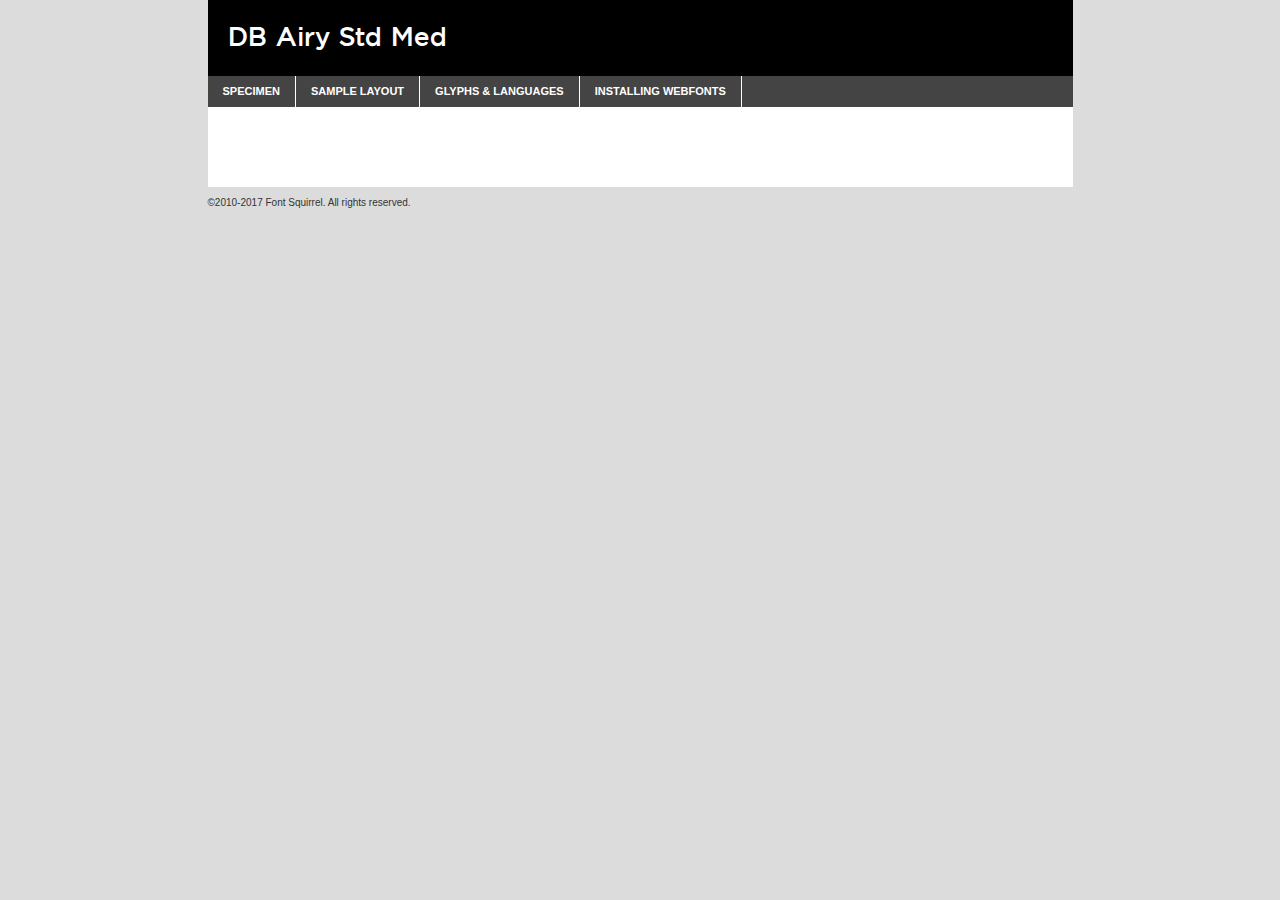
<file: fonts/db_airy_std_med_v3.2-demo.html>
<!DOCTYPE html PUBLIC "-//W3C//DTD XHTML 1.0 Transitional//EN"
	"http://www.w3.org/TR/xhtml1/DTD/xhtml1-transitional.dtd">

<html xmlns="http://www.w3.org/1999/xhtml" xml:lang="en" lang="en">
<head>
	<meta http-equiv="Content-Type" content="text/html; charset=utf-8" />
	<script src="http://ajax.googleapis.com/ajax/libs/jquery/1.7.2/jquery.min.js" type="text/javascript" charset="utf-8"></script>
	<script type="text/javascript">
	(function($){$.fn.easyTabs=function(option){var param=jQuery.extend({fadeSpeed:"fast",defaultContent:1,activeClass:'active'},option);$(this).each(function(){var thisId="#"+this.id;if(param.defaultContent==''){param.defaultContent=1;}
	if(typeof param.defaultContent=="number")
	{var defaultTab=$(thisId+" .tabs li:eq("+(param.defaultContent-1)+") a").attr('href').substr(1);}else{var defaultTab=param.defaultContent;}
	$(thisId+" .tabs li a").each(function(){var tabToHide=$(this).attr('href').substr(1);$("#"+tabToHide).addClass('easytabs-tab-content');});hideAll();changeContent(defaultTab);function hideAll(){$(thisId+" .easytabs-tab-content").hide();}
	function changeContent(tabId){hideAll();$(thisId+" .tabs li").removeClass(param.activeClass);$(thisId+" .tabs li a[href=#"+tabId+"]").closest('li').addClass(param.activeClass);if(param.fadeSpeed!="none")
	{$(thisId+" #"+tabId).fadeIn(param.fadeSpeed);}else{$(thisId+" #"+tabId).show();}}
	$(thisId+" .tabs li").click(function(){var tabId=$(this).find('a').attr('href').substr(1);changeContent(tabId);return false;});});}})(jQuery);
	</script>
	<link rel="stylesheet" href="specimen_files/specimen_stylesheet.css" type="text/css" charset="utf-8" />
	<link rel="stylesheet" href="stylesheet.css" type="text/css" charset="utf-8" />

	<style type="text/css">
					body{
				font-family: 'db_airystd_med';
							}
		</style>

	<title>DB Airy Std Med Specimen</title>
	
	
	<script type="text/javascript" charset="utf-8">
		$(document).ready(function() {
			$('#container').easyTabs({defaultContent:1});
		});
	</script>
</head>

<body>
<div id="container">
	<div id="header">
		DB Airy Std Med	</div>
	<ul class="tabs">
		<li><a href="#specimen">Specimen</a></li>
		<li><a href="#layout">Sample Layout</a></li>
				<li><a href="#glyphs">Glyphs &amp; Languages</a></li>
		<li><a href="#installing">Installing Webfonts</a></li>
		
	</ul>
	
	<div id="main_content">

		
			<div id="specimen">
		
				<div class="section">
					<div class="grid12 firstcol">
						<div class="huge">AaBb</div>
					</div>
				</div>
		
				<div class="section">
					<div class="glyph_range">A&#x200B;B&#x200b;C&#x200b;D&#x200b;E&#x200b;F&#x200b;G&#x200b;H&#x200b;I&#x200b;J&#x200b;K&#x200b;L&#x200b;M&#x200b;N&#x200b;O&#x200b;P&#x200b;Q&#x200b;R&#x200b;S&#x200b;T&#x200b;U&#x200b;V&#x200b;W&#x200b;X&#x200b;Y&#x200b;Z&#x200b;a&#x200b;b&#x200b;c&#x200b;d&#x200b;e&#x200b;f&#x200b;g&#x200b;h&#x200b;i&#x200b;j&#x200b;k&#x200b;l&#x200b;m&#x200b;n&#x200b;o&#x200b;p&#x200b;q&#x200b;r&#x200b;s&#x200b;t&#x200b;u&#x200b;v&#x200b;w&#x200b;x&#x200b;y&#x200b;z&#x200b;1&#x200b;2&#x200b;3&#x200b;4&#x200b;5&#x200b;6&#x200b;7&#x200b;8&#x200b;9&#x200b;0&#x200b;&amp;&#x200b;.&#x200b;,&#x200b;?&#x200b;!&#x200b;&#64;&#x200b;(&#x200b;)&#x200b;#&#x200b;$&#x200b;%&#x200b;*&#x200b;+&#x200b;-&#x200b;=&#x200b;:&#x200b;;</div>
				</div>
				<div class="section">
					<div class="grid12 firstcol">
						<table class="sample_table">
							<tr><td>10</td><td class="size10">abcdefghijklmnopqrstuvwxyzABCDEFGHIJKLMNOPQRSTUVWXYZ0123456789abcdefghijklmnopqrstuvwxyzABCDEFGHIJKLMNOPQRSTUVWXYZ0123456789abcdefghijklmnopqrstuvwxyzABCDEFGHIJKLMNOPQRSTUVWXYZ</td></tr>
							<tr><td>11</td><td class="size11">abcdefghijklmnopqrstuvwxyzABCDEFGHIJKLMNOPQRSTUVWXYZ0123456789abcdefghijklmnopqrstuvwxyzABCDEFGHIJKLMNOPQRSTUVWXYZ0123456789abcdefghijklmnopqrstuvwxyzABCDEFGHIJKLMNOPQRSTUVWXYZ</td></tr>
							<tr><td>12</td><td class="size12">abcdefghijklmnopqrstuvwxyzABCDEFGHIJKLMNOPQRSTUVWXYZ0123456789abcdefghijklmnopqrstuvwxyzABCDEFGHIJKLMNOPQRSTUVWXYZ0123456789abcdefghijklmnopqrstuvwxyzABCDEFGHIJKLMNOPQRSTUVWXYZ</td></tr>
							<tr><td>13</td><td class="size13">abcdefghijklmnopqrstuvwxyzABCDEFGHIJKLMNOPQRSTUVWXYZ0123456789abcdefghijklmnopqrstuvwxyzABCDEFGHIJKLMNOPQRSTUVWXYZ0123456789abcdefghijklmnopqrstuvwxyzABCDEFGHIJKLMNOPQRSTUVWXYZ</td></tr>
							<tr><td>14</td><td class="size14">abcdefghijklmnopqrstuvwxyzABCDEFGHIJKLMNOPQRSTUVWXYZ0123456789abcdefghijklmnopqrstuvwxyzABCDEFGHIJKLMNOPQRSTUVWXYZ0123456789abcdefghijklmnopqrstuvwxyzABCDEFGHIJKLMNOPQRSTUVWXYZ</td></tr>
							<tr><td>16</td><td class="size16">abcdefghijklmnopqrstuvwxyzABCDEFGHIJKLMNOPQRSTUVWXYZ0123456789abcdefghijklmnopqrstuvwxyzABCDEFGHIJKLMNOPQRSTUVWXYZ</td></tr>
							<tr><td>18</td><td class="size18">abcdefghijklmnopqrstuvwxyzABCDEFGHIJKLMNOPQRSTUVWXYZ0123456789abcdefghijklmnopqrstuvwxyzABCDEFGHIJKLMNOPQRSTUVWXYZ</td></tr>
							<tr><td>20</td><td class="size20">abcdefghijklmnopqrstuvwxyzABCDEFGHIJKLMNOPQRSTUVWXYZ0123456789abcdefghijklmnopqrstuvwxyzABCDEFGHIJKLMNOPQRSTUVWXYZ</td></tr>
							<tr><td>24</td><td class="size24">abcdefghijklmnopqrstuvwxyzABCDEFGHIJKLMNOPQRSTUVWXYZ0123456789abcdefghijklmnopqrstuvwxyzABCDEFGHIJKLMNOPQRSTUVWXYZ</td></tr>
							<tr><td>30</td><td class="size30">abcdefghijklmnopqrstuvwxyzABCDEFGHIJKLMNOPQRSTUVWXYZ0123456789abcdefghijklmnopqrstuvwxyzABCDEFGHIJKLMNOPQRSTUVWXYZ</td></tr>
							<tr><td>36</td><td class="size36">abcdefghijklmnopqrstuvwxyzABCDEFGHIJKLMNOPQRSTUVWXYZ0123456789abcdefghijklmnopqrstuvwxyzABCDEFGHIJKLMNOPQRSTUVWXYZ</td></tr>
							<tr><td>48</td><td class="size48">abcdefghijklmnopqrstuvwxyzABCDEFGHIJKLMNOPQRSTUVWXYZ0123456789abcdefghijklmnopqrstuvwxyzABCDEFGHIJKLMNOPQRSTUVWXYZ</td></tr>
							<tr><td>60</td><td class="size60">abcdefghijklmnopqrstuvwxyzABCDEFGHIJKLMNOPQRSTUVWXYZ0123456789abcdefghijklmnopqrstuvwxyzABCDEFGHIJKLMNOPQRSTUVWXYZ</td></tr>
							<tr><td>72</td><td class="size72">abcdefghijklmnopqrstuvwxyzABCDEFGHIJKLMNOPQRSTUVWXYZ0123456789abcdefghijklmnopqrstuvwxyzABCDEFGHIJKLMNOPQRSTUVWXYZ</td></tr>
							<tr><td>90</td><td class="size90">abcdefghijklmnopqrstuvwxyzABCDEFGHIJKLMNOPQRSTUVWXYZ0123456789abcdefghijklmnopqrstuvwxyzABCDEFGHIJKLMNOPQRSTUVWXYZ</td></tr>
						</table>
				
					</div>
			
				</div>
		
		
		
								<div class="section" id="bodycomparison">


										<div id="xheight">
				<div class="fontbody">&#x25FC;&#x25FC;&#x25FC;&#x25FC;&#x25FC;&#x25FC;&#x25FC;&#x25FC;&#x25FC;&#x25FC;&#x25FC;&#x25FC;&#x25FC;&#x25FC;&#x25FC;&#x25FC;&#x25FC;&#x25FC;&#x25FC;&#x25FC;&#x25FC;&#x25FC;&#x25FC;&#x25FC;&#x25FC;&#x25FC;&#x25FC;&#x25FC;&#x25FC;&#x25FC;&#x25FC;&#x25FC;&#x25FC;&#x25FC;&#x25FC;&#x25FC;&#x25FC;&#x25FC;&#x25FC;&#x25FC;&#x25FC;&#x25FC;&#x25FC;&#x25FC;&#x25FC;&#x25FC;&#x25FC;&#x25FC;&#x25FC;&#x25FC;&#x25FC;&#x25FC;&#x25FC;&#x25FC;&#x25FC;&#x25FC;&#x25FC;&#x25FC;&#x25FC;&#x25FC;&#x25FC;&#x25FC;&#x25FC;&#x25FC;&#x25FC;&#x25FC;&#x25FC;&#x25FC;&#x25FC;&#x25FC;&#x25FC;&#x25FC;&#x25FC;&#x25FC;&#x25FC;&#x25FC;&#x25FC;&#x25FC;&#x25FC;&#x25FC;&#x25FC;&#x25FC;&#x25FC;&#x25FC;&#x25FC;&#x25FC;&#x25FC;&#x25FC;&#x25FC;&#x25FC;&#x25FC;&#x25FC;&#x25FC;&#x25FC;&#x25FC;&#x25FC;&#x25FC;&#x25FC;&#x25FC;body</div><div class="arialbody">body</div><div class="verdanabody">body</div><div class="georgiabody">body</div></div>
										<div class="fontbody" style="z-index:1">
											body<span>DB Airy Std Med</span>
										</div>
										<div class="arialbody" style="z-index:1">
											body<span>Arial</span>
										</div>
										<div class="verdanabody" style="z-index:1">
											body<span>Verdana</span>
										</div>
										<div class="georgiabody" style="z-index:1">
											body<span>Georgia</span>
										</div>



								</div>
		
		
				<div class="section psample psample_row1" id="">
					
					<div class="grid2 firstcol">
						<p class="size10"><span>10.</span>Aenean lacinia bibendum nulla sed consectetur. Fusce dapibus, tellus ac cursus commodo, tortor mauris condimentum nibh, ut fermentum massa justo sit amet risus. Nullam id dolor id nibh ultricies vehicula ut id elit. Cum sociis natoque penatibus et magnis dis parturient montes, nascetur ridiculus mus. Nulla vitae elit libero, a pharetra augue.</p>
			
					</div>
					<div class="grid3">
						<p class="size11"><span>11.</span>Aenean lacinia bibendum nulla sed consectetur. Fusce dapibus, tellus ac cursus commodo, tortor mauris condimentum nibh, ut fermentum massa justo sit amet risus. Nullam id dolor id nibh ultricies vehicula ut id elit. Cum sociis natoque penatibus et magnis dis parturient montes, nascetur ridiculus mus. Nulla vitae elit libero, a pharetra augue.</p>
			
					</div>
					<div class="grid3">
						<p class="size12"><span>12.</span>Aenean lacinia bibendum nulla sed consectetur. Fusce dapibus, tellus ac cursus commodo, tortor mauris condimentum nibh, ut fermentum massa justo sit amet risus. Nullam id dolor id nibh ultricies vehicula ut id elit. Cum sociis natoque penatibus et magnis dis parturient montes, nascetur ridiculus mus. Nulla vitae elit libero, a pharetra augue.</p>
			
					</div>
					<div class="grid4">
						<p class="size13"><span>13.</span>Aenean lacinia bibendum nulla sed consectetur. Fusce dapibus, tellus ac cursus commodo, tortor mauris condimentum nibh, ut fermentum massa justo sit amet risus. Nullam id dolor id nibh ultricies vehicula ut id elit. Cum sociis natoque penatibus et magnis dis parturient montes, nascetur ridiculus mus. Nulla vitae elit libero, a pharetra augue.</p>
			
					</div>
					<div class="white_blend"></div>
					
				</div>
				<div class="section psample psample_row2" id="">
					<div class="grid3 firstcol">
						<p class="size14"><span>14.</span>Aenean lacinia bibendum nulla sed consectetur. Fusce dapibus, tellus ac cursus commodo, tortor mauris condimentum nibh, ut fermentum massa justo sit amet risus. Nullam id dolor id nibh ultricies vehicula ut id elit. Cum sociis natoque penatibus et magnis dis parturient montes, nascetur ridiculus mus. Nulla vitae elit libero, a pharetra augue.</p>
			
					</div>
					<div class="grid4">
						<p class="size16"><span>16.</span>Aenean lacinia bibendum nulla sed consectetur. Fusce dapibus, tellus ac cursus commodo, tortor mauris condimentum nibh, ut fermentum massa justo sit amet risus. Nullam id dolor id nibh ultricies vehicula ut id elit. Cum sociis natoque penatibus et magnis dis parturient montes, nascetur ridiculus mus. Nulla vitae elit libero, a pharetra augue.</p>
			
					</div>
					<div class="grid5">
						<p class="size18"><span>18.</span>Aenean lacinia bibendum nulla sed consectetur. Fusce dapibus, tellus ac cursus commodo, tortor mauris condimentum nibh, ut fermentum massa justo sit amet risus. Nullam id dolor id nibh ultricies vehicula ut id elit. Cum sociis natoque penatibus et magnis dis parturient montes, nascetur ridiculus mus. Nulla vitae elit libero, a pharetra augue.</p>
			
					</div>

					<div class="white_blend"></div>

				</div>
				
				<div class="section psample psample_row3" id="">
					<div class="grid5 firstcol">
						<p class="size20"><span>20.</span>Aenean lacinia bibendum nulla sed consectetur. Fusce dapibus, tellus ac cursus commodo, tortor mauris condimentum nibh, ut fermentum massa justo sit amet risus. Nullam id dolor id nibh ultricies vehicula ut id elit. Cum sociis natoque penatibus et magnis dis parturient montes, nascetur ridiculus mus. Nulla vitae elit libero, a pharetra augue.</p>
					</div>
					<div class="grid7">
						<p class="size24"><span>24.</span>Aenean lacinia bibendum nulla sed consectetur. Fusce dapibus, tellus ac cursus commodo, tortor mauris condimentum nibh, ut fermentum massa justo sit amet risus. Nullam id dolor id nibh ultricies vehicula ut id elit. Cum sociis natoque penatibus et magnis dis parturient montes, nascetur ridiculus mus. Nulla vitae elit libero, a pharetra augue.</p>
					</div>
					
					<div class="white_blend"></div>
					
				</div>
				
				<div class="section psample psample_row4" id="">
					<div class="grid12 firstcol">
						<p class="size30"><span>30.</span>Aenean lacinia bibendum nulla sed consectetur. Fusce dapibus, tellus ac cursus commodo, tortor mauris condimentum nibh, ut fermentum massa justo sit amet risus. Nullam id dolor id nibh ultricies vehicula ut id elit. Cum sociis natoque penatibus et magnis dis parturient montes, nascetur ridiculus mus. Nulla vitae elit libero, a pharetra augue.</p>
					</div>
					<div class="white_blend"></div>
					
				</div>
				
				
				
				<div class="section psample psample_row1 fullreverse">
					<div class="grid2 firstcol">
						<p class="size10"><span>10.</span>Aenean lacinia bibendum nulla sed consectetur. Fusce dapibus, tellus ac cursus commodo, tortor mauris condimentum nibh, ut fermentum massa justo sit amet risus. Nullam id dolor id nibh ultricies vehicula ut id elit. Cum sociis natoque penatibus et magnis dis parturient montes, nascetur ridiculus mus. Nulla vitae elit libero, a pharetra augue.</p>
			
					</div>
					<div class="grid3">
						<p class="size11"><span>11.</span>Aenean lacinia bibendum nulla sed consectetur. Fusce dapibus, tellus ac cursus commodo, tortor mauris condimentum nibh, ut fermentum massa justo sit amet risus. Nullam id dolor id nibh ultricies vehicula ut id elit. Cum sociis natoque penatibus et magnis dis parturient montes, nascetur ridiculus mus. Nulla vitae elit libero, a pharetra augue.</p>
			
					</div>
					<div class="grid3">
						<p class="size12"><span>12.</span>Aenean lacinia bibendum nulla sed consectetur. Fusce dapibus, tellus ac cursus commodo, tortor mauris condimentum nibh, ut fermentum massa justo sit amet risus. Nullam id dolor id nibh ultricies vehicula ut id elit. Cum sociis natoque penatibus et magnis dis parturient montes, nascetur ridiculus mus. Nulla vitae elit libero, a pharetra augue.</p>
			
					</div>
					<div class="grid4">
						<p class="size13"><span>13.</span>Aenean lacinia bibendum nulla sed consectetur. Fusce dapibus, tellus ac cursus commodo, tortor mauris condimentum nibh, ut fermentum massa justo sit amet risus. Nullam id dolor id nibh ultricies vehicula ut id elit. Cum sociis natoque penatibus et magnis dis parturient montes, nascetur ridiculus mus. Nulla vitae elit libero, a pharetra augue.</p>
			
					</div>
					<div class="black_blend"></div>
					
				</div>
				
				<div class="section psample psample_row2 fullreverse">
					<div class="grid3 firstcol">
						<p class="size14"><span>14.</span>Aenean lacinia bibendum nulla sed consectetur. Fusce dapibus, tellus ac cursus commodo, tortor mauris condimentum nibh, ut fermentum massa justo sit amet risus. Nullam id dolor id nibh ultricies vehicula ut id elit. Cum sociis natoque penatibus et magnis dis parturient montes, nascetur ridiculus mus. Nulla vitae elit libero, a pharetra augue.</p>
			
					</div>
					<div class="grid4">
						<p class="size16"><span>16.</span>Aenean lacinia bibendum nulla sed consectetur. Fusce dapibus, tellus ac cursus commodo, tortor mauris condimentum nibh, ut fermentum massa justo sit amet risus. Nullam id dolor id nibh ultricies vehicula ut id elit. Cum sociis natoque penatibus et magnis dis parturient montes, nascetur ridiculus mus. Nulla vitae elit libero, a pharetra augue.</p>
			
					</div>
					<div class="grid5">
						<p class="size18"><span>18.</span>Aenean lacinia bibendum nulla sed consectetur. Fusce dapibus, tellus ac cursus commodo, tortor mauris condimentum nibh, ut fermentum massa justo sit amet risus. Nullam id dolor id nibh ultricies vehicula ut id elit. Cum sociis natoque penatibus et magnis dis parturient montes, nascetur ridiculus mus. Nulla vitae elit libero, a pharetra augue.</p>
			
					</div>
					<div class="black_blend"></div>

				</div>
				
				<div class="section psample fullreverse psample_row3" id="">
					<div class="grid5 firstcol">
						<p class="size20"><span>20.</span>Aenean lacinia bibendum nulla sed consectetur. Fusce dapibus, tellus ac cursus commodo, tortor mauris condimentum nibh, ut fermentum massa justo sit amet risus. Nullam id dolor id nibh ultricies vehicula ut id elit. Cum sociis natoque penatibus et magnis dis parturient montes, nascetur ridiculus mus. Nulla vitae elit libero, a pharetra augue.</p>
					</div>
					<div class="grid7">
						<p class="size24"><span>24.</span>Aenean lacinia bibendum nulla sed consectetur. Fusce dapibus, tellus ac cursus commodo, tortor mauris condimentum nibh, ut fermentum massa justo sit amet risus. Nullam id dolor id nibh ultricies vehicula ut id elit. Cum sociis natoque penatibus et magnis dis parturient montes, nascetur ridiculus mus. Nulla vitae elit libero, a pharetra augue.</p>
					</div>
					
					<div class="black_blend"></div>
					
				</div>
				
				<div class="section psample fullreverse psample_row4" id="" style="border-bottom: 20px #000 solid;">
					<div class="grid12 firstcol">
						<p class="size30"><span>30.</span>Aenean lacinia bibendum nulla sed consectetur. Fusce dapibus, tellus ac cursus commodo, tortor mauris condimentum nibh, ut fermentum massa justo sit amet risus. Nullam id dolor id nibh ultricies vehicula ut id elit. Cum sociis natoque penatibus et magnis dis parturient montes, nascetur ridiculus mus. Nulla vitae elit libero, a pharetra augue.</p>
					</div>
					<div class="black_blend"></div>
					
				</div>
				
				
				
				
			</div>
			
			<div id="layout">
				
				<div class="section">
					
					<div class="grid12 firstcol">
						<h1>Lorem Ipsum Dolor</h1>
						<h2>Etiam porta sem malesuada magna mollis euismod</h2>
						
						<p class="byline">By <a href="#link">Aenean Lacinia</a></p>
					</div>
				</div>
				<div class="section">
					<div class="grid8 firstcol">
						<p class="large">Donec sed odio dui. Morbi leo risus, porta ac consectetur ac, vestibulum at eros. Fusce dapibus, tellus ac cursus commodo, tortor mauris condimentum nibh, ut fermentum massa justo sit amet risus. </p>

						
						<h3>Pellentesque ornare sem</h3>

						<p>Maecenas sed diam eget risus varius blandit sit amet non magna. Maecenas faucibus mollis interdum. Donec ullamcorper nulla non metus auctor fringilla. Nullam id dolor id nibh ultricies vehicula ut id elit. Nullam id dolor id nibh ultricies vehicula ut id elit. </p>

						<p>Aenean eu leo quam. Pellentesque ornare sem lacinia quam venenatis vestibulum. Lorem ipsum dolor sit amet, consectetur adipiscing elit. Cum sociis natoque penatibus et magnis dis parturient montes, nascetur ridiculus mus. </p>

						<p>Nulla vitae elit libero, a pharetra augue. Praesent commodo cursus magna, vel scelerisque nisl consectetur et. Aenean lacinia bibendum nulla sed consectetur. </p>

						<p>Nullam quis risus eget urna mollis ornare vel eu leo. Nullam quis risus eget urna mollis ornare vel eu leo. Maecenas sed diam eget risus varius blandit sit amet non magna. Donec ullamcorper nulla non metus auctor fringilla. </p>

						<h3>Cras mattis consectetur</h3>

						<p>Aenean eu leo quam. Pellentesque ornare sem lacinia quam venenatis vestibulum. Aenean lacinia bibendum nulla sed consectetur. Integer posuere erat a ante venenatis dapibus posuere velit aliquet. Cras mattis consectetur purus sit amet fermentum. </p>

						<p>Nullam id dolor id nibh ultricies vehicula ut id elit. Nullam quis risus eget urna mollis ornare vel eu leo. Cras mattis consectetur purus sit amet fermentum.</p>
					</div>
					
					<div class="grid4 sidebar">
						
						<div class="box reverse">
							<p class="last">Nullam quis risus eget urna mollis ornare vel eu leo. Donec ullamcorper nulla non metus auctor fringilla. Cras mattis consectetur purus sit amet fermentum. Sed posuere consectetur est at lobortis. Lorem ipsum dolor sit amet, consectetur adipiscing elit. </p>
						</div>
						
						<p class="caption">Maecenas sed diam eget risus varius.</p>

						<p>Vestibulum id ligula porta felis euismod semper. Integer posuere erat a ante venenatis dapibus posuere velit aliquet. Vestibulum id ligula porta felis euismod semper. Sed posuere consectetur est at lobortis. Maecenas sed diam eget risus varius blandit sit amet non magna. Fusce dapibus, tellus ac cursus commodo, tortor mauris condimentum nibh, ut fermentum massa justo sit amet risus. </p>

					

						<p>Duis mollis, est non commodo luctus, nisi erat porttitor ligula, eget lacinia odio sem nec elit. Aenean lacinia bibendum nulla sed consectetur. Vivamus sagittis lacus vel augue laoreet rutrum faucibus dolor auctor. Aenean lacinia bibendum nulla sed consectetur. Nullam quis risus eget urna mollis ornare vel eu leo. </p>

						<p>Praesent commodo cursus magna, vel scelerisque nisl consectetur et. Donec ullamcorper nulla non metus auctor fringilla. Maecenas faucibus mollis interdum. Fusce dapibus, tellus ac cursus commodo, tortor mauris condimentum nibh, ut fermentum massa justo sit amet risus. </p>

					</div>
				</div>
				
			</div>


			



		<div id="glyphs">
			<div class="section">
				<div class="grid12 firstcol">
			
				<h1>Language Support</h1>
				<p>The subset of DB Airy Std Med in this kit supports the following languages:<br />
			
					English, Arrernte, Bislama, Cebuano, Fijian, Gilbertese, Hmong, Ibanag, Iloko_ilokano, Interglossa_glosa, Interlingua, Lojban, Norfolk_pitcairnese, Oromo, Rotokas, Seychelles_creole, Shona, Somali, Southern_ndebele, Swahili, Swati_swazi, Tok_pisin, Warlpiri, Xhosa, Zulu, Latinbasic, Ubasic, Demo				</p>
				<h1>Glyph Chart</h1>
				<p>The subset of DB Airy Std Med in this kit includes all the glyphs listed below. Unicode entities are included above each glyph to help you insert individual characters into your layout.</p>
				<div id="glyph_chart">
			
																				 <div><p>&amp;#13;</p>&#13;</div>
																				 <div><p>&amp;#32;</p>&#32;</div>
																				 <div><p>&amp;#33;</p>&#33;</div>
																				 <div><p>&amp;#34;</p>&#34;</div>
																				 <div><p>&amp;#35;</p>&#35;</div>
																				 <div><p>&amp;#36;</p>&#36;</div>
																				 <div><p>&amp;#37;</p>&#37;</div>
																				 <div><p>&amp;#38;</p>&#38;</div>
																				 <div><p>&amp;#39;</p>&#39;</div>
																				 <div><p>&amp;#40;</p>&#40;</div>
																				 <div><p>&amp;#41;</p>&#41;</div>
																				 <div><p>&amp;#42;</p>&#42;</div>
																				 <div><p>&amp;#43;</p>&#43;</div>
																				 <div><p>&amp;#44;</p>&#44;</div>
																				 <div><p>&amp;#45;</p>&#45;</div>
																				 <div><p>&amp;#46;</p>&#46;</div>
																				 <div><p>&amp;#47;</p>&#47;</div>
																				 <div><p>&amp;#48;</p>&#48;</div>
																				 <div><p>&amp;#49;</p>&#49;</div>
																				 <div><p>&amp;#50;</p>&#50;</div>
																				 <div><p>&amp;#51;</p>&#51;</div>
																				 <div><p>&amp;#52;</p>&#52;</div>
																				 <div><p>&amp;#53;</p>&#53;</div>
																				 <div><p>&amp;#54;</p>&#54;</div>
																				 <div><p>&amp;#55;</p>&#55;</div>
																				 <div><p>&amp;#56;</p>&#56;</div>
																				 <div><p>&amp;#57;</p>&#57;</div>
																				 <div><p>&amp;#58;</p>&#58;</div>
																				 <div><p>&amp;#59;</p>&#59;</div>
																				 <div><p>&amp;#60;</p>&#60;</div>
																				 <div><p>&amp;#61;</p>&#61;</div>
																				 <div><p>&amp;#62;</p>&#62;</div>
																				 <div><p>&amp;#63;</p>&#63;</div>
																				 <div><p>&amp;#64;</p>&#64;</div>
																				 <div><p>&amp;#65;</p>&#65;</div>
																				 <div><p>&amp;#66;</p>&#66;</div>
																				 <div><p>&amp;#67;</p>&#67;</div>
																				 <div><p>&amp;#68;</p>&#68;</div>
																				 <div><p>&amp;#69;</p>&#69;</div>
																				 <div><p>&amp;#70;</p>&#70;</div>
																				 <div><p>&amp;#71;</p>&#71;</div>
																				 <div><p>&amp;#72;</p>&#72;</div>
																				 <div><p>&amp;#73;</p>&#73;</div>
																				 <div><p>&amp;#74;</p>&#74;</div>
																				 <div><p>&amp;#75;</p>&#75;</div>
																				 <div><p>&amp;#76;</p>&#76;</div>
																				 <div><p>&amp;#77;</p>&#77;</div>
																				 <div><p>&amp;#78;</p>&#78;</div>
																				 <div><p>&amp;#79;</p>&#79;</div>
																				 <div><p>&amp;#80;</p>&#80;</div>
																				 <div><p>&amp;#81;</p>&#81;</div>
																				 <div><p>&amp;#82;</p>&#82;</div>
																				 <div><p>&amp;#83;</p>&#83;</div>
																				 <div><p>&amp;#84;</p>&#84;</div>
																				 <div><p>&amp;#85;</p>&#85;</div>
																				 <div><p>&amp;#86;</p>&#86;</div>
																				 <div><p>&amp;#87;</p>&#87;</div>
																				 <div><p>&amp;#88;</p>&#88;</div>
																				 <div><p>&amp;#89;</p>&#89;</div>
																				 <div><p>&amp;#90;</p>&#90;</div>
																				 <div><p>&amp;#91;</p>&#91;</div>
																				 <div><p>&amp;#92;</p>&#92;</div>
																				 <div><p>&amp;#93;</p>&#93;</div>
																				 <div><p>&amp;#94;</p>&#94;</div>
																				 <div><p>&amp;#95;</p>&#95;</div>
																				 <div><p>&amp;#96;</p>&#96;</div>
																				 <div><p>&amp;#97;</p>&#97;</div>
																				 <div><p>&amp;#98;</p>&#98;</div>
																				 <div><p>&amp;#99;</p>&#99;</div>
																				 <div><p>&amp;#100;</p>&#100;</div>
																				 <div><p>&amp;#101;</p>&#101;</div>
																				 <div><p>&amp;#102;</p>&#102;</div>
																				 <div><p>&amp;#103;</p>&#103;</div>
																				 <div><p>&amp;#104;</p>&#104;</div>
																				 <div><p>&amp;#105;</p>&#105;</div>
																				 <div><p>&amp;#106;</p>&#106;</div>
																				 <div><p>&amp;#107;</p>&#107;</div>
																				 <div><p>&amp;#108;</p>&#108;</div>
																				 <div><p>&amp;#109;</p>&#109;</div>
																				 <div><p>&amp;#110;</p>&#110;</div>
																				 <div><p>&amp;#111;</p>&#111;</div>
																				 <div><p>&amp;#112;</p>&#112;</div>
																				 <div><p>&amp;#113;</p>&#113;</div>
																				 <div><p>&amp;#114;</p>&#114;</div>
																				 <div><p>&amp;#115;</p>&#115;</div>
																				 <div><p>&amp;#116;</p>&#116;</div>
																				 <div><p>&amp;#117;</p>&#117;</div>
																				 <div><p>&amp;#118;</p>&#118;</div>
																				 <div><p>&amp;#119;</p>&#119;</div>
																				 <div><p>&amp;#120;</p>&#120;</div>
																				 <div><p>&amp;#121;</p>&#121;</div>
																				 <div><p>&amp;#122;</p>&#122;</div>
																				 <div><p>&amp;#123;</p>&#123;</div>
																				 <div><p>&amp;#124;</p>&#124;</div>
																				 <div><p>&amp;#125;</p>&#125;</div>
																				 <div><p>&amp;#126;</p>&#126;</div>
																				 <div><p>&amp;#160;</p>&#160;</div>
																				 <div><p>&amp;#162;</p>&#162;</div>
																				 <div><p>&amp;#163;</p>&#163;</div>
																				 <div><p>&amp;#165;</p>&#165;</div>
																				 <div><p>&amp;#169;</p>&#169;</div>
																				 <div><p>&amp;#171;</p>&#171;</div>
																				 <div><p>&amp;#173;</p>&#173;</div>
																				 <div><p>&amp;#174;</p>&#174;</div>
																				 <div><p>&amp;#177;</p>&#177;</div>
																				 <div><p>&amp;#187;</p>&#187;</div>
																				 <div><p>&amp;#188;</p>&#188;</div>
																				 <div><p>&amp;#189;</p>&#189;</div>
																				 <div><p>&amp;#190;</p>&#190;</div>
																				 <div><p>&amp;#215;</p>&#215;</div>
																				 <div><p>&amp;#247;</p>&#247;</div>
																				 <div><p>&amp;#3585;</p>&#3585;</div>
																				 <div><p>&amp;#3586;</p>&#3586;</div>
																				 <div><p>&amp;#3587;</p>&#3587;</div>
																				 <div><p>&amp;#3588;</p>&#3588;</div>
																				 <div><p>&amp;#3589;</p>&#3589;</div>
																				 <div><p>&amp;#3590;</p>&#3590;</div>
																				 <div><p>&amp;#3591;</p>&#3591;</div>
																				 <div><p>&amp;#3592;</p>&#3592;</div>
																				 <div><p>&amp;#3593;</p>&#3593;</div>
																				 <div><p>&amp;#3594;</p>&#3594;</div>
																				 <div><p>&amp;#3595;</p>&#3595;</div>
																				 <div><p>&amp;#3596;</p>&#3596;</div>
																				 <div><p>&amp;#3597;</p>&#3597;</div>
																				 <div><p>&amp;#3598;</p>&#3598;</div>
																				 <div><p>&amp;#3599;</p>&#3599;</div>
																				 <div><p>&amp;#3600;</p>&#3600;</div>
																				 <div><p>&amp;#3601;</p>&#3601;</div>
																				 <div><p>&amp;#3602;</p>&#3602;</div>
																				 <div><p>&amp;#3603;</p>&#3603;</div>
																				 <div><p>&amp;#3604;</p>&#3604;</div>
																				 <div><p>&amp;#3605;</p>&#3605;</div>
																				 <div><p>&amp;#3606;</p>&#3606;</div>
																				 <div><p>&amp;#3607;</p>&#3607;</div>
																				 <div><p>&amp;#3608;</p>&#3608;</div>
																				 <div><p>&amp;#3609;</p>&#3609;</div>
																				 <div><p>&amp;#3610;</p>&#3610;</div>
																				 <div><p>&amp;#3611;</p>&#3611;</div>
																				 <div><p>&amp;#3612;</p>&#3612;</div>
																				 <div><p>&amp;#3613;</p>&#3613;</div>
																				 <div><p>&amp;#3614;</p>&#3614;</div>
																				 <div><p>&amp;#3615;</p>&#3615;</div>
																				 <div><p>&amp;#3616;</p>&#3616;</div>
																				 <div><p>&amp;#3617;</p>&#3617;</div>
																				 <div><p>&amp;#3618;</p>&#3618;</div>
																				 <div><p>&amp;#3619;</p>&#3619;</div>
																				 <div><p>&amp;#3620;</p>&#3620;</div>
																				 <div><p>&amp;#3621;</p>&#3621;</div>
																				 <div><p>&amp;#3622;</p>&#3622;</div>
																				 <div><p>&amp;#3623;</p>&#3623;</div>
																				 <div><p>&amp;#3624;</p>&#3624;</div>
																				 <div><p>&amp;#3625;</p>&#3625;</div>
																				 <div><p>&amp;#3626;</p>&#3626;</div>
																				 <div><p>&amp;#3627;</p>&#3627;</div>
																				 <div><p>&amp;#3628;</p>&#3628;</div>
																				 <div><p>&amp;#3629;</p>&#3629;</div>
																				 <div><p>&amp;#3630;</p>&#3630;</div>
																				 <div><p>&amp;#3631;</p>&#3631;</div>
																				 <div><p>&amp;#3632;</p>&#3632;</div>
																				 <div><p>&amp;#3633;</p>&#3633;</div>
																				 <div><p>&amp;#3634;</p>&#3634;</div>
																				 <div><p>&amp;#3635;</p>&#3635;</div>
																				 <div><p>&amp;#3636;</p>&#3636;</div>
																				 <div><p>&amp;#3637;</p>&#3637;</div>
																				 <div><p>&amp;#3638;</p>&#3638;</div>
																				 <div><p>&amp;#3639;</p>&#3639;</div>
																				 <div><p>&amp;#3640;</p>&#3640;</div>
																				 <div><p>&amp;#3641;</p>&#3641;</div>
																				 <div><p>&amp;#3642;</p>&#3642;</div>
																				 <div><p>&amp;#3645;</p>&#3645;</div>
																				 <div><p>&amp;#3646;</p>&#3646;</div>
																				 <div><p>&amp;#3647;</p>&#3647;</div>
																				 <div><p>&amp;#3648;</p>&#3648;</div>
																				 <div><p>&amp;#3649;</p>&#3649;</div>
																				 <div><p>&amp;#3650;</p>&#3650;</div>
																				 <div><p>&amp;#3651;</p>&#3651;</div>
																				 <div><p>&amp;#3652;</p>&#3652;</div>
																				 <div><p>&amp;#3653;</p>&#3653;</div>
																				 <div><p>&amp;#3654;</p>&#3654;</div>
																				 <div><p>&amp;#3655;</p>&#3655;</div>
																				 <div><p>&amp;#3656;</p>&#3656;</div>
																				 <div><p>&amp;#3657;</p>&#3657;</div>
																				 <div><p>&amp;#3658;</p>&#3658;</div>
																				 <div><p>&amp;#3659;</p>&#3659;</div>
																				 <div><p>&amp;#3660;</p>&#3660;</div>
																				 <div><p>&amp;#3661;</p>&#3661;</div>
																				 <div><p>&amp;#3662;</p>&#3662;</div>
																				 <div><p>&amp;#3663;</p>&#3663;</div>
																				 <div><p>&amp;#3664;</p>&#3664;</div>
																				 <div><p>&amp;#3665;</p>&#3665;</div>
																				 <div><p>&amp;#3666;</p>&#3666;</div>
																				 <div><p>&amp;#3667;</p>&#3667;</div>
																				 <div><p>&amp;#3668;</p>&#3668;</div>
																				 <div><p>&amp;#3669;</p>&#3669;</div>
																				 <div><p>&amp;#3670;</p>&#3670;</div>
																				 <div><p>&amp;#3671;</p>&#3671;</div>
																				 <div><p>&amp;#3672;</p>&#3672;</div>
																				 <div><p>&amp;#3673;</p>&#3673;</div>
																				 <div><p>&amp;#3674;</p>&#3674;</div>
																				 <div><p>&amp;#3675;</p>&#3675;</div>
																				 <div><p>&amp;#8192;</p>&#8192;</div>
																				 <div><p>&amp;#8193;</p>&#8193;</div>
																				 <div><p>&amp;#8194;</p>&#8194;</div>
																				 <div><p>&amp;#8195;</p>&#8195;</div>
																				 <div><p>&amp;#8196;</p>&#8196;</div>
																				 <div><p>&amp;#8197;</p>&#8197;</div>
																				 <div><p>&amp;#8198;</p>&#8198;</div>
																				 <div><p>&amp;#8199;</p>&#8199;</div>
																				 <div><p>&amp;#8200;</p>&#8200;</div>
																				 <div><p>&amp;#8201;</p>&#8201;</div>
																				 <div><p>&amp;#8202;</p>&#8202;</div>
																				 <div><p>&amp;#8203;</p>&#8203;</div>
																				 <div><p>&amp;#8208;</p>&#8208;</div>
																				 <div><p>&amp;#8209;</p>&#8209;</div>
																				 <div><p>&amp;#8210;</p>&#8210;</div>
																				 <div><p>&amp;#8211;</p>&#8211;</div>
																				 <div><p>&amp;#8212;</p>&#8212;</div>
																				 <div><p>&amp;#8216;</p>&#8216;</div>
																				 <div><p>&amp;#8217;</p>&#8217;</div>
																				 <div><p>&amp;#8220;</p>&#8220;</div>
																				 <div><p>&amp;#8221;</p>&#8221;</div>
																				 <div><p>&amp;#8226;</p>&#8226;</div>
																				 <div><p>&amp;#8230;</p>&#8230;</div>
																				 <div><p>&amp;#8239;</p>&#8239;</div>
																				 <div><p>&amp;#8287;</p>&#8287;</div>
																				 <div><p>&amp;#8364;</p>&#8364;</div>
																				 <div><p>&amp;#8482;</p>&#8482;</div>
																				 <div><p>&amp;#8804;</p>&#8804;</div>
																				 <div><p>&amp;#8805;</p>&#8805;</div>
																				 <div><p>&amp;#9676;</p>&#9676;</div>
																				 <div><p>&amp;#9724;</p>&#9724;</div>
																				 <div><p>&amp;#63232;</p>&#63232;</div>
																				 <div><p>&amp;#63233;</p>&#63233;</div>
																				 <div><p>&amp;#63234;</p>&#63234;</div>
																				 <div><p>&amp;#63235;</p>&#63235;</div>
																				 <div><p>&amp;#63236;</p>&#63236;</div>
																				 <div><p>&amp;#63237;</p>&#63237;</div>
																				 <div><p>&amp;#63238;</p>&#63238;</div>
																				 <div><p>&amp;#63239;</p>&#63239;</div>
																				 <div><p>&amp;#63240;</p>&#63240;</div>
																				 <div><p>&amp;#63241;</p>&#63241;</div>
																				 <div><p>&amp;#63242;</p>&#63242;</div>
																				 <div><p>&amp;#63243;</p>&#63243;</div>
																				 <div><p>&amp;#63244;</p>&#63244;</div>
																				 <div><p>&amp;#63245;</p>&#63245;</div>
																				 <div><p>&amp;#63246;</p>&#63246;</div>
																				 <div><p>&amp;#63247;</p>&#63247;</div>
																				 <div><p>&amp;#63248;</p>&#63248;</div>
																				 <div><p>&amp;#63249;</p>&#63249;</div>
																				 <div><p>&amp;#63250;</p>&#63250;</div>
																				 <div><p>&amp;#63251;</p>&#63251;</div>
																				 <div><p>&amp;#63252;</p>&#63252;</div>
																				 <div><p>&amp;#63253;</p>&#63253;</div>
																				 <div><p>&amp;#63254;</p>&#63254;</div>
																				 <div><p>&amp;#63255;</p>&#63255;</div>
																				 <div><p>&amp;#63256;</p>&#63256;</div>
																				 <div><p>&amp;#63257;</p>&#63257;</div>
																				 <div><p>&amp;#63258;</p>&#63258;</div>
																				 <div><p>&amp;#63261;</p>&#63261;</div>
																				 <div><p>&amp;#63616;</p>&#63616;</div>
																																																																																																																																																																																																																																																																																																																																																																																																																																																																																																																																																																																								</div>	
				</div>
		
		
			</div>
		</div>
		
		
		<div id="specs">
			
		</div>
	
		<div id="installing">
			<div class="section">
				<div class="grid7 firstcol">
					<h1>Installing Webfonts</h1>
					
					<p>Webfonts are supported by all major browser platforms but not all in the same way. There are currently four different font formats that must be included in order to target all browsers. This includes TTF, WOFF, EOT and SVG.</p>
					
					<h2>1. Upload your webfonts</h2>
					<p>You must upload your webfont kit to your website. They should be in or near the same directory as your CSS files.</p>
					
					<h2>2. Include the webfont stylesheet</h2>
					<p>A special CSS @font-face declaration helps the various browsers select the appropriate font it needs without causing you a bunch of headaches. Learn more about this syntax by reading the <a href="https://www.fontspring.com/blog/further-hardening-of-the-bulletproof-syntax">Fontspring blog post</a> about it. The code for it is as follows:</p>


<code>
@font-face{ 
	font-family: 'MyWebFont';
	src: url('WebFont.eot');
	src: url('WebFont.eot?#iefix') format('embedded-opentype'),
	     url('WebFont.woff') format('woff'),
	     url('WebFont.ttf') format('truetype'),
	     url('WebFont.svg#webfont') format('svg');
}
</code>

	<p>We've already gone ahead and generated the code for you. All you have to do is link to the stylesheet in your HTML, like this:</p>
	<code>&lt;link rel=&quot;stylesheet&quot; href=&quot;stylesheet.css&quot; type=&quot;text/css&quot; charset=&quot;utf-8&quot; /&gt;</code>

					<h2>3. Modify your own stylesheet</h2>
					<p>To take advantage of your new fonts, you must tell your stylesheet to use them. Look at the original @font-face declaration above and find the property called "font-family." The name linked there will be what you use to reference the font. Prepend that webfont name to the font stack in the "font-family" property, inside the selector you want to change. For example:</p>
<code>p { font-family: 'WebFont', Arial, sans-serif; }</code>

<h2>4. Test</h2>
<p>Getting webfonts to work cross-browser <em>can</em> be tricky. Use the information in the sidebar to help you if you find that fonts aren't loading in a particular browser.</p>
				</div>
				
				<div class="grid5 sidebar">
					<div class="box">
						<h2>Troubleshooting<br />Font-Face Problems</h2>
						<p>Having trouble getting your webfonts to load in your new website? Here are some tips to sort out what might be the problem.</p>

						<h3>Fonts not showing in any browser</h3>

						<p>This sounds like you need to work on the plumbing. You either did not upload the fonts to the correct directory, or you did not link the fonts properly in the CSS. If you've confirmed that all this is correct and you still have a problem, take a look at your .htaccess file and see if requests are getting intercepted.</p>

						<h3>Fonts not loading in iPhone or iPad</h3>

						<p>The most common problem here is that you are serving the fonts from an IIS server. IIS refuses to serve files that have unknown MIME types. If that is the case, you must set the MIME type for SVG to "image/svg+xml" in the server settings. Follow these instructions from Microsoft if you need help.</p>

						<h3>Fonts not loading in Firefox</h3>

						<p>The primary reason for this failure? You are still using a version Firefox older than 3.5. So upgrade already! If that isn't it, then you are very likely serving fonts from a different domain. Firefox requires that all font assets be served from the same domain. Lastly it is possible that you need to add WOFF to your list of MIME types (if you are serving via IIS.)</p>

						<h3>Fonts not loading in IE</h3>

						<p>Are you looking at Internet Explorer on an actual Windows machine or are you cheating by using a service like Adobe BrowserLab? Many of these screenshot services do not render @font-face for IE. Best to test it on a real machine.</p>

						<h3>Fonts not loading in IE9</h3>

						<p>IE9, like Firefox, requires that fonts be served from the same domain as the website. Make sure that is the case.</p>
					</div>
				</div>
			</div>
			
		</div>
	
	</div>
	<div id="footer">
		<p>&copy;2010-2017 Font Squirrel. All rights reserved.</p>
	</div>
</div>
</body>
</html>
</file>
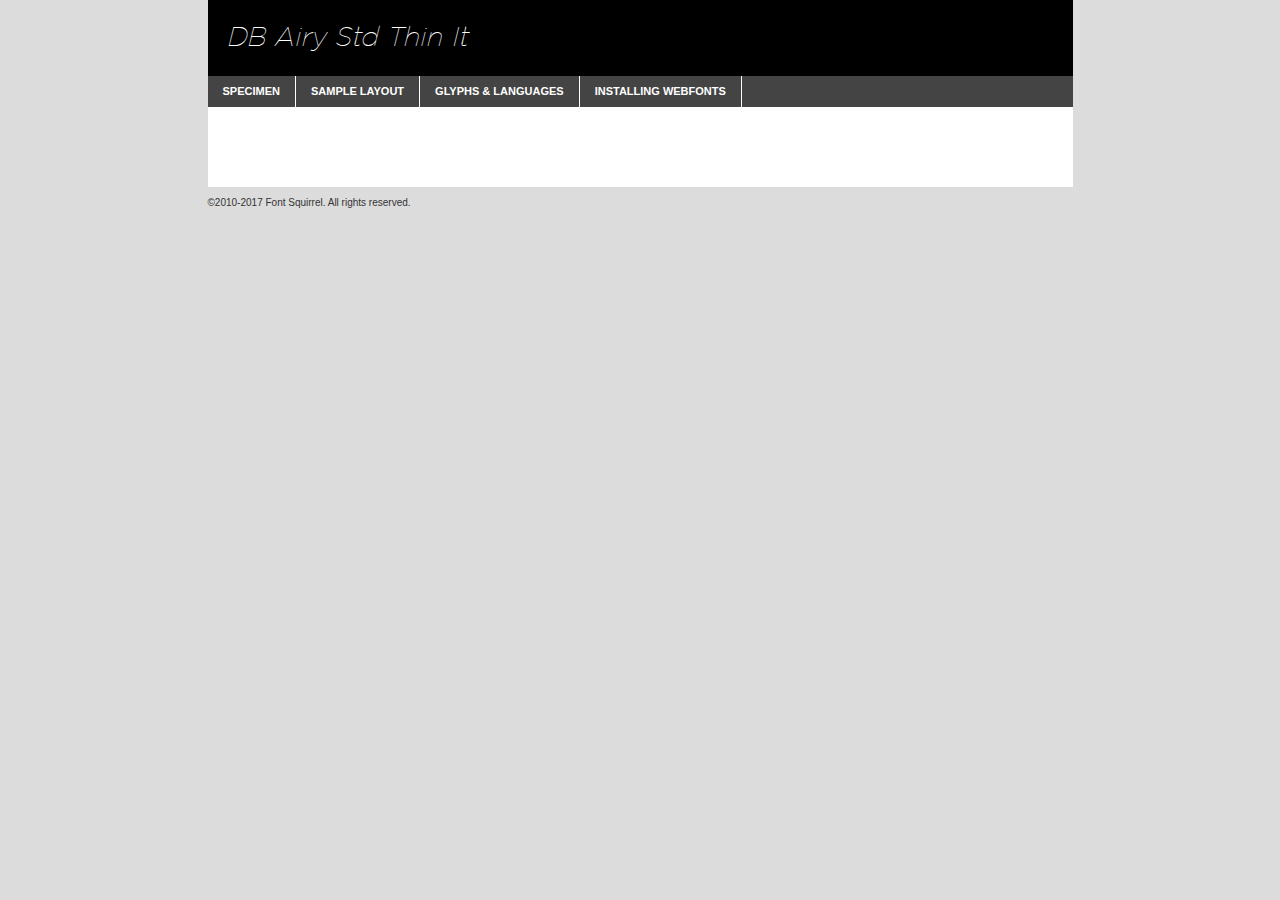
<file: fonts/db_airy_std_thin_it_v3.2-demo.html>
<!DOCTYPE html PUBLIC "-//W3C//DTD XHTML 1.0 Transitional//EN"
	"http://www.w3.org/TR/xhtml1/DTD/xhtml1-transitional.dtd">

<html xmlns="http://www.w3.org/1999/xhtml" xml:lang="en" lang="en">
<head>
	<meta http-equiv="Content-Type" content="text/html; charset=utf-8" />
	<script src="http://ajax.googleapis.com/ajax/libs/jquery/1.7.2/jquery.min.js" type="text/javascript" charset="utf-8"></script>
	<script type="text/javascript">
	(function($){$.fn.easyTabs=function(option){var param=jQuery.extend({fadeSpeed:"fast",defaultContent:1,activeClass:'active'},option);$(this).each(function(){var thisId="#"+this.id;if(param.defaultContent==''){param.defaultContent=1;}
	if(typeof param.defaultContent=="number")
	{var defaultTab=$(thisId+" .tabs li:eq("+(param.defaultContent-1)+") a").attr('href').substr(1);}else{var defaultTab=param.defaultContent;}
	$(thisId+" .tabs li a").each(function(){var tabToHide=$(this).attr('href').substr(1);$("#"+tabToHide).addClass('easytabs-tab-content');});hideAll();changeContent(defaultTab);function hideAll(){$(thisId+" .easytabs-tab-content").hide();}
	function changeContent(tabId){hideAll();$(thisId+" .tabs li").removeClass(param.activeClass);$(thisId+" .tabs li a[href=#"+tabId+"]").closest('li').addClass(param.activeClass);if(param.fadeSpeed!="none")
	{$(thisId+" #"+tabId).fadeIn(param.fadeSpeed);}else{$(thisId+" #"+tabId).show();}}
	$(thisId+" .tabs li").click(function(){var tabId=$(this).find('a').attr('href').substr(1);changeContent(tabId);return false;});});}})(jQuery);
	</script>
	<link rel="stylesheet" href="specimen_files/specimen_stylesheet.css" type="text/css" charset="utf-8" />
	<link rel="stylesheet" href="stylesheet.css" type="text/css" charset="utf-8" />

	<style type="text/css">
					body{
				font-family: 'db_airystd_thin_it';
							}
		</style>

	<title>DB Airy Std Thin It Specimen</title>
	
	
	<script type="text/javascript" charset="utf-8">
		$(document).ready(function() {
			$('#container').easyTabs({defaultContent:1});
		});
	</script>
</head>

<body>
<div id="container">
	<div id="header">
		DB Airy Std Thin It	</div>
	<ul class="tabs">
		<li><a href="#specimen">Specimen</a></li>
		<li><a href="#layout">Sample Layout</a></li>
				<li><a href="#glyphs">Glyphs &amp; Languages</a></li>
		<li><a href="#installing">Installing Webfonts</a></li>
		
	</ul>
	
	<div id="main_content">

		
			<div id="specimen">
		
				<div class="section">
					<div class="grid12 firstcol">
						<div class="huge">AaBb</div>
					</div>
				</div>
		
				<div class="section">
					<div class="glyph_range">A&#x200B;B&#x200b;C&#x200b;D&#x200b;E&#x200b;F&#x200b;G&#x200b;H&#x200b;I&#x200b;J&#x200b;K&#x200b;L&#x200b;M&#x200b;N&#x200b;O&#x200b;P&#x200b;Q&#x200b;R&#x200b;S&#x200b;T&#x200b;U&#x200b;V&#x200b;W&#x200b;X&#x200b;Y&#x200b;Z&#x200b;a&#x200b;b&#x200b;c&#x200b;d&#x200b;e&#x200b;f&#x200b;g&#x200b;h&#x200b;i&#x200b;j&#x200b;k&#x200b;l&#x200b;m&#x200b;n&#x200b;o&#x200b;p&#x200b;q&#x200b;r&#x200b;s&#x200b;t&#x200b;u&#x200b;v&#x200b;w&#x200b;x&#x200b;y&#x200b;z&#x200b;1&#x200b;2&#x200b;3&#x200b;4&#x200b;5&#x200b;6&#x200b;7&#x200b;8&#x200b;9&#x200b;0&#x200b;&amp;&#x200b;.&#x200b;,&#x200b;?&#x200b;!&#x200b;&#64;&#x200b;(&#x200b;)&#x200b;#&#x200b;$&#x200b;%&#x200b;*&#x200b;+&#x200b;-&#x200b;=&#x200b;:&#x200b;;</div>
				</div>
				<div class="section">
					<div class="grid12 firstcol">
						<table class="sample_table">
							<tr><td>10</td><td class="size10">abcdefghijklmnopqrstuvwxyzABCDEFGHIJKLMNOPQRSTUVWXYZ0123456789abcdefghijklmnopqrstuvwxyzABCDEFGHIJKLMNOPQRSTUVWXYZ0123456789abcdefghijklmnopqrstuvwxyzABCDEFGHIJKLMNOPQRSTUVWXYZ</td></tr>
							<tr><td>11</td><td class="size11">abcdefghijklmnopqrstuvwxyzABCDEFGHIJKLMNOPQRSTUVWXYZ0123456789abcdefghijklmnopqrstuvwxyzABCDEFGHIJKLMNOPQRSTUVWXYZ0123456789abcdefghijklmnopqrstuvwxyzABCDEFGHIJKLMNOPQRSTUVWXYZ</td></tr>
							<tr><td>12</td><td class="size12">abcdefghijklmnopqrstuvwxyzABCDEFGHIJKLMNOPQRSTUVWXYZ0123456789abcdefghijklmnopqrstuvwxyzABCDEFGHIJKLMNOPQRSTUVWXYZ0123456789abcdefghijklmnopqrstuvwxyzABCDEFGHIJKLMNOPQRSTUVWXYZ</td></tr>
							<tr><td>13</td><td class="size13">abcdefghijklmnopqrstuvwxyzABCDEFGHIJKLMNOPQRSTUVWXYZ0123456789abcdefghijklmnopqrstuvwxyzABCDEFGHIJKLMNOPQRSTUVWXYZ0123456789abcdefghijklmnopqrstuvwxyzABCDEFGHIJKLMNOPQRSTUVWXYZ</td></tr>
							<tr><td>14</td><td class="size14">abcdefghijklmnopqrstuvwxyzABCDEFGHIJKLMNOPQRSTUVWXYZ0123456789abcdefghijklmnopqrstuvwxyzABCDEFGHIJKLMNOPQRSTUVWXYZ0123456789abcdefghijklmnopqrstuvwxyzABCDEFGHIJKLMNOPQRSTUVWXYZ</td></tr>
							<tr><td>16</td><td class="size16">abcdefghijklmnopqrstuvwxyzABCDEFGHIJKLMNOPQRSTUVWXYZ0123456789abcdefghijklmnopqrstuvwxyzABCDEFGHIJKLMNOPQRSTUVWXYZ</td></tr>
							<tr><td>18</td><td class="size18">abcdefghijklmnopqrstuvwxyzABCDEFGHIJKLMNOPQRSTUVWXYZ0123456789abcdefghijklmnopqrstuvwxyzABCDEFGHIJKLMNOPQRSTUVWXYZ</td></tr>
							<tr><td>20</td><td class="size20">abcdefghijklmnopqrstuvwxyzABCDEFGHIJKLMNOPQRSTUVWXYZ0123456789abcdefghijklmnopqrstuvwxyzABCDEFGHIJKLMNOPQRSTUVWXYZ</td></tr>
							<tr><td>24</td><td class="size24">abcdefghijklmnopqrstuvwxyzABCDEFGHIJKLMNOPQRSTUVWXYZ0123456789abcdefghijklmnopqrstuvwxyzABCDEFGHIJKLMNOPQRSTUVWXYZ</td></tr>
							<tr><td>30</td><td class="size30">abcdefghijklmnopqrstuvwxyzABCDEFGHIJKLMNOPQRSTUVWXYZ0123456789abcdefghijklmnopqrstuvwxyzABCDEFGHIJKLMNOPQRSTUVWXYZ</td></tr>
							<tr><td>36</td><td class="size36">abcdefghijklmnopqrstuvwxyzABCDEFGHIJKLMNOPQRSTUVWXYZ0123456789abcdefghijklmnopqrstuvwxyzABCDEFGHIJKLMNOPQRSTUVWXYZ</td></tr>
							<tr><td>48</td><td class="size48">abcdefghijklmnopqrstuvwxyzABCDEFGHIJKLMNOPQRSTUVWXYZ0123456789abcdefghijklmnopqrstuvwxyzABCDEFGHIJKLMNOPQRSTUVWXYZ</td></tr>
							<tr><td>60</td><td class="size60">abcdefghijklmnopqrstuvwxyzABCDEFGHIJKLMNOPQRSTUVWXYZ0123456789abcdefghijklmnopqrstuvwxyzABCDEFGHIJKLMNOPQRSTUVWXYZ</td></tr>
							<tr><td>72</td><td class="size72">abcdefghijklmnopqrstuvwxyzABCDEFGHIJKLMNOPQRSTUVWXYZ0123456789abcdefghijklmnopqrstuvwxyzABCDEFGHIJKLMNOPQRSTUVWXYZ</td></tr>
							<tr><td>90</td><td class="size90">abcdefghijklmnopqrstuvwxyzABCDEFGHIJKLMNOPQRSTUVWXYZ0123456789abcdefghijklmnopqrstuvwxyzABCDEFGHIJKLMNOPQRSTUVWXYZ</td></tr>
						</table>
				
					</div>
			
				</div>
		
		
		
								<div class="section" id="bodycomparison">


										<div id="xheight">
				<div class="fontbody">&#x25FC;&#x25FC;&#x25FC;&#x25FC;&#x25FC;&#x25FC;&#x25FC;&#x25FC;&#x25FC;&#x25FC;&#x25FC;&#x25FC;&#x25FC;&#x25FC;&#x25FC;&#x25FC;&#x25FC;&#x25FC;&#x25FC;&#x25FC;&#x25FC;&#x25FC;&#x25FC;&#x25FC;&#x25FC;&#x25FC;&#x25FC;&#x25FC;&#x25FC;&#x25FC;&#x25FC;&#x25FC;&#x25FC;&#x25FC;&#x25FC;&#x25FC;&#x25FC;&#x25FC;&#x25FC;&#x25FC;&#x25FC;&#x25FC;&#x25FC;&#x25FC;&#x25FC;&#x25FC;&#x25FC;&#x25FC;&#x25FC;&#x25FC;&#x25FC;&#x25FC;&#x25FC;&#x25FC;&#x25FC;&#x25FC;&#x25FC;&#x25FC;&#x25FC;&#x25FC;&#x25FC;&#x25FC;&#x25FC;&#x25FC;&#x25FC;&#x25FC;&#x25FC;&#x25FC;&#x25FC;&#x25FC;&#x25FC;&#x25FC;&#x25FC;&#x25FC;&#x25FC;&#x25FC;&#x25FC;&#x25FC;&#x25FC;&#x25FC;&#x25FC;&#x25FC;&#x25FC;&#x25FC;&#x25FC;&#x25FC;&#x25FC;&#x25FC;&#x25FC;&#x25FC;&#x25FC;&#x25FC;&#x25FC;&#x25FC;&#x25FC;&#x25FC;&#x25FC;&#x25FC;&#x25FC;body</div><div class="arialbody">body</div><div class="verdanabody">body</div><div class="georgiabody">body</div></div>
										<div class="fontbody" style="z-index:1">
											body<span>DB Airy Std Thin It</span>
										</div>
										<div class="arialbody" style="z-index:1">
											body<span>Arial</span>
										</div>
										<div class="verdanabody" style="z-index:1">
											body<span>Verdana</span>
										</div>
										<div class="georgiabody" style="z-index:1">
											body<span>Georgia</span>
										</div>



								</div>
		
		
				<div class="section psample psample_row1" id="">
					
					<div class="grid2 firstcol">
						<p class="size10"><span>10.</span>Aenean lacinia bibendum nulla sed consectetur. Fusce dapibus, tellus ac cursus commodo, tortor mauris condimentum nibh, ut fermentum massa justo sit amet risus. Nullam id dolor id nibh ultricies vehicula ut id elit. Cum sociis natoque penatibus et magnis dis parturient montes, nascetur ridiculus mus. Nulla vitae elit libero, a pharetra augue.</p>
			
					</div>
					<div class="grid3">
						<p class="size11"><span>11.</span>Aenean lacinia bibendum nulla sed consectetur. Fusce dapibus, tellus ac cursus commodo, tortor mauris condimentum nibh, ut fermentum massa justo sit amet risus. Nullam id dolor id nibh ultricies vehicula ut id elit. Cum sociis natoque penatibus et magnis dis parturient montes, nascetur ridiculus mus. Nulla vitae elit libero, a pharetra augue.</p>
			
					</div>
					<div class="grid3">
						<p class="size12"><span>12.</span>Aenean lacinia bibendum nulla sed consectetur. Fusce dapibus, tellus ac cursus commodo, tortor mauris condimentum nibh, ut fermentum massa justo sit amet risus. Nullam id dolor id nibh ultricies vehicula ut id elit. Cum sociis natoque penatibus et magnis dis parturient montes, nascetur ridiculus mus. Nulla vitae elit libero, a pharetra augue.</p>
			
					</div>
					<div class="grid4">
						<p class="size13"><span>13.</span>Aenean lacinia bibendum nulla sed consectetur. Fusce dapibus, tellus ac cursus commodo, tortor mauris condimentum nibh, ut fermentum massa justo sit amet risus. Nullam id dolor id nibh ultricies vehicula ut id elit. Cum sociis natoque penatibus et magnis dis parturient montes, nascetur ridiculus mus. Nulla vitae elit libero, a pharetra augue.</p>
			
					</div>
					<div class="white_blend"></div>
					
				</div>
				<div class="section psample psample_row2" id="">
					<div class="grid3 firstcol">
						<p class="size14"><span>14.</span>Aenean lacinia bibendum nulla sed consectetur. Fusce dapibus, tellus ac cursus commodo, tortor mauris condimentum nibh, ut fermentum massa justo sit amet risus. Nullam id dolor id nibh ultricies vehicula ut id elit. Cum sociis natoque penatibus et magnis dis parturient montes, nascetur ridiculus mus. Nulla vitae elit libero, a pharetra augue.</p>
			
					</div>
					<div class="grid4">
						<p class="size16"><span>16.</span>Aenean lacinia bibendum nulla sed consectetur. Fusce dapibus, tellus ac cursus commodo, tortor mauris condimentum nibh, ut fermentum massa justo sit amet risus. Nullam id dolor id nibh ultricies vehicula ut id elit. Cum sociis natoque penatibus et magnis dis parturient montes, nascetur ridiculus mus. Nulla vitae elit libero, a pharetra augue.</p>
			
					</div>
					<div class="grid5">
						<p class="size18"><span>18.</span>Aenean lacinia bibendum nulla sed consectetur. Fusce dapibus, tellus ac cursus commodo, tortor mauris condimentum nibh, ut fermentum massa justo sit amet risus. Nullam id dolor id nibh ultricies vehicula ut id elit. Cum sociis natoque penatibus et magnis dis parturient montes, nascetur ridiculus mus. Nulla vitae elit libero, a pharetra augue.</p>
			
					</div>

					<div class="white_blend"></div>

				</div>
				
				<div class="section psample psample_row3" id="">
					<div class="grid5 firstcol">
						<p class="size20"><span>20.</span>Aenean lacinia bibendum nulla sed consectetur. Fusce dapibus, tellus ac cursus commodo, tortor mauris condimentum nibh, ut fermentum massa justo sit amet risus. Nullam id dolor id nibh ultricies vehicula ut id elit. Cum sociis natoque penatibus et magnis dis parturient montes, nascetur ridiculus mus. Nulla vitae elit libero, a pharetra augue.</p>
					</div>
					<div class="grid7">
						<p class="size24"><span>24.</span>Aenean lacinia bibendum nulla sed consectetur. Fusce dapibus, tellus ac cursus commodo, tortor mauris condimentum nibh, ut fermentum massa justo sit amet risus. Nullam id dolor id nibh ultricies vehicula ut id elit. Cum sociis natoque penatibus et magnis dis parturient montes, nascetur ridiculus mus. Nulla vitae elit libero, a pharetra augue.</p>
					</div>
					
					<div class="white_blend"></div>
					
				</div>
				
				<div class="section psample psample_row4" id="">
					<div class="grid12 firstcol">
						<p class="size30"><span>30.</span>Aenean lacinia bibendum nulla sed consectetur. Fusce dapibus, tellus ac cursus commodo, tortor mauris condimentum nibh, ut fermentum massa justo sit amet risus. Nullam id dolor id nibh ultricies vehicula ut id elit. Cum sociis natoque penatibus et magnis dis parturient montes, nascetur ridiculus mus. Nulla vitae elit libero, a pharetra augue.</p>
					</div>
					<div class="white_blend"></div>
					
				</div>
				
				
				
				<div class="section psample psample_row1 fullreverse">
					<div class="grid2 firstcol">
						<p class="size10"><span>10.</span>Aenean lacinia bibendum nulla sed consectetur. Fusce dapibus, tellus ac cursus commodo, tortor mauris condimentum nibh, ut fermentum massa justo sit amet risus. Nullam id dolor id nibh ultricies vehicula ut id elit. Cum sociis natoque penatibus et magnis dis parturient montes, nascetur ridiculus mus. Nulla vitae elit libero, a pharetra augue.</p>
			
					</div>
					<div class="grid3">
						<p class="size11"><span>11.</span>Aenean lacinia bibendum nulla sed consectetur. Fusce dapibus, tellus ac cursus commodo, tortor mauris condimentum nibh, ut fermentum massa justo sit amet risus. Nullam id dolor id nibh ultricies vehicula ut id elit. Cum sociis natoque penatibus et magnis dis parturient montes, nascetur ridiculus mus. Nulla vitae elit libero, a pharetra augue.</p>
			
					</div>
					<div class="grid3">
						<p class="size12"><span>12.</span>Aenean lacinia bibendum nulla sed consectetur. Fusce dapibus, tellus ac cursus commodo, tortor mauris condimentum nibh, ut fermentum massa justo sit amet risus. Nullam id dolor id nibh ultricies vehicula ut id elit. Cum sociis natoque penatibus et magnis dis parturient montes, nascetur ridiculus mus. Nulla vitae elit libero, a pharetra augue.</p>
			
					</div>
					<div class="grid4">
						<p class="size13"><span>13.</span>Aenean lacinia bibendum nulla sed consectetur. Fusce dapibus, tellus ac cursus commodo, tortor mauris condimentum nibh, ut fermentum massa justo sit amet risus. Nullam id dolor id nibh ultricies vehicula ut id elit. Cum sociis natoque penatibus et magnis dis parturient montes, nascetur ridiculus mus. Nulla vitae elit libero, a pharetra augue.</p>
			
					</div>
					<div class="black_blend"></div>
					
				</div>
				
				<div class="section psample psample_row2 fullreverse">
					<div class="grid3 firstcol">
						<p class="size14"><span>14.</span>Aenean lacinia bibendum nulla sed consectetur. Fusce dapibus, tellus ac cursus commodo, tortor mauris condimentum nibh, ut fermentum massa justo sit amet risus. Nullam id dolor id nibh ultricies vehicula ut id elit. Cum sociis natoque penatibus et magnis dis parturient montes, nascetur ridiculus mus. Nulla vitae elit libero, a pharetra augue.</p>
			
					</div>
					<div class="grid4">
						<p class="size16"><span>16.</span>Aenean lacinia bibendum nulla sed consectetur. Fusce dapibus, tellus ac cursus commodo, tortor mauris condimentum nibh, ut fermentum massa justo sit amet risus. Nullam id dolor id nibh ultricies vehicula ut id elit. Cum sociis natoque penatibus et magnis dis parturient montes, nascetur ridiculus mus. Nulla vitae elit libero, a pharetra augue.</p>
			
					</div>
					<div class="grid5">
						<p class="size18"><span>18.</span>Aenean lacinia bibendum nulla sed consectetur. Fusce dapibus, tellus ac cursus commodo, tortor mauris condimentum nibh, ut fermentum massa justo sit amet risus. Nullam id dolor id nibh ultricies vehicula ut id elit. Cum sociis natoque penatibus et magnis dis parturient montes, nascetur ridiculus mus. Nulla vitae elit libero, a pharetra augue.</p>
			
					</div>
					<div class="black_blend"></div>

				</div>
				
				<div class="section psample fullreverse psample_row3" id="">
					<div class="grid5 firstcol">
						<p class="size20"><span>20.</span>Aenean lacinia bibendum nulla sed consectetur. Fusce dapibus, tellus ac cursus commodo, tortor mauris condimentum nibh, ut fermentum massa justo sit amet risus. Nullam id dolor id nibh ultricies vehicula ut id elit. Cum sociis natoque penatibus et magnis dis parturient montes, nascetur ridiculus mus. Nulla vitae elit libero, a pharetra augue.</p>
					</div>
					<div class="grid7">
						<p class="size24"><span>24.</span>Aenean lacinia bibendum nulla sed consectetur. Fusce dapibus, tellus ac cursus commodo, tortor mauris condimentum nibh, ut fermentum massa justo sit amet risus. Nullam id dolor id nibh ultricies vehicula ut id elit. Cum sociis natoque penatibus et magnis dis parturient montes, nascetur ridiculus mus. Nulla vitae elit libero, a pharetra augue.</p>
					</div>
					
					<div class="black_blend"></div>
					
				</div>
				
				<div class="section psample fullreverse psample_row4" id="" style="border-bottom: 20px #000 solid;">
					<div class="grid12 firstcol">
						<p class="size30"><span>30.</span>Aenean lacinia bibendum nulla sed consectetur. Fusce dapibus, tellus ac cursus commodo, tortor mauris condimentum nibh, ut fermentum massa justo sit amet risus. Nullam id dolor id nibh ultricies vehicula ut id elit. Cum sociis natoque penatibus et magnis dis parturient montes, nascetur ridiculus mus. Nulla vitae elit libero, a pharetra augue.</p>
					</div>
					<div class="black_blend"></div>
					
				</div>
				
				
				
				
			</div>
			
			<div id="layout">
				
				<div class="section">
					
					<div class="grid12 firstcol">
						<h1>Lorem Ipsum Dolor</h1>
						<h2>Etiam porta sem malesuada magna mollis euismod</h2>
						
						<p class="byline">By <a href="#link">Aenean Lacinia</a></p>
					</div>
				</div>
				<div class="section">
					<div class="grid8 firstcol">
						<p class="large">Donec sed odio dui. Morbi leo risus, porta ac consectetur ac, vestibulum at eros. Fusce dapibus, tellus ac cursus commodo, tortor mauris condimentum nibh, ut fermentum massa justo sit amet risus. </p>

						
						<h3>Pellentesque ornare sem</h3>

						<p>Maecenas sed diam eget risus varius blandit sit amet non magna. Maecenas faucibus mollis interdum. Donec ullamcorper nulla non metus auctor fringilla. Nullam id dolor id nibh ultricies vehicula ut id elit. Nullam id dolor id nibh ultricies vehicula ut id elit. </p>

						<p>Aenean eu leo quam. Pellentesque ornare sem lacinia quam venenatis vestibulum. Lorem ipsum dolor sit amet, consectetur adipiscing elit. Cum sociis natoque penatibus et magnis dis parturient montes, nascetur ridiculus mus. </p>

						<p>Nulla vitae elit libero, a pharetra augue. Praesent commodo cursus magna, vel scelerisque nisl consectetur et. Aenean lacinia bibendum nulla sed consectetur. </p>

						<p>Nullam quis risus eget urna mollis ornare vel eu leo. Nullam quis risus eget urna mollis ornare vel eu leo. Maecenas sed diam eget risus varius blandit sit amet non magna. Donec ullamcorper nulla non metus auctor fringilla. </p>

						<h3>Cras mattis consectetur</h3>

						<p>Aenean eu leo quam. Pellentesque ornare sem lacinia quam venenatis vestibulum. Aenean lacinia bibendum nulla sed consectetur. Integer posuere erat a ante venenatis dapibus posuere velit aliquet. Cras mattis consectetur purus sit amet fermentum. </p>

						<p>Nullam id dolor id nibh ultricies vehicula ut id elit. Nullam quis risus eget urna mollis ornare vel eu leo. Cras mattis consectetur purus sit amet fermentum.</p>
					</div>
					
					<div class="grid4 sidebar">
						
						<div class="box reverse">
							<p class="last">Nullam quis risus eget urna mollis ornare vel eu leo. Donec ullamcorper nulla non metus auctor fringilla. Cras mattis consectetur purus sit amet fermentum. Sed posuere consectetur est at lobortis. Lorem ipsum dolor sit amet, consectetur adipiscing elit. </p>
						</div>
						
						<p class="caption">Maecenas sed diam eget risus varius.</p>

						<p>Vestibulum id ligula porta felis euismod semper. Integer posuere erat a ante venenatis dapibus posuere velit aliquet. Vestibulum id ligula porta felis euismod semper. Sed posuere consectetur est at lobortis. Maecenas sed diam eget risus varius blandit sit amet non magna. Fusce dapibus, tellus ac cursus commodo, tortor mauris condimentum nibh, ut fermentum massa justo sit amet risus. </p>

					

						<p>Duis mollis, est non commodo luctus, nisi erat porttitor ligula, eget lacinia odio sem nec elit. Aenean lacinia bibendum nulla sed consectetur. Vivamus sagittis lacus vel augue laoreet rutrum faucibus dolor auctor. Aenean lacinia bibendum nulla sed consectetur. Nullam quis risus eget urna mollis ornare vel eu leo. </p>

						<p>Praesent commodo cursus magna, vel scelerisque nisl consectetur et. Donec ullamcorper nulla non metus auctor fringilla. Maecenas faucibus mollis interdum. Fusce dapibus, tellus ac cursus commodo, tortor mauris condimentum nibh, ut fermentum massa justo sit amet risus. </p>

					</div>
				</div>
				
			</div>


			



		<div id="glyphs">
			<div class="section">
				<div class="grid12 firstcol">
			
				<h1>Language Support</h1>
				<p>The subset of DB Airy Std Thin It in this kit supports the following languages:<br />
			
					English, Arrernte, Bislama, Cebuano, Fijian, Gilbertese, Hmong, Ibanag, Iloko_ilokano, Interglossa_glosa, Interlingua, Lojban, Norfolk_pitcairnese, Oromo, Rotokas, Seychelles_creole, Shona, Somali, Southern_ndebele, Swahili, Swati_swazi, Tok_pisin, Warlpiri, Xhosa, Zulu, Latinbasic, Ubasic, Demo				</p>
				<h1>Glyph Chart</h1>
				<p>The subset of DB Airy Std Thin It in this kit includes all the glyphs listed below. Unicode entities are included above each glyph to help you insert individual characters into your layout.</p>
				<div id="glyph_chart">
			
																				 <div><p>&amp;#13;</p>&#13;</div>
																				 <div><p>&amp;#32;</p>&#32;</div>
																				 <div><p>&amp;#33;</p>&#33;</div>
																				 <div><p>&amp;#34;</p>&#34;</div>
																				 <div><p>&amp;#35;</p>&#35;</div>
																				 <div><p>&amp;#36;</p>&#36;</div>
																				 <div><p>&amp;#37;</p>&#37;</div>
																				 <div><p>&amp;#38;</p>&#38;</div>
																				 <div><p>&amp;#39;</p>&#39;</div>
																				 <div><p>&amp;#40;</p>&#40;</div>
																				 <div><p>&amp;#41;</p>&#41;</div>
																				 <div><p>&amp;#42;</p>&#42;</div>
																				 <div><p>&amp;#43;</p>&#43;</div>
																				 <div><p>&amp;#44;</p>&#44;</div>
																				 <div><p>&amp;#45;</p>&#45;</div>
																				 <div><p>&amp;#46;</p>&#46;</div>
																				 <div><p>&amp;#47;</p>&#47;</div>
																				 <div><p>&amp;#48;</p>&#48;</div>
																				 <div><p>&amp;#49;</p>&#49;</div>
																				 <div><p>&amp;#50;</p>&#50;</div>
																				 <div><p>&amp;#51;</p>&#51;</div>
																				 <div><p>&amp;#52;</p>&#52;</div>
																				 <div><p>&amp;#53;</p>&#53;</div>
																				 <div><p>&amp;#54;</p>&#54;</div>
																				 <div><p>&amp;#55;</p>&#55;</div>
																				 <div><p>&amp;#56;</p>&#56;</div>
																				 <div><p>&amp;#57;</p>&#57;</div>
																				 <div><p>&amp;#58;</p>&#58;</div>
																				 <div><p>&amp;#59;</p>&#59;</div>
																				 <div><p>&amp;#60;</p>&#60;</div>
																				 <div><p>&amp;#61;</p>&#61;</div>
																				 <div><p>&amp;#62;</p>&#62;</div>
																				 <div><p>&amp;#63;</p>&#63;</div>
																				 <div><p>&amp;#64;</p>&#64;</div>
																				 <div><p>&amp;#65;</p>&#65;</div>
																				 <div><p>&amp;#66;</p>&#66;</div>
																				 <div><p>&amp;#67;</p>&#67;</div>
																				 <div><p>&amp;#68;</p>&#68;</div>
																				 <div><p>&amp;#69;</p>&#69;</div>
																				 <div><p>&amp;#70;</p>&#70;</div>
																				 <div><p>&amp;#71;</p>&#71;</div>
																				 <div><p>&amp;#72;</p>&#72;</div>
																				 <div><p>&amp;#73;</p>&#73;</div>
																				 <div><p>&amp;#74;</p>&#74;</div>
																				 <div><p>&amp;#75;</p>&#75;</div>
																				 <div><p>&amp;#76;</p>&#76;</div>
																				 <div><p>&amp;#77;</p>&#77;</div>
																				 <div><p>&amp;#78;</p>&#78;</div>
																				 <div><p>&amp;#79;</p>&#79;</div>
																				 <div><p>&amp;#80;</p>&#80;</div>
																				 <div><p>&amp;#81;</p>&#81;</div>
																				 <div><p>&amp;#82;</p>&#82;</div>
																				 <div><p>&amp;#83;</p>&#83;</div>
																				 <div><p>&amp;#84;</p>&#84;</div>
																				 <div><p>&amp;#85;</p>&#85;</div>
																				 <div><p>&amp;#86;</p>&#86;</div>
																				 <div><p>&amp;#87;</p>&#87;</div>
																				 <div><p>&amp;#88;</p>&#88;</div>
																				 <div><p>&amp;#89;</p>&#89;</div>
																				 <div><p>&amp;#90;</p>&#90;</div>
																				 <div><p>&amp;#91;</p>&#91;</div>
																				 <div><p>&amp;#92;</p>&#92;</div>
																				 <div><p>&amp;#93;</p>&#93;</div>
																				 <div><p>&amp;#94;</p>&#94;</div>
																				 <div><p>&amp;#95;</p>&#95;</div>
																				 <div><p>&amp;#96;</p>&#96;</div>
																				 <div><p>&amp;#97;</p>&#97;</div>
																				 <div><p>&amp;#98;</p>&#98;</div>
																				 <div><p>&amp;#99;</p>&#99;</div>
																				 <div><p>&amp;#100;</p>&#100;</div>
																				 <div><p>&amp;#101;</p>&#101;</div>
																				 <div><p>&amp;#102;</p>&#102;</div>
																				 <div><p>&amp;#103;</p>&#103;</div>
																				 <div><p>&amp;#104;</p>&#104;</div>
																				 <div><p>&amp;#105;</p>&#105;</div>
																				 <div><p>&amp;#106;</p>&#106;</div>
																				 <div><p>&amp;#107;</p>&#107;</div>
																				 <div><p>&amp;#108;</p>&#108;</div>
																				 <div><p>&amp;#109;</p>&#109;</div>
																				 <div><p>&amp;#110;</p>&#110;</div>
																				 <div><p>&amp;#111;</p>&#111;</div>
																				 <div><p>&amp;#112;</p>&#112;</div>
																				 <div><p>&amp;#113;</p>&#113;</div>
																				 <div><p>&amp;#114;</p>&#114;</div>
																				 <div><p>&amp;#115;</p>&#115;</div>
																				 <div><p>&amp;#116;</p>&#116;</div>
																				 <div><p>&amp;#117;</p>&#117;</div>
																				 <div><p>&amp;#118;</p>&#118;</div>
																				 <div><p>&amp;#119;</p>&#119;</div>
																				 <div><p>&amp;#120;</p>&#120;</div>
																				 <div><p>&amp;#121;</p>&#121;</div>
																				 <div><p>&amp;#122;</p>&#122;</div>
																				 <div><p>&amp;#123;</p>&#123;</div>
																				 <div><p>&amp;#124;</p>&#124;</div>
																				 <div><p>&amp;#125;</p>&#125;</div>
																				 <div><p>&amp;#126;</p>&#126;</div>
																				 <div><p>&amp;#160;</p>&#160;</div>
																				 <div><p>&amp;#162;</p>&#162;</div>
																				 <div><p>&amp;#163;</p>&#163;</div>
																				 <div><p>&amp;#165;</p>&#165;</div>
																				 <div><p>&amp;#169;</p>&#169;</div>
																				 <div><p>&amp;#171;</p>&#171;</div>
																				 <div><p>&amp;#173;</p>&#173;</div>
																				 <div><p>&amp;#174;</p>&#174;</div>
																				 <div><p>&amp;#177;</p>&#177;</div>
																				 <div><p>&amp;#187;</p>&#187;</div>
																				 <div><p>&amp;#188;</p>&#188;</div>
																				 <div><p>&amp;#189;</p>&#189;</div>
																				 <div><p>&amp;#190;</p>&#190;</div>
																				 <div><p>&amp;#215;</p>&#215;</div>
																				 <div><p>&amp;#247;</p>&#247;</div>
																				 <div><p>&amp;#3584;</p>&#3584;</div>
																				 <div><p>&amp;#3585;</p>&#3585;</div>
																				 <div><p>&amp;#3586;</p>&#3586;</div>
																				 <div><p>&amp;#3587;</p>&#3587;</div>
																				 <div><p>&amp;#3588;</p>&#3588;</div>
																				 <div><p>&amp;#3589;</p>&#3589;</div>
																				 <div><p>&amp;#3590;</p>&#3590;</div>
																				 <div><p>&amp;#3591;</p>&#3591;</div>
																				 <div><p>&amp;#3592;</p>&#3592;</div>
																				 <div><p>&amp;#3593;</p>&#3593;</div>
																				 <div><p>&amp;#3594;</p>&#3594;</div>
																				 <div><p>&amp;#3595;</p>&#3595;</div>
																				 <div><p>&amp;#3596;</p>&#3596;</div>
																				 <div><p>&amp;#3597;</p>&#3597;</div>
																				 <div><p>&amp;#3598;</p>&#3598;</div>
																				 <div><p>&amp;#3599;</p>&#3599;</div>
																				 <div><p>&amp;#3600;</p>&#3600;</div>
																				 <div><p>&amp;#3601;</p>&#3601;</div>
																				 <div><p>&amp;#3602;</p>&#3602;</div>
																				 <div><p>&amp;#3603;</p>&#3603;</div>
																				 <div><p>&amp;#3604;</p>&#3604;</div>
																				 <div><p>&amp;#3605;</p>&#3605;</div>
																				 <div><p>&amp;#3606;</p>&#3606;</div>
																				 <div><p>&amp;#3607;</p>&#3607;</div>
																				 <div><p>&amp;#3608;</p>&#3608;</div>
																				 <div><p>&amp;#3609;</p>&#3609;</div>
																				 <div><p>&amp;#3610;</p>&#3610;</div>
																				 <div><p>&amp;#3611;</p>&#3611;</div>
																				 <div><p>&amp;#3612;</p>&#3612;</div>
																				 <div><p>&amp;#3613;</p>&#3613;</div>
																				 <div><p>&amp;#3614;</p>&#3614;</div>
																				 <div><p>&amp;#3615;</p>&#3615;</div>
																				 <div><p>&amp;#3616;</p>&#3616;</div>
																				 <div><p>&amp;#3617;</p>&#3617;</div>
																				 <div><p>&amp;#3618;</p>&#3618;</div>
																				 <div><p>&amp;#3619;</p>&#3619;</div>
																				 <div><p>&amp;#3620;</p>&#3620;</div>
																				 <div><p>&amp;#3621;</p>&#3621;</div>
																				 <div><p>&amp;#3622;</p>&#3622;</div>
																				 <div><p>&amp;#3623;</p>&#3623;</div>
																				 <div><p>&amp;#3624;</p>&#3624;</div>
																				 <div><p>&amp;#3625;</p>&#3625;</div>
																				 <div><p>&amp;#3626;</p>&#3626;</div>
																				 <div><p>&amp;#3627;</p>&#3627;</div>
																				 <div><p>&amp;#3628;</p>&#3628;</div>
																				 <div><p>&amp;#3629;</p>&#3629;</div>
																				 <div><p>&amp;#3630;</p>&#3630;</div>
																				 <div><p>&amp;#3631;</p>&#3631;</div>
																				 <div><p>&amp;#3632;</p>&#3632;</div>
																				 <div><p>&amp;#3633;</p>&#3633;</div>
																				 <div><p>&amp;#3634;</p>&#3634;</div>
																				 <div><p>&amp;#3635;</p>&#3635;</div>
																				 <div><p>&amp;#3636;</p>&#3636;</div>
																				 <div><p>&amp;#3637;</p>&#3637;</div>
																				 <div><p>&amp;#3638;</p>&#3638;</div>
																				 <div><p>&amp;#3639;</p>&#3639;</div>
																				 <div><p>&amp;#3640;</p>&#3640;</div>
																				 <div><p>&amp;#3641;</p>&#3641;</div>
																				 <div><p>&amp;#3642;</p>&#3642;</div>
																				 <div><p>&amp;#3645;</p>&#3645;</div>
																				 <div><p>&amp;#3646;</p>&#3646;</div>
																				 <div><p>&amp;#3647;</p>&#3647;</div>
																				 <div><p>&amp;#3648;</p>&#3648;</div>
																				 <div><p>&amp;#3649;</p>&#3649;</div>
																				 <div><p>&amp;#3650;</p>&#3650;</div>
																				 <div><p>&amp;#3651;</p>&#3651;</div>
																				 <div><p>&amp;#3652;</p>&#3652;</div>
																				 <div><p>&amp;#3653;</p>&#3653;</div>
																				 <div><p>&amp;#3654;</p>&#3654;</div>
																				 <div><p>&amp;#3655;</p>&#3655;</div>
																				 <div><p>&amp;#3656;</p>&#3656;</div>
																				 <div><p>&amp;#3657;</p>&#3657;</div>
																				 <div><p>&amp;#3658;</p>&#3658;</div>
																				 <div><p>&amp;#3659;</p>&#3659;</div>
																				 <div><p>&amp;#3660;</p>&#3660;</div>
																				 <div><p>&amp;#3661;</p>&#3661;</div>
																				 <div><p>&amp;#3662;</p>&#3662;</div>
																				 <div><p>&amp;#3663;</p>&#3663;</div>
																				 <div><p>&amp;#3664;</p>&#3664;</div>
																				 <div><p>&amp;#3665;</p>&#3665;</div>
																				 <div><p>&amp;#3666;</p>&#3666;</div>
																				 <div><p>&amp;#3667;</p>&#3667;</div>
																				 <div><p>&amp;#3668;</p>&#3668;</div>
																				 <div><p>&amp;#3669;</p>&#3669;</div>
																				 <div><p>&amp;#3670;</p>&#3670;</div>
																				 <div><p>&amp;#3671;</p>&#3671;</div>
																				 <div><p>&amp;#3672;</p>&#3672;</div>
																				 <div><p>&amp;#3673;</p>&#3673;</div>
																				 <div><p>&amp;#3674;</p>&#3674;</div>
																				 <div><p>&amp;#3675;</p>&#3675;</div>
																				 <div><p>&amp;#8192;</p>&#8192;</div>
																				 <div><p>&amp;#8193;</p>&#8193;</div>
																				 <div><p>&amp;#8194;</p>&#8194;</div>
																				 <div><p>&amp;#8195;</p>&#8195;</div>
																				 <div><p>&amp;#8196;</p>&#8196;</div>
																				 <div><p>&amp;#8197;</p>&#8197;</div>
																				 <div><p>&amp;#8198;</p>&#8198;</div>
																				 <div><p>&amp;#8199;</p>&#8199;</div>
																				 <div><p>&amp;#8200;</p>&#8200;</div>
																				 <div><p>&amp;#8201;</p>&#8201;</div>
																				 <div><p>&amp;#8202;</p>&#8202;</div>
																				 <div><p>&amp;#8203;</p>&#8203;</div>
																				 <div><p>&amp;#8208;</p>&#8208;</div>
																				 <div><p>&amp;#8209;</p>&#8209;</div>
																				 <div><p>&amp;#8210;</p>&#8210;</div>
																				 <div><p>&amp;#8211;</p>&#8211;</div>
																				 <div><p>&amp;#8212;</p>&#8212;</div>
																				 <div><p>&amp;#8216;</p>&#8216;</div>
																				 <div><p>&amp;#8217;</p>&#8217;</div>
																				 <div><p>&amp;#8220;</p>&#8220;</div>
																				 <div><p>&amp;#8221;</p>&#8221;</div>
																				 <div><p>&amp;#8226;</p>&#8226;</div>
																				 <div><p>&amp;#8230;</p>&#8230;</div>
																				 <div><p>&amp;#8239;</p>&#8239;</div>
																				 <div><p>&amp;#8287;</p>&#8287;</div>
																				 <div><p>&amp;#8364;</p>&#8364;</div>
																				 <div><p>&amp;#8482;</p>&#8482;</div>
																				 <div><p>&amp;#8804;</p>&#8804;</div>
																				 <div><p>&amp;#8805;</p>&#8805;</div>
																				 <div><p>&amp;#9676;</p>&#9676;</div>
																				 <div><p>&amp;#9724;</p>&#9724;</div>
																				 <div><p>&amp;#63232;</p>&#63232;</div>
																				 <div><p>&amp;#63233;</p>&#63233;</div>
																				 <div><p>&amp;#63234;</p>&#63234;</div>
																				 <div><p>&amp;#63235;</p>&#63235;</div>
																				 <div><p>&amp;#63236;</p>&#63236;</div>
																				 <div><p>&amp;#63237;</p>&#63237;</div>
																				 <div><p>&amp;#63238;</p>&#63238;</div>
																				 <div><p>&amp;#63239;</p>&#63239;</div>
																				 <div><p>&amp;#63240;</p>&#63240;</div>
																				 <div><p>&amp;#63241;</p>&#63241;</div>
																				 <div><p>&amp;#63242;</p>&#63242;</div>
																				 <div><p>&amp;#63243;</p>&#63243;</div>
																				 <div><p>&amp;#63244;</p>&#63244;</div>
																				 <div><p>&amp;#63245;</p>&#63245;</div>
																				 <div><p>&amp;#63246;</p>&#63246;</div>
																				 <div><p>&amp;#63247;</p>&#63247;</div>
																				 <div><p>&amp;#63248;</p>&#63248;</div>
																				 <div><p>&amp;#63249;</p>&#63249;</div>
																				 <div><p>&amp;#63250;</p>&#63250;</div>
																				 <div><p>&amp;#63251;</p>&#63251;</div>
																				 <div><p>&amp;#63252;</p>&#63252;</div>
																				 <div><p>&amp;#63253;</p>&#63253;</div>
																				 <div><p>&amp;#63254;</p>&#63254;</div>
																				 <div><p>&amp;#63255;</p>&#63255;</div>
																				 <div><p>&amp;#63256;</p>&#63256;</div>
																				 <div><p>&amp;#63257;</p>&#63257;</div>
																				 <div><p>&amp;#63258;</p>&#63258;</div>
																				 <div><p>&amp;#63261;</p>&#63261;</div>
																				 <div><p>&amp;#63616;</p>&#63616;</div>
																																																																																																																																																																																																																																																																																																																																																																																																																																																																																																																																																																																								</div>	
				</div>
		
		
			</div>
		</div>
		
		
		<div id="specs">
			
		</div>
	
		<div id="installing">
			<div class="section">
				<div class="grid7 firstcol">
					<h1>Installing Webfonts</h1>
					
					<p>Webfonts are supported by all major browser platforms but not all in the same way. There are currently four different font formats that must be included in order to target all browsers. This includes TTF, WOFF, EOT and SVG.</p>
					
					<h2>1. Upload your webfonts</h2>
					<p>You must upload your webfont kit to your website. They should be in or near the same directory as your CSS files.</p>
					
					<h2>2. Include the webfont stylesheet</h2>
					<p>A special CSS @font-face declaration helps the various browsers select the appropriate font it needs without causing you a bunch of headaches. Learn more about this syntax by reading the <a href="https://www.fontspring.com/blog/further-hardening-of-the-bulletproof-syntax">Fontspring blog post</a> about it. The code for it is as follows:</p>


<code>
@font-face{ 
	font-family: 'MyWebFont';
	src: url('WebFont.eot');
	src: url('WebFont.eot?#iefix') format('embedded-opentype'),
	     url('WebFont.woff') format('woff'),
	     url('WebFont.ttf') format('truetype'),
	     url('WebFont.svg#webfont') format('svg');
}
</code>

	<p>We've already gone ahead and generated the code for you. All you have to do is link to the stylesheet in your HTML, like this:</p>
	<code>&lt;link rel=&quot;stylesheet&quot; href=&quot;stylesheet.css&quot; type=&quot;text/css&quot; charset=&quot;utf-8&quot; /&gt;</code>

					<h2>3. Modify your own stylesheet</h2>
					<p>To take advantage of your new fonts, you must tell your stylesheet to use them. Look at the original @font-face declaration above and find the property called "font-family." The name linked there will be what you use to reference the font. Prepend that webfont name to the font stack in the "font-family" property, inside the selector you want to change. For example:</p>
<code>p { font-family: 'WebFont', Arial, sans-serif; }</code>

<h2>4. Test</h2>
<p>Getting webfonts to work cross-browser <em>can</em> be tricky. Use the information in the sidebar to help you if you find that fonts aren't loading in a particular browser.</p>
				</div>
				
				<div class="grid5 sidebar">
					<div class="box">
						<h2>Troubleshooting<br />Font-Face Problems</h2>
						<p>Having trouble getting your webfonts to load in your new website? Here are some tips to sort out what might be the problem.</p>

						<h3>Fonts not showing in any browser</h3>

						<p>This sounds like you need to work on the plumbing. You either did not upload the fonts to the correct directory, or you did not link the fonts properly in the CSS. If you've confirmed that all this is correct and you still have a problem, take a look at your .htaccess file and see if requests are getting intercepted.</p>

						<h3>Fonts not loading in iPhone or iPad</h3>

						<p>The most common problem here is that you are serving the fonts from an IIS server. IIS refuses to serve files that have unknown MIME types. If that is the case, you must set the MIME type for SVG to "image/svg+xml" in the server settings. Follow these instructions from Microsoft if you need help.</p>

						<h3>Fonts not loading in Firefox</h3>

						<p>The primary reason for this failure? You are still using a version Firefox older than 3.5. So upgrade already! If that isn't it, then you are very likely serving fonts from a different domain. Firefox requires that all font assets be served from the same domain. Lastly it is possible that you need to add WOFF to your list of MIME types (if you are serving via IIS.)</p>

						<h3>Fonts not loading in IE</h3>

						<p>Are you looking at Internet Explorer on an actual Windows machine or are you cheating by using a service like Adobe BrowserLab? Many of these screenshot services do not render @font-face for IE. Best to test it on a real machine.</p>

						<h3>Fonts not loading in IE9</h3>

						<p>IE9, like Firefox, requires that fonts be served from the same domain as the website. Make sure that is the case.</p>
					</div>
				</div>
			</div>
			
		</div>
	
	</div>
	<div id="footer">
		<p>&copy;2010-2017 Font Squirrel. All rights reserved.</p>
	</div>
</div>
</body>
</html>
</file>
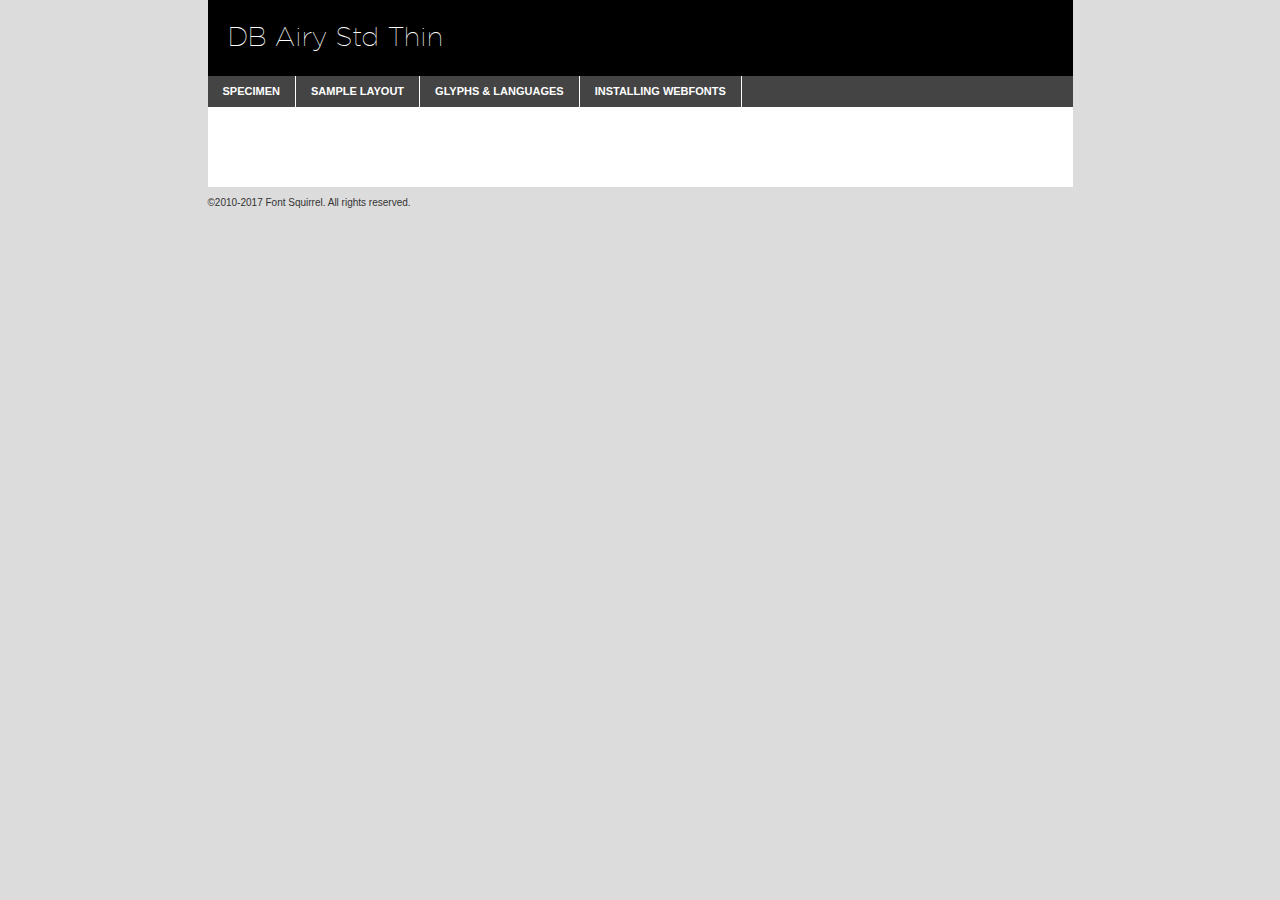
<file: fonts/db_airy_std_thin_v3.2-demo.html>
<!DOCTYPE html PUBLIC "-//W3C//DTD XHTML 1.0 Transitional//EN"
	"http://www.w3.org/TR/xhtml1/DTD/xhtml1-transitional.dtd">

<html xmlns="http://www.w3.org/1999/xhtml" xml:lang="en" lang="en">
<head>
	<meta http-equiv="Content-Type" content="text/html; charset=utf-8" />
	<script src="http://ajax.googleapis.com/ajax/libs/jquery/1.7.2/jquery.min.js" type="text/javascript" charset="utf-8"></script>
	<script type="text/javascript">
	(function($){$.fn.easyTabs=function(option){var param=jQuery.extend({fadeSpeed:"fast",defaultContent:1,activeClass:'active'},option);$(this).each(function(){var thisId="#"+this.id;if(param.defaultContent==''){param.defaultContent=1;}
	if(typeof param.defaultContent=="number")
	{var defaultTab=$(thisId+" .tabs li:eq("+(param.defaultContent-1)+") a").attr('href').substr(1);}else{var defaultTab=param.defaultContent;}
	$(thisId+" .tabs li a").each(function(){var tabToHide=$(this).attr('href').substr(1);$("#"+tabToHide).addClass('easytabs-tab-content');});hideAll();changeContent(defaultTab);function hideAll(){$(thisId+" .easytabs-tab-content").hide();}
	function changeContent(tabId){hideAll();$(thisId+" .tabs li").removeClass(param.activeClass);$(thisId+" .tabs li a[href=#"+tabId+"]").closest('li').addClass(param.activeClass);if(param.fadeSpeed!="none")
	{$(thisId+" #"+tabId).fadeIn(param.fadeSpeed);}else{$(thisId+" #"+tabId).show();}}
	$(thisId+" .tabs li").click(function(){var tabId=$(this).find('a').attr('href').substr(1);changeContent(tabId);return false;});});}})(jQuery);
	</script>
	<link rel="stylesheet" href="specimen_files/specimen_stylesheet.css" type="text/css" charset="utf-8" />
	<link rel="stylesheet" href="stylesheet.css" type="text/css" charset="utf-8" />

	<style type="text/css">
					body{
				font-family: 'db_airystd_thin';
							}
		</style>

	<title>DB Airy Std Thin Specimen</title>
	
	
	<script type="text/javascript" charset="utf-8">
		$(document).ready(function() {
			$('#container').easyTabs({defaultContent:1});
		});
	</script>
</head>

<body>
<div id="container">
	<div id="header">
		DB Airy Std Thin	</div>
	<ul class="tabs">
		<li><a href="#specimen">Specimen</a></li>
		<li><a href="#layout">Sample Layout</a></li>
				<li><a href="#glyphs">Glyphs &amp; Languages</a></li>
		<li><a href="#installing">Installing Webfonts</a></li>
		
	</ul>
	
	<div id="main_content">

		
			<div id="specimen">
		
				<div class="section">
					<div class="grid12 firstcol">
						<div class="huge">AaBb</div>
					</div>
				</div>
		
				<div class="section">
					<div class="glyph_range">A&#x200B;B&#x200b;C&#x200b;D&#x200b;E&#x200b;F&#x200b;G&#x200b;H&#x200b;I&#x200b;J&#x200b;K&#x200b;L&#x200b;M&#x200b;N&#x200b;O&#x200b;P&#x200b;Q&#x200b;R&#x200b;S&#x200b;T&#x200b;U&#x200b;V&#x200b;W&#x200b;X&#x200b;Y&#x200b;Z&#x200b;a&#x200b;b&#x200b;c&#x200b;d&#x200b;e&#x200b;f&#x200b;g&#x200b;h&#x200b;i&#x200b;j&#x200b;k&#x200b;l&#x200b;m&#x200b;n&#x200b;o&#x200b;p&#x200b;q&#x200b;r&#x200b;s&#x200b;t&#x200b;u&#x200b;v&#x200b;w&#x200b;x&#x200b;y&#x200b;z&#x200b;1&#x200b;2&#x200b;3&#x200b;4&#x200b;5&#x200b;6&#x200b;7&#x200b;8&#x200b;9&#x200b;0&#x200b;&amp;&#x200b;.&#x200b;,&#x200b;?&#x200b;!&#x200b;&#64;&#x200b;(&#x200b;)&#x200b;#&#x200b;$&#x200b;%&#x200b;*&#x200b;+&#x200b;-&#x200b;=&#x200b;:&#x200b;;</div>
				</div>
				<div class="section">
					<div class="grid12 firstcol">
						<table class="sample_table">
							<tr><td>10</td><td class="size10">abcdefghijklmnopqrstuvwxyzABCDEFGHIJKLMNOPQRSTUVWXYZ0123456789abcdefghijklmnopqrstuvwxyzABCDEFGHIJKLMNOPQRSTUVWXYZ0123456789abcdefghijklmnopqrstuvwxyzABCDEFGHIJKLMNOPQRSTUVWXYZ</td></tr>
							<tr><td>11</td><td class="size11">abcdefghijklmnopqrstuvwxyzABCDEFGHIJKLMNOPQRSTUVWXYZ0123456789abcdefghijklmnopqrstuvwxyzABCDEFGHIJKLMNOPQRSTUVWXYZ0123456789abcdefghijklmnopqrstuvwxyzABCDEFGHIJKLMNOPQRSTUVWXYZ</td></tr>
							<tr><td>12</td><td class="size12">abcdefghijklmnopqrstuvwxyzABCDEFGHIJKLMNOPQRSTUVWXYZ0123456789abcdefghijklmnopqrstuvwxyzABCDEFGHIJKLMNOPQRSTUVWXYZ0123456789abcdefghijklmnopqrstuvwxyzABCDEFGHIJKLMNOPQRSTUVWXYZ</td></tr>
							<tr><td>13</td><td class="size13">abcdefghijklmnopqrstuvwxyzABCDEFGHIJKLMNOPQRSTUVWXYZ0123456789abcdefghijklmnopqrstuvwxyzABCDEFGHIJKLMNOPQRSTUVWXYZ0123456789abcdefghijklmnopqrstuvwxyzABCDEFGHIJKLMNOPQRSTUVWXYZ</td></tr>
							<tr><td>14</td><td class="size14">abcdefghijklmnopqrstuvwxyzABCDEFGHIJKLMNOPQRSTUVWXYZ0123456789abcdefghijklmnopqrstuvwxyzABCDEFGHIJKLMNOPQRSTUVWXYZ0123456789abcdefghijklmnopqrstuvwxyzABCDEFGHIJKLMNOPQRSTUVWXYZ</td></tr>
							<tr><td>16</td><td class="size16">abcdefghijklmnopqrstuvwxyzABCDEFGHIJKLMNOPQRSTUVWXYZ0123456789abcdefghijklmnopqrstuvwxyzABCDEFGHIJKLMNOPQRSTUVWXYZ</td></tr>
							<tr><td>18</td><td class="size18">abcdefghijklmnopqrstuvwxyzABCDEFGHIJKLMNOPQRSTUVWXYZ0123456789abcdefghijklmnopqrstuvwxyzABCDEFGHIJKLMNOPQRSTUVWXYZ</td></tr>
							<tr><td>20</td><td class="size20">abcdefghijklmnopqrstuvwxyzABCDEFGHIJKLMNOPQRSTUVWXYZ0123456789abcdefghijklmnopqrstuvwxyzABCDEFGHIJKLMNOPQRSTUVWXYZ</td></tr>
							<tr><td>24</td><td class="size24">abcdefghijklmnopqrstuvwxyzABCDEFGHIJKLMNOPQRSTUVWXYZ0123456789abcdefghijklmnopqrstuvwxyzABCDEFGHIJKLMNOPQRSTUVWXYZ</td></tr>
							<tr><td>30</td><td class="size30">abcdefghijklmnopqrstuvwxyzABCDEFGHIJKLMNOPQRSTUVWXYZ0123456789abcdefghijklmnopqrstuvwxyzABCDEFGHIJKLMNOPQRSTUVWXYZ</td></tr>
							<tr><td>36</td><td class="size36">abcdefghijklmnopqrstuvwxyzABCDEFGHIJKLMNOPQRSTUVWXYZ0123456789abcdefghijklmnopqrstuvwxyzABCDEFGHIJKLMNOPQRSTUVWXYZ</td></tr>
							<tr><td>48</td><td class="size48">abcdefghijklmnopqrstuvwxyzABCDEFGHIJKLMNOPQRSTUVWXYZ0123456789abcdefghijklmnopqrstuvwxyzABCDEFGHIJKLMNOPQRSTUVWXYZ</td></tr>
							<tr><td>60</td><td class="size60">abcdefghijklmnopqrstuvwxyzABCDEFGHIJKLMNOPQRSTUVWXYZ0123456789abcdefghijklmnopqrstuvwxyzABCDEFGHIJKLMNOPQRSTUVWXYZ</td></tr>
							<tr><td>72</td><td class="size72">abcdefghijklmnopqrstuvwxyzABCDEFGHIJKLMNOPQRSTUVWXYZ0123456789abcdefghijklmnopqrstuvwxyzABCDEFGHIJKLMNOPQRSTUVWXYZ</td></tr>
							<tr><td>90</td><td class="size90">abcdefghijklmnopqrstuvwxyzABCDEFGHIJKLMNOPQRSTUVWXYZ0123456789abcdefghijklmnopqrstuvwxyzABCDEFGHIJKLMNOPQRSTUVWXYZ</td></tr>
						</table>
				
					</div>
			
				</div>
		
		
		
								<div class="section" id="bodycomparison">


										<div id="xheight">
				<div class="fontbody">&#x25FC;&#x25FC;&#x25FC;&#x25FC;&#x25FC;&#x25FC;&#x25FC;&#x25FC;&#x25FC;&#x25FC;&#x25FC;&#x25FC;&#x25FC;&#x25FC;&#x25FC;&#x25FC;&#x25FC;&#x25FC;&#x25FC;&#x25FC;&#x25FC;&#x25FC;&#x25FC;&#x25FC;&#x25FC;&#x25FC;&#x25FC;&#x25FC;&#x25FC;&#x25FC;&#x25FC;&#x25FC;&#x25FC;&#x25FC;&#x25FC;&#x25FC;&#x25FC;&#x25FC;&#x25FC;&#x25FC;&#x25FC;&#x25FC;&#x25FC;&#x25FC;&#x25FC;&#x25FC;&#x25FC;&#x25FC;&#x25FC;&#x25FC;&#x25FC;&#x25FC;&#x25FC;&#x25FC;&#x25FC;&#x25FC;&#x25FC;&#x25FC;&#x25FC;&#x25FC;&#x25FC;&#x25FC;&#x25FC;&#x25FC;&#x25FC;&#x25FC;&#x25FC;&#x25FC;&#x25FC;&#x25FC;&#x25FC;&#x25FC;&#x25FC;&#x25FC;&#x25FC;&#x25FC;&#x25FC;&#x25FC;&#x25FC;&#x25FC;&#x25FC;&#x25FC;&#x25FC;&#x25FC;&#x25FC;&#x25FC;&#x25FC;&#x25FC;&#x25FC;&#x25FC;&#x25FC;&#x25FC;&#x25FC;&#x25FC;&#x25FC;&#x25FC;&#x25FC;&#x25FC;&#x25FC;body</div><div class="arialbody">body</div><div class="verdanabody">body</div><div class="georgiabody">body</div></div>
										<div class="fontbody" style="z-index:1">
											body<span>DB Airy Std Thin</span>
										</div>
										<div class="arialbody" style="z-index:1">
											body<span>Arial</span>
										</div>
										<div class="verdanabody" style="z-index:1">
											body<span>Verdana</span>
										</div>
										<div class="georgiabody" style="z-index:1">
											body<span>Georgia</span>
										</div>



								</div>
		
		
				<div class="section psample psample_row1" id="">
					
					<div class="grid2 firstcol">
						<p class="size10"><span>10.</span>Aenean lacinia bibendum nulla sed consectetur. Fusce dapibus, tellus ac cursus commodo, tortor mauris condimentum nibh, ut fermentum massa justo sit amet risus. Nullam id dolor id nibh ultricies vehicula ut id elit. Cum sociis natoque penatibus et magnis dis parturient montes, nascetur ridiculus mus. Nulla vitae elit libero, a pharetra augue.</p>
			
					</div>
					<div class="grid3">
						<p class="size11"><span>11.</span>Aenean lacinia bibendum nulla sed consectetur. Fusce dapibus, tellus ac cursus commodo, tortor mauris condimentum nibh, ut fermentum massa justo sit amet risus. Nullam id dolor id nibh ultricies vehicula ut id elit. Cum sociis natoque penatibus et magnis dis parturient montes, nascetur ridiculus mus. Nulla vitae elit libero, a pharetra augue.</p>
			
					</div>
					<div class="grid3">
						<p class="size12"><span>12.</span>Aenean lacinia bibendum nulla sed consectetur. Fusce dapibus, tellus ac cursus commodo, tortor mauris condimentum nibh, ut fermentum massa justo sit amet risus. Nullam id dolor id nibh ultricies vehicula ut id elit. Cum sociis natoque penatibus et magnis dis parturient montes, nascetur ridiculus mus. Nulla vitae elit libero, a pharetra augue.</p>
			
					</div>
					<div class="grid4">
						<p class="size13"><span>13.</span>Aenean lacinia bibendum nulla sed consectetur. Fusce dapibus, tellus ac cursus commodo, tortor mauris condimentum nibh, ut fermentum massa justo sit amet risus. Nullam id dolor id nibh ultricies vehicula ut id elit. Cum sociis natoque penatibus et magnis dis parturient montes, nascetur ridiculus mus. Nulla vitae elit libero, a pharetra augue.</p>
			
					</div>
					<div class="white_blend"></div>
					
				</div>
				<div class="section psample psample_row2" id="">
					<div class="grid3 firstcol">
						<p class="size14"><span>14.</span>Aenean lacinia bibendum nulla sed consectetur. Fusce dapibus, tellus ac cursus commodo, tortor mauris condimentum nibh, ut fermentum massa justo sit amet risus. Nullam id dolor id nibh ultricies vehicula ut id elit. Cum sociis natoque penatibus et magnis dis parturient montes, nascetur ridiculus mus. Nulla vitae elit libero, a pharetra augue.</p>
			
					</div>
					<div class="grid4">
						<p class="size16"><span>16.</span>Aenean lacinia bibendum nulla sed consectetur. Fusce dapibus, tellus ac cursus commodo, tortor mauris condimentum nibh, ut fermentum massa justo sit amet risus. Nullam id dolor id nibh ultricies vehicula ut id elit. Cum sociis natoque penatibus et magnis dis parturient montes, nascetur ridiculus mus. Nulla vitae elit libero, a pharetra augue.</p>
			
					</div>
					<div class="grid5">
						<p class="size18"><span>18.</span>Aenean lacinia bibendum nulla sed consectetur. Fusce dapibus, tellus ac cursus commodo, tortor mauris condimentum nibh, ut fermentum massa justo sit amet risus. Nullam id dolor id nibh ultricies vehicula ut id elit. Cum sociis natoque penatibus et magnis dis parturient montes, nascetur ridiculus mus. Nulla vitae elit libero, a pharetra augue.</p>
			
					</div>

					<div class="white_blend"></div>

				</div>
				
				<div class="section psample psample_row3" id="">
					<div class="grid5 firstcol">
						<p class="size20"><span>20.</span>Aenean lacinia bibendum nulla sed consectetur. Fusce dapibus, tellus ac cursus commodo, tortor mauris condimentum nibh, ut fermentum massa justo sit amet risus. Nullam id dolor id nibh ultricies vehicula ut id elit. Cum sociis natoque penatibus et magnis dis parturient montes, nascetur ridiculus mus. Nulla vitae elit libero, a pharetra augue.</p>
					</div>
					<div class="grid7">
						<p class="size24"><span>24.</span>Aenean lacinia bibendum nulla sed consectetur. Fusce dapibus, tellus ac cursus commodo, tortor mauris condimentum nibh, ut fermentum massa justo sit amet risus. Nullam id dolor id nibh ultricies vehicula ut id elit. Cum sociis natoque penatibus et magnis dis parturient montes, nascetur ridiculus mus. Nulla vitae elit libero, a pharetra augue.</p>
					</div>
					
					<div class="white_blend"></div>
					
				</div>
				
				<div class="section psample psample_row4" id="">
					<div class="grid12 firstcol">
						<p class="size30"><span>30.</span>Aenean lacinia bibendum nulla sed consectetur. Fusce dapibus, tellus ac cursus commodo, tortor mauris condimentum nibh, ut fermentum massa justo sit amet risus. Nullam id dolor id nibh ultricies vehicula ut id elit. Cum sociis natoque penatibus et magnis dis parturient montes, nascetur ridiculus mus. Nulla vitae elit libero, a pharetra augue.</p>
					</div>
					<div class="white_blend"></div>
					
				</div>
				
				
				
				<div class="section psample psample_row1 fullreverse">
					<div class="grid2 firstcol">
						<p class="size10"><span>10.</span>Aenean lacinia bibendum nulla sed consectetur. Fusce dapibus, tellus ac cursus commodo, tortor mauris condimentum nibh, ut fermentum massa justo sit amet risus. Nullam id dolor id nibh ultricies vehicula ut id elit. Cum sociis natoque penatibus et magnis dis parturient montes, nascetur ridiculus mus. Nulla vitae elit libero, a pharetra augue.</p>
			
					</div>
					<div class="grid3">
						<p class="size11"><span>11.</span>Aenean lacinia bibendum nulla sed consectetur. Fusce dapibus, tellus ac cursus commodo, tortor mauris condimentum nibh, ut fermentum massa justo sit amet risus. Nullam id dolor id nibh ultricies vehicula ut id elit. Cum sociis natoque penatibus et magnis dis parturient montes, nascetur ridiculus mus. Nulla vitae elit libero, a pharetra augue.</p>
			
					</div>
					<div class="grid3">
						<p class="size12"><span>12.</span>Aenean lacinia bibendum nulla sed consectetur. Fusce dapibus, tellus ac cursus commodo, tortor mauris condimentum nibh, ut fermentum massa justo sit amet risus. Nullam id dolor id nibh ultricies vehicula ut id elit. Cum sociis natoque penatibus et magnis dis parturient montes, nascetur ridiculus mus. Nulla vitae elit libero, a pharetra augue.</p>
			
					</div>
					<div class="grid4">
						<p class="size13"><span>13.</span>Aenean lacinia bibendum nulla sed consectetur. Fusce dapibus, tellus ac cursus commodo, tortor mauris condimentum nibh, ut fermentum massa justo sit amet risus. Nullam id dolor id nibh ultricies vehicula ut id elit. Cum sociis natoque penatibus et magnis dis parturient montes, nascetur ridiculus mus. Nulla vitae elit libero, a pharetra augue.</p>
			
					</div>
					<div class="black_blend"></div>
					
				</div>
				
				<div class="section psample psample_row2 fullreverse">
					<div class="grid3 firstcol">
						<p class="size14"><span>14.</span>Aenean lacinia bibendum nulla sed consectetur. Fusce dapibus, tellus ac cursus commodo, tortor mauris condimentum nibh, ut fermentum massa justo sit amet risus. Nullam id dolor id nibh ultricies vehicula ut id elit. Cum sociis natoque penatibus et magnis dis parturient montes, nascetur ridiculus mus. Nulla vitae elit libero, a pharetra augue.</p>
			
					</div>
					<div class="grid4">
						<p class="size16"><span>16.</span>Aenean lacinia bibendum nulla sed consectetur. Fusce dapibus, tellus ac cursus commodo, tortor mauris condimentum nibh, ut fermentum massa justo sit amet risus. Nullam id dolor id nibh ultricies vehicula ut id elit. Cum sociis natoque penatibus et magnis dis parturient montes, nascetur ridiculus mus. Nulla vitae elit libero, a pharetra augue.</p>
			
					</div>
					<div class="grid5">
						<p class="size18"><span>18.</span>Aenean lacinia bibendum nulla sed consectetur. Fusce dapibus, tellus ac cursus commodo, tortor mauris condimentum nibh, ut fermentum massa justo sit amet risus. Nullam id dolor id nibh ultricies vehicula ut id elit. Cum sociis natoque penatibus et magnis dis parturient montes, nascetur ridiculus mus. Nulla vitae elit libero, a pharetra augue.</p>
			
					</div>
					<div class="black_blend"></div>

				</div>
				
				<div class="section psample fullreverse psample_row3" id="">
					<div class="grid5 firstcol">
						<p class="size20"><span>20.</span>Aenean lacinia bibendum nulla sed consectetur. Fusce dapibus, tellus ac cursus commodo, tortor mauris condimentum nibh, ut fermentum massa justo sit amet risus. Nullam id dolor id nibh ultricies vehicula ut id elit. Cum sociis natoque penatibus et magnis dis parturient montes, nascetur ridiculus mus. Nulla vitae elit libero, a pharetra augue.</p>
					</div>
					<div class="grid7">
						<p class="size24"><span>24.</span>Aenean lacinia bibendum nulla sed consectetur. Fusce dapibus, tellus ac cursus commodo, tortor mauris condimentum nibh, ut fermentum massa justo sit amet risus. Nullam id dolor id nibh ultricies vehicula ut id elit. Cum sociis natoque penatibus et magnis dis parturient montes, nascetur ridiculus mus. Nulla vitae elit libero, a pharetra augue.</p>
					</div>
					
					<div class="black_blend"></div>
					
				</div>
				
				<div class="section psample fullreverse psample_row4" id="" style="border-bottom: 20px #000 solid;">
					<div class="grid12 firstcol">
						<p class="size30"><span>30.</span>Aenean lacinia bibendum nulla sed consectetur. Fusce dapibus, tellus ac cursus commodo, tortor mauris condimentum nibh, ut fermentum massa justo sit amet risus. Nullam id dolor id nibh ultricies vehicula ut id elit. Cum sociis natoque penatibus et magnis dis parturient montes, nascetur ridiculus mus. Nulla vitae elit libero, a pharetra augue.</p>
					</div>
					<div class="black_blend"></div>
					
				</div>
				
				
				
				
			</div>
			
			<div id="layout">
				
				<div class="section">
					
					<div class="grid12 firstcol">
						<h1>Lorem Ipsum Dolor</h1>
						<h2>Etiam porta sem malesuada magna mollis euismod</h2>
						
						<p class="byline">By <a href="#link">Aenean Lacinia</a></p>
					</div>
				</div>
				<div class="section">
					<div class="grid8 firstcol">
						<p class="large">Donec sed odio dui. Morbi leo risus, porta ac consectetur ac, vestibulum at eros. Fusce dapibus, tellus ac cursus commodo, tortor mauris condimentum nibh, ut fermentum massa justo sit amet risus. </p>

						
						<h3>Pellentesque ornare sem</h3>

						<p>Maecenas sed diam eget risus varius blandit sit amet non magna. Maecenas faucibus mollis interdum. Donec ullamcorper nulla non metus auctor fringilla. Nullam id dolor id nibh ultricies vehicula ut id elit. Nullam id dolor id nibh ultricies vehicula ut id elit. </p>

						<p>Aenean eu leo quam. Pellentesque ornare sem lacinia quam venenatis vestibulum. Lorem ipsum dolor sit amet, consectetur adipiscing elit. Cum sociis natoque penatibus et magnis dis parturient montes, nascetur ridiculus mus. </p>

						<p>Nulla vitae elit libero, a pharetra augue. Praesent commodo cursus magna, vel scelerisque nisl consectetur et. Aenean lacinia bibendum nulla sed consectetur. </p>

						<p>Nullam quis risus eget urna mollis ornare vel eu leo. Nullam quis risus eget urna mollis ornare vel eu leo. Maecenas sed diam eget risus varius blandit sit amet non magna. Donec ullamcorper nulla non metus auctor fringilla. </p>

						<h3>Cras mattis consectetur</h3>

						<p>Aenean eu leo quam. Pellentesque ornare sem lacinia quam venenatis vestibulum. Aenean lacinia bibendum nulla sed consectetur. Integer posuere erat a ante venenatis dapibus posuere velit aliquet. Cras mattis consectetur purus sit amet fermentum. </p>

						<p>Nullam id dolor id nibh ultricies vehicula ut id elit. Nullam quis risus eget urna mollis ornare vel eu leo. Cras mattis consectetur purus sit amet fermentum.</p>
					</div>
					
					<div class="grid4 sidebar">
						
						<div class="box reverse">
							<p class="last">Nullam quis risus eget urna mollis ornare vel eu leo. Donec ullamcorper nulla non metus auctor fringilla. Cras mattis consectetur purus sit amet fermentum. Sed posuere consectetur est at lobortis. Lorem ipsum dolor sit amet, consectetur adipiscing elit. </p>
						</div>
						
						<p class="caption">Maecenas sed diam eget risus varius.</p>

						<p>Vestibulum id ligula porta felis euismod semper. Integer posuere erat a ante venenatis dapibus posuere velit aliquet. Vestibulum id ligula porta felis euismod semper. Sed posuere consectetur est at lobortis. Maecenas sed diam eget risus varius blandit sit amet non magna. Fusce dapibus, tellus ac cursus commodo, tortor mauris condimentum nibh, ut fermentum massa justo sit amet risus. </p>

					

						<p>Duis mollis, est non commodo luctus, nisi erat porttitor ligula, eget lacinia odio sem nec elit. Aenean lacinia bibendum nulla sed consectetur. Vivamus sagittis lacus vel augue laoreet rutrum faucibus dolor auctor. Aenean lacinia bibendum nulla sed consectetur. Nullam quis risus eget urna mollis ornare vel eu leo. </p>

						<p>Praesent commodo cursus magna, vel scelerisque nisl consectetur et. Donec ullamcorper nulla non metus auctor fringilla. Maecenas faucibus mollis interdum. Fusce dapibus, tellus ac cursus commodo, tortor mauris condimentum nibh, ut fermentum massa justo sit amet risus. </p>

					</div>
				</div>
				
			</div>


			



		<div id="glyphs">
			<div class="section">
				<div class="grid12 firstcol">
			
				<h1>Language Support</h1>
				<p>The subset of DB Airy Std Thin in this kit supports the following languages:<br />
			
					English, Arrernte, Bislama, Cebuano, Fijian, Gilbertese, Hmong, Ibanag, Iloko_ilokano, Interglossa_glosa, Interlingua, Lojban, Norfolk_pitcairnese, Oromo, Rotokas, Seychelles_creole, Shona, Somali, Southern_ndebele, Swahili, Swati_swazi, Tok_pisin, Warlpiri, Xhosa, Zulu, Latinbasic, Ubasic, Demo				</p>
				<h1>Glyph Chart</h1>
				<p>The subset of DB Airy Std Thin in this kit includes all the glyphs listed below. Unicode entities are included above each glyph to help you insert individual characters into your layout.</p>
				<div id="glyph_chart">
			
																				 <div><p>&amp;#13;</p>&#13;</div>
																				 <div><p>&amp;#32;</p>&#32;</div>
																				 <div><p>&amp;#33;</p>&#33;</div>
																				 <div><p>&amp;#34;</p>&#34;</div>
																				 <div><p>&amp;#35;</p>&#35;</div>
																				 <div><p>&amp;#36;</p>&#36;</div>
																				 <div><p>&amp;#37;</p>&#37;</div>
																				 <div><p>&amp;#38;</p>&#38;</div>
																				 <div><p>&amp;#39;</p>&#39;</div>
																				 <div><p>&amp;#40;</p>&#40;</div>
																				 <div><p>&amp;#41;</p>&#41;</div>
																				 <div><p>&amp;#42;</p>&#42;</div>
																				 <div><p>&amp;#43;</p>&#43;</div>
																				 <div><p>&amp;#44;</p>&#44;</div>
																				 <div><p>&amp;#45;</p>&#45;</div>
																				 <div><p>&amp;#46;</p>&#46;</div>
																				 <div><p>&amp;#47;</p>&#47;</div>
																				 <div><p>&amp;#48;</p>&#48;</div>
																				 <div><p>&amp;#49;</p>&#49;</div>
																				 <div><p>&amp;#50;</p>&#50;</div>
																				 <div><p>&amp;#51;</p>&#51;</div>
																				 <div><p>&amp;#52;</p>&#52;</div>
																				 <div><p>&amp;#53;</p>&#53;</div>
																				 <div><p>&amp;#54;</p>&#54;</div>
																				 <div><p>&amp;#55;</p>&#55;</div>
																				 <div><p>&amp;#56;</p>&#56;</div>
																				 <div><p>&amp;#57;</p>&#57;</div>
																				 <div><p>&amp;#58;</p>&#58;</div>
																				 <div><p>&amp;#59;</p>&#59;</div>
																				 <div><p>&amp;#60;</p>&#60;</div>
																				 <div><p>&amp;#61;</p>&#61;</div>
																				 <div><p>&amp;#62;</p>&#62;</div>
																				 <div><p>&amp;#63;</p>&#63;</div>
																				 <div><p>&amp;#64;</p>&#64;</div>
																				 <div><p>&amp;#65;</p>&#65;</div>
																				 <div><p>&amp;#66;</p>&#66;</div>
																				 <div><p>&amp;#67;</p>&#67;</div>
																				 <div><p>&amp;#68;</p>&#68;</div>
																				 <div><p>&amp;#69;</p>&#69;</div>
																				 <div><p>&amp;#70;</p>&#70;</div>
																				 <div><p>&amp;#71;</p>&#71;</div>
																				 <div><p>&amp;#72;</p>&#72;</div>
																				 <div><p>&amp;#73;</p>&#73;</div>
																				 <div><p>&amp;#74;</p>&#74;</div>
																				 <div><p>&amp;#75;</p>&#75;</div>
																				 <div><p>&amp;#76;</p>&#76;</div>
																				 <div><p>&amp;#77;</p>&#77;</div>
																				 <div><p>&amp;#78;</p>&#78;</div>
																				 <div><p>&amp;#79;</p>&#79;</div>
																				 <div><p>&amp;#80;</p>&#80;</div>
																				 <div><p>&amp;#81;</p>&#81;</div>
																				 <div><p>&amp;#82;</p>&#82;</div>
																				 <div><p>&amp;#83;</p>&#83;</div>
																				 <div><p>&amp;#84;</p>&#84;</div>
																				 <div><p>&amp;#85;</p>&#85;</div>
																				 <div><p>&amp;#86;</p>&#86;</div>
																				 <div><p>&amp;#87;</p>&#87;</div>
																				 <div><p>&amp;#88;</p>&#88;</div>
																				 <div><p>&amp;#89;</p>&#89;</div>
																				 <div><p>&amp;#90;</p>&#90;</div>
																				 <div><p>&amp;#91;</p>&#91;</div>
																				 <div><p>&amp;#92;</p>&#92;</div>
																				 <div><p>&amp;#93;</p>&#93;</div>
																				 <div><p>&amp;#94;</p>&#94;</div>
																				 <div><p>&amp;#95;</p>&#95;</div>
																				 <div><p>&amp;#96;</p>&#96;</div>
																				 <div><p>&amp;#97;</p>&#97;</div>
																				 <div><p>&amp;#98;</p>&#98;</div>
																				 <div><p>&amp;#99;</p>&#99;</div>
																				 <div><p>&amp;#100;</p>&#100;</div>
																				 <div><p>&amp;#101;</p>&#101;</div>
																				 <div><p>&amp;#102;</p>&#102;</div>
																				 <div><p>&amp;#103;</p>&#103;</div>
																				 <div><p>&amp;#104;</p>&#104;</div>
																				 <div><p>&amp;#105;</p>&#105;</div>
																				 <div><p>&amp;#106;</p>&#106;</div>
																				 <div><p>&amp;#107;</p>&#107;</div>
																				 <div><p>&amp;#108;</p>&#108;</div>
																				 <div><p>&amp;#109;</p>&#109;</div>
																				 <div><p>&amp;#110;</p>&#110;</div>
																				 <div><p>&amp;#111;</p>&#111;</div>
																				 <div><p>&amp;#112;</p>&#112;</div>
																				 <div><p>&amp;#113;</p>&#113;</div>
																				 <div><p>&amp;#114;</p>&#114;</div>
																				 <div><p>&amp;#115;</p>&#115;</div>
																				 <div><p>&amp;#116;</p>&#116;</div>
																				 <div><p>&amp;#117;</p>&#117;</div>
																				 <div><p>&amp;#118;</p>&#118;</div>
																				 <div><p>&amp;#119;</p>&#119;</div>
																				 <div><p>&amp;#120;</p>&#120;</div>
																				 <div><p>&amp;#121;</p>&#121;</div>
																				 <div><p>&amp;#122;</p>&#122;</div>
																				 <div><p>&amp;#123;</p>&#123;</div>
																				 <div><p>&amp;#124;</p>&#124;</div>
																				 <div><p>&amp;#125;</p>&#125;</div>
																				 <div><p>&amp;#126;</p>&#126;</div>
																				 <div><p>&amp;#160;</p>&#160;</div>
																				 <div><p>&amp;#162;</p>&#162;</div>
																				 <div><p>&amp;#163;</p>&#163;</div>
																				 <div><p>&amp;#165;</p>&#165;</div>
																				 <div><p>&amp;#169;</p>&#169;</div>
																				 <div><p>&amp;#171;</p>&#171;</div>
																				 <div><p>&amp;#173;</p>&#173;</div>
																				 <div><p>&amp;#174;</p>&#174;</div>
																				 <div><p>&amp;#177;</p>&#177;</div>
																				 <div><p>&amp;#187;</p>&#187;</div>
																				 <div><p>&amp;#188;</p>&#188;</div>
																				 <div><p>&amp;#189;</p>&#189;</div>
																				 <div><p>&amp;#190;</p>&#190;</div>
																				 <div><p>&amp;#215;</p>&#215;</div>
																				 <div><p>&amp;#247;</p>&#247;</div>
																				 <div><p>&amp;#3584;</p>&#3584;</div>
																				 <div><p>&amp;#3585;</p>&#3585;</div>
																				 <div><p>&amp;#3586;</p>&#3586;</div>
																				 <div><p>&amp;#3587;</p>&#3587;</div>
																				 <div><p>&amp;#3588;</p>&#3588;</div>
																				 <div><p>&amp;#3589;</p>&#3589;</div>
																				 <div><p>&amp;#3590;</p>&#3590;</div>
																				 <div><p>&amp;#3591;</p>&#3591;</div>
																				 <div><p>&amp;#3592;</p>&#3592;</div>
																				 <div><p>&amp;#3593;</p>&#3593;</div>
																				 <div><p>&amp;#3594;</p>&#3594;</div>
																				 <div><p>&amp;#3595;</p>&#3595;</div>
																				 <div><p>&amp;#3596;</p>&#3596;</div>
																				 <div><p>&amp;#3597;</p>&#3597;</div>
																				 <div><p>&amp;#3598;</p>&#3598;</div>
																				 <div><p>&amp;#3599;</p>&#3599;</div>
																				 <div><p>&amp;#3600;</p>&#3600;</div>
																				 <div><p>&amp;#3601;</p>&#3601;</div>
																				 <div><p>&amp;#3602;</p>&#3602;</div>
																				 <div><p>&amp;#3603;</p>&#3603;</div>
																				 <div><p>&amp;#3604;</p>&#3604;</div>
																				 <div><p>&amp;#3605;</p>&#3605;</div>
																				 <div><p>&amp;#3606;</p>&#3606;</div>
																				 <div><p>&amp;#3607;</p>&#3607;</div>
																				 <div><p>&amp;#3608;</p>&#3608;</div>
																				 <div><p>&amp;#3609;</p>&#3609;</div>
																				 <div><p>&amp;#3610;</p>&#3610;</div>
																				 <div><p>&amp;#3611;</p>&#3611;</div>
																				 <div><p>&amp;#3612;</p>&#3612;</div>
																				 <div><p>&amp;#3613;</p>&#3613;</div>
																				 <div><p>&amp;#3614;</p>&#3614;</div>
																				 <div><p>&amp;#3615;</p>&#3615;</div>
																				 <div><p>&amp;#3616;</p>&#3616;</div>
																				 <div><p>&amp;#3617;</p>&#3617;</div>
																				 <div><p>&amp;#3618;</p>&#3618;</div>
																				 <div><p>&amp;#3619;</p>&#3619;</div>
																				 <div><p>&amp;#3620;</p>&#3620;</div>
																				 <div><p>&amp;#3621;</p>&#3621;</div>
																				 <div><p>&amp;#3622;</p>&#3622;</div>
																				 <div><p>&amp;#3623;</p>&#3623;</div>
																				 <div><p>&amp;#3624;</p>&#3624;</div>
																				 <div><p>&amp;#3625;</p>&#3625;</div>
																				 <div><p>&amp;#3626;</p>&#3626;</div>
																				 <div><p>&amp;#3627;</p>&#3627;</div>
																				 <div><p>&amp;#3628;</p>&#3628;</div>
																				 <div><p>&amp;#3629;</p>&#3629;</div>
																				 <div><p>&amp;#3630;</p>&#3630;</div>
																				 <div><p>&amp;#3631;</p>&#3631;</div>
																				 <div><p>&amp;#3632;</p>&#3632;</div>
																				 <div><p>&amp;#3633;</p>&#3633;</div>
																				 <div><p>&amp;#3634;</p>&#3634;</div>
																				 <div><p>&amp;#3635;</p>&#3635;</div>
																				 <div><p>&amp;#3636;</p>&#3636;</div>
																				 <div><p>&amp;#3637;</p>&#3637;</div>
																				 <div><p>&amp;#3638;</p>&#3638;</div>
																				 <div><p>&amp;#3639;</p>&#3639;</div>
																				 <div><p>&amp;#3640;</p>&#3640;</div>
																				 <div><p>&amp;#3641;</p>&#3641;</div>
																				 <div><p>&amp;#3642;</p>&#3642;</div>
																				 <div><p>&amp;#3645;</p>&#3645;</div>
																				 <div><p>&amp;#3646;</p>&#3646;</div>
																				 <div><p>&amp;#3647;</p>&#3647;</div>
																				 <div><p>&amp;#3648;</p>&#3648;</div>
																				 <div><p>&amp;#3649;</p>&#3649;</div>
																				 <div><p>&amp;#3650;</p>&#3650;</div>
																				 <div><p>&amp;#3651;</p>&#3651;</div>
																				 <div><p>&amp;#3652;</p>&#3652;</div>
																				 <div><p>&amp;#3653;</p>&#3653;</div>
																				 <div><p>&amp;#3654;</p>&#3654;</div>
																				 <div><p>&amp;#3655;</p>&#3655;</div>
																				 <div><p>&amp;#3656;</p>&#3656;</div>
																				 <div><p>&amp;#3657;</p>&#3657;</div>
																				 <div><p>&amp;#3658;</p>&#3658;</div>
																				 <div><p>&amp;#3659;</p>&#3659;</div>
																				 <div><p>&amp;#3660;</p>&#3660;</div>
																				 <div><p>&amp;#3661;</p>&#3661;</div>
																				 <div><p>&amp;#3662;</p>&#3662;</div>
																				 <div><p>&amp;#3663;</p>&#3663;</div>
																				 <div><p>&amp;#3664;</p>&#3664;</div>
																				 <div><p>&amp;#3665;</p>&#3665;</div>
																				 <div><p>&amp;#3666;</p>&#3666;</div>
																				 <div><p>&amp;#3667;</p>&#3667;</div>
																				 <div><p>&amp;#3668;</p>&#3668;</div>
																				 <div><p>&amp;#3669;</p>&#3669;</div>
																				 <div><p>&amp;#3670;</p>&#3670;</div>
																				 <div><p>&amp;#3671;</p>&#3671;</div>
																				 <div><p>&amp;#3672;</p>&#3672;</div>
																				 <div><p>&amp;#3673;</p>&#3673;</div>
																				 <div><p>&amp;#3674;</p>&#3674;</div>
																				 <div><p>&amp;#3675;</p>&#3675;</div>
																				 <div><p>&amp;#8192;</p>&#8192;</div>
																				 <div><p>&amp;#8193;</p>&#8193;</div>
																				 <div><p>&amp;#8194;</p>&#8194;</div>
																				 <div><p>&amp;#8195;</p>&#8195;</div>
																				 <div><p>&amp;#8196;</p>&#8196;</div>
																				 <div><p>&amp;#8197;</p>&#8197;</div>
																				 <div><p>&amp;#8198;</p>&#8198;</div>
																				 <div><p>&amp;#8199;</p>&#8199;</div>
																				 <div><p>&amp;#8200;</p>&#8200;</div>
																				 <div><p>&amp;#8201;</p>&#8201;</div>
																				 <div><p>&amp;#8202;</p>&#8202;</div>
																				 <div><p>&amp;#8203;</p>&#8203;</div>
																				 <div><p>&amp;#8208;</p>&#8208;</div>
																				 <div><p>&amp;#8209;</p>&#8209;</div>
																				 <div><p>&amp;#8210;</p>&#8210;</div>
																				 <div><p>&amp;#8211;</p>&#8211;</div>
																				 <div><p>&amp;#8212;</p>&#8212;</div>
																				 <div><p>&amp;#8216;</p>&#8216;</div>
																				 <div><p>&amp;#8217;</p>&#8217;</div>
																				 <div><p>&amp;#8220;</p>&#8220;</div>
																				 <div><p>&amp;#8221;</p>&#8221;</div>
																				 <div><p>&amp;#8226;</p>&#8226;</div>
																				 <div><p>&amp;#8230;</p>&#8230;</div>
																				 <div><p>&amp;#8239;</p>&#8239;</div>
																				 <div><p>&amp;#8287;</p>&#8287;</div>
																				 <div><p>&amp;#8364;</p>&#8364;</div>
																				 <div><p>&amp;#8482;</p>&#8482;</div>
																				 <div><p>&amp;#8804;</p>&#8804;</div>
																				 <div><p>&amp;#8805;</p>&#8805;</div>
																				 <div><p>&amp;#9676;</p>&#9676;</div>
																				 <div><p>&amp;#9724;</p>&#9724;</div>
																				 <div><p>&amp;#63232;</p>&#63232;</div>
																				 <div><p>&amp;#63233;</p>&#63233;</div>
																				 <div><p>&amp;#63234;</p>&#63234;</div>
																				 <div><p>&amp;#63235;</p>&#63235;</div>
																				 <div><p>&amp;#63236;</p>&#63236;</div>
																				 <div><p>&amp;#63237;</p>&#63237;</div>
																				 <div><p>&amp;#63238;</p>&#63238;</div>
																				 <div><p>&amp;#63239;</p>&#63239;</div>
																				 <div><p>&amp;#63240;</p>&#63240;</div>
																				 <div><p>&amp;#63241;</p>&#63241;</div>
																				 <div><p>&amp;#63242;</p>&#63242;</div>
																				 <div><p>&amp;#63243;</p>&#63243;</div>
																				 <div><p>&amp;#63244;</p>&#63244;</div>
																				 <div><p>&amp;#63245;</p>&#63245;</div>
																				 <div><p>&amp;#63246;</p>&#63246;</div>
																				 <div><p>&amp;#63247;</p>&#63247;</div>
																				 <div><p>&amp;#63248;</p>&#63248;</div>
																				 <div><p>&amp;#63249;</p>&#63249;</div>
																				 <div><p>&amp;#63250;</p>&#63250;</div>
																				 <div><p>&amp;#63251;</p>&#63251;</div>
																				 <div><p>&amp;#63252;</p>&#63252;</div>
																				 <div><p>&amp;#63253;</p>&#63253;</div>
																				 <div><p>&amp;#63254;</p>&#63254;</div>
																				 <div><p>&amp;#63255;</p>&#63255;</div>
																				 <div><p>&amp;#63256;</p>&#63256;</div>
																				 <div><p>&amp;#63257;</p>&#63257;</div>
																				 <div><p>&amp;#63258;</p>&#63258;</div>
																				 <div><p>&amp;#63261;</p>&#63261;</div>
																				 <div><p>&amp;#63616;</p>&#63616;</div>
																																																																																																																																																																																																																																																																																																																																																																																																																																																																																																																																																																																								</div>	
				</div>
		
		
			</div>
		</div>
		
		
		<div id="specs">
			
		</div>
	
		<div id="installing">
			<div class="section">
				<div class="grid7 firstcol">
					<h1>Installing Webfonts</h1>
					
					<p>Webfonts are supported by all major browser platforms but not all in the same way. There are currently four different font formats that must be included in order to target all browsers. This includes TTF, WOFF, EOT and SVG.</p>
					
					<h2>1. Upload your webfonts</h2>
					<p>You must upload your webfont kit to your website. They should be in or near the same directory as your CSS files.</p>
					
					<h2>2. Include the webfont stylesheet</h2>
					<p>A special CSS @font-face declaration helps the various browsers select the appropriate font it needs without causing you a bunch of headaches. Learn more about this syntax by reading the <a href="https://www.fontspring.com/blog/further-hardening-of-the-bulletproof-syntax">Fontspring blog post</a> about it. The code for it is as follows:</p>


<code>
@font-face{ 
	font-family: 'MyWebFont';
	src: url('WebFont.eot');
	src: url('WebFont.eot?#iefix') format('embedded-opentype'),
	     url('WebFont.woff') format('woff'),
	     url('WebFont.ttf') format('truetype'),
	     url('WebFont.svg#webfont') format('svg');
}
</code>

	<p>We've already gone ahead and generated the code for you. All you have to do is link to the stylesheet in your HTML, like this:</p>
	<code>&lt;link rel=&quot;stylesheet&quot; href=&quot;stylesheet.css&quot; type=&quot;text/css&quot; charset=&quot;utf-8&quot; /&gt;</code>

					<h2>3. Modify your own stylesheet</h2>
					<p>To take advantage of your new fonts, you must tell your stylesheet to use them. Look at the original @font-face declaration above and find the property called "font-family." The name linked there will be what you use to reference the font. Prepend that webfont name to the font stack in the "font-family" property, inside the selector you want to change. For example:</p>
<code>p { font-family: 'WebFont', Arial, sans-serif; }</code>

<h2>4. Test</h2>
<p>Getting webfonts to work cross-browser <em>can</em> be tricky. Use the information in the sidebar to help you if you find that fonts aren't loading in a particular browser.</p>
				</div>
				
				<div class="grid5 sidebar">
					<div class="box">
						<h2>Troubleshooting<br />Font-Face Problems</h2>
						<p>Having trouble getting your webfonts to load in your new website? Here are some tips to sort out what might be the problem.</p>

						<h3>Fonts not showing in any browser</h3>

						<p>This sounds like you need to work on the plumbing. You either did not upload the fonts to the correct directory, or you did not link the fonts properly in the CSS. If you've confirmed that all this is correct and you still have a problem, take a look at your .htaccess file and see if requests are getting intercepted.</p>

						<h3>Fonts not loading in iPhone or iPad</h3>

						<p>The most common problem here is that you are serving the fonts from an IIS server. IIS refuses to serve files that have unknown MIME types. If that is the case, you must set the MIME type for SVG to "image/svg+xml" in the server settings. Follow these instructions from Microsoft if you need help.</p>

						<h3>Fonts not loading in Firefox</h3>

						<p>The primary reason for this failure? You are still using a version Firefox older than 3.5. So upgrade already! If that isn't it, then you are very likely serving fonts from a different domain. Firefox requires that all font assets be served from the same domain. Lastly it is possible that you need to add WOFF to your list of MIME types (if you are serving via IIS.)</p>

						<h3>Fonts not loading in IE</h3>

						<p>Are you looking at Internet Explorer on an actual Windows machine or are you cheating by using a service like Adobe BrowserLab? Many of these screenshot services do not render @font-face for IE. Best to test it on a real machine.</p>

						<h3>Fonts not loading in IE9</h3>

						<p>IE9, like Firefox, requires that fonts be served from the same domain as the website. Make sure that is the case.</p>
					</div>
				</div>
			</div>
			
		</div>
	
	</div>
	<div id="footer">
		<p>&copy;2010-2017 Font Squirrel. All rights reserved.</p>
	</div>
</div>
</body>
</html>
</file>
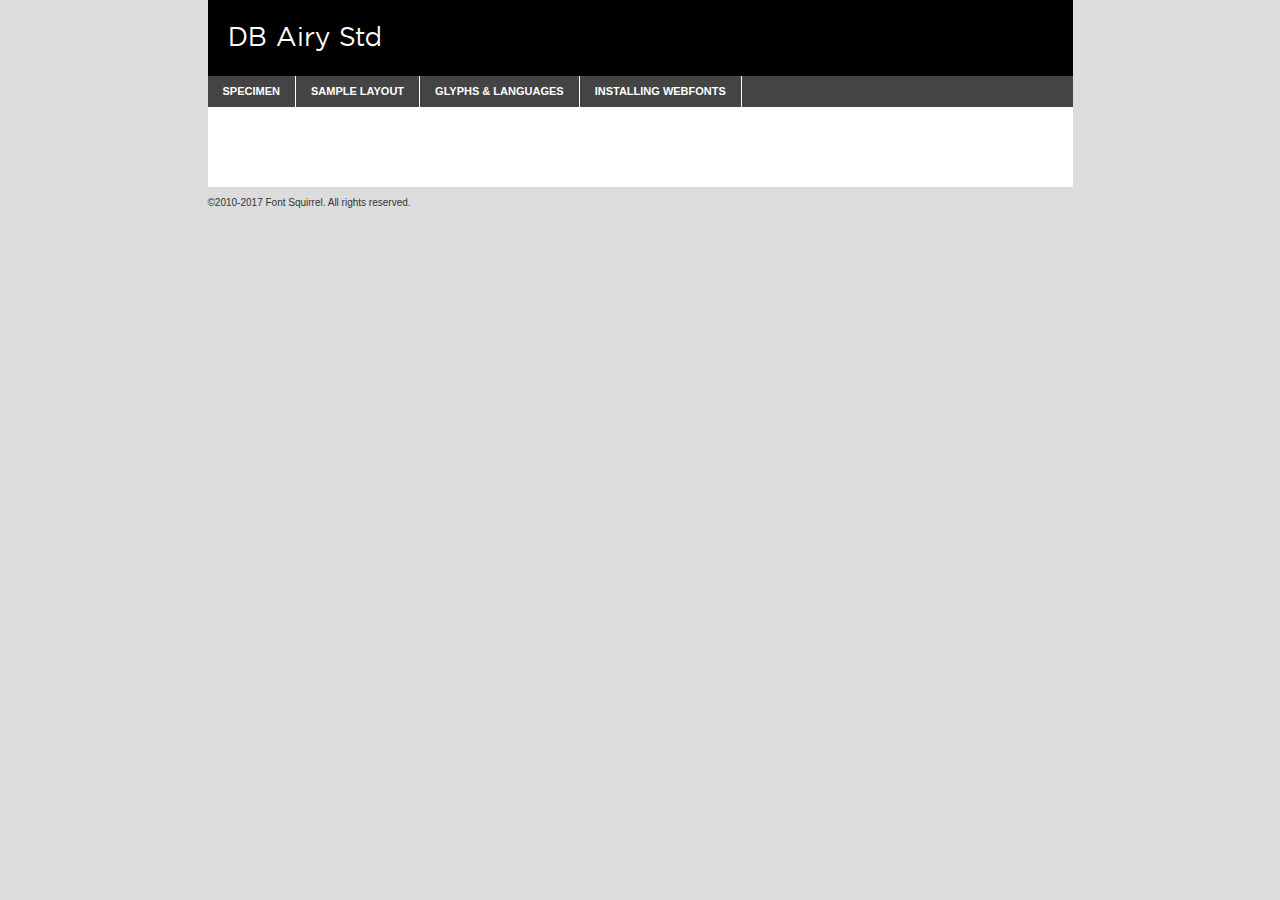
<file: fonts/db_airy_std_v3.2-demo.html>
<!DOCTYPE html PUBLIC "-//W3C//DTD XHTML 1.0 Transitional//EN"
	"http://www.w3.org/TR/xhtml1/DTD/xhtml1-transitional.dtd">

<html xmlns="http://www.w3.org/1999/xhtml" xml:lang="en" lang="en">
<head>
	<meta http-equiv="Content-Type" content="text/html; charset=utf-8" />
	<script src="http://ajax.googleapis.com/ajax/libs/jquery/1.7.2/jquery.min.js" type="text/javascript" charset="utf-8"></script>
	<script type="text/javascript">
	(function($){$.fn.easyTabs=function(option){var param=jQuery.extend({fadeSpeed:"fast",defaultContent:1,activeClass:'active'},option);$(this).each(function(){var thisId="#"+this.id;if(param.defaultContent==''){param.defaultContent=1;}
	if(typeof param.defaultContent=="number")
	{var defaultTab=$(thisId+" .tabs li:eq("+(param.defaultContent-1)+") a").attr('href').substr(1);}else{var defaultTab=param.defaultContent;}
	$(thisId+" .tabs li a").each(function(){var tabToHide=$(this).attr('href').substr(1);$("#"+tabToHide).addClass('easytabs-tab-content');});hideAll();changeContent(defaultTab);function hideAll(){$(thisId+" .easytabs-tab-content").hide();}
	function changeContent(tabId){hideAll();$(thisId+" .tabs li").removeClass(param.activeClass);$(thisId+" .tabs li a[href=#"+tabId+"]").closest('li').addClass(param.activeClass);if(param.fadeSpeed!="none")
	{$(thisId+" #"+tabId).fadeIn(param.fadeSpeed);}else{$(thisId+" #"+tabId).show();}}
	$(thisId+" .tabs li").click(function(){var tabId=$(this).find('a').attr('href').substr(1);changeContent(tabId);return false;});});}})(jQuery);
	</script>
	<link rel="stylesheet" href="specimen_files/specimen_stylesheet.css" type="text/css" charset="utf-8" />
	<link rel="stylesheet" href="stylesheet.css" type="text/css" charset="utf-8" />

	<style type="text/css">
					body{
				font-family: 'db_airystd';
							}
		</style>

	<title>DB Airy Std Specimen</title>
	
	
	<script type="text/javascript" charset="utf-8">
		$(document).ready(function() {
			$('#container').easyTabs({defaultContent:1});
		});
	</script>
</head>

<body>
<div id="container">
	<div id="header">
		DB Airy Std	</div>
	<ul class="tabs">
		<li><a href="#specimen">Specimen</a></li>
		<li><a href="#layout">Sample Layout</a></li>
				<li><a href="#glyphs">Glyphs &amp; Languages</a></li>
		<li><a href="#installing">Installing Webfonts</a></li>
		
	</ul>
	
	<div id="main_content">

		
			<div id="specimen">
		
				<div class="section">
					<div class="grid12 firstcol">
						<div class="huge">AaBb</div>
					</div>
				</div>
		
				<div class="section">
					<div class="glyph_range">A&#x200B;B&#x200b;C&#x200b;D&#x200b;E&#x200b;F&#x200b;G&#x200b;H&#x200b;I&#x200b;J&#x200b;K&#x200b;L&#x200b;M&#x200b;N&#x200b;O&#x200b;P&#x200b;Q&#x200b;R&#x200b;S&#x200b;T&#x200b;U&#x200b;V&#x200b;W&#x200b;X&#x200b;Y&#x200b;Z&#x200b;a&#x200b;b&#x200b;c&#x200b;d&#x200b;e&#x200b;f&#x200b;g&#x200b;h&#x200b;i&#x200b;j&#x200b;k&#x200b;l&#x200b;m&#x200b;n&#x200b;o&#x200b;p&#x200b;q&#x200b;r&#x200b;s&#x200b;t&#x200b;u&#x200b;v&#x200b;w&#x200b;x&#x200b;y&#x200b;z&#x200b;1&#x200b;2&#x200b;3&#x200b;4&#x200b;5&#x200b;6&#x200b;7&#x200b;8&#x200b;9&#x200b;0&#x200b;&amp;&#x200b;.&#x200b;,&#x200b;?&#x200b;!&#x200b;&#64;&#x200b;(&#x200b;)&#x200b;#&#x200b;$&#x200b;%&#x200b;*&#x200b;+&#x200b;-&#x200b;=&#x200b;:&#x200b;;</div>
				</div>
				<div class="section">
					<div class="grid12 firstcol">
						<table class="sample_table">
							<tr><td>10</td><td class="size10">abcdefghijklmnopqrstuvwxyzABCDEFGHIJKLMNOPQRSTUVWXYZ0123456789abcdefghijklmnopqrstuvwxyzABCDEFGHIJKLMNOPQRSTUVWXYZ0123456789abcdefghijklmnopqrstuvwxyzABCDEFGHIJKLMNOPQRSTUVWXYZ</td></tr>
							<tr><td>11</td><td class="size11">abcdefghijklmnopqrstuvwxyzABCDEFGHIJKLMNOPQRSTUVWXYZ0123456789abcdefghijklmnopqrstuvwxyzABCDEFGHIJKLMNOPQRSTUVWXYZ0123456789abcdefghijklmnopqrstuvwxyzABCDEFGHIJKLMNOPQRSTUVWXYZ</td></tr>
							<tr><td>12</td><td class="size12">abcdefghijklmnopqrstuvwxyzABCDEFGHIJKLMNOPQRSTUVWXYZ0123456789abcdefghijklmnopqrstuvwxyzABCDEFGHIJKLMNOPQRSTUVWXYZ0123456789abcdefghijklmnopqrstuvwxyzABCDEFGHIJKLMNOPQRSTUVWXYZ</td></tr>
							<tr><td>13</td><td class="size13">abcdefghijklmnopqrstuvwxyzABCDEFGHIJKLMNOPQRSTUVWXYZ0123456789abcdefghijklmnopqrstuvwxyzABCDEFGHIJKLMNOPQRSTUVWXYZ0123456789abcdefghijklmnopqrstuvwxyzABCDEFGHIJKLMNOPQRSTUVWXYZ</td></tr>
							<tr><td>14</td><td class="size14">abcdefghijklmnopqrstuvwxyzABCDEFGHIJKLMNOPQRSTUVWXYZ0123456789abcdefghijklmnopqrstuvwxyzABCDEFGHIJKLMNOPQRSTUVWXYZ0123456789abcdefghijklmnopqrstuvwxyzABCDEFGHIJKLMNOPQRSTUVWXYZ</td></tr>
							<tr><td>16</td><td class="size16">abcdefghijklmnopqrstuvwxyzABCDEFGHIJKLMNOPQRSTUVWXYZ0123456789abcdefghijklmnopqrstuvwxyzABCDEFGHIJKLMNOPQRSTUVWXYZ</td></tr>
							<tr><td>18</td><td class="size18">abcdefghijklmnopqrstuvwxyzABCDEFGHIJKLMNOPQRSTUVWXYZ0123456789abcdefghijklmnopqrstuvwxyzABCDEFGHIJKLMNOPQRSTUVWXYZ</td></tr>
							<tr><td>20</td><td class="size20">abcdefghijklmnopqrstuvwxyzABCDEFGHIJKLMNOPQRSTUVWXYZ0123456789abcdefghijklmnopqrstuvwxyzABCDEFGHIJKLMNOPQRSTUVWXYZ</td></tr>
							<tr><td>24</td><td class="size24">abcdefghijklmnopqrstuvwxyzABCDEFGHIJKLMNOPQRSTUVWXYZ0123456789abcdefghijklmnopqrstuvwxyzABCDEFGHIJKLMNOPQRSTUVWXYZ</td></tr>
							<tr><td>30</td><td class="size30">abcdefghijklmnopqrstuvwxyzABCDEFGHIJKLMNOPQRSTUVWXYZ0123456789abcdefghijklmnopqrstuvwxyzABCDEFGHIJKLMNOPQRSTUVWXYZ</td></tr>
							<tr><td>36</td><td class="size36">abcdefghijklmnopqrstuvwxyzABCDEFGHIJKLMNOPQRSTUVWXYZ0123456789abcdefghijklmnopqrstuvwxyzABCDEFGHIJKLMNOPQRSTUVWXYZ</td></tr>
							<tr><td>48</td><td class="size48">abcdefghijklmnopqrstuvwxyzABCDEFGHIJKLMNOPQRSTUVWXYZ0123456789abcdefghijklmnopqrstuvwxyzABCDEFGHIJKLMNOPQRSTUVWXYZ</td></tr>
							<tr><td>60</td><td class="size60">abcdefghijklmnopqrstuvwxyzABCDEFGHIJKLMNOPQRSTUVWXYZ0123456789abcdefghijklmnopqrstuvwxyzABCDEFGHIJKLMNOPQRSTUVWXYZ</td></tr>
							<tr><td>72</td><td class="size72">abcdefghijklmnopqrstuvwxyzABCDEFGHIJKLMNOPQRSTUVWXYZ0123456789abcdefghijklmnopqrstuvwxyzABCDEFGHIJKLMNOPQRSTUVWXYZ</td></tr>
							<tr><td>90</td><td class="size90">abcdefghijklmnopqrstuvwxyzABCDEFGHIJKLMNOPQRSTUVWXYZ0123456789abcdefghijklmnopqrstuvwxyzABCDEFGHIJKLMNOPQRSTUVWXYZ</td></tr>
						</table>
				
					</div>
			
				</div>
		
		
		
								<div class="section" id="bodycomparison">


										<div id="xheight">
				<div class="fontbody">&#x25FC;&#x25FC;&#x25FC;&#x25FC;&#x25FC;&#x25FC;&#x25FC;&#x25FC;&#x25FC;&#x25FC;&#x25FC;&#x25FC;&#x25FC;&#x25FC;&#x25FC;&#x25FC;&#x25FC;&#x25FC;&#x25FC;&#x25FC;&#x25FC;&#x25FC;&#x25FC;&#x25FC;&#x25FC;&#x25FC;&#x25FC;&#x25FC;&#x25FC;&#x25FC;&#x25FC;&#x25FC;&#x25FC;&#x25FC;&#x25FC;&#x25FC;&#x25FC;&#x25FC;&#x25FC;&#x25FC;&#x25FC;&#x25FC;&#x25FC;&#x25FC;&#x25FC;&#x25FC;&#x25FC;&#x25FC;&#x25FC;&#x25FC;&#x25FC;&#x25FC;&#x25FC;&#x25FC;&#x25FC;&#x25FC;&#x25FC;&#x25FC;&#x25FC;&#x25FC;&#x25FC;&#x25FC;&#x25FC;&#x25FC;&#x25FC;&#x25FC;&#x25FC;&#x25FC;&#x25FC;&#x25FC;&#x25FC;&#x25FC;&#x25FC;&#x25FC;&#x25FC;&#x25FC;&#x25FC;&#x25FC;&#x25FC;&#x25FC;&#x25FC;&#x25FC;&#x25FC;&#x25FC;&#x25FC;&#x25FC;&#x25FC;&#x25FC;&#x25FC;&#x25FC;&#x25FC;&#x25FC;&#x25FC;&#x25FC;&#x25FC;&#x25FC;&#x25FC;&#x25FC;&#x25FC;body</div><div class="arialbody">body</div><div class="verdanabody">body</div><div class="georgiabody">body</div></div>
										<div class="fontbody" style="z-index:1">
											body<span>DB Airy Std</span>
										</div>
										<div class="arialbody" style="z-index:1">
											body<span>Arial</span>
										</div>
										<div class="verdanabody" style="z-index:1">
											body<span>Verdana</span>
										</div>
										<div class="georgiabody" style="z-index:1">
											body<span>Georgia</span>
										</div>



								</div>
		
		
				<div class="section psample psample_row1" id="">
					
					<div class="grid2 firstcol">
						<p class="size10"><span>10.</span>Aenean lacinia bibendum nulla sed consectetur. Fusce dapibus, tellus ac cursus commodo, tortor mauris condimentum nibh, ut fermentum massa justo sit amet risus. Nullam id dolor id nibh ultricies vehicula ut id elit. Cum sociis natoque penatibus et magnis dis parturient montes, nascetur ridiculus mus. Nulla vitae elit libero, a pharetra augue.</p>
			
					</div>
					<div class="grid3">
						<p class="size11"><span>11.</span>Aenean lacinia bibendum nulla sed consectetur. Fusce dapibus, tellus ac cursus commodo, tortor mauris condimentum nibh, ut fermentum massa justo sit amet risus. Nullam id dolor id nibh ultricies vehicula ut id elit. Cum sociis natoque penatibus et magnis dis parturient montes, nascetur ridiculus mus. Nulla vitae elit libero, a pharetra augue.</p>
			
					</div>
					<div class="grid3">
						<p class="size12"><span>12.</span>Aenean lacinia bibendum nulla sed consectetur. Fusce dapibus, tellus ac cursus commodo, tortor mauris condimentum nibh, ut fermentum massa justo sit amet risus. Nullam id dolor id nibh ultricies vehicula ut id elit. Cum sociis natoque penatibus et magnis dis parturient montes, nascetur ridiculus mus. Nulla vitae elit libero, a pharetra augue.</p>
			
					</div>
					<div class="grid4">
						<p class="size13"><span>13.</span>Aenean lacinia bibendum nulla sed consectetur. Fusce dapibus, tellus ac cursus commodo, tortor mauris condimentum nibh, ut fermentum massa justo sit amet risus. Nullam id dolor id nibh ultricies vehicula ut id elit. Cum sociis natoque penatibus et magnis dis parturient montes, nascetur ridiculus mus. Nulla vitae elit libero, a pharetra augue.</p>
			
					</div>
					<div class="white_blend"></div>
					
				</div>
				<div class="section psample psample_row2" id="">
					<div class="grid3 firstcol">
						<p class="size14"><span>14.</span>Aenean lacinia bibendum nulla sed consectetur. Fusce dapibus, tellus ac cursus commodo, tortor mauris condimentum nibh, ut fermentum massa justo sit amet risus. Nullam id dolor id nibh ultricies vehicula ut id elit. Cum sociis natoque penatibus et magnis dis parturient montes, nascetur ridiculus mus. Nulla vitae elit libero, a pharetra augue.</p>
			
					</div>
					<div class="grid4">
						<p class="size16"><span>16.</span>Aenean lacinia bibendum nulla sed consectetur. Fusce dapibus, tellus ac cursus commodo, tortor mauris condimentum nibh, ut fermentum massa justo sit amet risus. Nullam id dolor id nibh ultricies vehicula ut id elit. Cum sociis natoque penatibus et magnis dis parturient montes, nascetur ridiculus mus. Nulla vitae elit libero, a pharetra augue.</p>
			
					</div>
					<div class="grid5">
						<p class="size18"><span>18.</span>Aenean lacinia bibendum nulla sed consectetur. Fusce dapibus, tellus ac cursus commodo, tortor mauris condimentum nibh, ut fermentum massa justo sit amet risus. Nullam id dolor id nibh ultricies vehicula ut id elit. Cum sociis natoque penatibus et magnis dis parturient montes, nascetur ridiculus mus. Nulla vitae elit libero, a pharetra augue.</p>
			
					</div>

					<div class="white_blend"></div>

				</div>
				
				<div class="section psample psample_row3" id="">
					<div class="grid5 firstcol">
						<p class="size20"><span>20.</span>Aenean lacinia bibendum nulla sed consectetur. Fusce dapibus, tellus ac cursus commodo, tortor mauris condimentum nibh, ut fermentum massa justo sit amet risus. Nullam id dolor id nibh ultricies vehicula ut id elit. Cum sociis natoque penatibus et magnis dis parturient montes, nascetur ridiculus mus. Nulla vitae elit libero, a pharetra augue.</p>
					</div>
					<div class="grid7">
						<p class="size24"><span>24.</span>Aenean lacinia bibendum nulla sed consectetur. Fusce dapibus, tellus ac cursus commodo, tortor mauris condimentum nibh, ut fermentum massa justo sit amet risus. Nullam id dolor id nibh ultricies vehicula ut id elit. Cum sociis natoque penatibus et magnis dis parturient montes, nascetur ridiculus mus. Nulla vitae elit libero, a pharetra augue.</p>
					</div>
					
					<div class="white_blend"></div>
					
				</div>
				
				<div class="section psample psample_row4" id="">
					<div class="grid12 firstcol">
						<p class="size30"><span>30.</span>Aenean lacinia bibendum nulla sed consectetur. Fusce dapibus, tellus ac cursus commodo, tortor mauris condimentum nibh, ut fermentum massa justo sit amet risus. Nullam id dolor id nibh ultricies vehicula ut id elit. Cum sociis natoque penatibus et magnis dis parturient montes, nascetur ridiculus mus. Nulla vitae elit libero, a pharetra augue.</p>
					</div>
					<div class="white_blend"></div>
					
				</div>
				
				
				
				<div class="section psample psample_row1 fullreverse">
					<div class="grid2 firstcol">
						<p class="size10"><span>10.</span>Aenean lacinia bibendum nulla sed consectetur. Fusce dapibus, tellus ac cursus commodo, tortor mauris condimentum nibh, ut fermentum massa justo sit amet risus. Nullam id dolor id nibh ultricies vehicula ut id elit. Cum sociis natoque penatibus et magnis dis parturient montes, nascetur ridiculus mus. Nulla vitae elit libero, a pharetra augue.</p>
			
					</div>
					<div class="grid3">
						<p class="size11"><span>11.</span>Aenean lacinia bibendum nulla sed consectetur. Fusce dapibus, tellus ac cursus commodo, tortor mauris condimentum nibh, ut fermentum massa justo sit amet risus. Nullam id dolor id nibh ultricies vehicula ut id elit. Cum sociis natoque penatibus et magnis dis parturient montes, nascetur ridiculus mus. Nulla vitae elit libero, a pharetra augue.</p>
			
					</div>
					<div class="grid3">
						<p class="size12"><span>12.</span>Aenean lacinia bibendum nulla sed consectetur. Fusce dapibus, tellus ac cursus commodo, tortor mauris condimentum nibh, ut fermentum massa justo sit amet risus. Nullam id dolor id nibh ultricies vehicula ut id elit. Cum sociis natoque penatibus et magnis dis parturient montes, nascetur ridiculus mus. Nulla vitae elit libero, a pharetra augue.</p>
			
					</div>
					<div class="grid4">
						<p class="size13"><span>13.</span>Aenean lacinia bibendum nulla sed consectetur. Fusce dapibus, tellus ac cursus commodo, tortor mauris condimentum nibh, ut fermentum massa justo sit amet risus. Nullam id dolor id nibh ultricies vehicula ut id elit. Cum sociis natoque penatibus et magnis dis parturient montes, nascetur ridiculus mus. Nulla vitae elit libero, a pharetra augue.</p>
			
					</div>
					<div class="black_blend"></div>
					
				</div>
				
				<div class="section psample psample_row2 fullreverse">
					<div class="grid3 firstcol">
						<p class="size14"><span>14.</span>Aenean lacinia bibendum nulla sed consectetur. Fusce dapibus, tellus ac cursus commodo, tortor mauris condimentum nibh, ut fermentum massa justo sit amet risus. Nullam id dolor id nibh ultricies vehicula ut id elit. Cum sociis natoque penatibus et magnis dis parturient montes, nascetur ridiculus mus. Nulla vitae elit libero, a pharetra augue.</p>
			
					</div>
					<div class="grid4">
						<p class="size16"><span>16.</span>Aenean lacinia bibendum nulla sed consectetur. Fusce dapibus, tellus ac cursus commodo, tortor mauris condimentum nibh, ut fermentum massa justo sit amet risus. Nullam id dolor id nibh ultricies vehicula ut id elit. Cum sociis natoque penatibus et magnis dis parturient montes, nascetur ridiculus mus. Nulla vitae elit libero, a pharetra augue.</p>
			
					</div>
					<div class="grid5">
						<p class="size18"><span>18.</span>Aenean lacinia bibendum nulla sed consectetur. Fusce dapibus, tellus ac cursus commodo, tortor mauris condimentum nibh, ut fermentum massa justo sit amet risus. Nullam id dolor id nibh ultricies vehicula ut id elit. Cum sociis natoque penatibus et magnis dis parturient montes, nascetur ridiculus mus. Nulla vitae elit libero, a pharetra augue.</p>
			
					</div>
					<div class="black_blend"></div>

				</div>
				
				<div class="section psample fullreverse psample_row3" id="">
					<div class="grid5 firstcol">
						<p class="size20"><span>20.</span>Aenean lacinia bibendum nulla sed consectetur. Fusce dapibus, tellus ac cursus commodo, tortor mauris condimentum nibh, ut fermentum massa justo sit amet risus. Nullam id dolor id nibh ultricies vehicula ut id elit. Cum sociis natoque penatibus et magnis dis parturient montes, nascetur ridiculus mus. Nulla vitae elit libero, a pharetra augue.</p>
					</div>
					<div class="grid7">
						<p class="size24"><span>24.</span>Aenean lacinia bibendum nulla sed consectetur. Fusce dapibus, tellus ac cursus commodo, tortor mauris condimentum nibh, ut fermentum massa justo sit amet risus. Nullam id dolor id nibh ultricies vehicula ut id elit. Cum sociis natoque penatibus et magnis dis parturient montes, nascetur ridiculus mus. Nulla vitae elit libero, a pharetra augue.</p>
					</div>
					
					<div class="black_blend"></div>
					
				</div>
				
				<div class="section psample fullreverse psample_row4" id="" style="border-bottom: 20px #000 solid;">
					<div class="grid12 firstcol">
						<p class="size30"><span>30.</span>Aenean lacinia bibendum nulla sed consectetur. Fusce dapibus, tellus ac cursus commodo, tortor mauris condimentum nibh, ut fermentum massa justo sit amet risus. Nullam id dolor id nibh ultricies vehicula ut id elit. Cum sociis natoque penatibus et magnis dis parturient montes, nascetur ridiculus mus. Nulla vitae elit libero, a pharetra augue.</p>
					</div>
					<div class="black_blend"></div>
					
				</div>
				
				
				
				
			</div>
			
			<div id="layout">
				
				<div class="section">
					
					<div class="grid12 firstcol">
						<h1>Lorem Ipsum Dolor</h1>
						<h2>Etiam porta sem malesuada magna mollis euismod</h2>
						
						<p class="byline">By <a href="#link">Aenean Lacinia</a></p>
					</div>
				</div>
				<div class="section">
					<div class="grid8 firstcol">
						<p class="large">Donec sed odio dui. Morbi leo risus, porta ac consectetur ac, vestibulum at eros. Fusce dapibus, tellus ac cursus commodo, tortor mauris condimentum nibh, ut fermentum massa justo sit amet risus. </p>

						
						<h3>Pellentesque ornare sem</h3>

						<p>Maecenas sed diam eget risus varius blandit sit amet non magna. Maecenas faucibus mollis interdum. Donec ullamcorper nulla non metus auctor fringilla. Nullam id dolor id nibh ultricies vehicula ut id elit. Nullam id dolor id nibh ultricies vehicula ut id elit. </p>

						<p>Aenean eu leo quam. Pellentesque ornare sem lacinia quam venenatis vestibulum. Lorem ipsum dolor sit amet, consectetur adipiscing elit. Cum sociis natoque penatibus et magnis dis parturient montes, nascetur ridiculus mus. </p>

						<p>Nulla vitae elit libero, a pharetra augue. Praesent commodo cursus magna, vel scelerisque nisl consectetur et. Aenean lacinia bibendum nulla sed consectetur. </p>

						<p>Nullam quis risus eget urna mollis ornare vel eu leo. Nullam quis risus eget urna mollis ornare vel eu leo. Maecenas sed diam eget risus varius blandit sit amet non magna. Donec ullamcorper nulla non metus auctor fringilla. </p>

						<h3>Cras mattis consectetur</h3>

						<p>Aenean eu leo quam. Pellentesque ornare sem lacinia quam venenatis vestibulum. Aenean lacinia bibendum nulla sed consectetur. Integer posuere erat a ante venenatis dapibus posuere velit aliquet. Cras mattis consectetur purus sit amet fermentum. </p>

						<p>Nullam id dolor id nibh ultricies vehicula ut id elit. Nullam quis risus eget urna mollis ornare vel eu leo. Cras mattis consectetur purus sit amet fermentum.</p>
					</div>
					
					<div class="grid4 sidebar">
						
						<div class="box reverse">
							<p class="last">Nullam quis risus eget urna mollis ornare vel eu leo. Donec ullamcorper nulla non metus auctor fringilla. Cras mattis consectetur purus sit amet fermentum. Sed posuere consectetur est at lobortis. Lorem ipsum dolor sit amet, consectetur adipiscing elit. </p>
						</div>
						
						<p class="caption">Maecenas sed diam eget risus varius.</p>

						<p>Vestibulum id ligula porta felis euismod semper. Integer posuere erat a ante venenatis dapibus posuere velit aliquet. Vestibulum id ligula porta felis euismod semper. Sed posuere consectetur est at lobortis. Maecenas sed diam eget risus varius blandit sit amet non magna. Fusce dapibus, tellus ac cursus commodo, tortor mauris condimentum nibh, ut fermentum massa justo sit amet risus. </p>

					

						<p>Duis mollis, est non commodo luctus, nisi erat porttitor ligula, eget lacinia odio sem nec elit. Aenean lacinia bibendum nulla sed consectetur. Vivamus sagittis lacus vel augue laoreet rutrum faucibus dolor auctor. Aenean lacinia bibendum nulla sed consectetur. Nullam quis risus eget urna mollis ornare vel eu leo. </p>

						<p>Praesent commodo cursus magna, vel scelerisque nisl consectetur et. Donec ullamcorper nulla non metus auctor fringilla. Maecenas faucibus mollis interdum. Fusce dapibus, tellus ac cursus commodo, tortor mauris condimentum nibh, ut fermentum massa justo sit amet risus. </p>

					</div>
				</div>
				
			</div>


			



		<div id="glyphs">
			<div class="section">
				<div class="grid12 firstcol">
			
				<h1>Language Support</h1>
				<p>The subset of DB Airy Std in this kit supports the following languages:<br />
			
					English, Arrernte, Bislama, Cebuano, Fijian, Gilbertese, Hmong, Ibanag, Iloko_ilokano, Interglossa_glosa, Interlingua, Lojban, Norfolk_pitcairnese, Oromo, Rotokas, Seychelles_creole, Shona, Somali, Southern_ndebele, Swahili, Swati_swazi, Tok_pisin, Warlpiri, Xhosa, Zulu, Latinbasic, Ubasic, Demo				</p>
				<h1>Glyph Chart</h1>
				<p>The subset of DB Airy Std in this kit includes all the glyphs listed below. Unicode entities are included above each glyph to help you insert individual characters into your layout.</p>
				<div id="glyph_chart">
			
																				 <div><p>&amp;#13;</p>&#13;</div>
																				 <div><p>&amp;#32;</p>&#32;</div>
																				 <div><p>&amp;#33;</p>&#33;</div>
																				 <div><p>&amp;#34;</p>&#34;</div>
																				 <div><p>&amp;#35;</p>&#35;</div>
																				 <div><p>&amp;#36;</p>&#36;</div>
																				 <div><p>&amp;#37;</p>&#37;</div>
																				 <div><p>&amp;#38;</p>&#38;</div>
																				 <div><p>&amp;#39;</p>&#39;</div>
																				 <div><p>&amp;#40;</p>&#40;</div>
																				 <div><p>&amp;#41;</p>&#41;</div>
																				 <div><p>&amp;#42;</p>&#42;</div>
																				 <div><p>&amp;#43;</p>&#43;</div>
																				 <div><p>&amp;#44;</p>&#44;</div>
																				 <div><p>&amp;#45;</p>&#45;</div>
																				 <div><p>&amp;#46;</p>&#46;</div>
																				 <div><p>&amp;#47;</p>&#47;</div>
																				 <div><p>&amp;#48;</p>&#48;</div>
																				 <div><p>&amp;#49;</p>&#49;</div>
																				 <div><p>&amp;#50;</p>&#50;</div>
																				 <div><p>&amp;#51;</p>&#51;</div>
																				 <div><p>&amp;#52;</p>&#52;</div>
																				 <div><p>&amp;#53;</p>&#53;</div>
																				 <div><p>&amp;#54;</p>&#54;</div>
																				 <div><p>&amp;#55;</p>&#55;</div>
																				 <div><p>&amp;#56;</p>&#56;</div>
																				 <div><p>&amp;#57;</p>&#57;</div>
																				 <div><p>&amp;#58;</p>&#58;</div>
																				 <div><p>&amp;#59;</p>&#59;</div>
																				 <div><p>&amp;#60;</p>&#60;</div>
																				 <div><p>&amp;#61;</p>&#61;</div>
																				 <div><p>&amp;#62;</p>&#62;</div>
																				 <div><p>&amp;#63;</p>&#63;</div>
																				 <div><p>&amp;#64;</p>&#64;</div>
																				 <div><p>&amp;#65;</p>&#65;</div>
																				 <div><p>&amp;#66;</p>&#66;</div>
																				 <div><p>&amp;#67;</p>&#67;</div>
																				 <div><p>&amp;#68;</p>&#68;</div>
																				 <div><p>&amp;#69;</p>&#69;</div>
																				 <div><p>&amp;#70;</p>&#70;</div>
																				 <div><p>&amp;#71;</p>&#71;</div>
																				 <div><p>&amp;#72;</p>&#72;</div>
																				 <div><p>&amp;#73;</p>&#73;</div>
																				 <div><p>&amp;#74;</p>&#74;</div>
																				 <div><p>&amp;#75;</p>&#75;</div>
																				 <div><p>&amp;#76;</p>&#76;</div>
																				 <div><p>&amp;#77;</p>&#77;</div>
																				 <div><p>&amp;#78;</p>&#78;</div>
																				 <div><p>&amp;#79;</p>&#79;</div>
																				 <div><p>&amp;#80;</p>&#80;</div>
																				 <div><p>&amp;#81;</p>&#81;</div>
																				 <div><p>&amp;#82;</p>&#82;</div>
																				 <div><p>&amp;#83;</p>&#83;</div>
																				 <div><p>&amp;#84;</p>&#84;</div>
																				 <div><p>&amp;#85;</p>&#85;</div>
																				 <div><p>&amp;#86;</p>&#86;</div>
																				 <div><p>&amp;#87;</p>&#87;</div>
																				 <div><p>&amp;#88;</p>&#88;</div>
																				 <div><p>&amp;#89;</p>&#89;</div>
																				 <div><p>&amp;#90;</p>&#90;</div>
																				 <div><p>&amp;#91;</p>&#91;</div>
																				 <div><p>&amp;#92;</p>&#92;</div>
																				 <div><p>&amp;#93;</p>&#93;</div>
																				 <div><p>&amp;#94;</p>&#94;</div>
																				 <div><p>&amp;#95;</p>&#95;</div>
																				 <div><p>&amp;#96;</p>&#96;</div>
																				 <div><p>&amp;#97;</p>&#97;</div>
																				 <div><p>&amp;#98;</p>&#98;</div>
																				 <div><p>&amp;#99;</p>&#99;</div>
																				 <div><p>&amp;#100;</p>&#100;</div>
																				 <div><p>&amp;#101;</p>&#101;</div>
																				 <div><p>&amp;#102;</p>&#102;</div>
																				 <div><p>&amp;#103;</p>&#103;</div>
																				 <div><p>&amp;#104;</p>&#104;</div>
																				 <div><p>&amp;#105;</p>&#105;</div>
																				 <div><p>&amp;#106;</p>&#106;</div>
																				 <div><p>&amp;#107;</p>&#107;</div>
																				 <div><p>&amp;#108;</p>&#108;</div>
																				 <div><p>&amp;#109;</p>&#109;</div>
																				 <div><p>&amp;#110;</p>&#110;</div>
																				 <div><p>&amp;#111;</p>&#111;</div>
																				 <div><p>&amp;#112;</p>&#112;</div>
																				 <div><p>&amp;#113;</p>&#113;</div>
																				 <div><p>&amp;#114;</p>&#114;</div>
																				 <div><p>&amp;#115;</p>&#115;</div>
																				 <div><p>&amp;#116;</p>&#116;</div>
																				 <div><p>&amp;#117;</p>&#117;</div>
																				 <div><p>&amp;#118;</p>&#118;</div>
																				 <div><p>&amp;#119;</p>&#119;</div>
																				 <div><p>&amp;#120;</p>&#120;</div>
																				 <div><p>&amp;#121;</p>&#121;</div>
																				 <div><p>&amp;#122;</p>&#122;</div>
																				 <div><p>&amp;#123;</p>&#123;</div>
																				 <div><p>&amp;#124;</p>&#124;</div>
																				 <div><p>&amp;#125;</p>&#125;</div>
																				 <div><p>&amp;#126;</p>&#126;</div>
																				 <div><p>&amp;#160;</p>&#160;</div>
																				 <div><p>&amp;#162;</p>&#162;</div>
																				 <div><p>&amp;#163;</p>&#163;</div>
																				 <div><p>&amp;#165;</p>&#165;</div>
																				 <div><p>&amp;#169;</p>&#169;</div>
																				 <div><p>&amp;#171;</p>&#171;</div>
																				 <div><p>&amp;#173;</p>&#173;</div>
																				 <div><p>&amp;#174;</p>&#174;</div>
																				 <div><p>&amp;#177;</p>&#177;</div>
																				 <div><p>&amp;#187;</p>&#187;</div>
																				 <div><p>&amp;#188;</p>&#188;</div>
																				 <div><p>&amp;#189;</p>&#189;</div>
																				 <div><p>&amp;#190;</p>&#190;</div>
																				 <div><p>&amp;#215;</p>&#215;</div>
																				 <div><p>&amp;#247;</p>&#247;</div>
																				 <div><p>&amp;#3585;</p>&#3585;</div>
																				 <div><p>&amp;#3586;</p>&#3586;</div>
																				 <div><p>&amp;#3587;</p>&#3587;</div>
																				 <div><p>&amp;#3588;</p>&#3588;</div>
																				 <div><p>&amp;#3589;</p>&#3589;</div>
																				 <div><p>&amp;#3590;</p>&#3590;</div>
																				 <div><p>&amp;#3591;</p>&#3591;</div>
																				 <div><p>&amp;#3592;</p>&#3592;</div>
																				 <div><p>&amp;#3593;</p>&#3593;</div>
																				 <div><p>&amp;#3594;</p>&#3594;</div>
																				 <div><p>&amp;#3595;</p>&#3595;</div>
																				 <div><p>&amp;#3596;</p>&#3596;</div>
																				 <div><p>&amp;#3597;</p>&#3597;</div>
																				 <div><p>&amp;#3598;</p>&#3598;</div>
																				 <div><p>&amp;#3599;</p>&#3599;</div>
																				 <div><p>&amp;#3600;</p>&#3600;</div>
																				 <div><p>&amp;#3601;</p>&#3601;</div>
																				 <div><p>&amp;#3602;</p>&#3602;</div>
																				 <div><p>&amp;#3603;</p>&#3603;</div>
																				 <div><p>&amp;#3604;</p>&#3604;</div>
																				 <div><p>&amp;#3605;</p>&#3605;</div>
																				 <div><p>&amp;#3606;</p>&#3606;</div>
																				 <div><p>&amp;#3607;</p>&#3607;</div>
																				 <div><p>&amp;#3608;</p>&#3608;</div>
																				 <div><p>&amp;#3609;</p>&#3609;</div>
																				 <div><p>&amp;#3610;</p>&#3610;</div>
																				 <div><p>&amp;#3611;</p>&#3611;</div>
																				 <div><p>&amp;#3612;</p>&#3612;</div>
																				 <div><p>&amp;#3613;</p>&#3613;</div>
																				 <div><p>&amp;#3614;</p>&#3614;</div>
																				 <div><p>&amp;#3615;</p>&#3615;</div>
																				 <div><p>&amp;#3616;</p>&#3616;</div>
																				 <div><p>&amp;#3617;</p>&#3617;</div>
																				 <div><p>&amp;#3618;</p>&#3618;</div>
																				 <div><p>&amp;#3619;</p>&#3619;</div>
																				 <div><p>&amp;#3620;</p>&#3620;</div>
																				 <div><p>&amp;#3621;</p>&#3621;</div>
																				 <div><p>&amp;#3622;</p>&#3622;</div>
																				 <div><p>&amp;#3623;</p>&#3623;</div>
																				 <div><p>&amp;#3624;</p>&#3624;</div>
																				 <div><p>&amp;#3625;</p>&#3625;</div>
																				 <div><p>&amp;#3626;</p>&#3626;</div>
																				 <div><p>&amp;#3627;</p>&#3627;</div>
																				 <div><p>&amp;#3628;</p>&#3628;</div>
																				 <div><p>&amp;#3629;</p>&#3629;</div>
																				 <div><p>&amp;#3630;</p>&#3630;</div>
																				 <div><p>&amp;#3631;</p>&#3631;</div>
																				 <div><p>&amp;#3632;</p>&#3632;</div>
																				 <div><p>&amp;#3633;</p>&#3633;</div>
																				 <div><p>&amp;#3634;</p>&#3634;</div>
																				 <div><p>&amp;#3635;</p>&#3635;</div>
																				 <div><p>&amp;#3636;</p>&#3636;</div>
																				 <div><p>&amp;#3637;</p>&#3637;</div>
																				 <div><p>&amp;#3638;</p>&#3638;</div>
																				 <div><p>&amp;#3639;</p>&#3639;</div>
																				 <div><p>&amp;#3640;</p>&#3640;</div>
																				 <div><p>&amp;#3641;</p>&#3641;</div>
																				 <div><p>&amp;#3642;</p>&#3642;</div>
																				 <div><p>&amp;#3645;</p>&#3645;</div>
																				 <div><p>&amp;#3646;</p>&#3646;</div>
																				 <div><p>&amp;#3647;</p>&#3647;</div>
																				 <div><p>&amp;#3648;</p>&#3648;</div>
																				 <div><p>&amp;#3649;</p>&#3649;</div>
																				 <div><p>&amp;#3650;</p>&#3650;</div>
																				 <div><p>&amp;#3651;</p>&#3651;</div>
																				 <div><p>&amp;#3652;</p>&#3652;</div>
																				 <div><p>&amp;#3653;</p>&#3653;</div>
																				 <div><p>&amp;#3654;</p>&#3654;</div>
																				 <div><p>&amp;#3655;</p>&#3655;</div>
																				 <div><p>&amp;#3656;</p>&#3656;</div>
																				 <div><p>&amp;#3657;</p>&#3657;</div>
																				 <div><p>&amp;#3658;</p>&#3658;</div>
																				 <div><p>&amp;#3659;</p>&#3659;</div>
																				 <div><p>&amp;#3660;</p>&#3660;</div>
																				 <div><p>&amp;#3661;</p>&#3661;</div>
																				 <div><p>&amp;#3662;</p>&#3662;</div>
																				 <div><p>&amp;#3663;</p>&#3663;</div>
																				 <div><p>&amp;#3664;</p>&#3664;</div>
																				 <div><p>&amp;#3665;</p>&#3665;</div>
																				 <div><p>&amp;#3666;</p>&#3666;</div>
																				 <div><p>&amp;#3667;</p>&#3667;</div>
																				 <div><p>&amp;#3668;</p>&#3668;</div>
																				 <div><p>&amp;#3669;</p>&#3669;</div>
																				 <div><p>&amp;#3670;</p>&#3670;</div>
																				 <div><p>&amp;#3671;</p>&#3671;</div>
																				 <div><p>&amp;#3672;</p>&#3672;</div>
																				 <div><p>&amp;#3673;</p>&#3673;</div>
																				 <div><p>&amp;#3674;</p>&#3674;</div>
																				 <div><p>&amp;#3675;</p>&#3675;</div>
																				 <div><p>&amp;#8192;</p>&#8192;</div>
																				 <div><p>&amp;#8193;</p>&#8193;</div>
																				 <div><p>&amp;#8194;</p>&#8194;</div>
																				 <div><p>&amp;#8195;</p>&#8195;</div>
																				 <div><p>&amp;#8196;</p>&#8196;</div>
																				 <div><p>&amp;#8197;</p>&#8197;</div>
																				 <div><p>&amp;#8198;</p>&#8198;</div>
																				 <div><p>&amp;#8199;</p>&#8199;</div>
																				 <div><p>&amp;#8200;</p>&#8200;</div>
																				 <div><p>&amp;#8201;</p>&#8201;</div>
																				 <div><p>&amp;#8202;</p>&#8202;</div>
																				 <div><p>&amp;#8203;</p>&#8203;</div>
																				 <div><p>&amp;#8208;</p>&#8208;</div>
																				 <div><p>&amp;#8209;</p>&#8209;</div>
																				 <div><p>&amp;#8210;</p>&#8210;</div>
																				 <div><p>&amp;#8211;</p>&#8211;</div>
																				 <div><p>&amp;#8212;</p>&#8212;</div>
																				 <div><p>&amp;#8216;</p>&#8216;</div>
																				 <div><p>&amp;#8217;</p>&#8217;</div>
																				 <div><p>&amp;#8220;</p>&#8220;</div>
																				 <div><p>&amp;#8221;</p>&#8221;</div>
																				 <div><p>&amp;#8226;</p>&#8226;</div>
																				 <div><p>&amp;#8230;</p>&#8230;</div>
																				 <div><p>&amp;#8239;</p>&#8239;</div>
																				 <div><p>&amp;#8287;</p>&#8287;</div>
																				 <div><p>&amp;#8364;</p>&#8364;</div>
																				 <div><p>&amp;#8482;</p>&#8482;</div>
																				 <div><p>&amp;#8804;</p>&#8804;</div>
																				 <div><p>&amp;#8805;</p>&#8805;</div>
																				 <div><p>&amp;#9676;</p>&#9676;</div>
																				 <div><p>&amp;#9724;</p>&#9724;</div>
																				 <div><p>&amp;#63232;</p>&#63232;</div>
																				 <div><p>&amp;#63233;</p>&#63233;</div>
																				 <div><p>&amp;#63234;</p>&#63234;</div>
																				 <div><p>&amp;#63235;</p>&#63235;</div>
																				 <div><p>&amp;#63236;</p>&#63236;</div>
																				 <div><p>&amp;#63237;</p>&#63237;</div>
																				 <div><p>&amp;#63238;</p>&#63238;</div>
																				 <div><p>&amp;#63239;</p>&#63239;</div>
																				 <div><p>&amp;#63240;</p>&#63240;</div>
																				 <div><p>&amp;#63241;</p>&#63241;</div>
																				 <div><p>&amp;#63242;</p>&#63242;</div>
																				 <div><p>&amp;#63243;</p>&#63243;</div>
																				 <div><p>&amp;#63244;</p>&#63244;</div>
																				 <div><p>&amp;#63245;</p>&#63245;</div>
																				 <div><p>&amp;#63246;</p>&#63246;</div>
																				 <div><p>&amp;#63247;</p>&#63247;</div>
																				 <div><p>&amp;#63248;</p>&#63248;</div>
																				 <div><p>&amp;#63249;</p>&#63249;</div>
																				 <div><p>&amp;#63250;</p>&#63250;</div>
																				 <div><p>&amp;#63251;</p>&#63251;</div>
																				 <div><p>&amp;#63252;</p>&#63252;</div>
																				 <div><p>&amp;#63253;</p>&#63253;</div>
																				 <div><p>&amp;#63254;</p>&#63254;</div>
																				 <div><p>&amp;#63255;</p>&#63255;</div>
																				 <div><p>&amp;#63256;</p>&#63256;</div>
																				 <div><p>&amp;#63257;</p>&#63257;</div>
																				 <div><p>&amp;#63258;</p>&#63258;</div>
																				 <div><p>&amp;#63261;</p>&#63261;</div>
																				 <div><p>&amp;#63616;</p>&#63616;</div>
																																																																																																																																																																																																																																																																																																																																																																																																																																																																																																																																																																																								</div>	
				</div>
		
		
			</div>
		</div>
		
		
		<div id="specs">
			
		</div>
	
		<div id="installing">
			<div class="section">
				<div class="grid7 firstcol">
					<h1>Installing Webfonts</h1>
					
					<p>Webfonts are supported by all major browser platforms but not all in the same way. There are currently four different font formats that must be included in order to target all browsers. This includes TTF, WOFF, EOT and SVG.</p>
					
					<h2>1. Upload your webfonts</h2>
					<p>You must upload your webfont kit to your website. They should be in or near the same directory as your CSS files.</p>
					
					<h2>2. Include the webfont stylesheet</h2>
					<p>A special CSS @font-face declaration helps the various browsers select the appropriate font it needs without causing you a bunch of headaches. Learn more about this syntax by reading the <a href="https://www.fontspring.com/blog/further-hardening-of-the-bulletproof-syntax">Fontspring blog post</a> about it. The code for it is as follows:</p>


<code>
@font-face{ 
	font-family: 'MyWebFont';
	src: url('WebFont.eot');
	src: url('WebFont.eot?#iefix') format('embedded-opentype'),
	     url('WebFont.woff') format('woff'),
	     url('WebFont.ttf') format('truetype'),
	     url('WebFont.svg#webfont') format('svg');
}
</code>

	<p>We've already gone ahead and generated the code for you. All you have to do is link to the stylesheet in your HTML, like this:</p>
	<code>&lt;link rel=&quot;stylesheet&quot; href=&quot;stylesheet.css&quot; type=&quot;text/css&quot; charset=&quot;utf-8&quot; /&gt;</code>

					<h2>3. Modify your own stylesheet</h2>
					<p>To take advantage of your new fonts, you must tell your stylesheet to use them. Look at the original @font-face declaration above and find the property called "font-family." The name linked there will be what you use to reference the font. Prepend that webfont name to the font stack in the "font-family" property, inside the selector you want to change. For example:</p>
<code>p { font-family: 'WebFont', Arial, sans-serif; }</code>

<h2>4. Test</h2>
<p>Getting webfonts to work cross-browser <em>can</em> be tricky. Use the information in the sidebar to help you if you find that fonts aren't loading in a particular browser.</p>
				</div>
				
				<div class="grid5 sidebar">
					<div class="box">
						<h2>Troubleshooting<br />Font-Face Problems</h2>
						<p>Having trouble getting your webfonts to load in your new website? Here are some tips to sort out what might be the problem.</p>

						<h3>Fonts not showing in any browser</h3>

						<p>This sounds like you need to work on the plumbing. You either did not upload the fonts to the correct directory, or you did not link the fonts properly in the CSS. If you've confirmed that all this is correct and you still have a problem, take a look at your .htaccess file and see if requests are getting intercepted.</p>

						<h3>Fonts not loading in iPhone or iPad</h3>

						<p>The most common problem here is that you are serving the fonts from an IIS server. IIS refuses to serve files that have unknown MIME types. If that is the case, you must set the MIME type for SVG to "image/svg+xml" in the server settings. Follow these instructions from Microsoft if you need help.</p>

						<h3>Fonts not loading in Firefox</h3>

						<p>The primary reason for this failure? You are still using a version Firefox older than 3.5. So upgrade already! If that isn't it, then you are very likely serving fonts from a different domain. Firefox requires that all font assets be served from the same domain. Lastly it is possible that you need to add WOFF to your list of MIME types (if you are serving via IIS.)</p>

						<h3>Fonts not loading in IE</h3>

						<p>Are you looking at Internet Explorer on an actual Windows machine or are you cheating by using a service like Adobe BrowserLab? Many of these screenshot services do not render @font-face for IE. Best to test it on a real machine.</p>

						<h3>Fonts not loading in IE9</h3>

						<p>IE9, like Firefox, requires that fonts be served from the same domain as the website. Make sure that is the case.</p>
					</div>
				</div>
			</div>
			
		</div>
	
	</div>
	<div id="footer">
		<p>&copy;2010-2017 Font Squirrel. All rights reserved.</p>
	</div>
</div>
</body>
</html>
</file>
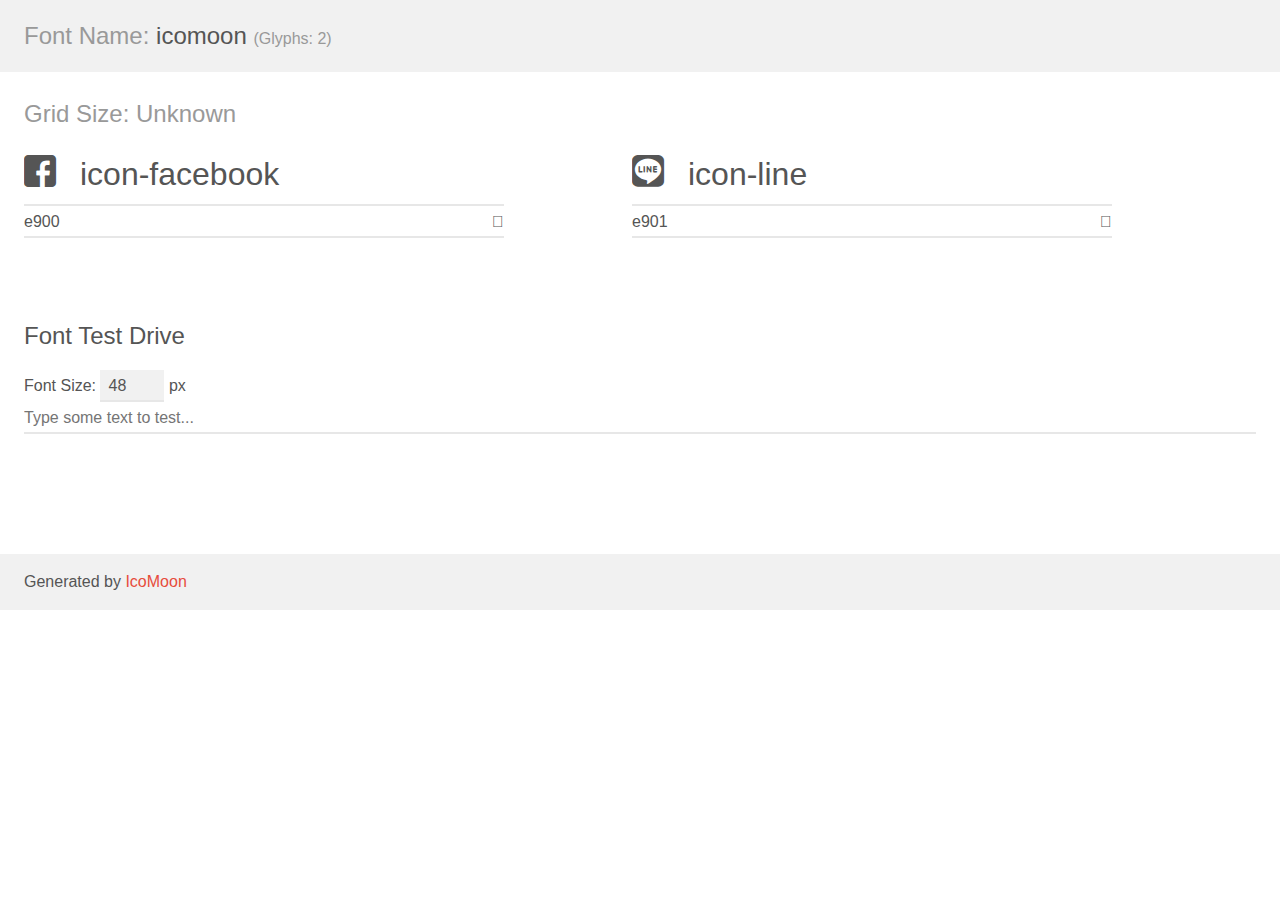
<file: icomoon/demo.html>
<!doctype html>
<html>
<head>
    <meta charset="utf-8">
    <title>IcoMoon Demo</title>
    <meta name="description" content="An Icon Font Generated By IcoMoon.io">
    <meta name="viewport" content="width=device-width, initial-scale=1">
    <link rel="stylesheet" href="demo-files/demo.css">
    <link rel="stylesheet" href="style.css"></head>
<body>
    <div class="bgc1 clearfix">
        <h1 class="mhmm mvm"><span class="fgc1">Font Name:</span> icomoon <small class="fgc1">(Glyphs:&nbsp;2)</small></h1>
    </div>
    <div class="clearfix mhl ptl">
        <h1 class="mvm mtn fgc1">Grid Size: Unknown</h1>
        <div class="glyph fs1">
            <div class="clearfix bshadow0 pbs">
                <span class="icon-facebook">
                
                </span>
                <span class="mls"> icon-facebook</span>
            </div>
            <fieldset class="fs0 size1of1 clearfix hidden-false">
                <input type="text" readonly value="e900" class="unit size1of2" />
                <input type="text" maxlength="1" readonly value="&#xe900;" class="unitRight size1of2 talign-right" />
            </fieldset>
            <div class="fs0 bshadow0 clearfix hidden-true">
                <span class="unit pvs fgc1">liga: </span>
                <input type="text" readonly value="" class="liga unitRight" />
            </div>
        </div>
        <div class="glyph fs1">
            <div class="clearfix bshadow0 pbs">
                <span class="icon-line">
                
                </span>
                <span class="mls"> icon-line</span>
            </div>
            <fieldset class="fs0 size1of1 clearfix hidden-false">
                <input type="text" readonly value="e901" class="unit size1of2" />
                <input type="text" maxlength="1" readonly value="&#xe901;" class="unitRight size1of2 talign-right" />
            </fieldset>
            <div class="fs0 bshadow0 clearfix hidden-true">
                <span class="unit pvs fgc1">liga: </span>
                <input type="text" readonly value="" class="liga unitRight" />
            </div>
        </div>
    </div>

    <!--[if gt IE 8]><!-->
    <div class="mhl clearfix mbl">
        <h1>Font Test Drive</h1>
        <label>
            Font Size: <input id="fontSize" type="number" class="textbox0 mbm"
            min="8" value="48" />
            px
        </label>
        <input id="testText" type="text" class="phl size1of1 mvl"
        placeholder="Type some text to test..." value=""/>
        <div id="testDrive" class="icon-">&nbsp;
        </div>
    </div>
    <!--<![endif]-->
    <div class="bgc1 clearfix">
        <p class="mhl">Generated by <a href="https://icomoon.io/app">IcoMoon</a></p>
    </div>

    <script src="demo-files/demo.js"></script>
</body>
</html>
</file>
<file: fonts/stylesheet.css>
/*! Generated by Font Squirrel (https://www.fontsquirrel.com) on August 25, 2017 */



@font-face {
    font-family: 'db_airystd_bd_it';
    src: url('db_airy_std_bd_it_v3.2-webfont.woff2') format('woff2'),
         url('db_airy_std_bd_it_v3.2-webfont.woff') format('woff');
    font-weight: normal;
    font-style: normal;

}




@font-face {
    font-family: 'db_airystd_bd';
    src: url('db_airy_std_bd_v3.2-webfont.woff2') format('woff2'),
         url('db_airy_std_bd_v3.2-webfont.woff') format('woff');
    font-weight: normal;
    font-style: normal;

}




@font-face {
    font-family: 'db_airystd_blk_it';
    src: url('db_airy_std_blk_it_v3.2-webfont.woff2') format('woff2'),
         url('db_airy_std_blk_it_v3.2-webfont.woff') format('woff');
    font-weight: normal;
    font-style: normal;

}




@font-face {
    font-family: 'db_airystd_blk';
    src: url('db_airy_std_blk_v3.2-webfont.woff2') format('woff2'),
         url('db_airy_std_blk_v3.2-webfont.woff') format('woff');
    font-weight: normal;
    font-style: normal;

}




@font-face {
    font-family: 'db_airystd_it';
    src: url('db_airy_std_it_v3.2-webfont.woff2') format('woff2'),
         url('db_airy_std_it_v3.2-webfont.woff') format('woff');
    font-weight: normal;
    font-style: normal;

}




@font-face {
    font-family: 'db_airystd_li_it';
    src: url('db_airy_std_li_it_v3.2-webfont.woff2') format('woff2'),
         url('db_airy_std_li_it_v3.2-webfont.woff') format('woff');
    font-weight: normal;
    font-style: normal;

}




@font-face {
    font-family: 'db_airystd_li';
    src: url('db_airy_std_li_v3.2-webfont.woff2') format('woff2'),
         url('db_airy_std_li_v3.2-webfont.woff') format('woff');
    font-weight: normal;
    font-style: normal;

}




@font-face {
    font-family: 'db_airystd_med_it';
    src: url('db_airy_std_med_it_v3.2-webfont.woff2') format('woff2'),
         url('db_airy_std_med_it_v3.2-webfont.woff') format('woff');
    font-weight: normal;
    font-style: normal;

}




@font-face {
    font-family: 'db_airystd_med';
    src: url('db_airy_std_med_v3.2-webfont.woff2') format('woff2'),
         url('db_airy_std_med_v3.2-webfont.woff') format('woff');
    font-weight: normal;
    font-style: normal;

}




@font-face {
    font-family: 'db_airystd_thin_it';
    src: url('db_airy_std_thin_it_v3.2-webfont.woff2') format('woff2'),
         url('db_airy_std_thin_it_v3.2-webfont.woff') format('woff');
    font-weight: normal;
    font-style: normal;

}




@font-face {
    font-family: 'db_airystd_thin';
    src: url('db_airy_std_thin_v3.2-webfont.woff2') format('woff2'),
         url('db_airy_std_thin_v3.2-webfont.woff') format('woff');
    font-weight: normal;
    font-style: normal;

}




@font-face {
    font-family: 'db_airystd';
    src: url('db_airy_std_v3.2-webfont.woff2') format('woff2'),
         url('db_airy_std_v3.2-webfont.woff') format('woff');
    font-weight: normal;
    font-style: normal;

}
</file>
<file: icomoon/demo-files/demo.css>
body {
  padding: 0;
  margin: 0;
  font-family: sans-serif;
  font-size: 1em;
  line-height: 1.5;
  color: #555;
  background: #fff;
}
h1 {
  font-size: 1.5em;
  font-weight: normal;
}
small {
  font-size: .66666667em;
}
a {
  color: #e74c3c;
  text-decoration: none;
}
a:hover, a:focus {
  box-shadow: 0 1px #e74c3c;
}
.bshadow0, input {
  box-shadow: inset 0 -2px #e7e7e7;
}
input:hover {
  box-shadow: inset 0 -2px #ccc;
}
input, fieldset {
  font-family: sans-serif;
  font-size: 1em;
  margin: 0;
  padding: 0;
  border: 0;
}
input {
  color: inherit;
  line-height: 1.5;
  height: 1.5em;
  padding: .25em 0;
}
input:focus {
  outline: none;
  box-shadow: inset 0 -2px #449fdb;
}
.glyph {
  font-size: 16px;
  width: 15em;
  padding-bottom: 1em;
  margin-right: 4em;
  margin-bottom: 1em;
  float: left;
  overflow: hidden;
}
.liga {
  width: 80%;
  width: calc(100% - 2.5em);
}
.talign-right {
  text-align: right;
}
.talign-center {
  text-align: center;
}
.bgc1 {
  background: #f1f1f1;
}
.fgc1 {
  color: #999;
}
.fgc0 {
  color: #000;
}
p {
  margin-top: 1em;
  margin-bottom: 1em;
}
.mvm {
  margin-top: .75em;
  margin-bottom: .75em;
}
.mtn {
  margin-top: 0;
}
.mtl, .mal {
  margin-top: 1.5em;
}
.mbl, .mal {
  margin-bottom: 1.5em;
}
.mal, .mhl {
  margin-left: 1.5em;
  margin-right: 1.5em;
}
.mhmm {
  margin-left: 1em;
  margin-right: 1em;
}
.mls {
  margin-left: .25em;
}
.ptl {
  padding-top: 1.5em;
}
.pbs, .pvs {
  padding-bottom: .25em;
}
.pvs, .pts {
  padding-top: .25em;
}
.unit {
  float: left;
}
.unitRight {
  float: right;
}
.size1of2 {
  width: 50%;
}
.size1of1 {
  width: 100%;
}
.clearfix:before, .clearfix:after {
  content: " ";
  display: table;
}
.clearfix:after {
  clear: both;
}
.hidden-true {
  display: none;
}
.textbox0 {
  width: 3em;
  background: #f1f1f1;
  padding: .25em .5em;
  line-height: 1.5;
  height: 1.5em;
}
#testDrive {
  display: block;
  padding-top: 24px;
  line-height: 1.5;
}
.fs0 {
  font-size: 16px;
}
.fs1 {
  font-size: 32px;
}
</file>
<file: icomoon/style.css>
@font-face {
  font-family: 'icomoon';
  src:  url('fonts/icomoon.eot?rzf39o');
  src:  url('fonts/icomoon.eot?rzf39o#iefix') format('embedded-opentype'),
    url('fonts/icomoon.ttf?rzf39o') format('truetype'),
    url('fonts/icomoon.woff?rzf39o') format('woff'),
    url('fonts/icomoon.svg?rzf39o#icomoon') format('svg');
  font-weight: normal;
  font-style: normal;
}

[class^="icon-"], [class*=" icon-"] {
  /* use !important to prevent issues with browser extensions that change fonts */
  font-family: 'icomoon' !important;
  speak: none;
  font-style: normal;
  font-weight: normal;
  font-variant: normal;
  text-transform: none;
  line-height: 1;

  /* Better Font Rendering =========== */
  -webkit-font-smoothing: antialiased;
  -moz-osx-font-smoothing: grayscale;
}

.icon-facebook:before {
  content: "\e900";
}
.icon-line:before {
  content: "\e901";
}
</file>
<file: fonts/specimen_files/specimen_stylesheet.css>
@import url('grid_12-825-55-15.css');

/*  
	CSS Reset by Eric Meyer - Released under Public Domain
    http://meyerweb.com/eric/tools/css/reset/
*/
html, body, div, span, applet, object, iframe,
h1, h2, h3, h4, h5, h6, p, blockquote, pre,
a, abbr, acronym, address, big, cite, code,
del, dfn, em, font, img, ins, kbd, q, s, samp,
small, strike, strong, sub, sup, tt, var,
b, u, i, center, dl, dt, dd, ol, ul, li,
fieldset, form, label, legend, table, 
caption, tbody, tfoot, thead, tr, th, td 
                  {margin: 0;padding: 0;border: 0;outline: 0;
                  font-size: 100%;vertical-align: baseline;
                  background: transparent;}
body              {line-height: 1;}
ol, ul            {list-style: none;}
blockquote, q     {quotes: none;}
blockquote:before, blockquote:after,
q:before, q:after {content: '';	content: none;}
:focus            {outline: 0;}
ins               {text-decoration: none;}
del               {text-decoration: line-through;}
table             {border-collapse: collapse;border-spacing: 0;}




body {
	color: #000;
	background-color: #dcdcdc;
}

a {
	text-decoration: none;
	color: #1883ba;
}

h1{
	font-size: 32px;
	font-weight: normal;
	font-style: normal;
	margin-bottom: 18px;
}

h2{
	font-size: 18px;
}

#container {
	width: 865px;
	margin: 0px auto;
}


#header {
	padding: 20px;
	font-size: 36px;
	background-color: #000;
	color: #fff;
}

#header span {
	color: #666;
}
#main_content {
	background-color: #fff;
	padding: 60px 20px 20px;
}


#footer p {
	margin: 0;
	padding-top: 10px;
	padding-bottom: 50px;
	color: #333;
	font: 10px Arial, sans-serif;
}

.tabs {
	width: 100%;
	height: 31px;
	background-color: #444;
}
.tabs li {
	float:  left;
	margin: 0;
	overflow: hidden;
	background-color: #444;
}
.tabs li a {
	display: block;
	color: #fff;
	text-decoration: none;
	font: bold 11px/11px 'Arial';
	text-transform: uppercase;
	padding: 10px 15px;
	border-right: 1px solid #fff;
}

.tabs li a:hover {
		background-color: #00b3ff;

}

.tabs li.active a {
	color:  #000;
	background-color: #fff;
}



div.huge {
	
	font-size: 300px;
	line-height: 1em;
	padding: 0;
	letter-spacing: -.02em;
	overflow: hidden;
}
div.glyph_range {
	font-size: 72px;
	line-height: 1.1em;
}

.size10{ font-size: 10px; }
.size11{ font-size: 11px; }
.size12{ font-size: 12px; }
.size13{ font-size: 13px; }
.size14{ font-size: 14px; }
.size16{ font-size: 16px; }
.size18{ font-size: 18px; }
.size20{ font-size: 20px; }
.size24{ font-size: 24px; }
.size30{ font-size: 30px; }
.size36{ font-size: 36px; }
.size48{ font-size: 48px; }
.size60{ font-size: 60px; }
.size72{ font-size: 72px; }
.size90{ font-size: 90px; }


.psample_row1 {	height: 120px;}
.psample_row1 {	height: 120px;}
.psample_row2 {	height: 160px;}
.psample_row3 {	height: 160px;}
.psample_row4 {	height: 160px;}

.psample {
	overflow: hidden;
	position: relative;
}
.psample p {
	line-height: 1.3em;
	display: block;
	overflow: hidden;
	margin: 0;
}

.psample span {
	margin-right: .5em;
}

.white_blend {
	width: 100%;
	height: 61px;
	background-image: url([data-uri]);
	position: absolute;
	bottom: 0;
}
.black_blend {
	width: 100%;
	height: 61px;
	background-image: url([data-uri]);
	position: absolute;
	bottom: 0;
}
.fullreverse {
	background:  #000 !important;
	color:  #fff !important;
	margin-left: -20px;
	padding-left: 20px;
	margin-right: -20px;
	padding-right: 20px;
	padding: 20px;
	margin-bottom:0;
}


.sample_table td {
	padding-top: 3px;
	padding-bottom:5px;
	padding-left: 5px;
	vertical-align: middle;
	line-height: 1.2em;
}

.sample_table td:first-child {
	background-color: #eee;
	text-align: right;
	padding-right: 5px;
	padding-left: 0;
	padding: 5px;
	font: 11px/12px "Courier New", Courier, mono;
}

code {
	white-space: pre;
	background-color: #eee;
	display: block;
	padding: 10px;
	margin-bottom: 18px;
	overflow: auto;
}


.bottom,.last 	{margin-bottom:0 !important; padding-bottom:0 !important;}

.box  { 
  padding: 18px; 
  margin-bottom: 18px; 
  background: #eee; 
}

.reverse,.reversed { background:  #000 !important;color:  #fff !important; border: none !important;}

#bodycomparison {
	position: relative;
	overflow: hidden;
	font-size: 72px;
	height: 90px;
	white-space: nowrap;
}

#bodycomparison div{
	font-size: 72px;
	line-height: 90px;
	display: inline;
	margin: 0 15px 0 0;
	padding: 0;
}

#bodycomparison div span{
	font: 10px Arial;
	position: absolute;
	left: 0;
}
#xheight {
	float: none;
	position: absolute;
	color: #d9f3ff;
	font-size: 72px;
	line-height: 90px;
}

.fontbody {
 position: relative;
}
.arialbody{
	font-family: Arial;
	position: relative;
}
.verdanabody{
	font-family: Verdana;
	position: relative;
}
.georgiabody{
	font-family: Georgia;
	position: relative;
}

/* @group Layout page
 */

#layout h1 {
	font-size: 36px;
	line-height: 42px;
	font-weight: normal;
	font-style: normal;
}

#layout h2 {
	font-size: 24px;
	line-height: 23px;
	font-weight: normal;
	font-style: normal;
}

#layout h3 {
	font-size: 22px;
	line-height: 1.4em;
	margin-top: 1em;
	font-weight: normal;
	font-style: normal;
}


#layout p.byline {
	font-size: 12px;
	margin-top: 18px;
	line-height: 12px;
	margin-bottom: 0;
}
#layout p {
	font-size: 14px;
	line-height: 21px;
	margin-bottom: .5em;
}

#layout p.large{
	font-size: 18px;
	line-height: 26px;
}

#layout .sidebar p{
	font-size: 12px;
	line-height: 1.4em;
}

#layout p.caption {
	font-size: 10px;
	margin-top: -16px;
	margin-bottom: 18px;
}

/* @end */

/* @group Glyphs */

#glyph_chart div{
	background-color: #d9f3ff;
	color: black;
	float: left;
	font-size: 36px;
	height: 1.2em;
	line-height: 1.2em;
	margin-bottom: 1px;
	margin-right: 1px;
	text-align: center;
	width: 1.2em;
	position: relative;
	padding: .6em .2em .2em;
}

#glyph_chart div p {
	position: absolute;
	left: 0;
	top: 0;
	display: block;
	text-align: center;
	font: bold 9px Arial, sans-serif;
	background-color: #3a768f;
	width: 100%;
	color: #fff;
	padding: 2px 0;
}


#glyphs h1 {
	font-family: Arial, sans-serif;
}
/* @end */

/* @group Installing */

#installing {
	font: 13px Arial, sans-serif;
}

#installing p,
#glyphs p{
	line-height: 1.2em;
	margin-bottom: 18px;
	font: 13px Arial, sans-serif;
}



#installing h3{
	font-size: 15px;
	margin-top: 18px;
}

/* @end */

#rendering h1 {
	font-family: Arial, sans-serif;
}
.render_table td {
	font: 11px "Courier New", Courier, mono;
	vertical-align: middle;
}
</file>
